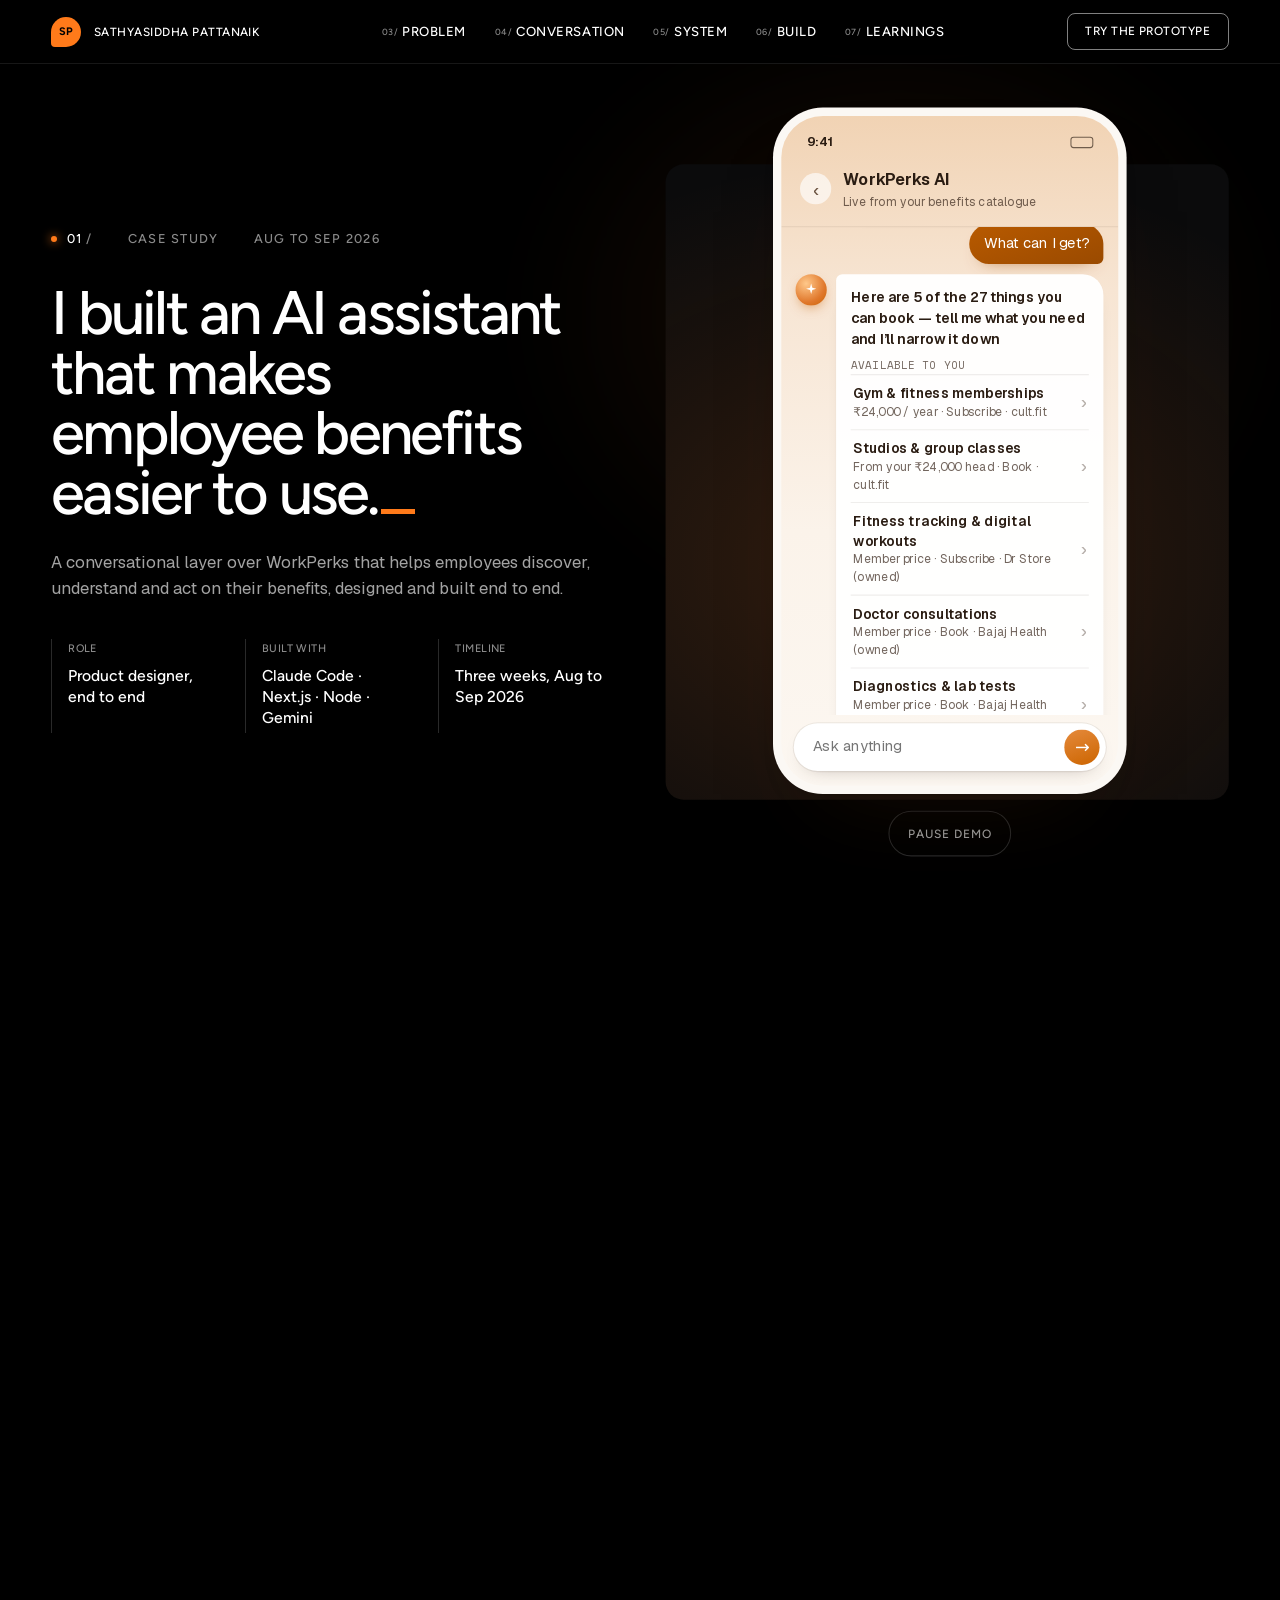
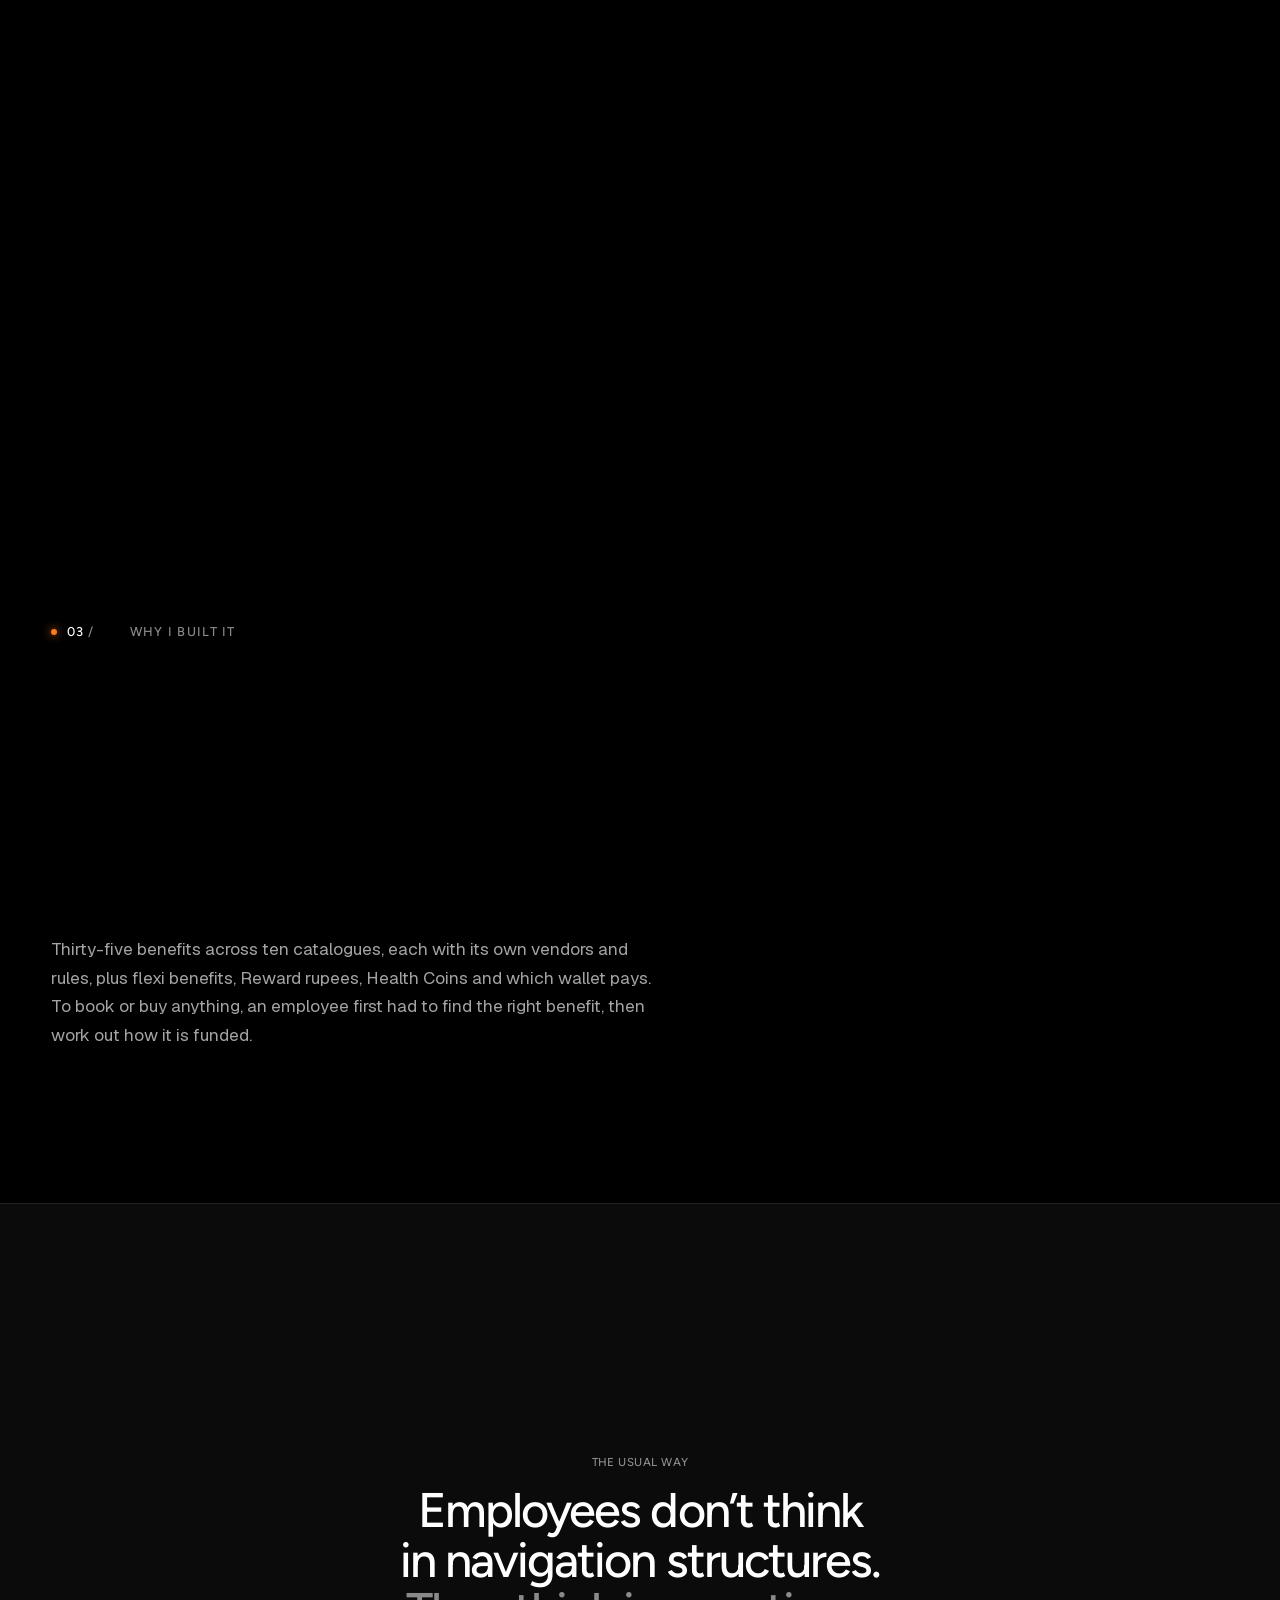
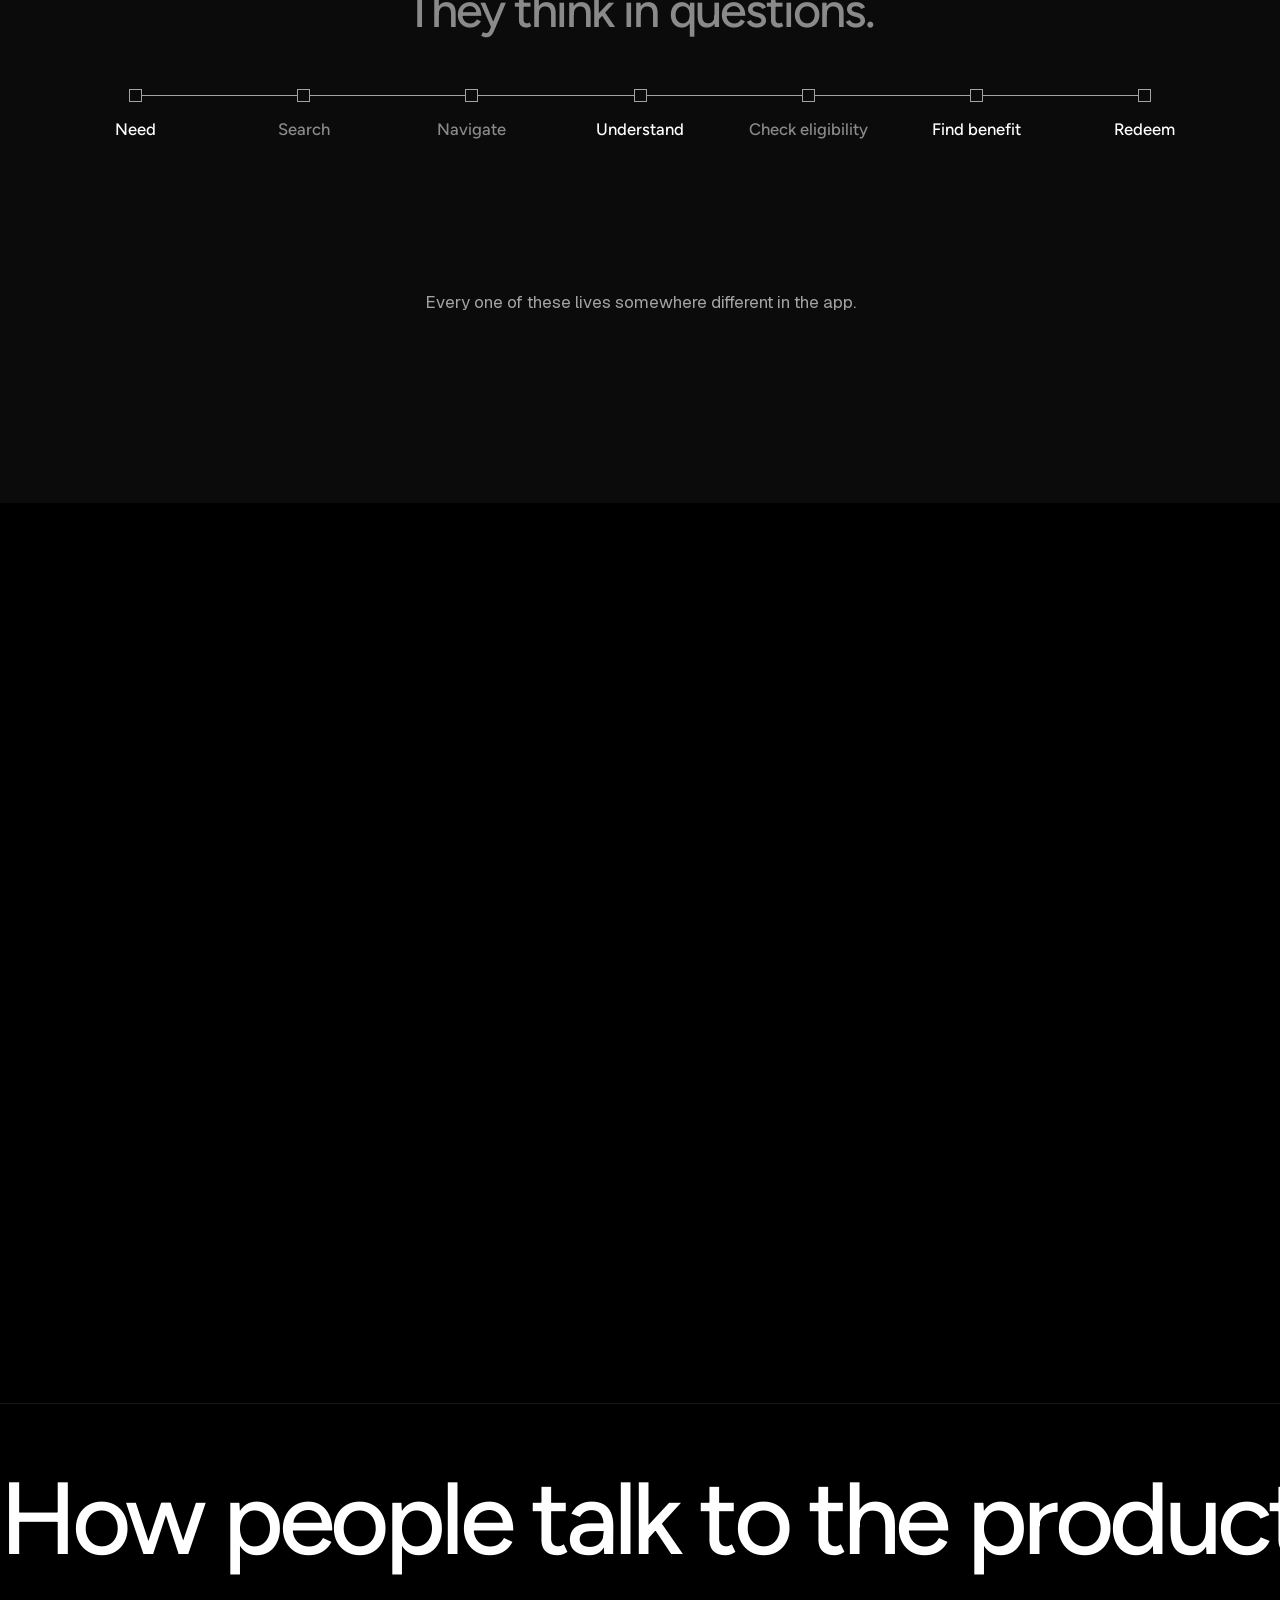
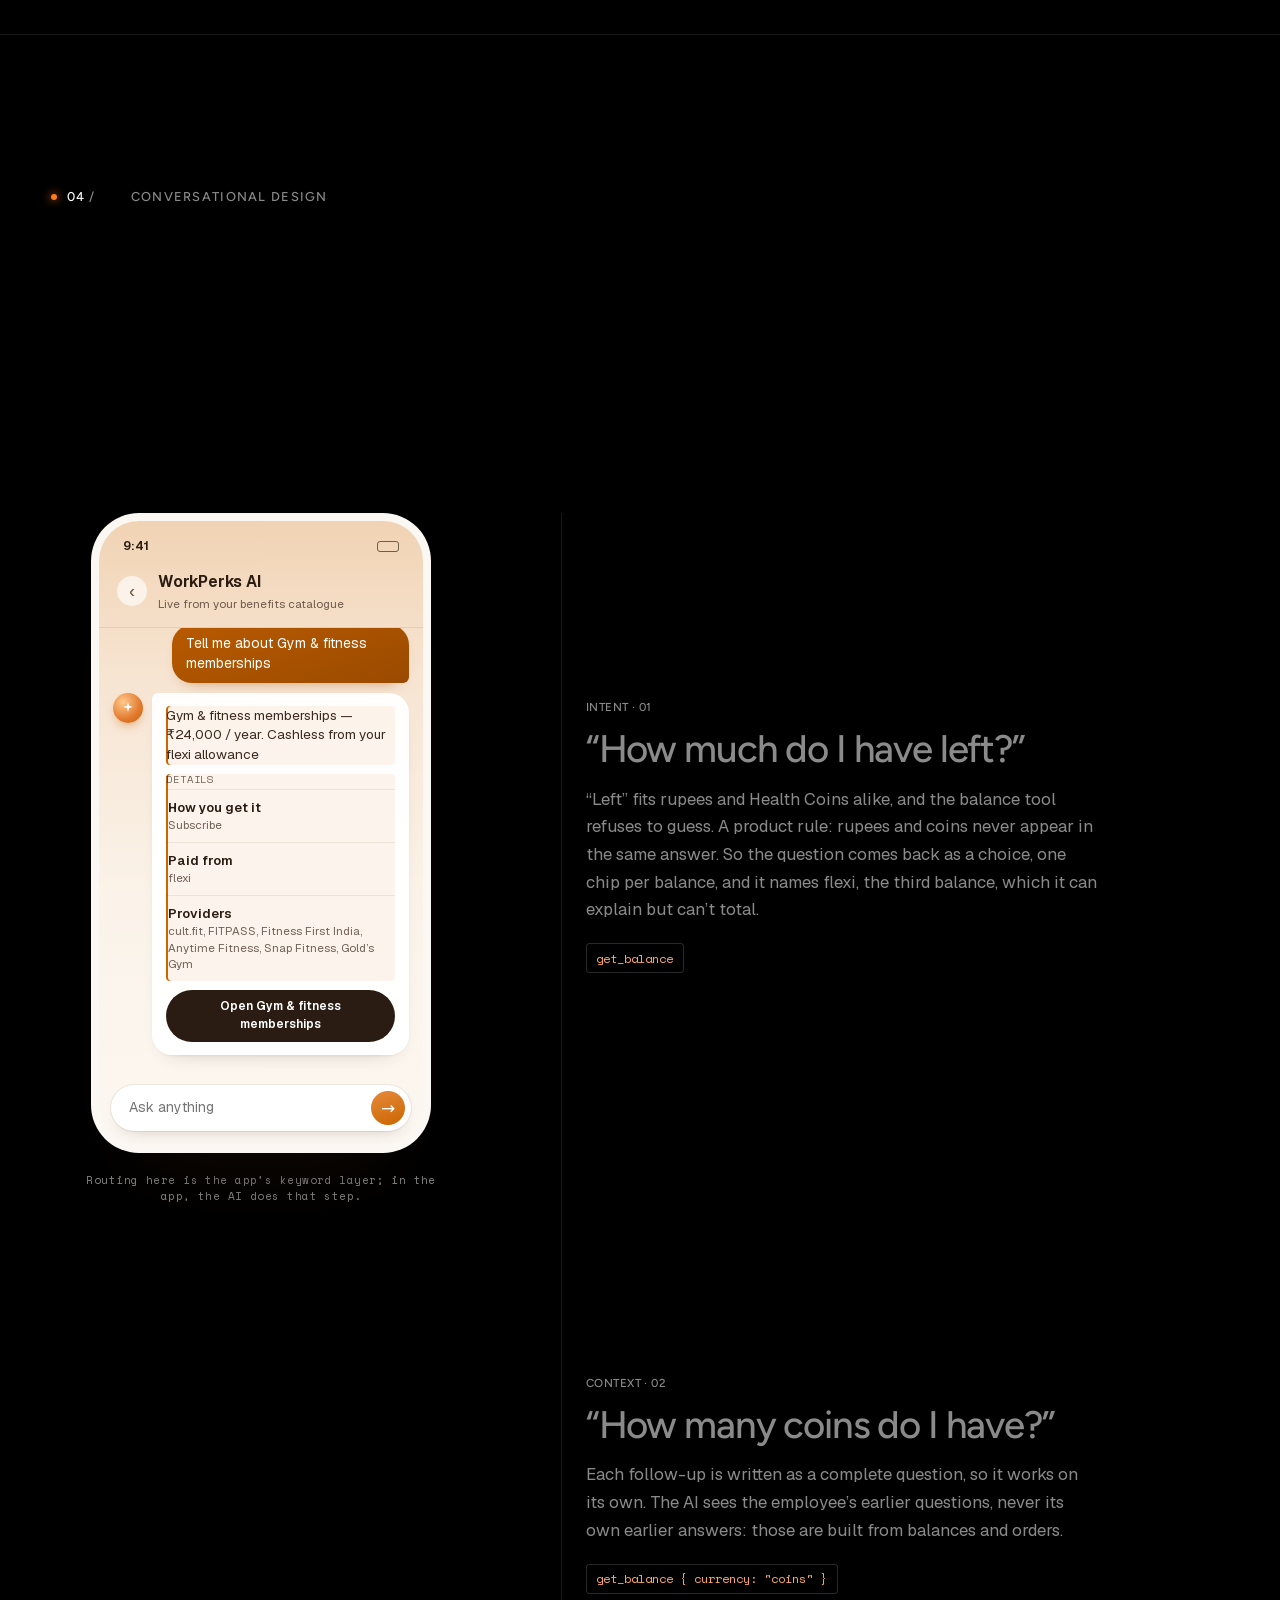
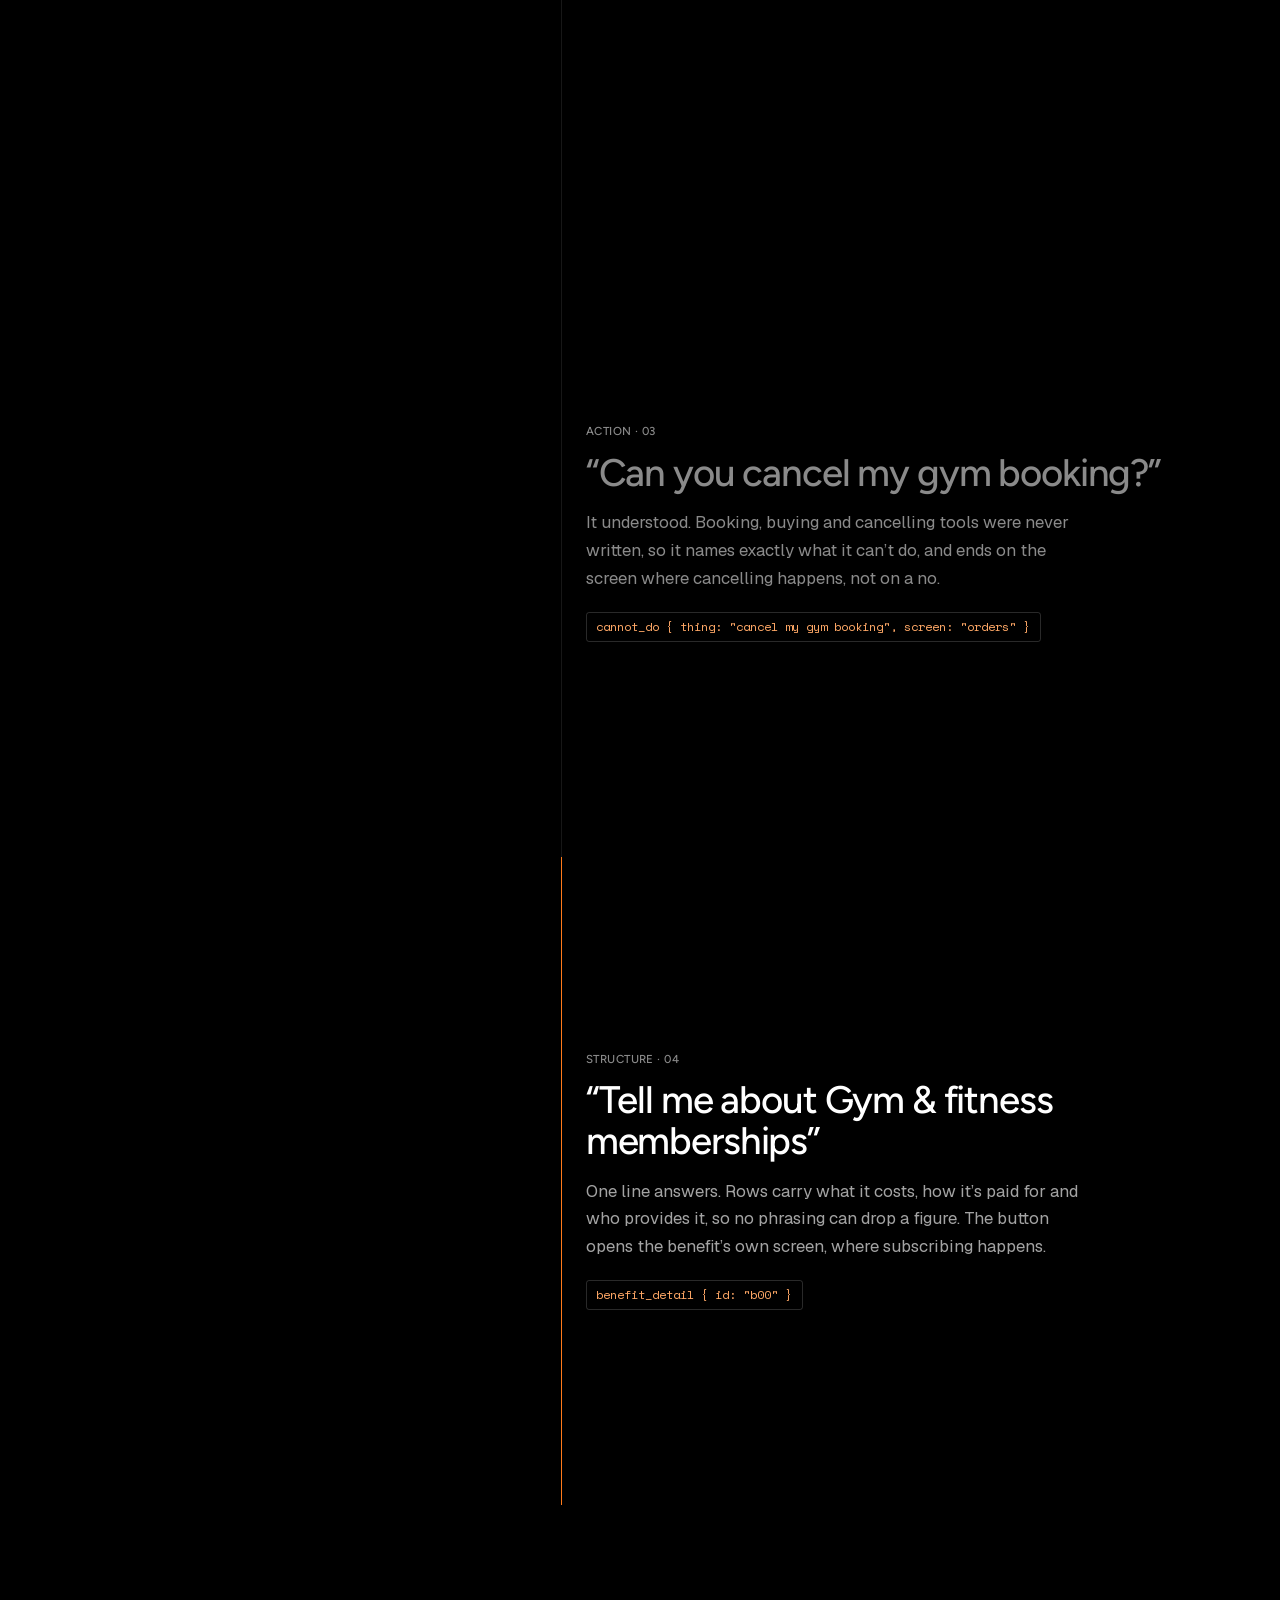
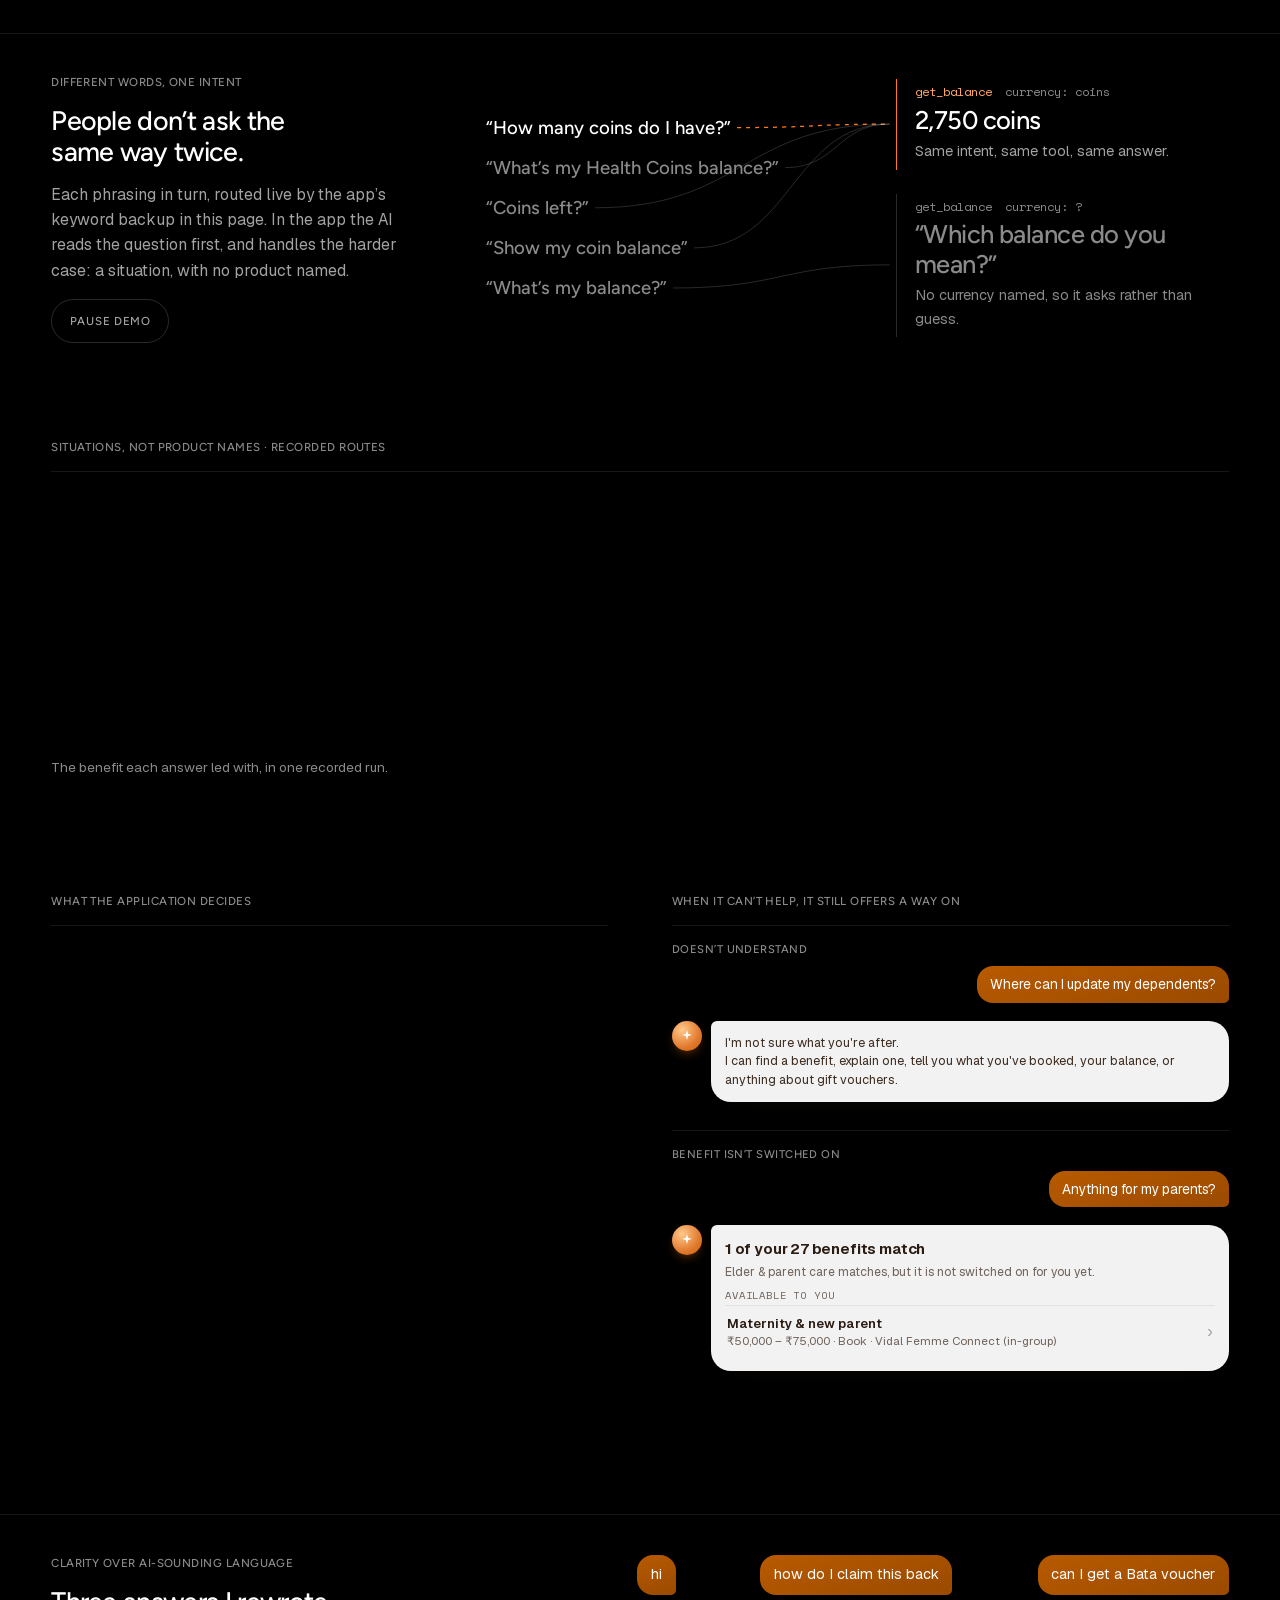
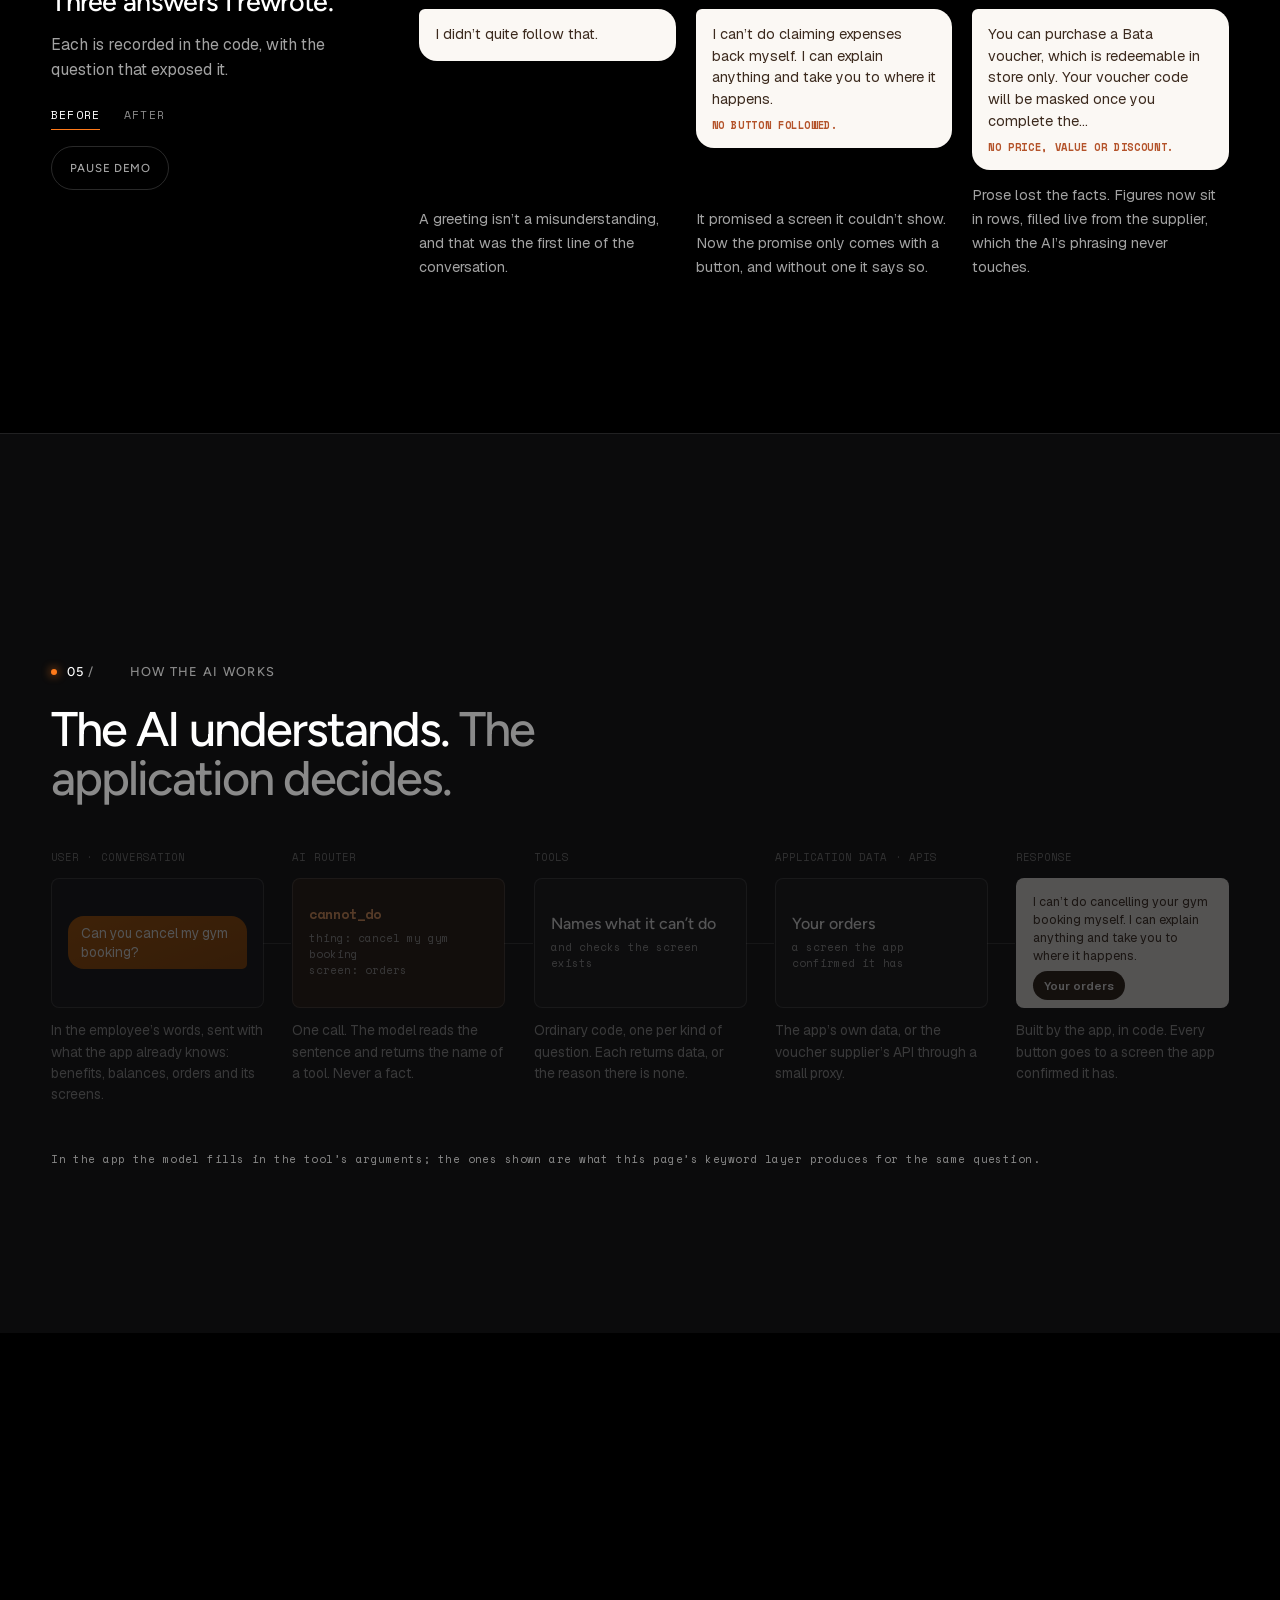
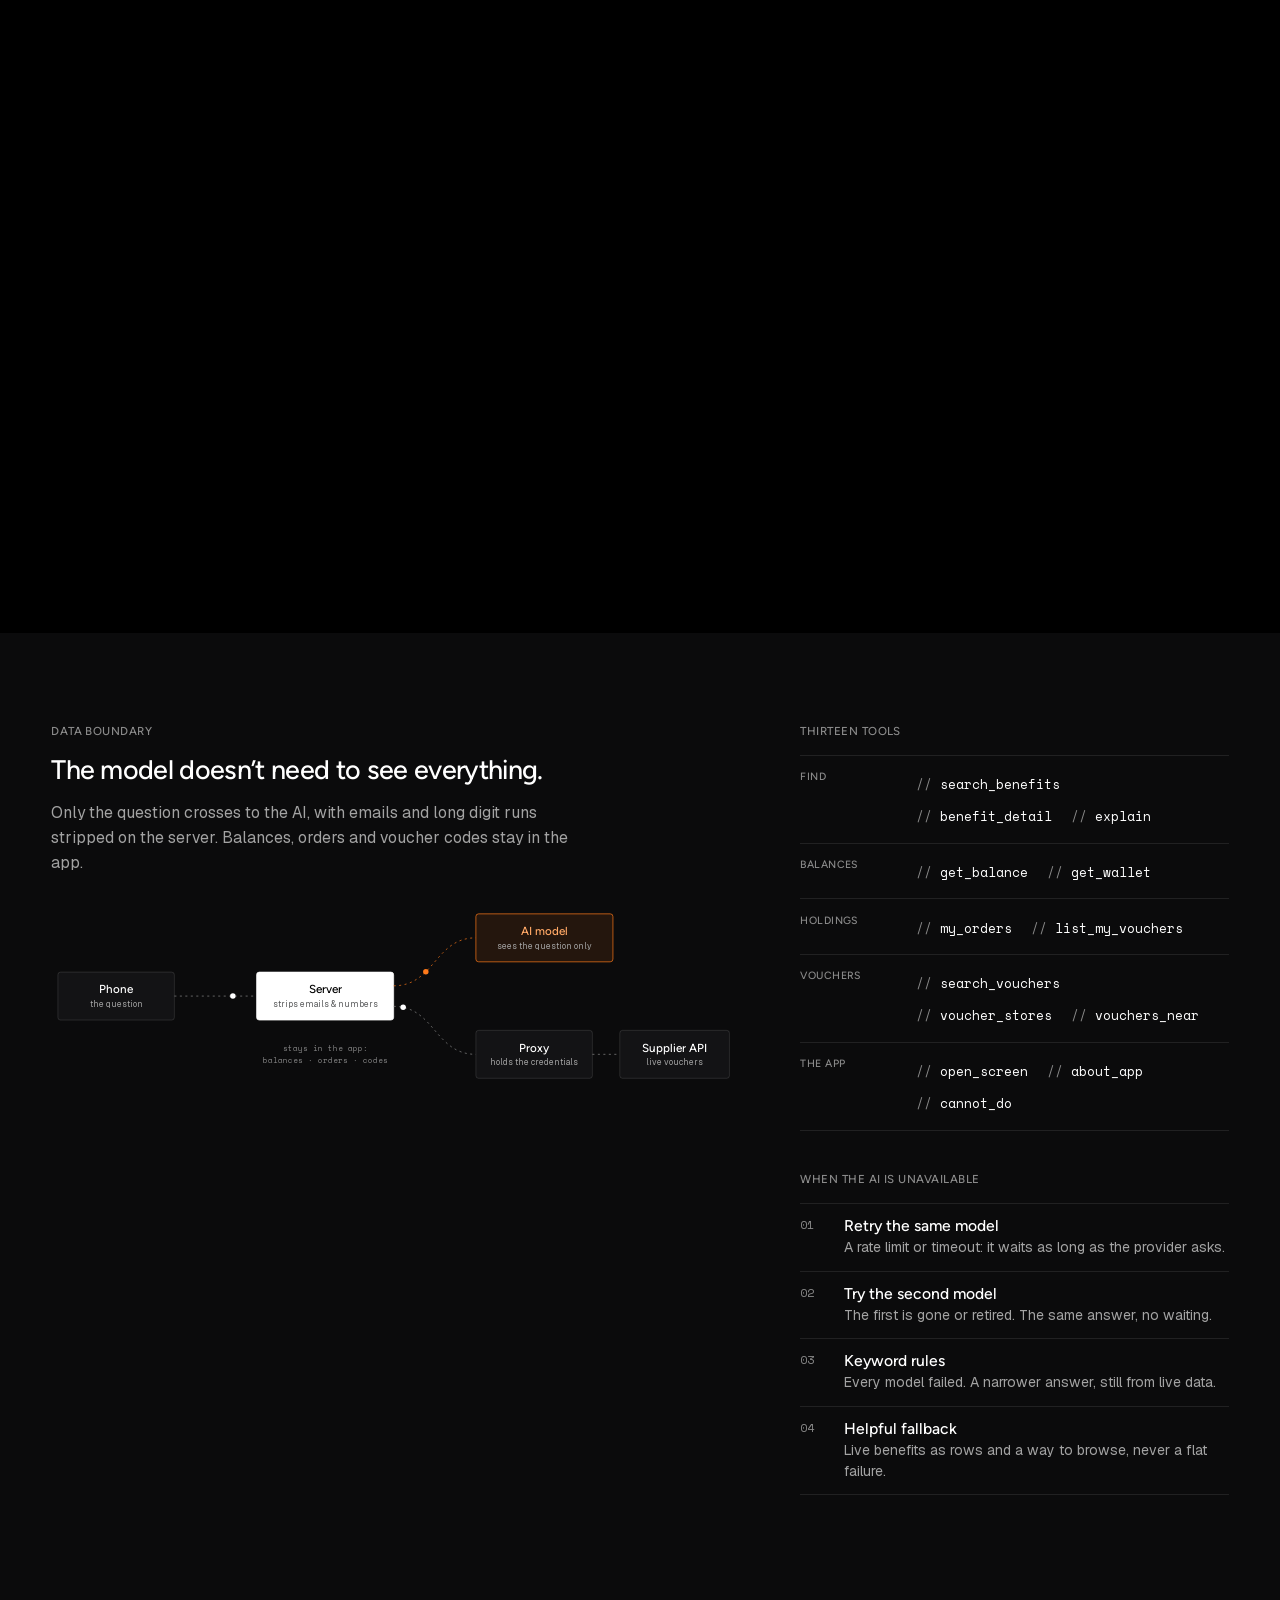
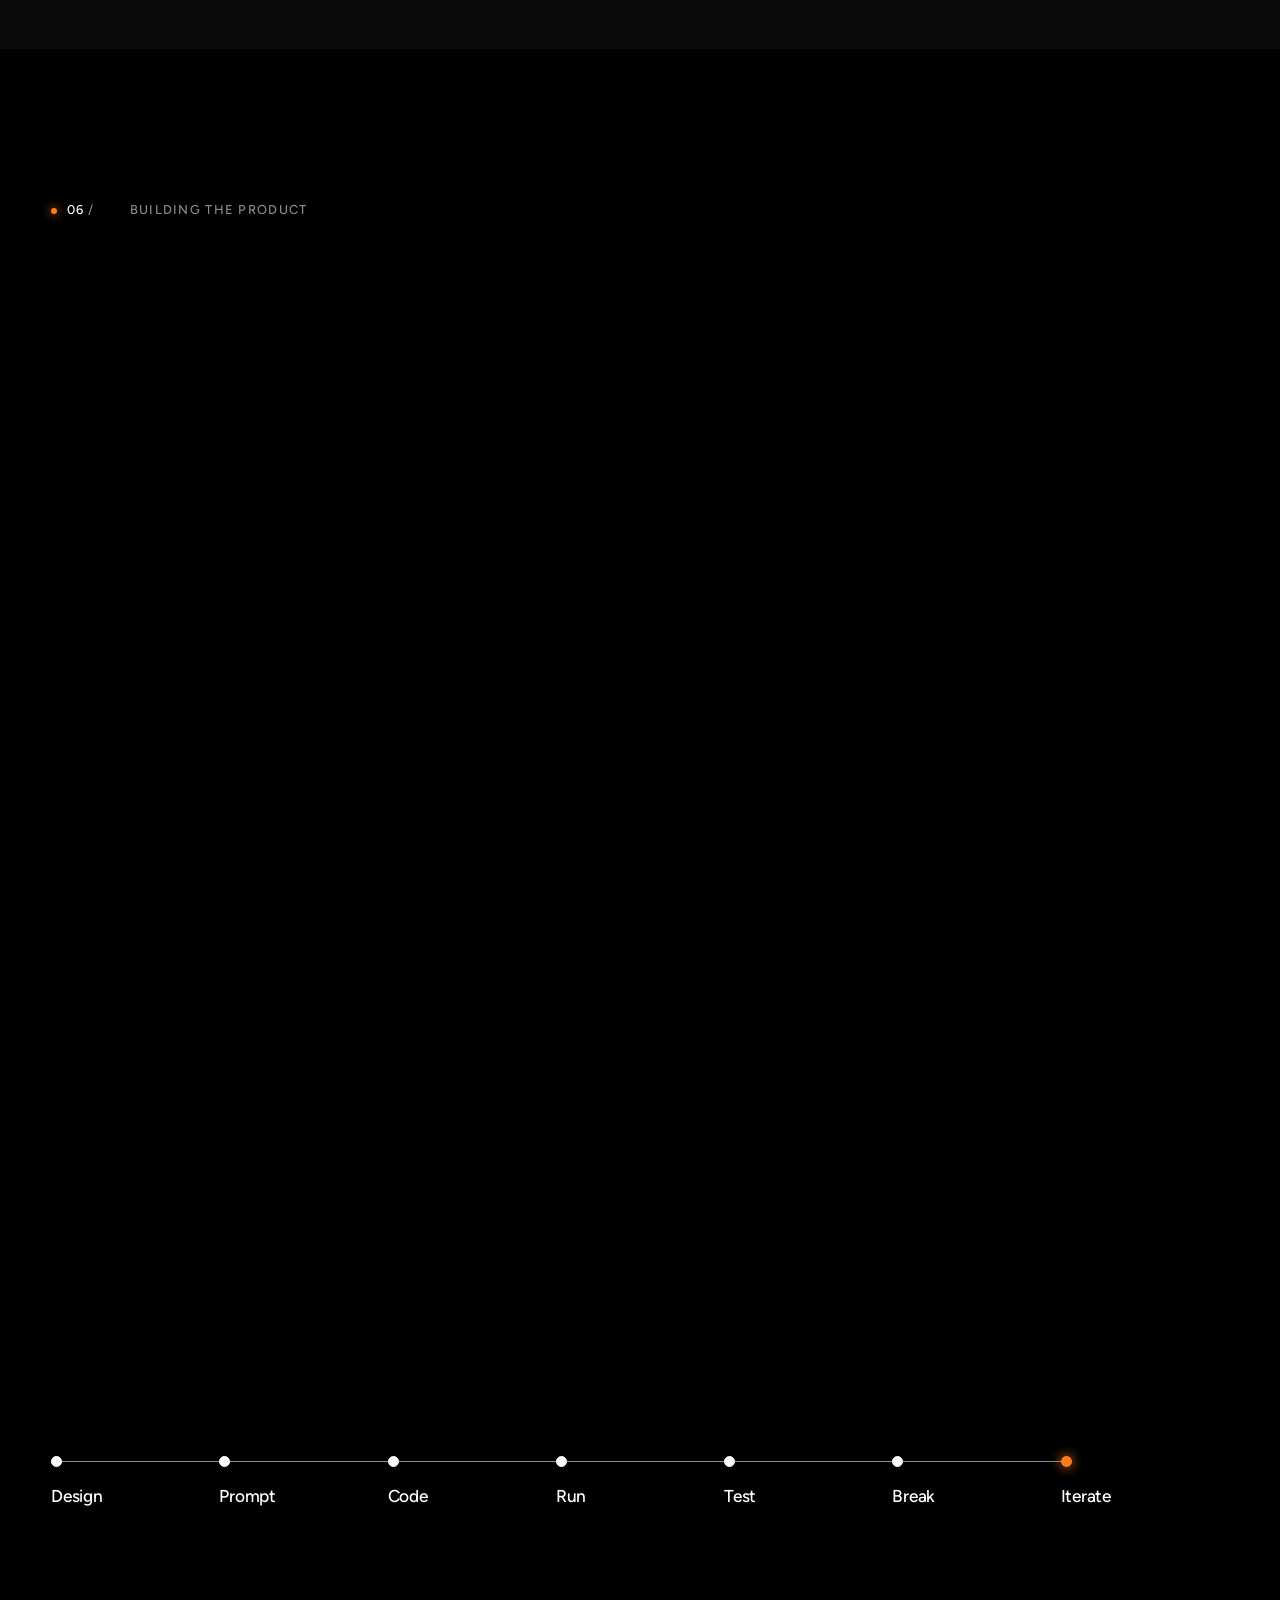
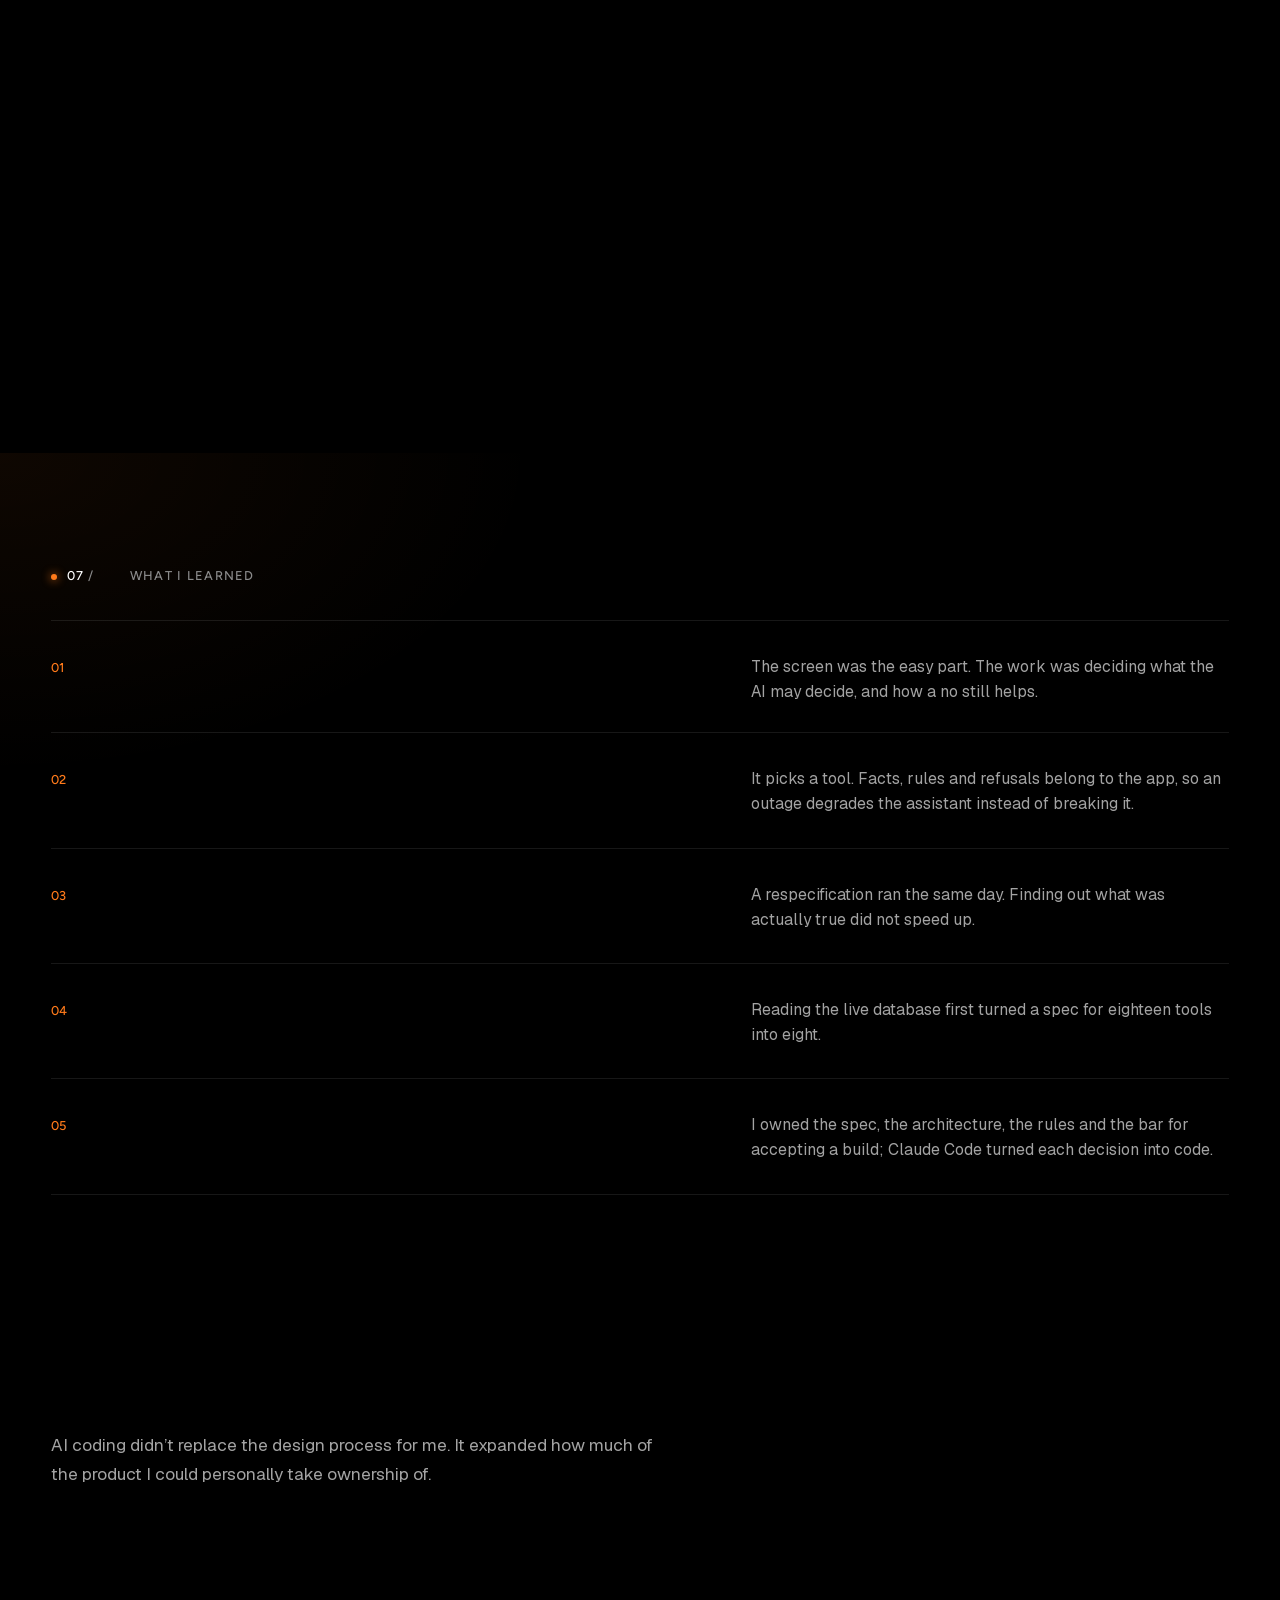
<file: index.html>
<!doctype html>
<html lang="en">
<head>
<meta charset="utf-8">
<meta name="viewport" content="width=device-width, initial-scale=1">
<meta name="color-scheme" content="dark">
<meta name="theme-color" content="#111214">
<link rel="icon" href="data:image/svg+xml,%3Csvg xmlns='http://www.w3.org/2000/svg' viewBox='0 0 32 32'%3E%3Crect width='32' height='32' rx='4' fill='%23111214'/%3E%3Ccircle cx='16' cy='16' r='6' fill='%23FF8A3D'/%3E%3C/svg%3E">
<title>WorkPerks Chatbot, a product design case study</title>
<meta name="description" content="I built an AI assistant that makes employee benefits easier to use, designed and built end to end.">
<link rel="preload" href="public/fonts/figtree-var.woff2" as="font" type="font/woff2" crossorigin>
<link rel="preload" href="public/fonts/Geist-var-latin.woff2" as="font" type="font/woff2" crossorigin>
<link rel="stylesheet" href="fonts.css">
<link rel="stylesheet" href="story.css">
<script>document.documentElement.classList.add('js');</script>
</head>
<body>
<a class="skip" href="#problem">Skip to the case study</a>

<header class="bar" aria-label="Case study">
  <a class="bar-id" href="https://uxsiddha.github.io/home" aria-label="Sathyasiddha Pattanaik, portfolio home"><b>SP</b><span>Sathyasiddha Pattanaik</span></a>
  <nav class="bar-nav" aria-label="Chapters">
    <a class="slink" href="#problem"><sup>03/</sup>Problem</a><a class="slink" href="#conv-design"><sup>04/</sup>Conversation</a><a class="slink" href="#works"><sup>05/</sup>System</a><a class="slink" href="#building"><sup>06/</sup>Build</a><a class="slink" href="#learnings"><sup>07/</sup>Learnings</a>
  </nav>
  <a class="btn btn-solid" href="#try">Try the prototype</a>
  <span class="bar-progress" aria-hidden="true"><i></i></span>
</header>

<main id="main">

<!-- ================================================= 01 HERO -> 02 WHAT I BUILT
     One pinned stage, one phone. The headline gives way to the product as the
     phone crosses the stage; a lighter surface opens behind it. -->
<section class="act-a pin" id="top" data-pin data-span="0.7" aria-labelledby="hero-h">
  <div class="pin-stage">
    <div class="a-surface" aria-hidden="true"></div>
    <div class="wrap a-grid">
      <div class="a-hero">
        <div class="mark"><span>01</span><span>Case study</span><span>Aug to Sep 2026</span></div>
        <h1 id="hero-h" class="h-hero">I built an AI assistant that makes employee benefits easier to use.<span class="cur" aria-hidden="true"></span></h1>
        <p class="lede">A conversational layer over WorkPerks that helps employees discover, understand and act on their benefits, designed and built end to end.</p>
        <dl class="cols">
          <div><dt>Role</dt><dd>Product designer, end to end</dd></div>
          <div><dt>Built with</dt><dd>Claude Code &middot; Next.js &middot; Node &middot; Gemini</dd></div>
          <div><dt>Timeline</dt><dd>Three weeks, Aug to Sep 2026</dd></div>
        </dl>
      </div>
      <div class="a-phone"><div class="phone" id="phone-hero"></div></div>
      <div class="a-built" id="built">
        <div class="mark"><span>02</span><span>What I built</span></div>
        <h2 class="h-sec" id="built-h" tabindex="-1">An assistant inside a corporate benefits app.</h2>
        <p class="body">It finds what the company offers, explains what a benefit covers, reads what an employee already holds, and takes them to the screen where they act.</p>
        <ol class="asks is-auto" id="built-asks" aria-label="The questions the phone is answering">
          <li data-q="What can I get?"><span>Benefits</span>What can I get?</li>
          <li data-q="How many coins do I have?"><span>Balances</span>How many coins do I have?</li>
          <li data-q="What is flexi?"><span>Policy</span>What is flexi?</li>
          <li data-q="Show me my orders."><span>Holdings</span>Show me my orders.</li>
          <li data-q="Can I get a voucher?"><span>Vouchers</span>Can I get a voucher?</li>
        </ol>
        <p class="fine">The prototype&rsquo;s own tools and renderer, running in this page.</p>
      </div>
    </div>
  </div>
</section>

<!-- ================================================= 03 WHY I BUILT IT -->
<section class="sec problem" id="problem" aria-labelledby="problem-h">
  <div class="wrap">
    <div class="mark"><span>03</span><span>Why I built it</span></div>
    <h2 id="problem-h" class="h-statement rv">The problem wasn&rsquo;t a lack of benefits. <em>It was the effort required to use them.</em></h2>
    <div class="pb-row">
      <p class="body">Thirty-five benefits across ten catalogues, each with its own vendors and rules, plus flexi benefits, Reward rupees, Health Coins and which wallet pays. To book or buy anything, an employee first had to find the right benefit, then work out how it is funded.</p>
      <dl class="figs">
        <div><dt>Benefits</dt><dd>35</dd></div>
        <div><dt>Catalogues</dt><dd>10</dd></div>
        <div><dt>Currencies</dt><dd>3</dd></div>
      </dl>
    </div>
  </div>
</section>

<!-- the usual journey collapses into one question -->
<section class="act-c pin" id="journey" data-pin data-span="0.75" aria-labelledby="journey-h">
  <div class="pin-stage">
    <div class="wrap c-wrap">
      <div class="c-head">
        <p class="kicker"><span class="c-l0">The usual way</span><span class="c-l1">With the assistant</span></p>
        <h2 id="journey-h" class="h-sec">Employees don&rsquo;t think in navigation structures. <em>They think in questions.</em></h2>
      </div>
      <div class="c-flow">
        <p class="c-old">Need &middot; Search &middot; Navigate &middot; Understand &middot; Check eligibility &middot; Find benefit &middot; Redeem</p>
        <ol class="c-steps" aria-label="The journey, before and after">
          <li class="keep"><i></i><span>Need</span></li>
          <li class="drop"><i></i><span>Search</span></li>
          <li class="drop"><i></i><span>Navigate</span></li>
          <li class="swap"><i></i><span class="a">Understand</span><span class="b">Ask</span></li>
          <li class="drop"><i></i><span>Check eligibility</span></li>
          <li class="swap"><i></i><span class="a">Find benefit</span><span class="b">Understand</span></li>
          <li class="swap"><i></i><span class="a">Redeem</span><span class="b">Act</span></li>
        </ol>
        <div class="c-ask" aria-hidden="true"><span class="c-typed" id="c-typed">Can I use this for Cult?</span><i>&rarr;</i></div>
      </div>
      <p class="c-note"><span class="c-n0">Every one of these lives somewhere different in the app.</span><span class="c-n1">In the assistant, they all start in the same place.</span></p>
    </div>
  </div>
</section>

<div class="band" aria-hidden="true"><div class="band-track"><span>How people talk to the product</span><i></i><span>How people talk to the product</span><i></i><span>How people talk to the product</span><i></i><span>How people talk to the product</span><i></i></div></div>

<!-- ================================================= 04 CONVERSATIONAL DESIGN -->
<section class="sec cd" id="conv-design" aria-labelledby="cd-h">
  <div class="wrap cd-intro">
    <div class="mark"><span>04</span><span>Conversational design</span></div>
    <h2 id="cd-h" class="h-statement rv">I didn&rsquo;t just design the chat interface. <em>I designed how users communicate with the product.</em></h2>
  </div>
  <div class="wrap story" id="story">
    <div class="story-phone">
      <div class="story-stick">
        <div class="phone" id="phone-cd"></div>
        <figure class="cd-app" id="cd-app" aria-hidden="true"><img alt="" loading="lazy" decoding="async"></figure>
        <p class="story-src">Routing here is the app&rsquo;s keyword layer; in the app, the AI does that step.</p>
      </div>
    </div>
    <ol class="story-steps" id="story-steps">
      <li data-step="0">
        <p class="st-k">Intent &middot; 01</p>
        <h3>&ldquo;How much do I have left?&rdquo;</h3>
        <p>&ldquo;Left&rdquo; fits rupees and Health Coins alike, and the balance tool refuses to guess. A product rule: rupees and coins never appear in the same answer. So the question comes back as a choice, one chip per balance, and it names flexi, the third balance, which it can explain but can&rsquo;t total.</p>
        <code class="st-route"></code>
      </li>
      <li data-step="1">
        <p class="st-k">Context &middot; 02</p>
        <h3>&ldquo;How many coins do I have?&rdquo;</h3>
        <p>Each follow-up is written as a complete question, so it works on its own. The AI sees the employee&rsquo;s earlier questions, never its own earlier answers: those are built from balances and orders.</p>
        <code class="st-route"></code>
      </li>
      <li data-step="2">
        <p class="st-k">Action &middot; 03</p>
        <h3>&ldquo;Can you cancel my gym booking?&rdquo;</h3>
        <p>It understood. Booking, buying and cancelling tools were never written, so it names exactly what it can&rsquo;t do, and ends on the screen where cancelling happens, not on a no.</p>
        <code class="st-route"></code>
      </li>
      <li data-step="3">
        <p class="st-k">Structure &middot; 04</p>
        <h3>&ldquo;Tell me about Gym &amp; fitness memberships&rdquo;</h3>
        <p>One line answers. Rows carry what it costs, how it&rsquo;s paid for and who provides it, so no phrasing can drop a figure. The button opens the benefit&rsquo;s own screen, where subscribing happens.</p>
        <code class="st-route"></code>
      </li>
    </ol>
  </div>

  <div class="wrap phr">
    <div class="phr-l">
      <p class="kicker">Different words, one intent</p>
      <h3 class="h-sub">People don&rsquo;t ask the same way twice.</h3>
      <p class="body-sm">Each phrasing in turn, routed live by the app&rsquo;s keyword backup in this page. In the app the AI reads the question first, and handles the harder case: a situation, with no product named.</p>
    </div>
    <div class="cv" id="cv">
      <ul class="cv-says" aria-label="Ways of asking"></ul>
      <svg class="cv-lines" aria-hidden="true"></svg>
      <div class="cv-outs">
        <div class="cv-out" data-out="coins"><p class="cv-tool">get_balance <i>currency: coins</i></p><p class="cv-ans">2,750 coins</p><p class="cv-why">Same intent, same tool, same answer.</p></div>
        <div class="cv-out" data-out="ask"><p class="cv-tool">get_balance <i>currency: ?</i></p><p class="cv-ans">&ldquo;Which balance do you mean?&rdquo;</p><p class="cv-why">No currency named, so it asks rather than guess.</p></div>
      </div>
    </div>
  </div>

  <div class="wrap rec">
    <p class="kicker">Situations, not product names &middot; recorded routes</p>
    <ol class="cv-rec" aria-label="Recorded routes">
      <li><q>cough that won&rsquo;t go away, don&rsquo;t want a waiting room</q><b>Doctor consultations</b><i class="ok">Right</i></li>
      <li><q>trying to give up cigarettes for months</q><b>Health programmes &amp; assessments</b><i class="ok">Right</i></li>
      <li><q>tablets every day for my blood pressure</q><b>Pharmacy &amp; medical supplies</b><i class="ok">Right</i></li>
      <li><q>sleeping badly, running on empty</q><b>Digital challenges</b><i class="no">Wrong &rarr; Employee Assistance Programme</i></li>
    </ol>
    <p class="fine">The benefit each answer led with, in one recorded run.</p>
  </div>

  <div class="wrap trust">
    <div class="tr">
      <p class="kicker">What the application decides</p>
      <dl class="scope">
        <div><dt>It understands</dt><dd>Questions about benefits, balances, orders, gift vouchers and the app itself.</dd></div>
        <div><dt>It can</dt><dd>Find, explain, read what you hold, and open the screen where you act.</dd></div>
        <div><dt>It cannot</dt><dd>Book, buy, cancel or change a declaration. Those tools were never written.</dd></div>
        <div><dt>It never</dt><dd>Shows a full voucher code, adds rupees to coins, invents an address, or answers from memory.</dd></div>
      </dl>
    </div>
    <div class="tr tr-mini">
      <p class="kicker">When it can&rsquo;t help, it still offers a way on</p>
      <div class="mini" data-voice="Where can I update my dependents?" data-take="2"><p class="label">Doesn&rsquo;t understand</p></div>
      <div class="mini" data-voice="Anything for my parents?" data-take="2"><p class="label">Benefit isn&rsquo;t switched on</p></div>
    </div>
  </div>

  <div class="wrap ba-wrap">
    <div class="ba-head">
      <p class="kicker">Clarity over AI-sounding language</p>
      <h3 class="h-sub">Three answers I rewrote.</h3>
      <p class="body-sm">Each is recorded in the code, with the question that exposed it.</p>
      <p class="ba-switch" aria-hidden="true"><span data-ba="before" class="is-on">Before</span><span data-ba="after">After</span></p>
    </div>
    <ol class="ba" id="ba">
      <li>
        <p class="ba-q">hi</p>
        <div class="ba-b is-before"><p>I didn&rsquo;t quite follow that.</p></div>
        <div class="ba-b is-after"><p>I can find a benefit, explain one, tell you what you&rsquo;ve booked, your balance, or anything about gift vouchers.</p><p class="ba-chips"><i>What can I get?</i><i>What have I booked?</i><i>What vouchers do I have?</i></p></div>
        <p class="ba-why">A greeting isn&rsquo;t a misunderstanding, and that was the first line of the conversation.</p>
      </li>
      <li>
        <p class="ba-q">how do I claim this back</p>
        <div class="ba-b is-before"><p>I can&rsquo;t do claiming expenses back myself. I can explain anything and take you to where it happens.</p><p class="ba-miss">No button followed.</p></div>
        <div class="ba-b is-after"><p class="ba-lbl">When there&rsquo;s no screen to offer</p><p>I can&rsquo;t do claiming expenses back myself, and there is no screen in this app for it. I can explain how it works, or find you something else.</p></div>
        <p class="ba-why">It promised a screen it couldn&rsquo;t show. Now the promise only comes with a button, and without one it says so.</p>
      </li>
      <li>
        <p class="ba-q">can I get a Bata voucher</p>
        <div class="ba-b is-before"><p>You can purchase a Bata voucher, which is redeemable in store only. Your voucher code will be masked once you complete the&hellip;</p><p class="ba-miss">No price, value or discount.</p></div>
        <div class="ba-b is-after"><p>Yes, Bata is available at <i class="ba-f">price</i>, redeemed <i class="ba-f">where</i>.</p><p class="ba-rows"><span>Value</span><span>Redeemed</span><span>In stock</span></p><p class="ba-chips"><i>Where can I use my Bata voucher?</i></p></div>
        <p class="ba-why">Prose lost the facts. Figures now sit in rows, filled live from the supplier, which the AI&rsquo;s phrasing never touches.</p>
      </li>
    </ol>
  </div>
</section>

<!-- ================================================= 05 HOW THE AI WORKS -->
<section class="act-e pin" id="works" data-pin data-span="0.75" aria-labelledby="works-h">
  <div class="pin-stage">
    <div class="wrap e-wrap">
      <div class="e-head">
        <div class="mark"><span>05</span><span>How the AI works</span></div>
        <h2 id="works-h" class="h-sec">The AI understands. <em>The application decides.</em></h2>
      </div>
      <ol class="sys" id="sys" aria-label="One question, through the system">
        <li data-k="0"><span class="sys-k">User &middot; conversation</span><div class="sys-node"><p class="sys-me">Can you cancel my gym booking?</p></div><p class="sys-p">In the employee&rsquo;s words, sent with what the app already knows: benefits, balances, orders and its screens.</p></li>
        <li data-k="1"><span class="sys-k">AI router</span><div class="sys-node is-ai"><code>cannot_do</code><small>thing: cancel my gym booking<br>screen: orders</small></div><p class="sys-p">One call. The model reads the sentence and returns the name of a tool. Never a fact.</p></li>
        <li data-k="2"><span class="sys-k">Tools</span><div class="sys-node"><b>Names what it can&rsquo;t do</b><small>and checks the screen exists</small></div><p class="sys-p">Ordinary code, one per kind of question. Each returns data, or the reason there is none.</p></li>
        <li data-k="3"><span class="sys-k">Application data &middot; APIs</span><div class="sys-node"><b>Your orders</b><small>a screen the app confirmed it has</small></div><p class="sys-p">The app&rsquo;s own data, or the voucher supplier&rsquo;s API through a small proxy.</p></li>
        <li data-k="4"><span class="sys-k">Response</span><div class="sys-node is-out"><p>I can&rsquo;t do cancelling your gym booking myself. I can explain anything and take you to where it happens.</p><span class="sys-btn">Your orders</span></div><p class="sys-p">Built by the app, in code. Every button goes to a screen the app confirmed it has.</p></li>
      </ol>
      <p class="sys-note">In the app the model fills in the tool&rsquo;s arguments; the ones shown are what this page&rsquo;s keyword layer produces for the same question.</p>
    </div>
  </div>
</section>

<section class="sec sys-more" aria-label="The system in detail">
  <div class="wrap sm-grid">
    <div class="sm-data">
      <p class="kicker">Data boundary</p>
      <h3 class="h-sub">The model doesn&rsquo;t need to see everything.</h3>
      <p class="body-sm">Only the question crosses to the AI, with emails and long digit runs stripped on the server. Balances, orders and voucher codes stay in the app.</p>
      <div class="df-scroll" tabindex="0" aria-label="Data flow diagram, scrolls sideways on small screens"><svg class="dataflow" viewBox="0 0 1000 260" role="img" aria-labelledby="df-t">
        <title id="df-t">The question goes from the phone to the server, which strips personal details and sends only the question to the AI. Balances, orders and codes never leave the app. Vouchers come from the supplier through a proxy that holds the credentials.</title>
        <rect class="df-box" x="10" y="95" width="170" height="70" rx="4"/><text class="df-t" x="95" y="126">Phone</text><text class="df-s" x="95" y="146">the question</text>
        <rect class="df-box df-dark" x="300" y="95" width="200" height="70" rx="4"/><text class="df-t df-inv" x="400" y="126">Server</text><text class="df-s df-inv2" x="400" y="146">strips emails &amp; numbers</text>
        <rect class="df-box df-ai" x="620" y="10" width="200" height="70" rx="4"/><text class="df-t df-acc" x="720" y="41">AI model</text><text class="df-s" x="720" y="61">sees the question only</text>
        <rect class="df-box" x="620" y="180" width="170" height="70" rx="4"/><text class="df-t" x="705" y="211">Proxy</text><text class="df-s" x="705" y="231">holds the credentials</text>
        <rect class="df-box" x="830" y="180" width="160" height="70" rx="4"/><text class="df-t" x="910" y="211">Supplier API</text><text class="df-s" x="910" y="231">live vouchers</text>
        <path class="df-line" id="df1" d="M180 130 H300"/>
        <path class="df-line df-acc" id="df2" d="M500 115 C 560 115, 560 45, 620 45"/>
        <path class="df-line" id="df3" d="M500 145 C 560 145, 560 215, 620 215"/>
        <path class="df-line" id="df4" d="M790 215 H830"/>
        <circle class="df-dot" r="4"><animateMotion dur="2.6s" repeatCount="indefinite"><mpath href="#df1"/></animateMotion></circle>
        <circle class="df-dot df-acc" r="4"><animateMotion dur="2.6s" begin="0.9s" repeatCount="indefinite"><mpath href="#df2"/></animateMotion></circle>
        <circle class="df-dot" r="4"><animateMotion dur="2.6s" begin="1.6s" repeatCount="indefinite"><mpath href="#df3"/></animateMotion></circle>
        <text class="df-k" x="400" y="210">stays in the app:</text><text class="df-k" x="400" y="228">balances &middot; orders &middot; codes</text>
      </svg></div>
      <p class="df-hint" aria-hidden="true">Swipe to see the AI and the proxy &rarr;</p>
    </div>
    <div class="sm-side">
      <p class="kicker">Thirteen tools</p>
      <dl class="tools">
        <div><dt>Find</dt><dd><code>search_benefits</code> <code>benefit_detail</code> <code>explain</code></dd></div>
        <div><dt>Balances</dt><dd><code>get_balance</code> <code>get_wallet</code></dd></div>
        <div><dt>Holdings</dt><dd><code>my_orders</code> <code>list_my_vouchers</code></dd></div>
        <div><dt>Vouchers</dt><dd><code>search_vouchers</code> <code>voucher_stores</code> <code>vouchers_near</code></dd></div>
        <div><dt>The app</dt><dd><code>open_screen</code> <code>about_app</code> <code>cannot_do</code></dd></div>
      </dl>
      <p class="kicker k-gap">When the AI is unavailable</p>
      <ol class="ladder">
        <li><b>Retry the same model</b><span>A rate limit or timeout: it waits as long as the provider asks.</span></li>
        <li><b>Try the second model</b><span>The first is gone or retired. The same answer, no waiting.</span></li>
        <li><b>Keyword rules</b><span>Every model failed. A narrower answer, still from live data.</span></li>
        <li><b>Helpful fallback</b><span>Live benefits as rows and a way to browse, never a flat failure.</span></li>
      </ol>
    </div>
  </div>
</section>

<!-- ================================================= 06 BUILDING THE PRODUCT -->
<section class="sec building" id="building" aria-labelledby="build-h">
  <div class="wrap">
    <div class="mark"><span>06</span><span>Building the product</span></div>
    <h2 id="build-h" class="h-statement rv">I didn&rsquo;t hand the design off to engineering. <em>I built the system I was designing.</em></h2>
  </div>
  <div class="screens" id="screens">
    <figure class="scr scr-1"><img src="public/screens/08-gym-detail.webp" width="840" height="1777" alt="The Gym &amp; fitness memberships screen in the employee app, with a Subscribe button." loading="lazy" decoding="async"><figcaption><span>Benefit screen</span>Where &ldquo;Open Gym &amp; fitness memberships&rdquo; lands</figcaption></figure>
    <figure class="scr scr-2"><img src="public/screens/07-orders-screen.webp" width="840" height="1777" alt="The Orders screen in the employee app: an active gym membership and an upcoming lab test." loading="lazy" decoding="async"><figcaption><span>Orders screen</span>Where &ldquo;Your orders&rdquo; lands</figcaption></figure>
    <figure class="scr scr-3"><img src="public/screens/06-voucher-catalogue.webp" width="840" height="1760" alt="The voucher answer in the app: brands with their values and stock, read live from the supplier." loading="lazy" decoding="async"><figcaption><span>Live vouchers</span>Brands, values and stock, read from the supplier</figcaption></figure>
  </div>
  <div class="wrap">
    <ol class="loop" id="loop" aria-label="The loop"><li>Design</li><li>Prompt</li><li>Code</li><li>Run</li><li>Test</li><li>Break</li><li>Iterate</li></ol>
    <dl class="cols cols-3 facts">
      <div><dt>Spec revisions</dt><dd><span class="big"><span data-count="3">3</span></span>in three weeks, each rewritten against what the live systems returned.</dd></div>
      <div><dt>Tools to build</dt><dd><span class="big"><span data-count="18">18</span>&rarr;<span data-count="8">8</span></span>The first spec asked for 18. Reading the database first showed ten already existed.</dd></div>
      <div><dt>Defects found</dt><dd><span class="big"><span data-count="9">9</span></span>by a separate agent auditing the build against the spec.</dd></div>
    </dl>
    <div class="who">
      <div><p class="kicker">What I brought</p><p>The architecture, the rules it cannot break, reading the live schema before specifying against it, and reversing on evidence: the spec had it issuing vouchers, until three of six orders arrived under the wrong brand.</p></div>
      <div><p class="kicker">What Claude Code brought</p><p>The code, from the React screen to the proxy and the test suite, and the documents. A respecification in the morning came back running the same day.</p></div>
    </div>
  </div>
</section>

<!-- ================================================= 07 WHAT I LEARNED -->
<section class="sec learnings" id="learnings" aria-labelledby="learn-h">
  <div class="wrap">
    <div class="mark"><span>07</span><span>What I learned</span></div>
    <h2 id="learn-h" class="visually-hidden">What I learned</h2>
    <ol class="learn" id="learn">
      <li><h3 class="rv">AI UX is behaviour design.</h3><p>The screen was the easy part. The work was deciding what the AI may decide, and how a no still helps.</p></li>
      <li><h3 class="rv">The model should not own the product&rsquo;s data or business rules.</h3><p>It picks a tool. Facts, rules and refusals belong to the app, so an outage degrades the assistant instead of breaking it.</p></li>
      <li><h3 class="rv">Building became faster, but verification became more important.</h3><p>A respecification ran the same day. Finding out what was actually true did not speed up.</p></li>
      <li><h3 class="rv">Real systems reveal constraints that static designs cannot.</h3><p>Reading the live database first turned a spec for eighteen tools into eight.</p></li>
      <li><h3 class="rv">AI coding expanded how much of the product I could take ownership of.</h3><p>I owned the spec, the architecture, the rules and the bar for accepting a build; Claude Code turned each decision into code.</p></li>
    </ol>
    <div class="finale">
      <p class="h-sec rv">From designing the interface <em>to designing the entire product behaviour.</em></p>
      <p class="body">AI coding didn&rsquo;t replace the design process for me. It expanded how much of the product I could personally take ownership of.</p>
    </div>
  </div>
</section>

<!-- ================================================= 08 DISCOVERIES -->
<section class="sec discoveries" id="discoveries" aria-labelledby="disc-h">
  <div class="wrap">
    <div class="mark"><span>08</span><span>Real-world discoveries</span></div>
    <h2 id="disc-h" class="h-sec">Reality doesn&rsquo;t behave like documentation.</h2>
    <p class="body">Six supplier behaviours the integration guide doesn&rsquo;t document, found by running the integration on the account I had access to.</p>
    <ol class="disc">
      <li class="disc-h" aria-hidden="true"><span>Expected</span><span>Observed</span><span>Decision</span></li>
      <li><span>A non-zero code means the order failed.</span><span>The order was queued, not rejected. Reissuing it buys a second voucher.</span><span>Poll the status. Never retry.</span></li>
      <li><span>&ldquo;Inactive product&rdquo; means rejected, as the vendor&rsquo;s catalogue says.</span><span>It comes back again and again while an order is still settling.</span><span>Read it as pending.</span></li>
      <li><span>Orders settle the same way each time.</span><span>Four took eighty to a hundred seconds. The fifth returned at once.</span><span>Three states, pending, issued and failed, and keep the order id.</span></li>
      <li><span>Stock goes down after a purchase.</span><span>Every brand reported the same stock afterwards.</span><span>Stock never confirms or fails a purchase.</span></li>
      <li><span>The brand delivered is the brand ordered.</span><span>Three of six orders arrived under a different brand.</span><span>Check, warn with both names, and hand off instead of buying.</span></li>
      <li><span>Published store addresses are usable.</span><span>They don&rsquo;t resolve to real locations.</span><span>Name the town, never an address.</span></li>
    </ol>
  </div>
</section>

<!-- ================================================= 09 FINAL PROTOTYPE: back to the opening's phone -->
<section class="sec try" id="try" aria-labelledby="try-h">
  <div class="try-stage">
    <div class="wrap a-grid try-grid">
      <div class="try-copy">
        <div class="mark"><span>09</span><span>The prototype</span></div>
        <h2 id="try-h" class="h-sec">Try the assistant yourself.</h2>
        <p class="body-sm">The prototype&rsquo;s own tools, renderer and catalogue: 35 benefits (27 switched on for this employee), a wallet and eight past orders. The AI can&rsquo;t run in a static page, so typing is matched by the app&rsquo;s keyword backup layer.</p>
        <ol class="asks" aria-label="Try asking">
          <li><button type="button" data-ask="What can I get?" data-for="phone-try"><span>Benefits</span>What can I get?</button></li>
          <li><button type="button" data-ask="How much is left in my wellness allowance?" data-for="phone-try"><span>Policy</span>How much is left in my wellness allowance?</button></li>
          <li><button type="button" data-ask="Can I get a voucher?" data-for="phone-try"><span>Vouchers</span>Can I get a voucher?</button></li>
          <li><button type="button" data-ask="Show me my orders." data-for="phone-try"><span>Holdings</span>Show me my orders.</button></li>
        </ol>
      </div>
      <div class="a-phone"><div class="phone" id="phone-try" data-interactive></div></div>
    </div>
  </div>
  <div class="wrap end">
    <nav class="end-nav" aria-label="Where next">
      <a class="slink sl-lg" href="detailed.html">The technical deep dive<svg class="sl-arr" viewBox="0 0 10 10" aria-hidden="true"><path d="M1.004 9.166 9.337.833m0 0v8.333m0-8.333H1.004"/></svg></a>
      <a class="slink sl-lg" href="https://uxsiddha.github.io/generative-emr-case-study/">Next project: Generative EMR<svg class="sl-arr" viewBox="0 0 10 10" aria-hidden="true"><path d="M1.004 9.166 9.337.833m0 0v8.333m0-8.333H1.004"/></svg></a>
    </nav>
  </div>
</section>

</main>

<footer class="foot">
  <div class="wrap foot-in">
    <nav class="foot-links" aria-label="Elsewhere">
      <a class="slink" href="https://uxsiddha.github.io/home">Portfolio</a><a class="slink" href="mailto:sathyasiddhaux@gmail.com">Email</a><a class="slink" href="https://www.linkedin.com/in/sathyasiddha-pattanaik/">LinkedIn</a>
    </nav>
    <p>Sathyasiddha Pattanaik &middot; Product Designer &middot; Link animations adapted from <a class="slink" href="https://skiper-ui.com">Skiper UI</a></p>
  </div>
</footer>

<script type="application/json" id="demo-context">{"benefits":[{"id":"b00","title":"Gym & fitness memberships","category":"Fitness & Movement","funding":"flexi","action":"Subscribe","amount":"₹24,000 / year","status":"Cashless from your flexi allowance","availability":"live","terms":["gym","workout","health club","fitness centre","exercise"],"vendors":["cult.fit","FITPASS","Fitness First India","Anytime Fitness","Snap Fitness","Gold’s Gym"],"variants":["Annual gym membership","Premium chain annual membership"]},{"id":"b01","title":"Studios & group classes","category":"Fitness & Movement","funding":"flexi","action":"Book","amount":"From your ₹24,000 head","status":"Cashless, per session or pack","availability":"live","terms":["yoga","pilates","zumba","dance","boxing","martial arts","crossfit","group class","studio"],"vendors":["cult.fit","FITPASS","Sarva Yoga","The Yoga Institute","Zumba India network","city studio panel"],"variants":["Yoga","Pilates & barre","CrossFit & functional","Dance","Martial arts & boxing"]},{"id":"b02","title":"Fitness tracking & digital workouts","category":"Fitness & Movement","funding":"member","action":"Subscribe","amount":"Member price","status":"Goods — no tax exemption applies","availability":"live","terms":["smartwatch","fitness band","wearable","tracker","home workout","step counter"],"vendors":["Dr Store (owned)","Decathlon","Cultsport","Noise","boAt","Fire-Boltt"],"variants":["Fitness wearable","Smart scale","Digital fitness subscription — at-home workouts"]},{"id":"b03","title":"Doctor consultations","category":"Health & Clinical Care","funding":"member","action":"Book","amount":"Member price","status":"Not covered by your policy","availability":"live","terms":["doctor","physician","gp","consultation","appointment","clinic","sick","unwell","ill","illness","specialist","psychiatrist","telemedicine","pain","ache","hurts","injury","fever","back","knee","shoulder","neck","joint","muscle","stomach","headache","migraine","skin","throat"],"vendors":["Bajaj Health (owned)","Vidal Quick Consult (in-group)","Practo","Apollo 24|7","Tata 1mg","MediBuddy"],"variants":["Online doctor consultation","General physician (OPD)","Specialist consult (OPD)","Psychiatrist consult","Follow-up consult"]},{"id":"b04","title":"Diagnostics & lab tests","category":"Health & Clinical Care","funding":"member","action":"Book","amount":"Member price","status":"Covered only around a hospital stay","availability":"live","terms":["blood test","lab test","pathology","scan","x-ray","mri","ultrasound","sample","report","investigation"],"vendors":["Bajaj Health (owned)","Healthians","Thyrocare","Dr Lal PathLabs","Metropolis","Redcliffe Labs"],"variants":["Home sample collection","Full-body health panel","Targeted panel","Imaging & scans","Family bundle"]},{"id":"b05","title":"Preventive health checks","category":"Health & Clinical Care","funding":"member","action":"Book","amount":"You pay","status":"Your company has no programme yet","availability":"live","terms":["health check","checkup","check-up","screening","annual check","master check","preventive"],"vendors":["Bajaj Health (owned)","Vidal HRA (in-group)","Healthians","Thyrocare","Apollo Health Check","Dr Lal PathLabs"],"variants":["Master health check-up","Executive health check-up","On-site health camp","Statutory occupational health examination","Health risk assessment"]},{"id":"b06","title":"Pharmacy & medical supplies","category":"Health & Clinical Care","funding":"member","action":"Buy","amount":"Member price","status":"Delivered, negotiated rate","availability":"live","terms":["medicine","medicines","pharmacy","chemist","prescription","tablets","drugs","bp monitor","glucometer","refill"],"vendors":["Indevice (existing)","Dr Store (owned)","Tata 1mg","PharmEasy","Apollo Pharmacy","Netmeds"],"variants":["Chronic medicine refill","Over-the-counter & wellness","BP monitor","Glucometer & strips","CGM system"]},{"id":"b07","title":"Dental & eye care","category":"Health & Clinical Care","funding":"member","action":"Book","amount":"Member price","status":"Explicitly excluded from cover","availability":"soon","terms":["dentist","dental","teeth","tooth","cavity","root canal","braces","eye","eyes","glasses","spectacles","vision","optician","eyesight","lens"],"vendors":["Clove Dental","Sabka Dentist","FMS Dental","Lenskart","Titan Eyeplus","Specsmakers"],"variants":["Dental check-up & cleaning","Fillings & root canal","Orthodontics","Eye test"]},{"id":"b08","title":"Health programmes & assessments","category":"Health & Clinical Care","funding":"member","action":"Enrol","amount":"You pay","status":"Not funded at your company","availability":"live","terms":["smoking","tobacco","quit","alcohol","diabetes","sugar","cholesterol","cardiac","heart","lifestyle programme"],"vendors":["Bajaj Health care programmes (owned)","Fitterfly","HealthifyMe","Wellthy Therapeutics","Zyla Health","BeatO"],"variants":["Quit smoking & tobacco cessation","Alcohol use assessment","Pre-diabetes","Diabetes","Cholesterol & cardiac risk"]},{"id":"b09","title":"Employee Assistance Programme","category":"Mind & Emotional Wellbeing","funding":"member","action":"Book","amount":"You pay","status":"No programme at your company today","availability":"live","terms":["counselling","counsellor","therapy","therapist","mental health","stress","anxiety","depression","burnout","wellbeing","psychologist","eap","burnt out","burned out","exhausted","overwhelmed"],"vendors":["Mindsure (owned)","1to1help","YourDOST","Amaha (formerly InnerHour)","Silver Oak Health","TalktoAngel"],"variants":["Counselling sessions","Wellbeing app subscription","Wellbeing assessment & survey"]},{"id":"b10","title":"Workshops & sensitisation","category":"Mind & Emotional Wellbeing","funding":"budget","action":"Arrange","amount":"Free for you","status":"HR buys it — no cost to you","availability":"live","terms":["posh","harassment","awareness","workshop","session","sensitisation","mindfulness"],"vendors":["1to1help","YourDOST","Silver Oak Health","Manah Wellness","Rainmaker (POSH)","Complykaro (POSH)"],"variants":["POSH awareness & sensitisation","Mental health & burnout awareness session","Manager sensitisation — spotting distress","Women’s wellbeing session","Mindfulness & focus session"]},{"id":"b11","title":"Diet & nutrition consults","category":"Nutrition & Food","funding":"member","action":"Book","amount":"You pay","status":"Not funded at your company","availability":"nocity","terms":["dietitian","nutritionist","diet","nutrition","meal plan","weight loss","eating"],"vendors":["Bajaj Health (owned)","HealthifyMe","Fitelo","Fitterfly","Zyla Health","Cloudnine Nutrition"],"variants":["Single dietitian consult","30-day plan","90-day plan","Annual plan","Condition-linked clinical diet"]},{"id":"b12","title":"Sports nutrition & supplements","category":"Nutrition & Food","funding":"member","action":"Buy","amount":"Member price","status":"Goods — negotiated rate","availability":"live","terms":["protein","whey","supplement","supplements","vitamins","creatine","omega"],"vendors":["Nutriworld (owned)","HealthKart","MuscleBlaze","Optimum Nutrition India","GNC India","Fast&Up"],"variants":["Whey & protein","Multivitamins","Creatine","Omega-3","Protein snacks"]},{"id":"b13","title":"Childcare & crèche","category":"Family, Kids & Care","funding":"member","action":"Enrol","amount":"You pay","status":"No crèche head or policy exists","availability":"soon","terms":["creche","crèche","daycare","day care","nanny","aaya","babysitter","child","kids","toddler","nursery","playschool"],"vendors":["KLAY","Footprints Childcare","ProEves","Sunshine Preschools","Podar Jumbo Kids","EuroKids"],"variants":["Full-day daycare","Half-day daycare","At-home nanny or aaya"]},{"id":"b14","title":"Maternity & new parent","category":"Family, Kids & Care","funding":"ins","action":"Book","amount":"₹50,000 – ₹75,000","status":"Cashless at network hospitals","availability":"live","terms":["maternity","pregnancy","pregnant","baby","newborn","delivery","childbirth","prenatal","postnatal","lactation","breastfeeding","new parent"],"vendors":["Vidal Femme Connect (in-group)","Cloudnine","Apollo Cradle","Motherhood Hospitals","Nurture by Proactive","Maater"],"variants":["Delivery at a network hospital","Pre-natal consults","Post-natal care","Lactation support","Birthing & parenting class"]},{"id":"b15","title":"Elder & parent care","category":"Family, Kids & Care","funding":"member","action":"Book","amount":"Member price","status":"Only insurance enrolment exists","availability":"soon","terms":["elder","elderly","parents","senior citizen","ageing","home nursing","physiotherapy","physio","emergency response","caregiver"],"vendors":["Emoha","Portea Medical","Anvayaa","KITES Senior Care","Care24","Tribeca Care"],"variants":["Parent health check","Home nursing visit","Physiotherapy at home","Emergency response"]},{"id":"b16","title":"Short courses","category":"Learning & Development","funding":"policy","action":"Enrol","amount":"₹30,000 / year","status":"Company pays 75%, you pay 25%","availability":"live","terms":["course","training","upskill","learn","python","java","analytics","short course"],"vendors":["Coursera","LinkedIn Learning","Udemy","upGrad","Great Learning","Simplilearn"],"variants":["Technical skills course","Business & management course","Data & analytics course","Design & product course","Role-specific compliance course"]},{"id":"b17","title":"Certifications","category":"Learning & Development","funding":"policy","action":"Enrol","amount":"₹1L – ₹2L by band","status":"Company pays 75%, you pay 25%","availability":"live","terms":["certification","certificate","exam","credential","aws","pmp","renewal fee"],"vendors":["Simplilearn","Great Learning","upGrad","NIIT","Edureka","Henry Harvin"],"variants":["Technical certification","Functional certification","Institute programme — online","Institute programme — classroom","Exam & renewal fee"]},{"id":"b18","title":"Higher education","category":"Learning & Development","funding":"policy","action":"Enrol","amount":"Up to ₹5,00,000","status":"Company pays 75%, you pay 25%","availability":"live","terms":["degree","masters","mba","diploma","university","college","tuition","higher studies"],"vendors":["upGrad","Emeritus","Jaro Education","Talentedge","IIM/ISB/BITS online","institute direct"],"variants":["Degree","Diploma","Executive programme","Campus visit travel & stay"]},{"id":"b19","title":"Books & periodicals","category":"Learning & Development","funding":"flexi","action":"Buy","amount":"₹12,000 / year","status":"Cashless from your flexi allowance","availability":"live","terms":["book","books","ebook","kindle","audiobook","journal","magazine","reading","periodical"],"vendors":["Amazon","Kindle","Audible","Storytel","Kuku FM","Crossword"],"variants":["Print books","E-books","Audiobooks","Journals & periodicals","Research access"]},{"id":"b20","title":"Software, subscriptions & memberships","category":"Learning & Development","funding":"member","action":"Subscribe","amount":"You pay","status":"Not funded at your company","availability":"notplan","terms":["software","subscription","licence","license","saas","ai assistant","cloud storage","productivity tool"],"vendors":["direct","Zoho","Freshworks","professional bodies","ICAI / ICSI / IEI / PMI India","conference organisers"],"variants":["AI assistant subscription","Coding assistant","Design & creative tools","Productivity suite","Cloud storage"]},{"id":"b21","title":"Mobile handset","category":"Devices & Connectivity","funding":"flexi","action":"Buy","amount":"₹48,000 / year","status":"Cashless from your flexi allowance","availability":"live","terms":["phone","mobile","handset","smartphone","iphone","android","emi"],"vendors":["Amazon","Flipkart","Croma","Reliance Digital","Vijay Sales","ONDC electronics rail"],"variants":["Flagship handset","Mid-range handset","Handset on EMI","Trade-in & upgrade","Extended warranty"]},{"id":"b22","title":"Work laptop & IT asset","category":"Devices & Connectivity","funding":"policy","action":"Request","amount":"Company issued","status":"No cost to you as standard","availability":"live","terms":["laptop","computer","macbook","machine","it asset","repair","broken","replacement","standby"],"vendors":["existing IT procurement","Redington","Ingram Micro"],"variants":["Higher-spec upgrade on EMI","Accessory replacement","Repair & servicing","Standby device","End-of-term buyout"]},{"id":"b23","title":"Accessories & peripherals","category":"Devices & Connectivity","funding":"member","action":"Buy","amount":"Member price","status":"Goods — negotiated rate","availability":"live","terms":["headphones","monitor","keyboard","mouse","docking station","charger","cable","peripherals","accessory"],"vendors":["Amazon","Croma","boAt","Portronics","Zebronics","ONDC electronics rail"],"variants":["Headphones","External monitor","Keyboard & mouse","Docking station","Chargers & cables"]},{"id":"b24","title":"Domestic business travel","category":"Travel","funding":"policy","action":"Book","amount":"₹2,500 – ₹11,000 / night","status":"Cashless to your band cap","availability":"live","terms":["business travel","work trip","flight","train","hotel","tour","on tour","domestic travel"],"vendors":["MakeMyTrip myBiz","Yatra for Business","Cleartrip for Business","EaseMyTrip","TravelPerk (via partner)","ITILITE"],"variants":["Flight — class by band","Train","Hotel to band cap","Company guest house","Intra-city while on tour"]},{"id":"b25","title":"International & contest travel","category":"Travel","funding":"policy","action":"Book","amount":"₹11,000 – ₹22,000 / night","status":"Cashless to the trip budget","availability":"live","terms":["international","visa","overseas","abroad","foreign travel","contest travel"],"vendors":["MakeMyTrip myBiz","Thomas Cook India","SOTC","ITILITE","contest travel partner"],"variants":["Flight — class by band","Hotel — occupancy by band","Visa processing","Travel insurance","Sightseeing & itinerary"]},{"id":"b26","title":"Personal & family travel","category":"Travel","funding":"flexi","action":"Book","amount":"₹50,000 – ₹1,50,000","status":"Slab by band · GB04 and above","availability":"live","terms":["holiday","vacation","leisure travel","family trip","getaway","personal travel"],"vendors":["MakeMyTrip","Yatra","Cleartrip","IRCTC","EaseMyTrip","Ixigo"],"variants":["Domestic flight","Train","Hotel & stay","Holiday package","Booking for dependants"]},{"id":"b27","title":"Intercity relocation","category":"Relocation & Living","funding":"policy","action":"Arrange","amount":"₹20,000 – ₹1,80,000","status":"Cashless to your band and distance cap","availability":"live","terms":["relocation","relocate","moving city","movers","packers","shifting","transfer","intercity"],"vendors":["Agarwal Packers & Movers","Writer Relocations","Leo Packers","Allied Lemuir","NoBroker Move","Porter"],"variants":["Packers & movers","Vehicle transport","Packing & unpacking","Transit insurance","Loading & unloading"]},{"id":"b28","title":"Relocation travel & stay","category":"Relocation & Living","funding":"policy","action":"Book","amount":"₹2,000 – ₹11,000 / night","status":"Cashless to your band cap","availability":"live","terms":["temporary accommodation","guest house","reconnaissance","relocation travel","moving stay"],"vendors":["company guest house (owned)","OYO","Treebo","FabHotels","MakeMyTrip","Ginger Hotels"],"variants":["Travel for you & family","Temporary accommodation","Company guest house","Reconnaissance trip"]},{"id":"b29","title":"Home setup","category":"Relocation & Living","funding":"policy","action":"Arrange","amount":"₹10,000 – ₹70,000","status":"Cashless to band cap · taxed as perquisite","availability":"live","terms":["brokerage","broker","rent","rental agreement","deep clean","pest control","carpentry","appliance installation","setting up home"],"vendors":["NoBroker","Housing.com","MagicBricks","Urban Company (fit-out)","HICARE (pest)","Livspace (carpentry)"],"variants":["Brokerage","Pre-move-in deep clean","Pest control","Carpentry & modular fittings","Appliance installation — AC, TV, washing machine"]},{"id":"b30","title":"Furniture & appliance rental","category":"Relocation & Living","funding":"member","action":"Subscribe","amount":"Member price","status":"Monthly rental, cancel any time","availability":"soon","terms":["furniture","appliance","fridge","washing machine","sofa","bed","wardrobe","rental","rent furniture"],"vendors":["Furlenco","Rentomojo","CityFurnish","Fabrento","RentSetGo"],"variants":["Starter pack — bed, wardrobe, dining","Essential pack — plus sofa and fridge","Complete home","Individual items"]},{"id":"b31","title":"Local move & storage","category":"Relocation & Living","funding":"member","action":"Arrange","amount":"Member price","status":"Deliberately outside the policy","availability":"soon","terms":["local move","storage","store things","warehouse","single item shift"],"vendors":["Porter","NoBroker Move","Boxigo","Safexpress","Agarwal Packers","Storage Sutra"],"variants":["Local move — 1BHK to villa","Single-item shift","Short-term storage","Long-term storage","Home essentials starter pack"]},{"id":"b32","title":"Company events & offsites","category":"Experiences, Events & Recognition","funding":"budget","action":"Arrange","amount":"Free for you","status":"HR buys it — no cost to you","availability":"soon","terms":["offsite","event","party","celebration","sports day","awards","team outing","family day"],"vendors":["Thrillophilia","WanderOn","Kaleidoscope","Team Bonding India","regional event vendors"],"variants":["Team offsite","Festive celebration","Family day","Sports day","Awards night"]},{"id":"b33","title":"Recognition & gifting","category":"Experiences, Events & Recognition","funding":"policy","action":"Buy","amount":"Free for you","status":"HR buys it — no cost to you","availability":"live","terms":["award","reward","gift","hamper","recognition","milestone","appreciation","spot award"],"vendors":["Ferns N Petals","IGP","Bigsmall","Chumbak","The Gift Studio","Boxup"],"variants":["Milestone gift","Spot award","Festive hamper","Team celebration","Vendor & partner gifting"]},{"id":"b34","title":"Digital challenges","category":"Experiences, Events & Recognition","funding":"budget","action":"Arrange","amount":"Free for you","status":"HR buys it — no cost to you","availability":"live","terms":["challenge","steps","step count","wellness challenge","hydration","sleep challenge"],"vendors":["Step Tracker (owned)","GOQii","Stepathlon","Vantage Fit","Wellness360"],"variants":["Step challenge","Fitness cohort","Sleep & hydration challenge","Wellness month campaign"]}],"coins":2750,"rewardBalanceInr":31000,"orders":[{"id":"o1","benefitId":"b00","status":"active","when":"Renews 31 Mar","detail":"Cult.fit Koregaon Park · Member ID WP-4471"},{"id":"o2","benefitId":"b04","status":"upcoming","when":"Thu 13 Aug, 8:30 am","detail":"Metropolis · Baner Road, Pune"},{"id":"o3","benefitId":"b21","status":"progress","when":"Arrives Wed 12 Aug","detail":"Dispatched · Reliance Digital"},{"id":"o4","benefitId":"b17","status":"pending","when":"Sent 6 Aug","detail":"With Meera Iyer for approval"},{"id":"o5","benefitId":"b29","status":"quote","when":"Quote ready","detail":"Livspace · valid until 18 Aug"},{"id":"o6","benefitId":"b01","status":"done","when":"Sat 26 Jul","detail":"The Yoga House · Aundh"},{"id":"o7","benefitId":"b18","status":"rejected","when":"Decided 22 Jul","detail":"Outside this year’s L&D budget"},{"id":"o8","benefitId":"b03","status":"cancelled","when":"Cancelled 18 Jul","detail":"Clinic cancelled · nothing was taken"}],"categories":["Fitness & Movement","Health & Clinical Care","Mind & Emotional Wellbeing","Nutrition & Food","Family, Kids & Care","Learning & Development","Devices & Connectivity","Travel","Relocation & Living","Experiences, Events & Recognition"],"categoryNotes":[{"name":"Fitness & Movement","description":"Gyms, studios, courts and kit — from a single class to an annual membership."},{"name":"Health & Clinical Care","description":"Cover, consultations, tests, pharmacy, dental, vision and structured health programmes."},{"name":"Mind & Emotional Wellbeing","description":"One assistance programme covering counselling, self-help and assessment — plus the sessions a company runs for everyone."},{"name":"Nutrition & Food","description":"Diet guidance, supplements and the meals a company already pays for."},{"name":"Family, Kids & Care","description":"Childcare, maternity, child development, elder care and specialist therapy."},{"name":"Learning & Development","description":"Courses, certifications, degrees, reading and the skills either side of them."},{"name":"Devices & Connectivity","description":"Handset, laptop, home internet, software and the kit around them."},{"name":"Travel","description":"Business travel, personal travel and getaways — flights, stays and everything booked around them."},{"name":"Relocation & Living","description":"Moving a household and setting it up again, from the truck to the furniture in it."},{"name":"Experiences, Events & Recognition","description":"Things to do, occasions to mark, and the ways a company says thank you."}],"funding":{"flexi":{"label":"From your allowance","eligibility":"You set money aside for this in your flexi declaration.","how":"Cashless. The amount comes off the head as you use it — nothing to claim back."},"policy":{"label":"Company policy","eligibility":"Open to your band under company policy.","how":"Approved against your band cap, then arranged for you."},"budget":{"label":"Free for you","eligibility":"Open to everyone at WorkPerks.","how":"Paid for by your company. Nothing comes off your allowance."},"ins":{"label":"Cashless cover","eligibility":"Covered under your group policy.","how":"Settled directly with the provider. You show your ID and nothing else."},"member":{"label":"Corporate rate","eligibility":"Open to everyone at WorkPerks.","how":"You pay the negotiated rate — lower than the public price, no claim to file."}},"screens":["splash","intro","intro:1","intro:2","permission","loading","home","home:mods","home:all","home:rr","home:rrben","home:v2","coll:","home:loading","home:error","search","benefits","benefits:empty","cat:","detail:","offline","flow:","flow-err:","orders","orders:empty","order:","notifs","notifs:empty","rewards","saved","chat","profile","location","location:setup","recog","mgr:","company","rr:","hr:"]}</script>
<script src="public/vendor/gsap.min.js"></script>
<script src="public/vendor/ScrollTrigger.min.js"></script>
<script src="engine.js"></script>
<script src="story.js"></script>
</body>
</html>
</file>
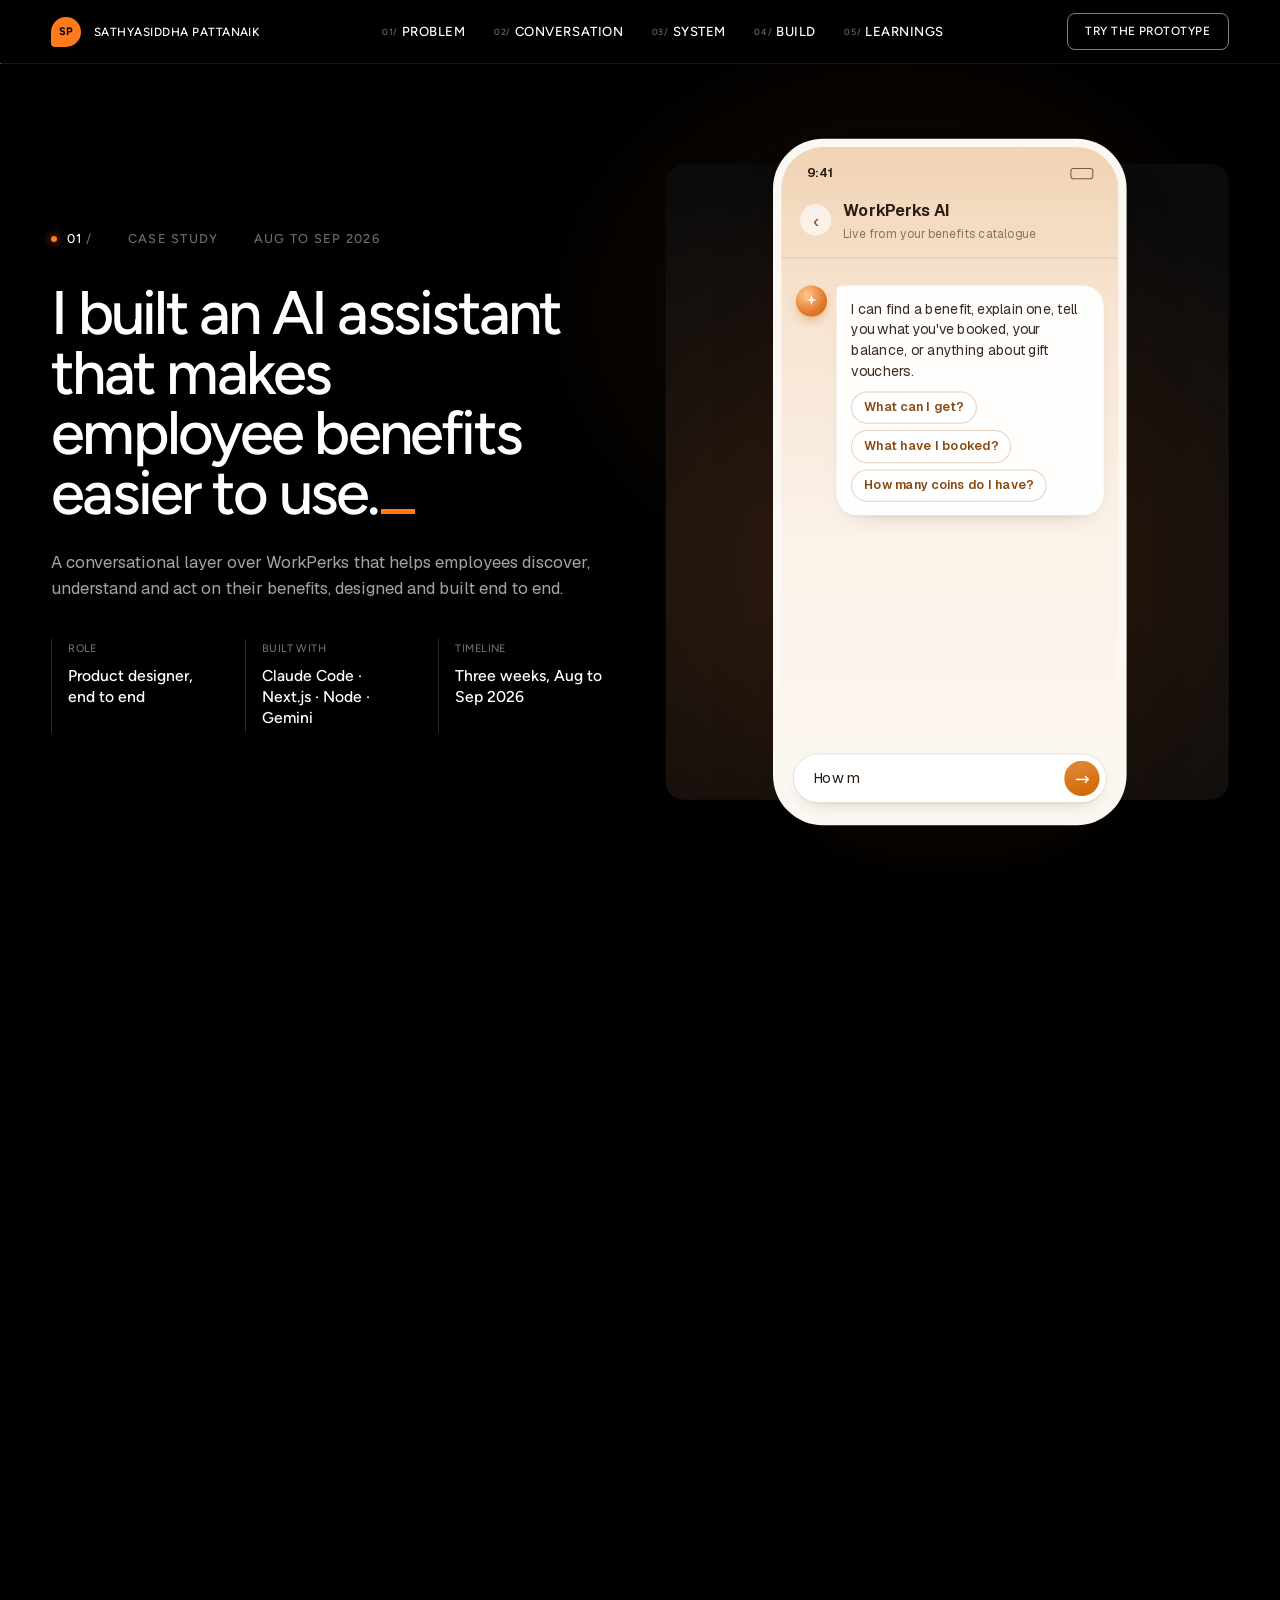
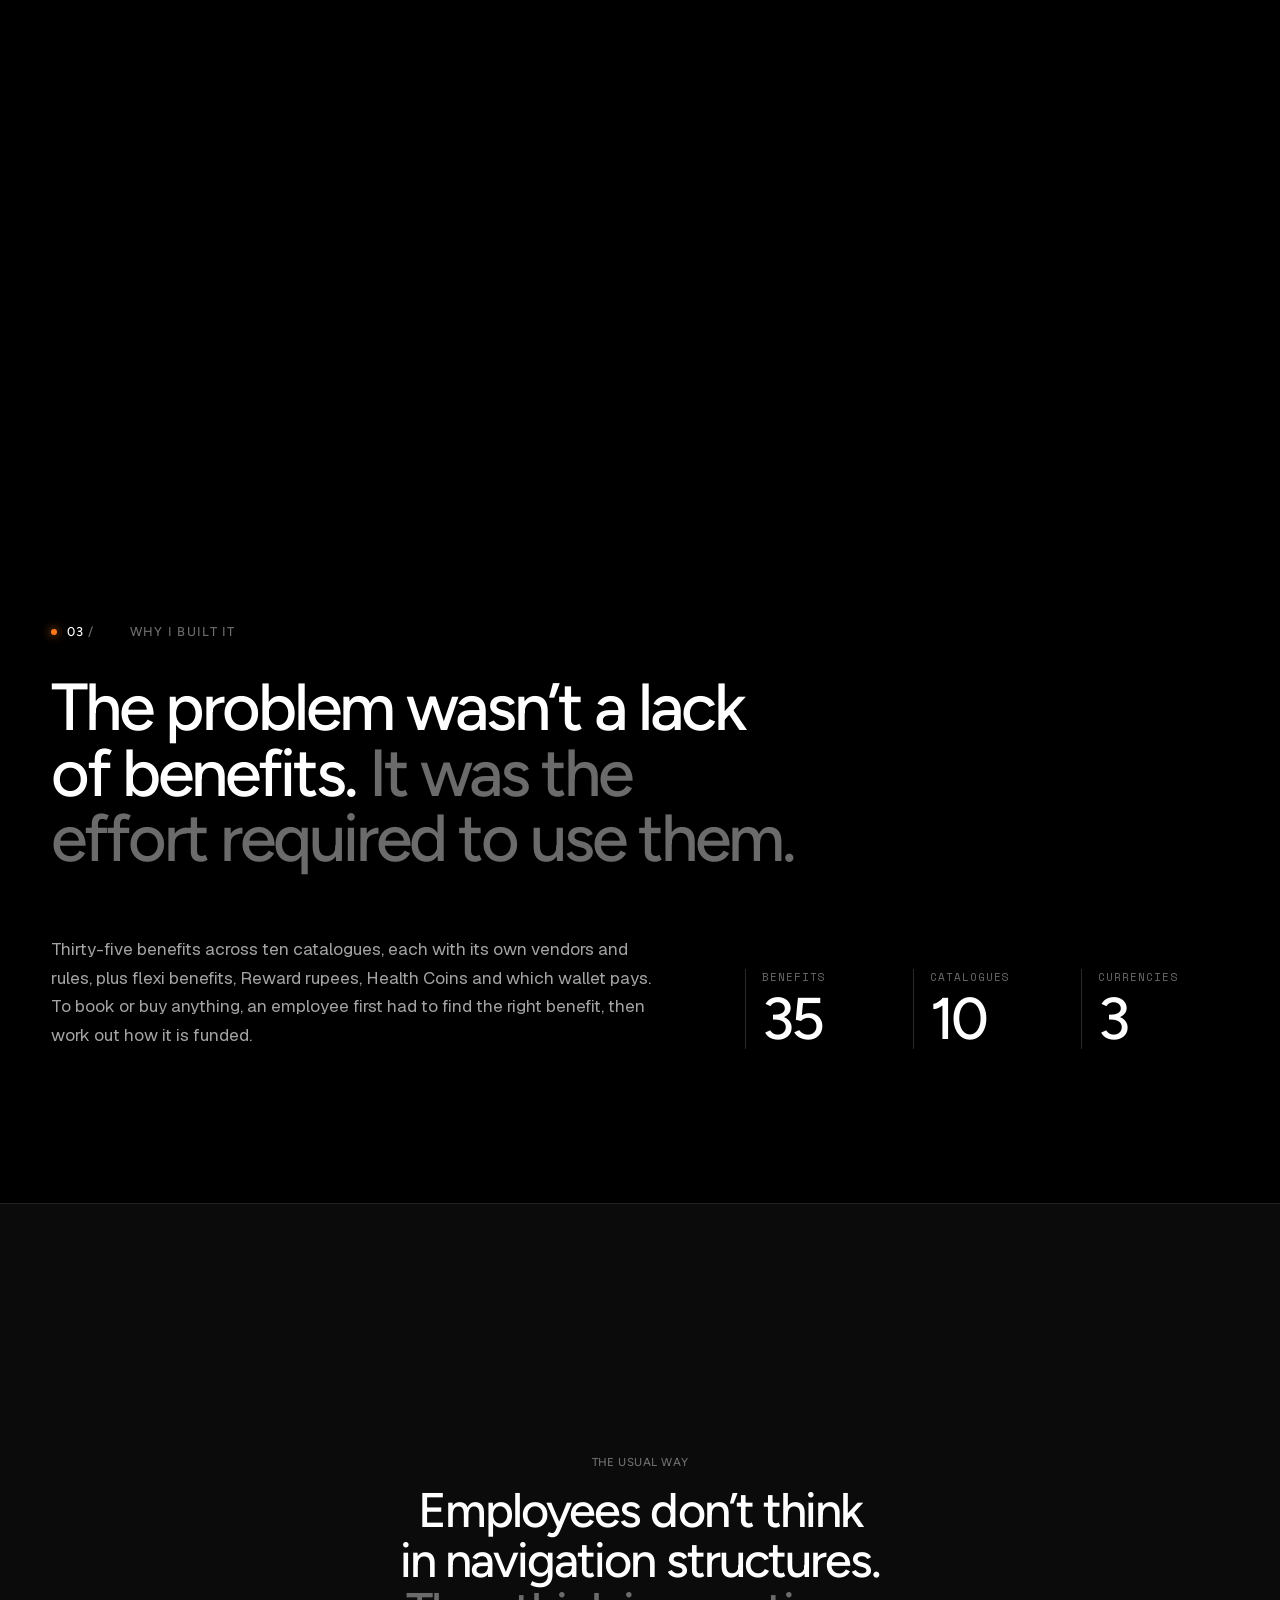
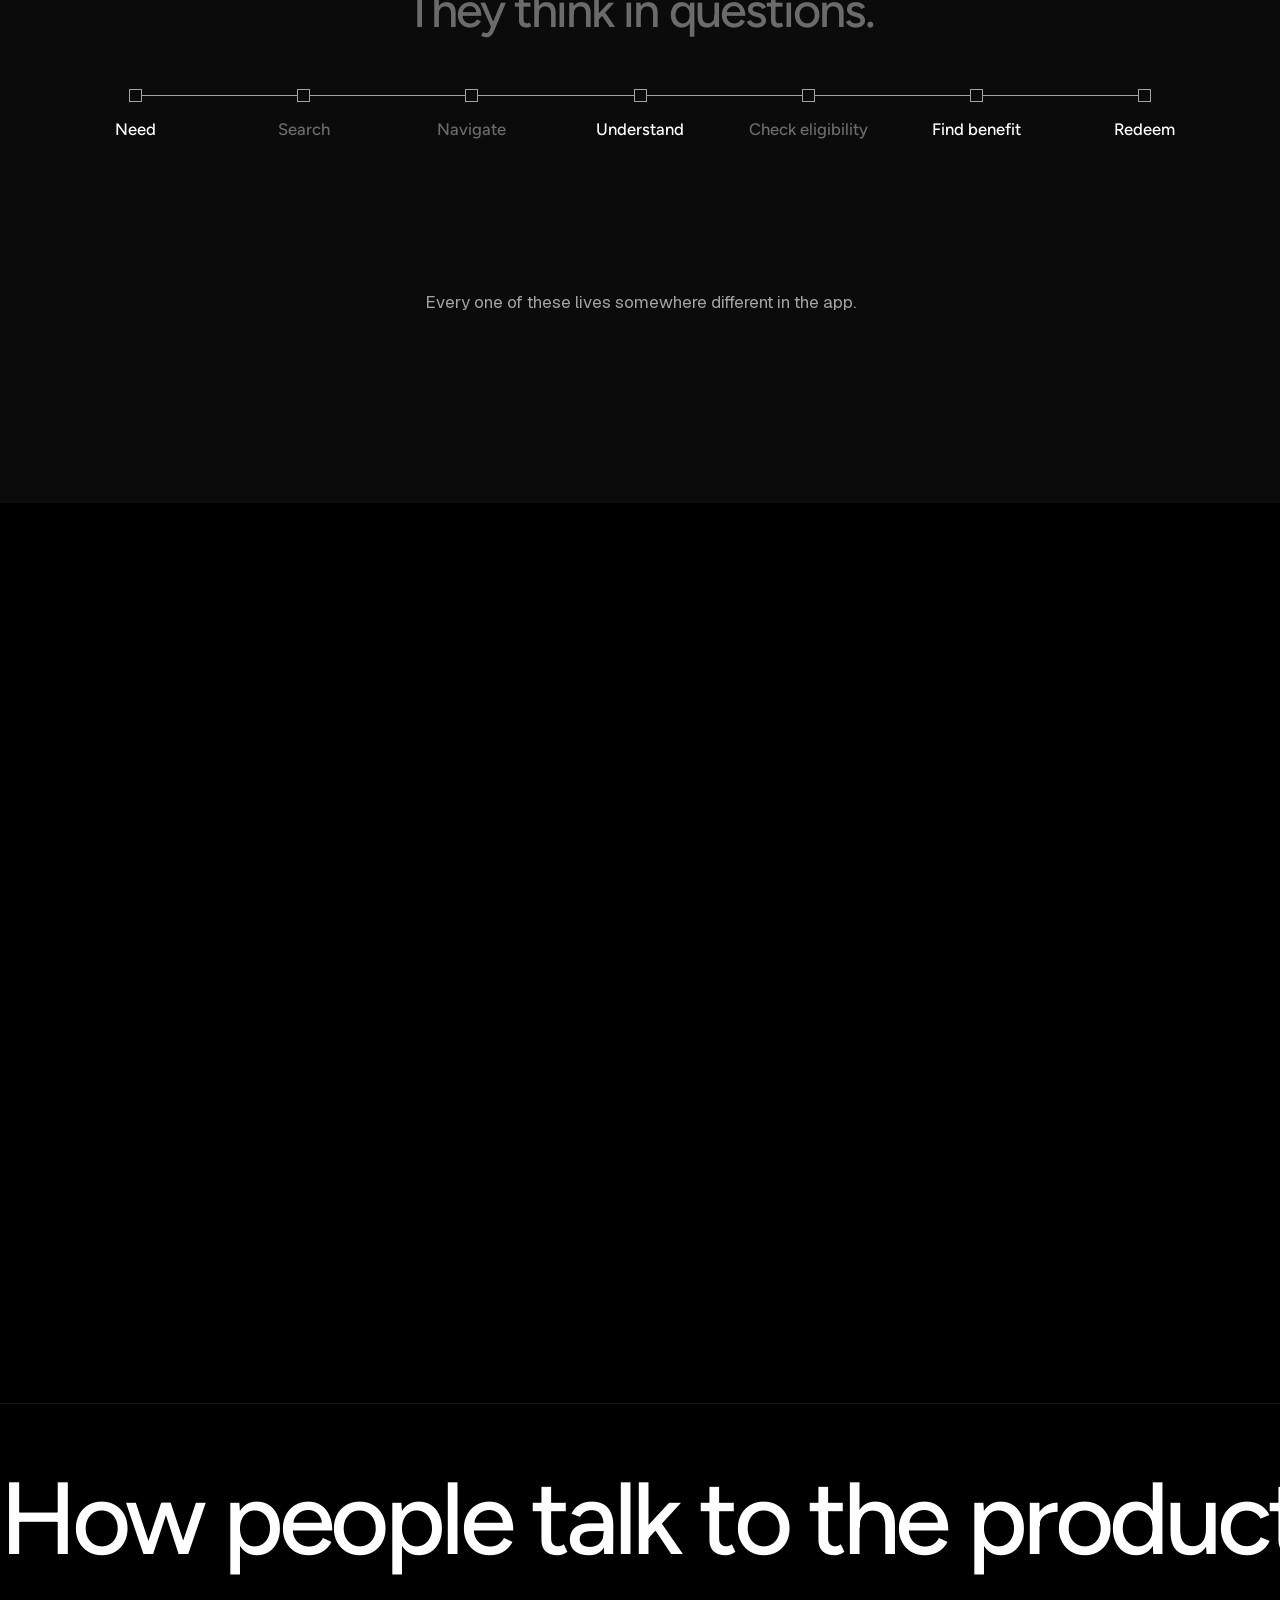
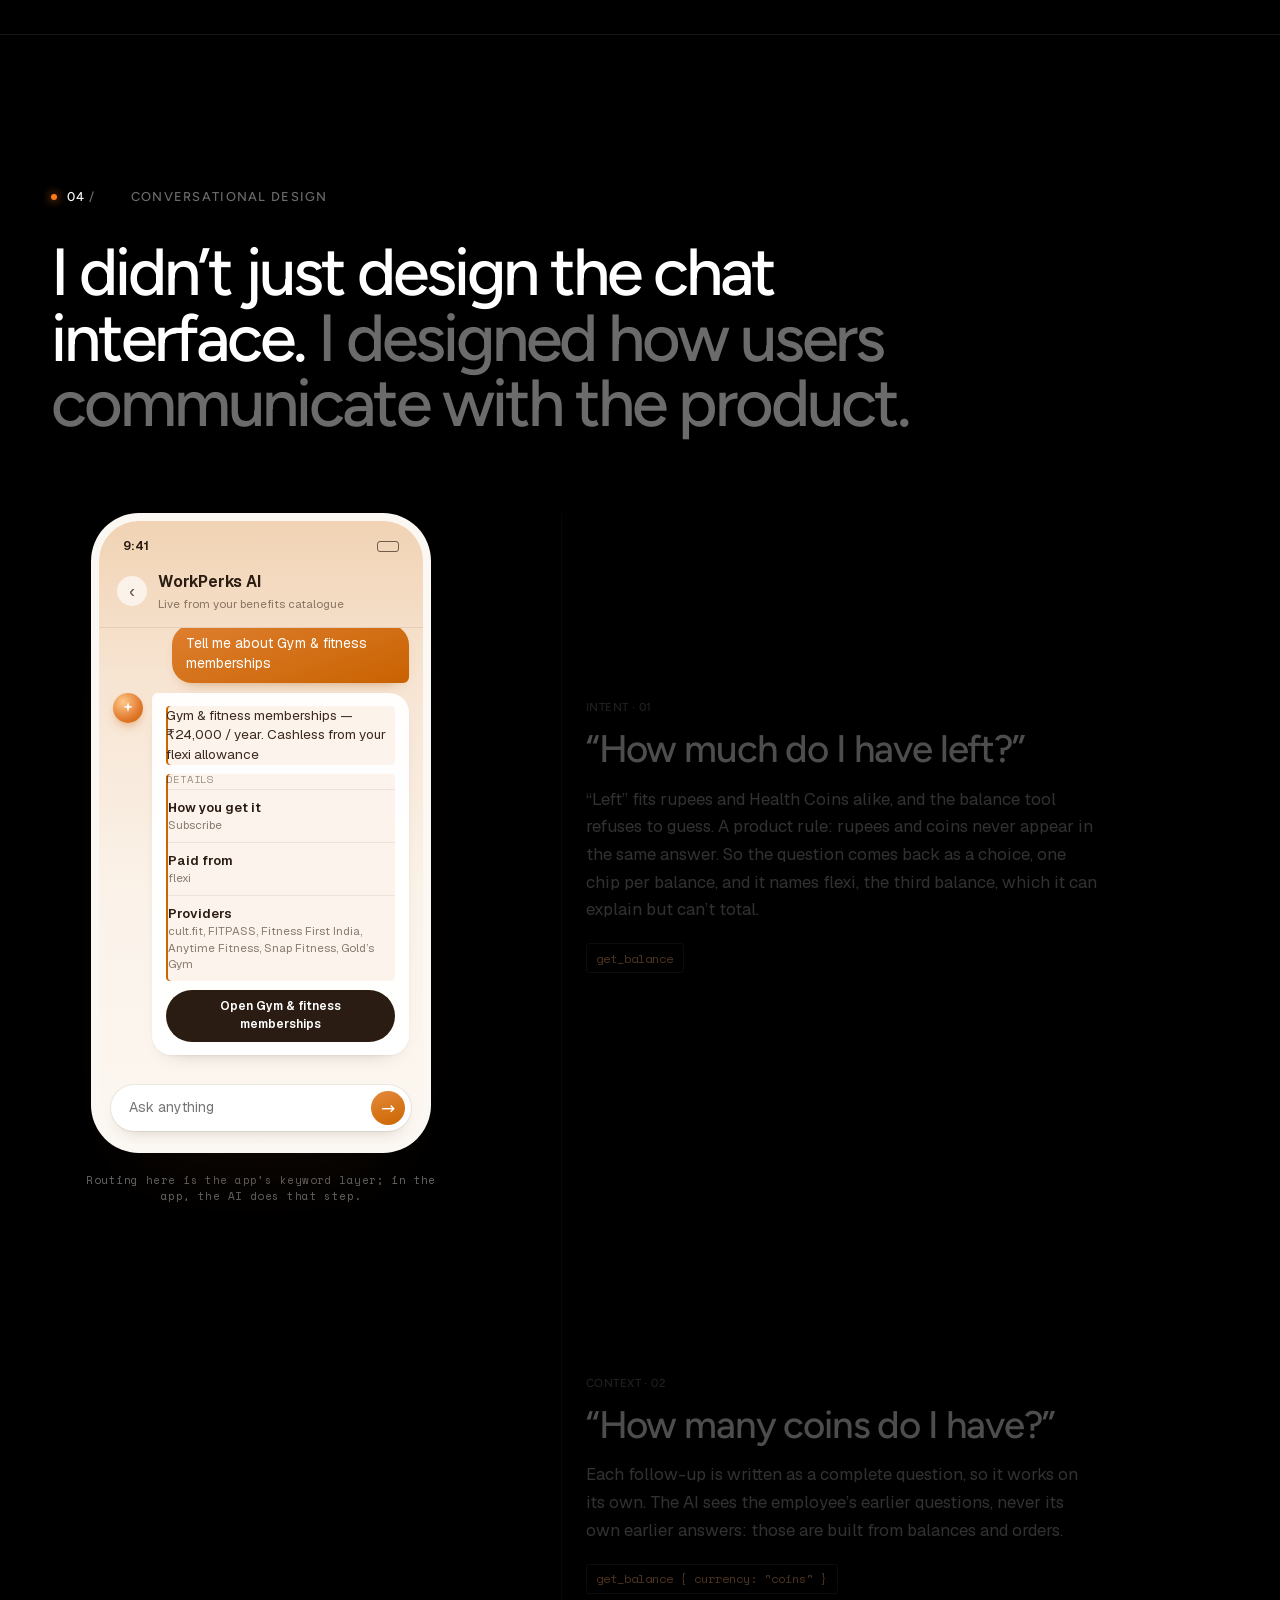
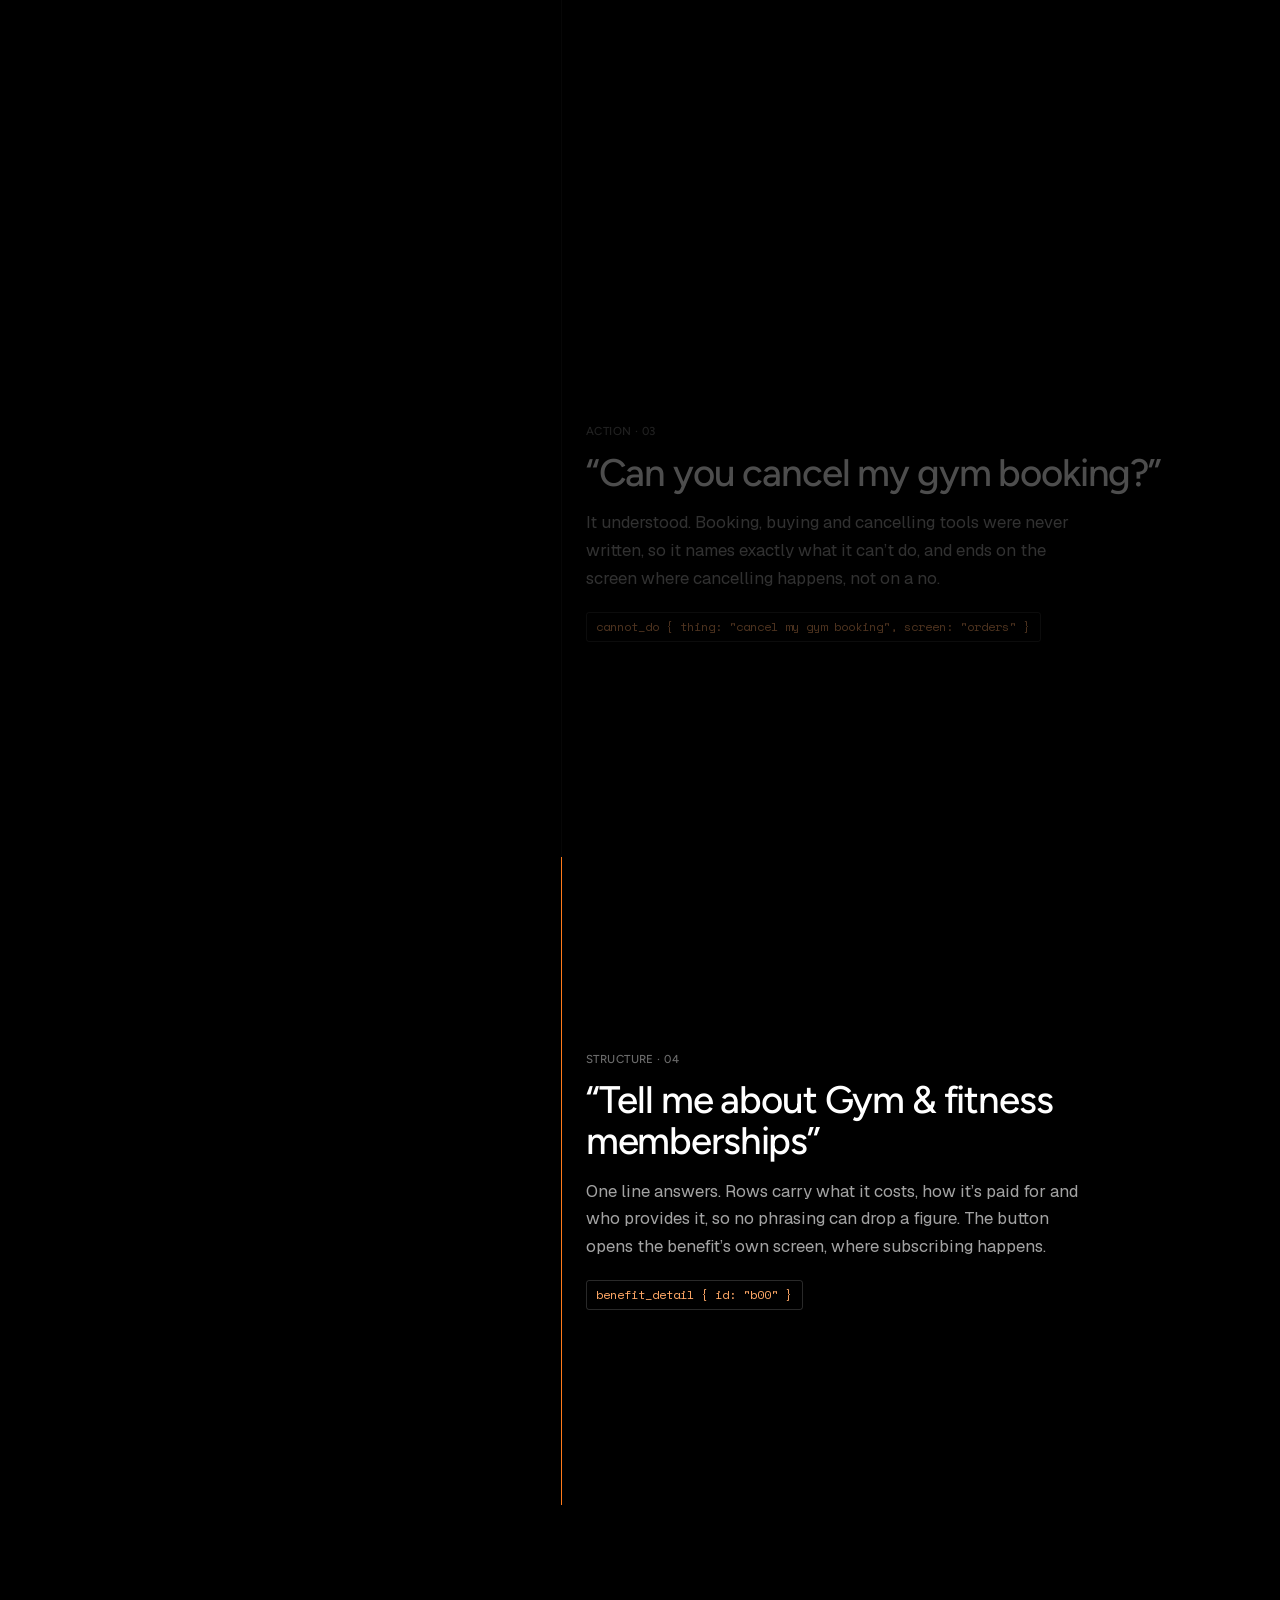
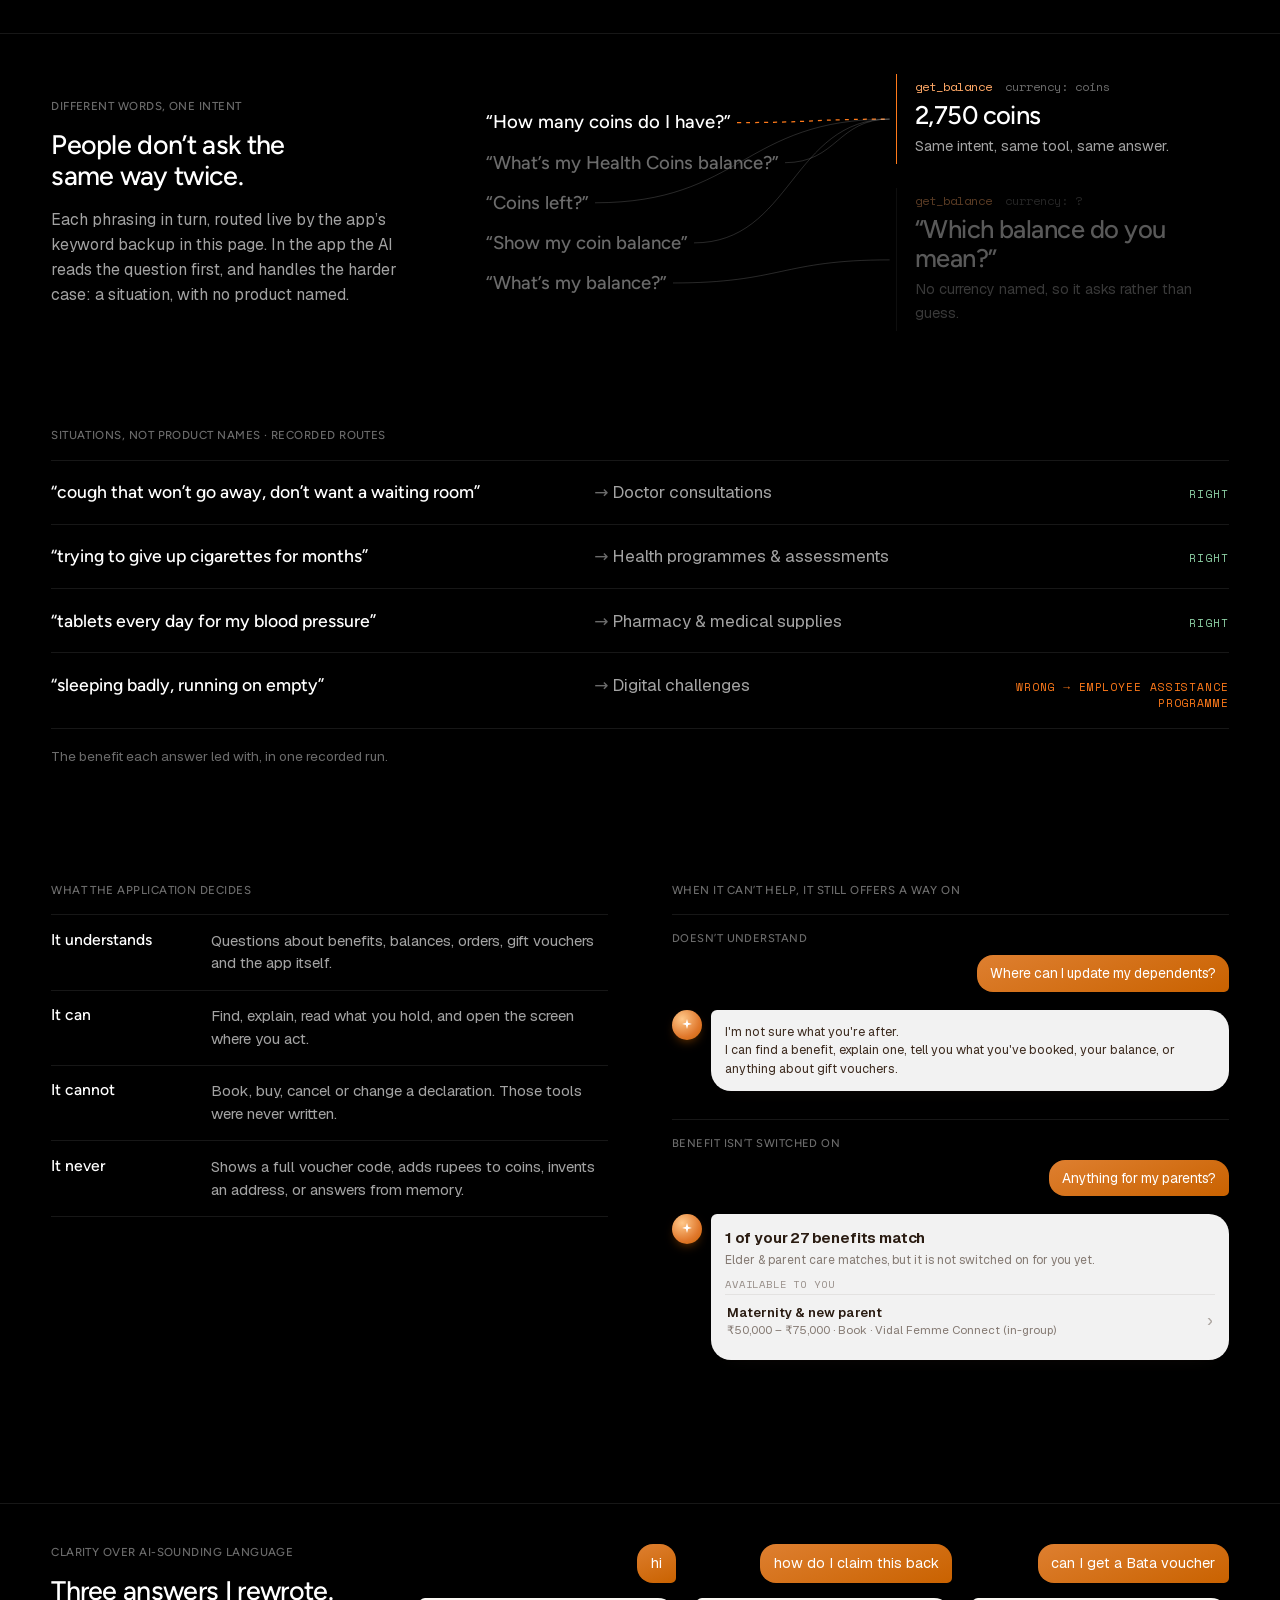
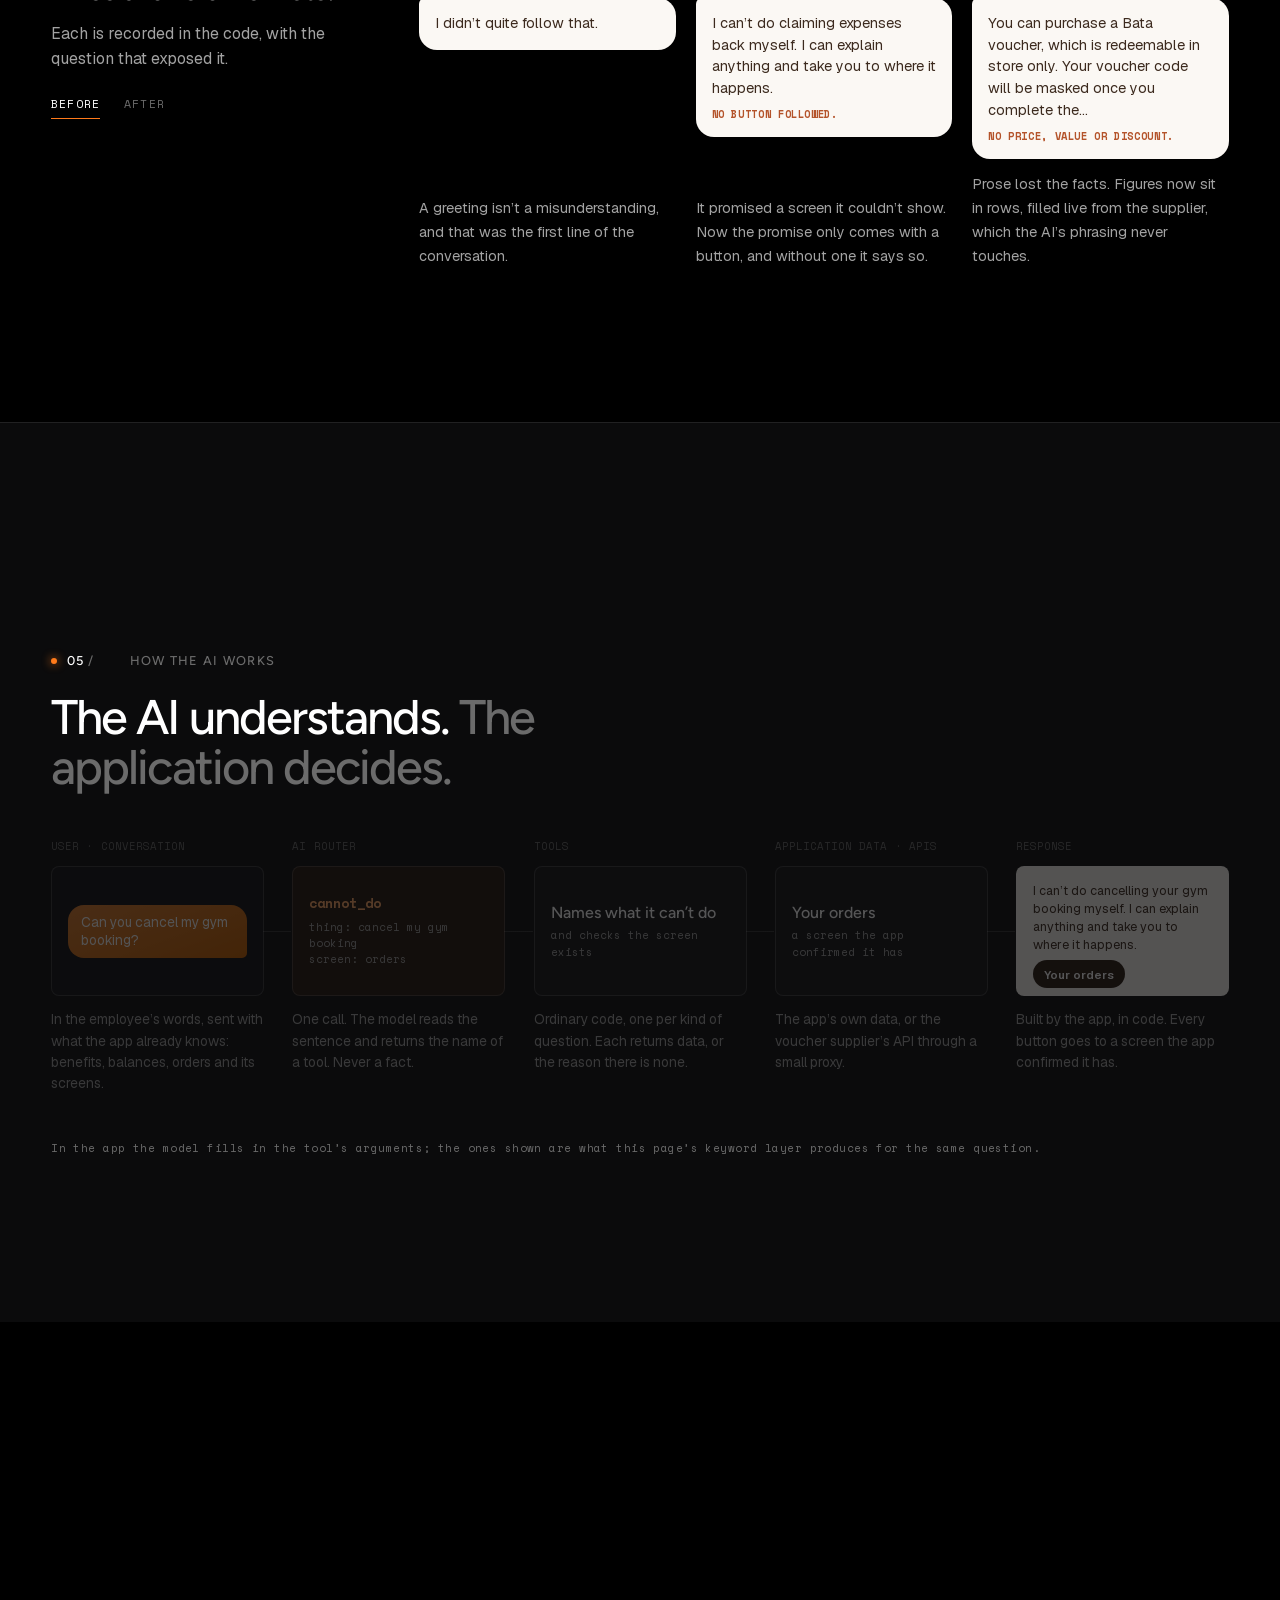
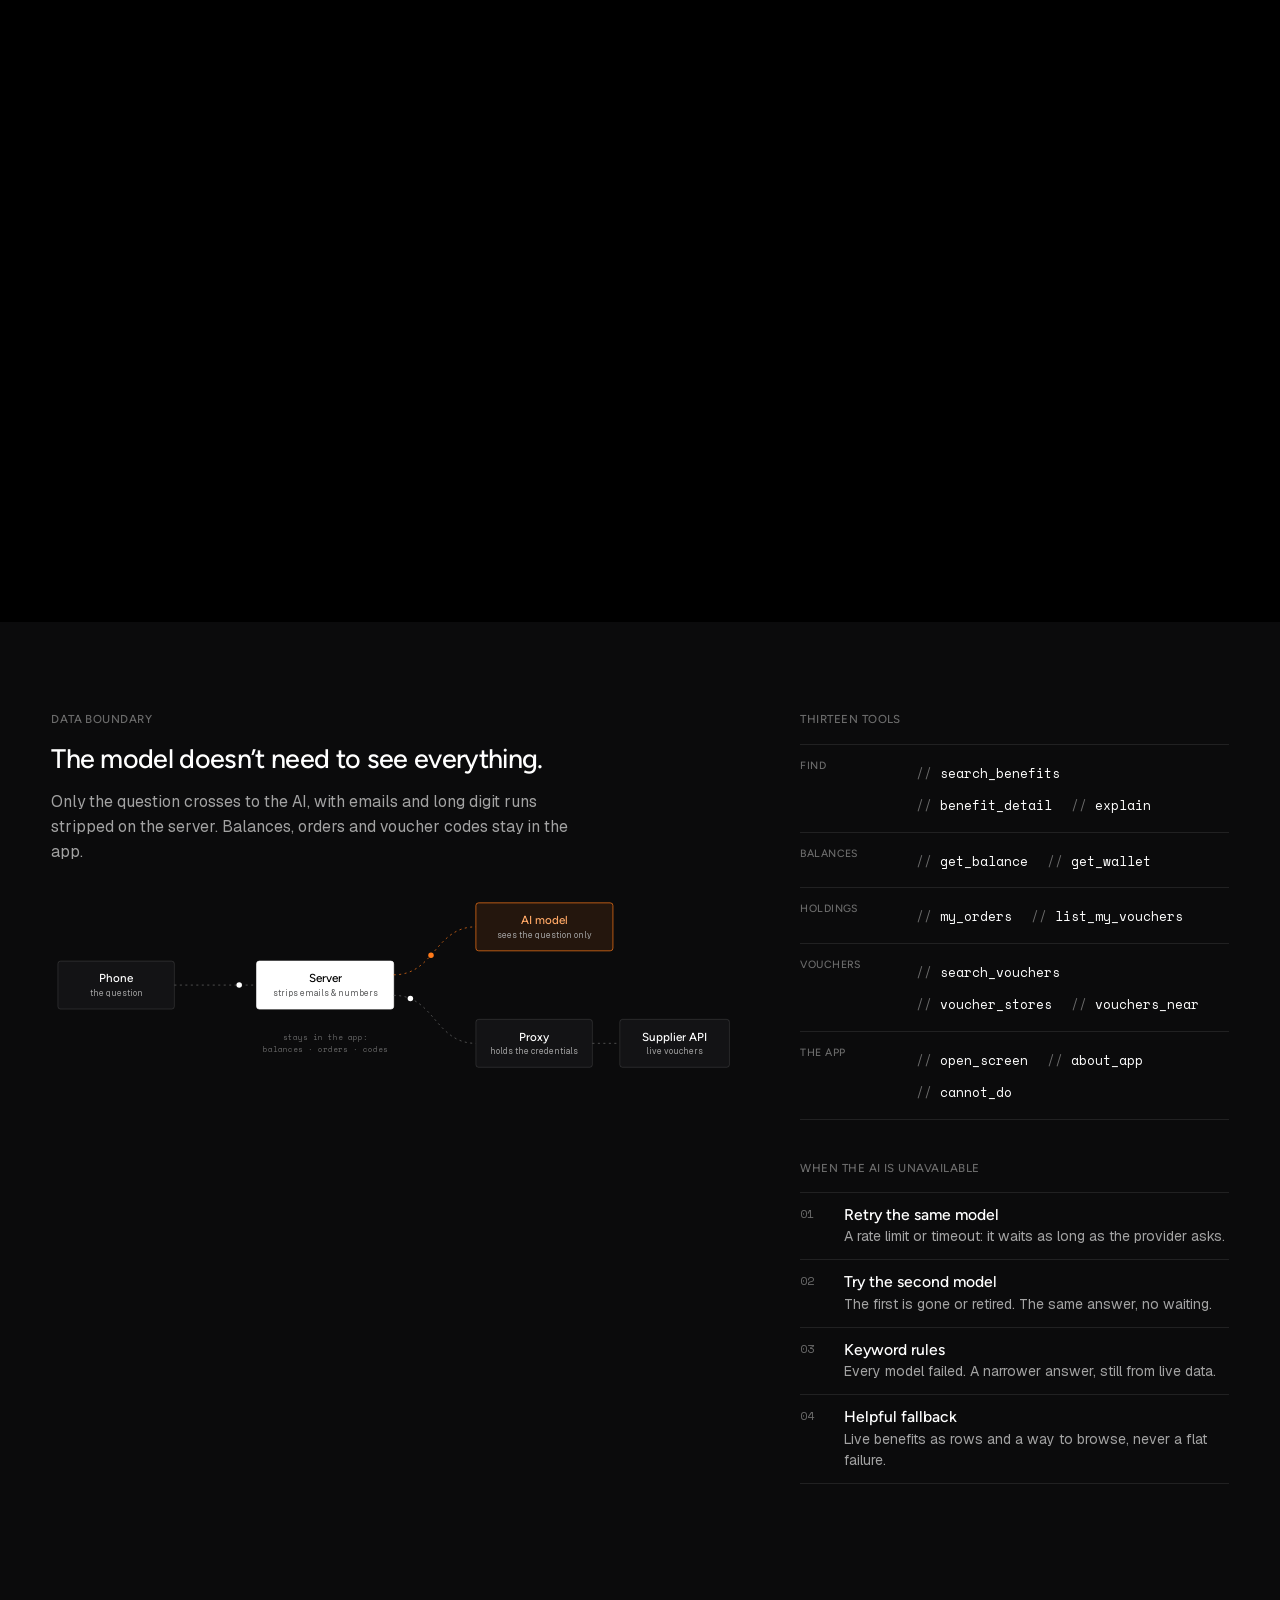
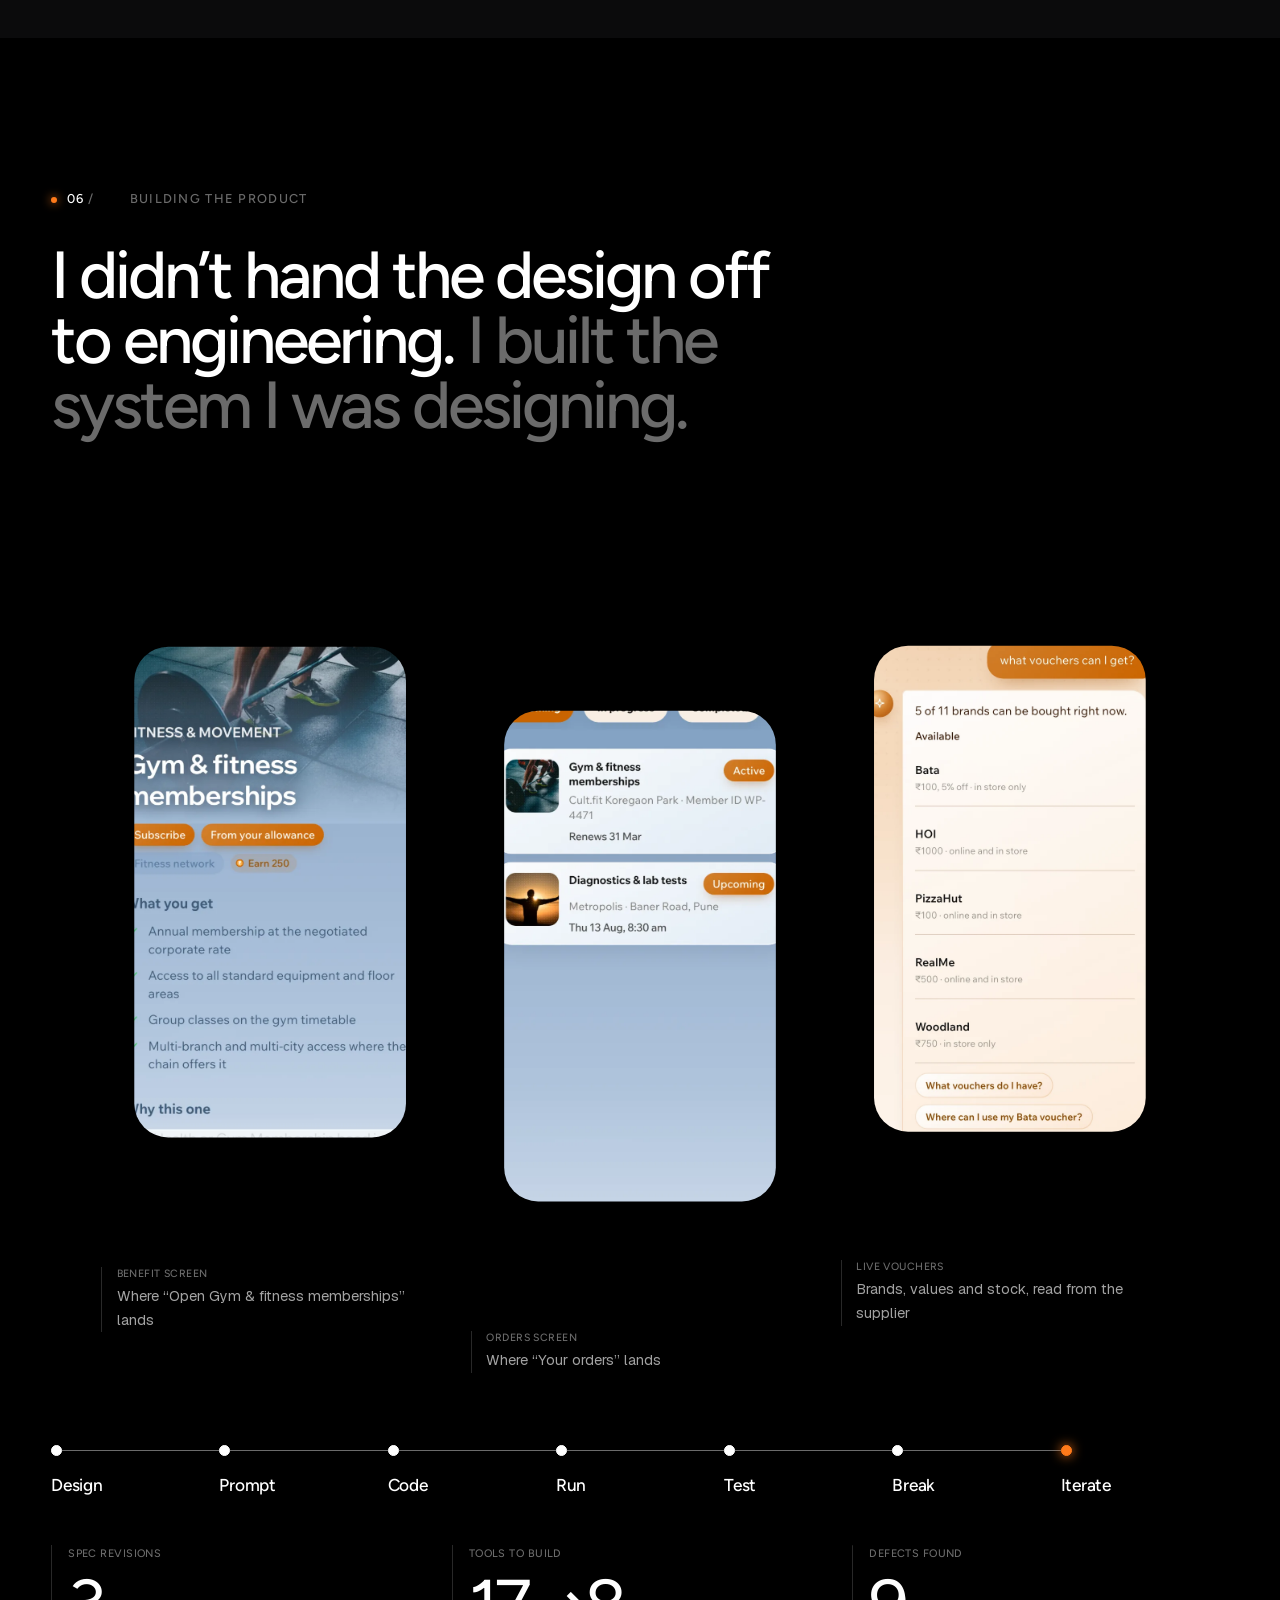
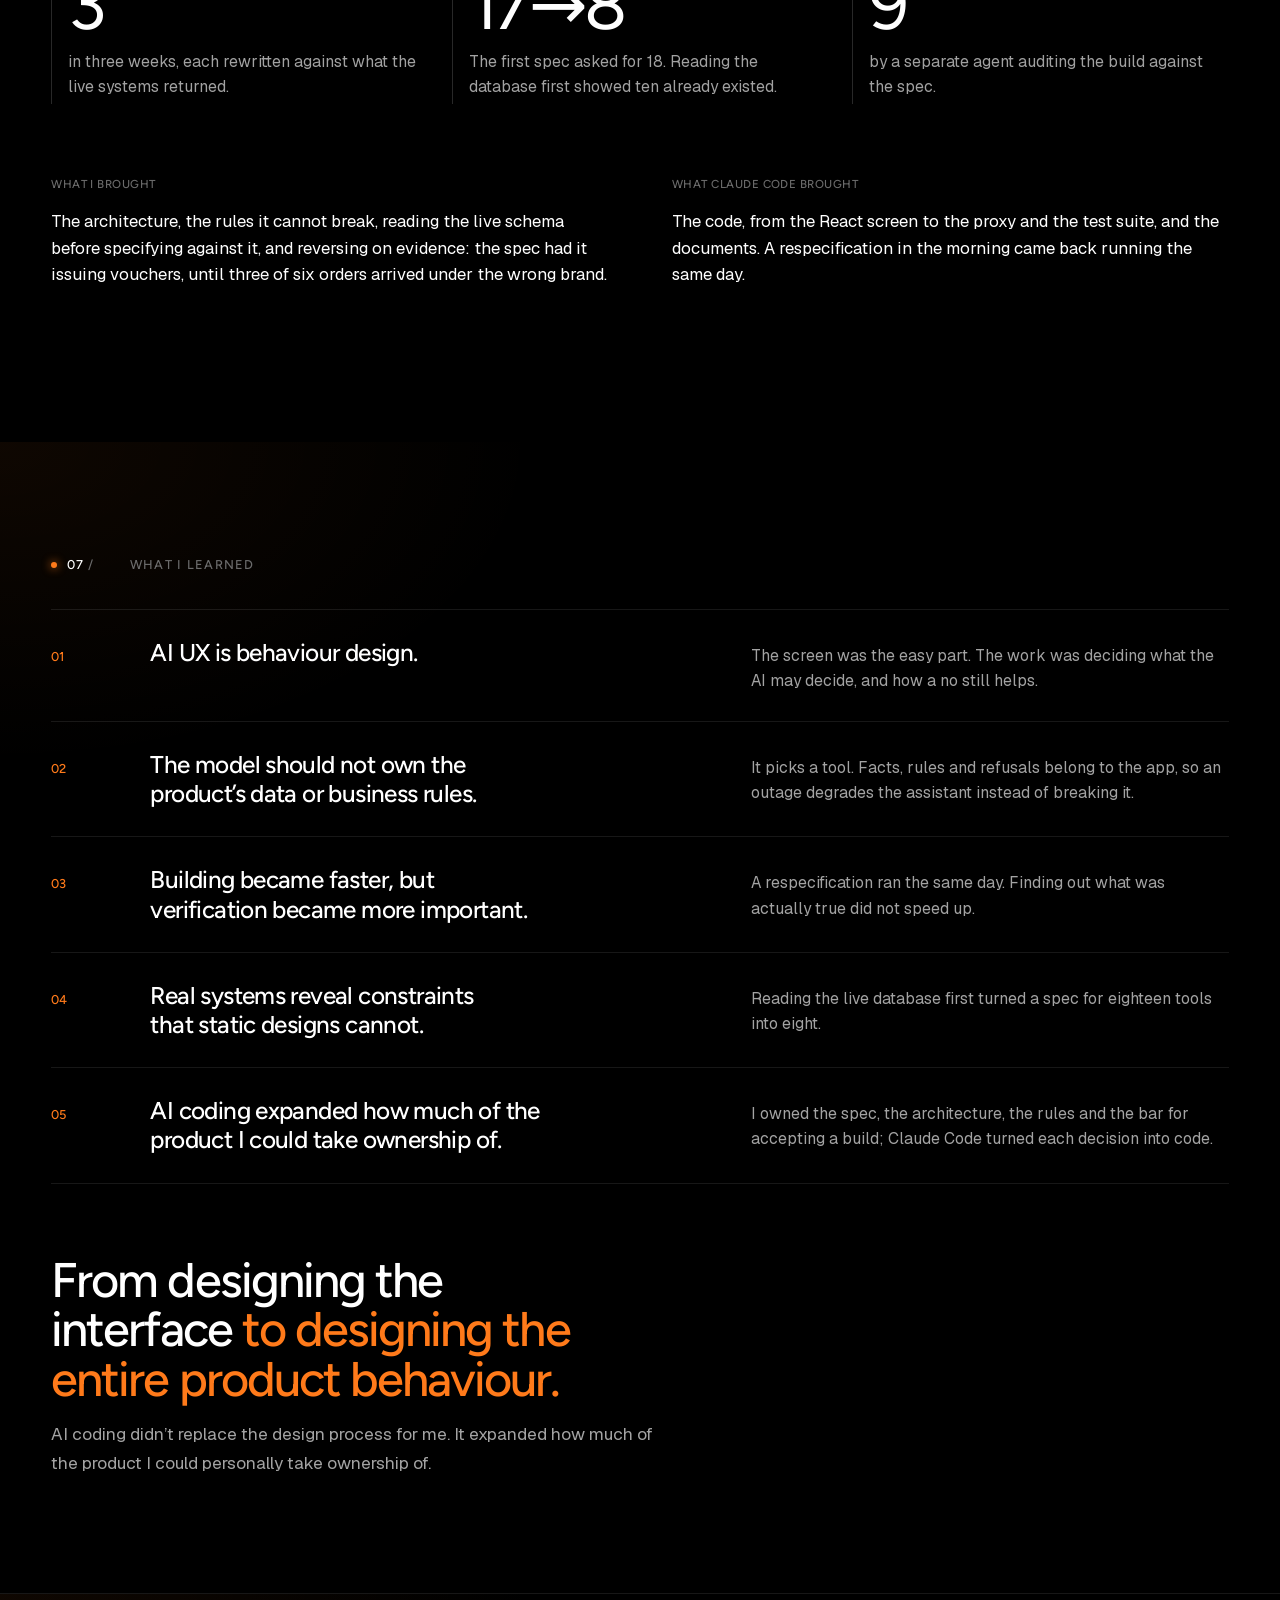
<file: preview/index.html>
<!doctype html>
<html lang="en">
<head>
<meta charset="utf-8">
<meta name="robots" content="noindex">
<meta name="viewport" content="width=device-width, initial-scale=1">
<meta name="color-scheme" content="dark">
<meta name="theme-color" content="#111214">
<link rel="icon" href="data:image/svg+xml,%3Csvg xmlns='http://www.w3.org/2000/svg' viewBox='0 0 32 32'%3E%3Crect width='32' height='32' rx='4' fill='%23111214'/%3E%3Ccircle cx='16' cy='16' r='6' fill='%23FF8A3D'/%3E%3C/svg%3E">
<title>WorkPerks Chatbot, a product design case study</title>
<meta name="description" content="I built an AI assistant that makes employee benefits easier to use, designed and built end to end.">
<link rel="preload" href="public/fonts/figtree-var.woff2" as="font" type="font/woff2" crossorigin>
<link rel="preload" href="public/fonts/Geist-var-latin.woff2" as="font" type="font/woff2" crossorigin>
<link rel="stylesheet" href="fonts.css">
<link rel="stylesheet" href="story.css">
<script>document.documentElement.classList.add('js');</script>
</head>
<body>
<a class="skip" href="#built">Skip to the case study</a>

<header class="bar" aria-label="Case study">
  <a class="bar-id" href="https://uxsiddha.github.io/home"><b>SP</b><span>Sathyasiddha Pattanaik</span></a>
  <nav class="bar-nav" aria-label="Chapters">
    <a class="slink" href="#problem"><sup>01/</sup>Problem</a><a class="slink" href="#conv-design"><sup>02/</sup>Conversation</a><a class="slink" href="#works"><sup>03/</sup>System</a><a class="slink" href="#building"><sup>04/</sup>Build</a><a class="slink" href="#learnings"><sup>05/</sup>Learnings</a>
  </nav>
  <a class="btn btn-solid" href="#try">Try the prototype</a>
  <span class="bar-progress" aria-hidden="true"><i></i></span>
</header>

<main id="main">

<!-- ================================================= 01 HERO -> 02 WHAT I BUILT
     One pinned stage, one phone. The headline gives way to the product as the
     phone crosses the stage; a lighter surface opens behind it. -->
<section class="act-a pin" id="top" data-pin data-span="0.7" aria-labelledby="hero-h">
  <div class="pin-stage">
    <div class="a-surface" aria-hidden="true"></div>
    <div class="wrap a-grid">
      <div class="a-hero">
        <div class="mark"><span>01</span><span>Case study</span><span>Aug to Sep 2026</span></div>
        <h1 id="hero-h" class="h-hero">I built an AI assistant that makes employee benefits easier to use.<span class="cur" aria-hidden="true"></span></h1>
        <p class="lede">A conversational layer over WorkPerks that helps employees discover, understand and act on their benefits, designed and built end to end.</p>
        <dl class="cols">
          <div><dt>Role</dt><dd>Product designer, end to end</dd></div>
          <div><dt>Built with</dt><dd>Claude Code &middot; Next.js &middot; Node &middot; Gemini</dd></div>
          <div><dt>Timeline</dt><dd>Three weeks, Aug to Sep 2026</dd></div>
        </dl>
      </div>
      <div class="a-phone"><div class="phone" id="phone-hero"></div></div>
      <div class="a-built" id="built">
        <div class="mark"><span>02</span><span>What I built</span></div>
        <h2 class="h-sec" id="built-h" tabindex="-1">An assistant inside a corporate benefits app.</h2>
        <p class="body">It finds what the company offers, explains what a benefit covers, reads what an employee already holds, and takes them to the screen where they act.</p>
        <ol class="asks is-auto" id="built-asks" aria-label="The questions the phone is answering">
          <li data-q="What can I get?"><span>Benefits</span>What can I get?</li>
          <li data-q="How many coins do I have?"><span>Balances</span>How many coins do I have?</li>
          <li data-q="What is flexi?"><span>Policy</span>What is flexi?</li>
          <li data-q="Show me my orders."><span>Holdings</span>Show me my orders.</li>
          <li data-q="Can I get a voucher?"><span>Vouchers</span>Can I get a voucher?</li>
        </ol>
        <p class="fine">The prototype&rsquo;s own tools and renderer, running in this page.</p>
      </div>
    </div>
  </div>
</section>

<!-- ================================================= 03 WHY I BUILT IT -->
<section class="sec problem" id="problem" aria-labelledby="problem-h">
  <div class="wrap">
    <div class="mark"><span>03</span><span>Why I built it</span></div>
    <h2 id="problem-h" class="h-statement rv">The problem wasn&rsquo;t a lack of benefits. <em>It was the effort required to use them.</em></h2>
    <div class="pb-row">
      <p class="body">Thirty-five benefits across ten catalogues, each with its own vendors and rules, plus flexi benefits, Reward rupees, Health Coins and which wallet pays. To book or buy anything, an employee first had to find the right benefit, then work out how it is funded.</p>
      <dl class="figs">
        <div><dt>Benefits</dt><dd>35</dd></div>
        <div><dt>Catalogues</dt><dd>10</dd></div>
        <div><dt>Currencies</dt><dd>3</dd></div>
      </dl>
    </div>
  </div>
</section>

<!-- the usual journey collapses into one question -->
<section class="act-c pin" id="journey" data-pin data-span="0.75" aria-labelledby="journey-h">
  <div class="pin-stage">
    <div class="wrap c-wrap">
      <div class="c-head">
        <p class="kicker"><span class="c-l0">The usual way</span><span class="c-l1">With the assistant</span></p>
        <h2 id="journey-h" class="h-sec">Employees don&rsquo;t think in navigation structures. <em>They think in questions.</em></h2>
      </div>
      <div class="c-flow">
        <p class="c-old">Need &middot; Search &middot; Navigate &middot; Understand &middot; Check eligibility &middot; Find benefit &middot; Redeem</p>
        <ol class="c-steps" aria-label="The journey, before and after">
          <li class="keep"><i></i><span>Need</span></li>
          <li class="drop"><i></i><span>Search</span></li>
          <li class="drop"><i></i><span>Navigate</span></li>
          <li class="swap"><i></i><span class="a">Understand</span><span class="b">Ask</span></li>
          <li class="drop"><i></i><span>Check eligibility</span></li>
          <li class="swap"><i></i><span class="a">Find benefit</span><span class="b">Understand</span></li>
          <li class="swap"><i></i><span class="a">Redeem</span><span class="b">Act</span></li>
        </ol>
        <div class="c-ask" aria-hidden="true"><span class="c-typed" id="c-typed">Can I use this for Cult?</span><i>&rarr;</i></div>
      </div>
      <p class="c-note"><span class="c-n0">Every one of these lives somewhere different in the app.</span><span class="c-n1">In the assistant, they all start in the same place.</span></p>
    </div>
  </div>
</section>

<div class="band" aria-hidden="true"><div class="band-track"><span>How people talk to the product</span><i></i><span>How people talk to the product</span><i></i><span>How people talk to the product</span><i></i><span>How people talk to the product</span><i></i></div></div>

<!-- ================================================= 04 CONVERSATIONAL DESIGN -->
<section class="sec cd" id="conv-design" aria-labelledby="cd-h">
  <div class="wrap cd-intro">
    <div class="mark"><span>04</span><span>Conversational design</span></div>
    <h2 id="cd-h" class="h-statement rv">I didn&rsquo;t just design the chat interface. <em>I designed how users communicate with the product.</em></h2>
  </div>
  <div class="wrap story" id="story">
    <div class="story-phone">
      <div class="story-stick">
        <div class="phone" id="phone-cd"></div>
        <figure class="cd-app" id="cd-app" aria-hidden="true"><img alt="" loading="lazy" decoding="async"></figure>
        <p class="story-src">Routing here is the app&rsquo;s keyword layer; in the app, the AI does that step.</p>
      </div>
    </div>
    <ol class="story-steps" id="story-steps">
      <li data-step="0">
        <p class="st-k">Intent &middot; 01</p>
        <h3>&ldquo;How much do I have left?&rdquo;</h3>
        <p>&ldquo;Left&rdquo; fits rupees and Health Coins alike, and the balance tool refuses to guess. A product rule: rupees and coins never appear in the same answer. So the question comes back as a choice, one chip per balance, and it names flexi, the third balance, which it can explain but can&rsquo;t total.</p>
        <code class="st-route"></code>
      </li>
      <li data-step="1">
        <p class="st-k">Context &middot; 02</p>
        <h3>&ldquo;How many coins do I have?&rdquo;</h3>
        <p>Each follow-up is written as a complete question, so it works on its own. The AI sees the employee&rsquo;s earlier questions, never its own earlier answers: those are built from balances and orders.</p>
        <code class="st-route"></code>
      </li>
      <li data-step="2">
        <p class="st-k">Action &middot; 03</p>
        <h3>&ldquo;Can you cancel my gym booking?&rdquo;</h3>
        <p>It understood. Booking, buying and cancelling tools were never written, so it names exactly what it can&rsquo;t do, and ends on the screen where cancelling happens, not on a no.</p>
        <code class="st-route"></code>
      </li>
      <li data-step="3">
        <p class="st-k">Structure &middot; 04</p>
        <h3>&ldquo;Tell me about Gym &amp; fitness memberships&rdquo;</h3>
        <p>One line answers. Rows carry what it costs, how it&rsquo;s paid for and who provides it, so no phrasing can drop a figure. The button opens the benefit&rsquo;s own screen, where subscribing happens.</p>
        <code class="st-route"></code>
      </li>
    </ol>
  </div>

  <div class="wrap phr">
    <div class="phr-l">
      <p class="kicker">Different words, one intent</p>
      <h3 class="h-sub">People don&rsquo;t ask the same way twice.</h3>
      <p class="body-sm">Each phrasing in turn, routed live by the app&rsquo;s keyword backup in this page. In the app the AI reads the question first, and handles the harder case: a situation, with no product named.</p>
    </div>
    <div class="cv" id="cv">
      <ul class="cv-says" aria-label="Ways of asking"></ul>
      <svg class="cv-lines" aria-hidden="true"></svg>
      <div class="cv-outs">
        <div class="cv-out" data-out="coins"><p class="cv-tool">get_balance <i>currency: coins</i></p><p class="cv-ans">2,750 coins</p><p class="cv-why">Same intent, same tool, same answer.</p></div>
        <div class="cv-out" data-out="ask"><p class="cv-tool">get_balance <i>currency: ?</i></p><p class="cv-ans">&ldquo;Which balance do you mean?&rdquo;</p><p class="cv-why">No currency named, so it asks rather than guess.</p></div>
      </div>
    </div>
  </div>

  <div class="wrap rec">
    <p class="kicker">Situations, not product names &middot; recorded routes</p>
    <ol class="cv-rec" aria-label="Recorded routes">
      <li><q>cough that won&rsquo;t go away, don&rsquo;t want a waiting room</q><b>Doctor consultations</b><i class="ok">Right</i></li>
      <li><q>trying to give up cigarettes for months</q><b>Health programmes &amp; assessments</b><i class="ok">Right</i></li>
      <li><q>tablets every day for my blood pressure</q><b>Pharmacy &amp; medical supplies</b><i class="ok">Right</i></li>
      <li><q>sleeping badly, running on empty</q><b>Digital challenges</b><i class="no">Wrong &rarr; Employee Assistance Programme</i></li>
    </ol>
    <p class="fine">The benefit each answer led with, in one recorded run.</p>
  </div>

  <div class="wrap trust">
    <div class="tr">
      <p class="kicker">What the application decides</p>
      <dl class="scope">
        <div><dt>It understands</dt><dd>Questions about benefits, balances, orders, gift vouchers and the app itself.</dd></div>
        <div><dt>It can</dt><dd>Find, explain, read what you hold, and open the screen where you act.</dd></div>
        <div><dt>It cannot</dt><dd>Book, buy, cancel or change a declaration. Those tools were never written.</dd></div>
        <div><dt>It never</dt><dd>Shows a full voucher code, adds rupees to coins, invents an address, or answers from memory.</dd></div>
      </dl>
    </div>
    <div class="tr tr-mini">
      <p class="kicker">When it can&rsquo;t help, it still offers a way on</p>
      <div class="mini" data-voice="Where can I update my dependents?" data-take="2"><p class="label">Doesn&rsquo;t understand</p></div>
      <div class="mini" data-voice="Anything for my parents?" data-take="2"><p class="label">Benefit isn&rsquo;t switched on</p></div>
    </div>
  </div>

  <div class="wrap ba-wrap">
    <div class="ba-head">
      <p class="kicker">Clarity over AI-sounding language</p>
      <h3 class="h-sub">Three answers I rewrote.</h3>
      <p class="body-sm">Each is recorded in the code, with the question that exposed it.</p>
      <p class="ba-switch" aria-hidden="true"><span data-ba="before" class="is-on">Before</span><span data-ba="after">After</span></p>
    </div>
    <ol class="ba" id="ba">
      <li>
        <p class="ba-q">hi</p>
        <div class="ba-b is-before"><p>I didn&rsquo;t quite follow that.</p></div>
        <div class="ba-b is-after"><p>I can find a benefit, explain one, tell you what you&rsquo;ve booked, your balance, or anything about gift vouchers.</p><p class="ba-chips"><i>What can I get?</i><i>What have I booked?</i><i>What vouchers do I have?</i></p></div>
        <p class="ba-why">A greeting isn&rsquo;t a misunderstanding, and that was the first line of the conversation.</p>
      </li>
      <li>
        <p class="ba-q">how do I claim this back</p>
        <div class="ba-b is-before"><p>I can&rsquo;t do claiming expenses back myself. I can explain anything and take you to where it happens.</p><p class="ba-miss">No button followed.</p></div>
        <div class="ba-b is-after"><p class="ba-lbl">When there&rsquo;s no screen to offer</p><p>I can&rsquo;t do claiming expenses back myself, and there is no screen in this app for it. I can explain how it works, or find you something else.</p></div>
        <p class="ba-why">It promised a screen it couldn&rsquo;t show. Now the promise only comes with a button, and without one it says so.</p>
      </li>
      <li>
        <p class="ba-q">can I get a Bata voucher</p>
        <div class="ba-b is-before"><p>You can purchase a Bata voucher, which is redeemable in store only. Your voucher code will be masked once you complete the&hellip;</p><p class="ba-miss">No price, value or discount.</p></div>
        <div class="ba-b is-after"><p>Yes, Bata is available at <i class="ba-f">price</i>, redeemed <i class="ba-f">where</i>.</p><p class="ba-rows"><span>Value</span><span>Redeemed</span><span>In stock</span></p><p class="ba-chips"><i>Where can I use my Bata voucher?</i></p></div>
        <p class="ba-why">Prose lost the facts. Figures now sit in rows, filled live from the supplier, which the AI&rsquo;s phrasing never touches.</p>
      </li>
    </ol>
  </div>
</section>

<!-- ================================================= 05 HOW THE AI WORKS -->
<section class="act-e pin" id="works" data-pin data-span="0.75" aria-labelledby="works-h">
  <div class="pin-stage">
    <div class="wrap e-wrap">
      <div class="e-head">
        <div class="mark"><span>05</span><span>How the AI works</span></div>
        <h2 id="works-h" class="h-sec">The AI understands. <em>The application decides.</em></h2>
      </div>
      <ol class="sys" id="sys" aria-label="One question, through the system">
        <li data-k="0"><span class="sys-k">User &middot; conversation</span><div class="sys-node"><p class="sys-me">Can you cancel my gym booking?</p></div><p class="sys-p">In the employee&rsquo;s words, sent with what the app already knows: benefits, balances, orders and its screens.</p></li>
        <li data-k="1"><span class="sys-k">AI router</span><div class="sys-node is-ai"><code>cannot_do</code><small>thing: cancel my gym booking<br>screen: orders</small></div><p class="sys-p">One call. The model reads the sentence and returns the name of a tool. Never a fact.</p></li>
        <li data-k="2"><span class="sys-k">Tools</span><div class="sys-node"><b>Names what it can&rsquo;t do</b><small>and checks the screen exists</small></div><p class="sys-p">Ordinary code, one per kind of question. Each returns data, or the reason there is none.</p></li>
        <li data-k="3"><span class="sys-k">Application data &middot; APIs</span><div class="sys-node"><b>Your orders</b><small>a screen the app confirmed it has</small></div><p class="sys-p">The app&rsquo;s own data, or the voucher supplier&rsquo;s API through a small proxy.</p></li>
        <li data-k="4"><span class="sys-k">Response</span><div class="sys-node is-out"><p>I can&rsquo;t do cancelling your gym booking myself. I can explain anything and take you to where it happens.</p><span class="sys-btn">Your orders</span></div><p class="sys-p">Built by the app, in code. Every button goes to a screen the app confirmed it has.</p></li>
      </ol>
      <p class="sys-note">In the app the model fills in the tool&rsquo;s arguments; the ones shown are what this page&rsquo;s keyword layer produces for the same question.</p>
    </div>
  </div>
</section>

<section class="sec sys-more" aria-label="The system in detail">
  <div class="wrap sm-grid">
    <div class="sm-data">
      <p class="kicker">Data boundary</p>
      <h3 class="h-sub">The model doesn&rsquo;t need to see everything.</h3>
      <p class="body-sm">Only the question crosses to the AI, with emails and long digit runs stripped on the server. Balances, orders and voucher codes stay in the app.</p>
      <div class="df-scroll" tabindex="0" aria-label="Data flow diagram, scrolls sideways on small screens"><svg class="dataflow" viewBox="0 0 1000 260" role="img" aria-labelledby="df-t">
        <title id="df-t">The question goes from the phone to the server, which strips personal details and sends only the question to the AI. Balances, orders and codes never leave the app. Vouchers come from the supplier through a proxy that holds the credentials.</title>
        <rect class="df-box" x="10" y="95" width="170" height="70" rx="4"/><text class="df-t" x="95" y="126">Phone</text><text class="df-s" x="95" y="146">the question</text>
        <rect class="df-box df-dark" x="300" y="95" width="200" height="70" rx="4"/><text class="df-t df-inv" x="400" y="126">Server</text><text class="df-s df-inv2" x="400" y="146">strips emails &amp; numbers</text>
        <rect class="df-box df-ai" x="620" y="10" width="200" height="70" rx="4"/><text class="df-t df-acc" x="720" y="41">AI model</text><text class="df-s" x="720" y="61">sees the question only</text>
        <rect class="df-box" x="620" y="180" width="170" height="70" rx="4"/><text class="df-t" x="705" y="211">Proxy</text><text class="df-s" x="705" y="231">holds the credentials</text>
        <rect class="df-box" x="830" y="180" width="160" height="70" rx="4"/><text class="df-t" x="910" y="211">Supplier API</text><text class="df-s" x="910" y="231">live vouchers</text>
        <path class="df-line" id="df1" d="M180 130 H300"/>
        <path class="df-line df-acc" id="df2" d="M500 115 C 560 115, 560 45, 620 45"/>
        <path class="df-line" id="df3" d="M500 145 C 560 145, 560 215, 620 215"/>
        <path class="df-line" id="df4" d="M790 215 H830"/>
        <circle class="df-dot" r="4"><animateMotion dur="2.6s" repeatCount="indefinite"><mpath href="#df1"/></animateMotion></circle>
        <circle class="df-dot df-acc" r="4"><animateMotion dur="2.6s" begin="0.9s" repeatCount="indefinite"><mpath href="#df2"/></animateMotion></circle>
        <circle class="df-dot" r="4"><animateMotion dur="2.6s" begin="1.6s" repeatCount="indefinite"><mpath href="#df3"/></animateMotion></circle>
        <text class="df-k" x="400" y="210">stays in the app:</text><text class="df-k" x="400" y="228">balances &middot; orders &middot; codes</text>
      </svg></div>
      <p class="df-hint" aria-hidden="true">Swipe to see the AI and the proxy &rarr;</p>
    </div>
    <div class="sm-side">
      <p class="kicker">Thirteen tools</p>
      <dl class="tools">
        <div><dt>Find</dt><dd><code>search_benefits</code> <code>benefit_detail</code> <code>explain</code></dd></div>
        <div><dt>Balances</dt><dd><code>get_balance</code> <code>get_wallet</code></dd></div>
        <div><dt>Holdings</dt><dd><code>my_orders</code> <code>list_my_vouchers</code></dd></div>
        <div><dt>Vouchers</dt><dd><code>search_vouchers</code> <code>voucher_stores</code> <code>vouchers_near</code></dd></div>
        <div><dt>The app</dt><dd><code>open_screen</code> <code>about_app</code> <code>cannot_do</code></dd></div>
      </dl>
      <p class="kicker k-gap">When the AI is unavailable</p>
      <ol class="ladder">
        <li><b>Retry the same model</b><span>A rate limit or timeout: it waits as long as the provider asks.</span></li>
        <li><b>Try the second model</b><span>The first is gone or retired. The same answer, no waiting.</span></li>
        <li><b>Keyword rules</b><span>Every model failed. A narrower answer, still from live data.</span></li>
        <li><b>Helpful fallback</b><span>Live benefits as rows and a way to browse, never a flat failure.</span></li>
      </ol>
    </div>
  </div>
</section>

<!-- ================================================= 06 BUILDING THE PRODUCT -->
<section class="sec building" id="building" aria-labelledby="build-h">
  <div class="wrap">
    <div class="mark"><span>06</span><span>Building the product</span></div>
    <h2 id="build-h" class="h-statement rv">I didn&rsquo;t hand the design off to engineering. <em>I built the system I was designing.</em></h2>
  </div>
  <div class="screens" id="screens">
    <figure class="scr scr-1"><img src="public/screens/08-gym-detail.webp" alt="The Gym &amp; fitness memberships screen in the employee app, with a Subscribe button." loading="lazy" decoding="async"><figcaption><span>Benefit screen</span>Where &ldquo;Open Gym &amp; fitness memberships&rdquo; lands</figcaption></figure>
    <figure class="scr scr-2"><img src="public/screens/07-orders-screen.webp" alt="The Orders screen in the employee app: an active gym membership and an upcoming lab test." loading="lazy" decoding="async"><figcaption><span>Orders screen</span>Where &ldquo;Your orders&rdquo; lands</figcaption></figure>
    <figure class="scr scr-3"><img src="public/screens/06-voucher-catalogue.webp" alt="The voucher answer in the app: brands with their values and stock, read live from the supplier." loading="lazy" decoding="async"><figcaption><span>Live vouchers</span>Brands, values and stock, read from the supplier</figcaption></figure>
  </div>
  <div class="wrap">
    <ol class="loop" id="loop" aria-label="The loop"><li>Design</li><li>Prompt</li><li>Code</li><li>Run</li><li>Test</li><li>Break</li><li>Iterate</li></ol>
    <dl class="cols cols-3 facts">
      <div><dt>Spec revisions</dt><dd><span class="big"><span data-count="3">3</span></span>in three weeks, each rewritten against what the live systems returned.</dd></div>
      <div><dt>Tools to build</dt><dd><span class="big"><span data-count="18">18</span>&rarr;<span data-count="8">8</span></span>The first spec asked for 18. Reading the database first showed ten already existed.</dd></div>
      <div><dt>Defects found</dt><dd><span class="big"><span data-count="9">9</span></span>by a separate agent auditing the build against the spec.</dd></div>
    </dl>
    <div class="who">
      <div><p class="kicker">What I brought</p><p>The architecture, the rules it cannot break, reading the live schema before specifying against it, and reversing on evidence: the spec had it issuing vouchers, until three of six orders arrived under the wrong brand.</p></div>
      <div><p class="kicker">What Claude Code brought</p><p>The code, from the React screen to the proxy and the test suite, and the documents. A respecification in the morning came back running the same day.</p></div>
    </div>
  </div>
</section>

<!-- ================================================= 07 WHAT I LEARNED -->
<section class="sec learnings" id="learnings" aria-labelledby="learn-h">
  <div class="wrap">
    <div class="mark"><span>07</span><span>What I learned</span></div>
    <h2 id="learn-h" class="visually-hidden">What I learned</h2>
    <ol class="learn" id="learn">
      <li><h3 class="rv">AI UX is behaviour design.</h3><p>The screen was the easy part. The work was deciding what the AI may decide, and how a no still helps.</p></li>
      <li><h3 class="rv">The model should not own the product&rsquo;s data or business rules.</h3><p>It picks a tool. Facts, rules and refusals belong to the app, so an outage degrades the assistant instead of breaking it.</p></li>
      <li><h3 class="rv">Building became faster, but verification became more important.</h3><p>A respecification ran the same day. Finding out what was actually true did not speed up.</p></li>
      <li><h3 class="rv">Real systems reveal constraints that static designs cannot.</h3><p>Reading the live database first turned a spec for eighteen tools into eight.</p></li>
      <li><h3 class="rv">AI coding expanded how much of the product I could take ownership of.</h3><p>I owned the spec, the architecture, the rules and the bar for accepting a build; Claude Code turned each decision into code.</p></li>
    </ol>
    <div class="finale">
      <p class="h-sec rv">From designing the interface <em>to designing the entire product behaviour.</em></p>
      <p class="body">AI coding didn&rsquo;t replace the design process for me. It expanded how much of the product I could personally take ownership of.</p>
    </div>
  </div>
</section>

<!-- ================================================= 08 DISCOVERIES -->
<section class="sec discoveries" id="discoveries" aria-labelledby="disc-h">
  <div class="wrap">
    <div class="mark"><span>08</span><span>Real-world discoveries</span></div>
    <h2 id="disc-h" class="h-sec">Reality doesn&rsquo;t behave like documentation.</h2>
    <p class="body">Six supplier behaviours the integration guide doesn&rsquo;t document, found by running the integration on the account I had access to.</p>
    <ol class="disc">
      <li class="disc-h" aria-hidden="true"><span>Expected</span><span>Observed</span><span>Decision</span></li>
      <li><span>A non-zero code means the order failed.</span><span>The order was queued, not rejected. Reissuing it buys a second voucher.</span><span>Poll the status. Never retry.</span></li>
      <li><span>&ldquo;Inactive product&rdquo; means rejected, as the vendor&rsquo;s catalogue says.</span><span>It comes back again and again while an order is still settling.</span><span>Read it as pending.</span></li>
      <li><span>Orders settle the same way each time.</span><span>Four took eighty to a hundred seconds. The fifth returned at once.</span><span>Three states, pending, issued and failed, and keep the order id.</span></li>
      <li><span>Stock goes down after a purchase.</span><span>Every brand reported the same stock afterwards.</span><span>Stock never confirms or fails a purchase.</span></li>
      <li><span>The brand delivered is the brand ordered.</span><span>Three of six orders arrived under a different brand.</span><span>Check, warn with both names, and hand off instead of buying.</span></li>
      <li><span>Published store addresses are usable.</span><span>They don&rsquo;t resolve to real locations.</span><span>Name the town, never an address.</span></li>
    </ol>
  </div>
</section>

<!-- ================================================= 09 FINAL PROTOTYPE: back to the opening's phone -->
<section class="sec try" id="try" aria-labelledby="try-h">
  <div class="try-stage">
    <div class="wrap a-grid try-grid">
      <div class="try-copy">
        <div class="mark"><span>09</span><span>The prototype</span></div>
        <h2 id="try-h" class="h-sec">Try the assistant yourself.</h2>
        <p class="body-sm">The prototype&rsquo;s own tools, renderer and catalogue: 35 benefits (27 switched on for this employee), a wallet and eight past orders. The AI can&rsquo;t run in a static page, so typing is matched by the app&rsquo;s keyword backup layer.</p>
        <ol class="asks" aria-label="Try asking">
          <li><button type="button" data-ask="What can I get?" data-for="phone-try"><span>Benefits</span>What can I get?</button></li>
          <li><button type="button" data-ask="How much is left in my wellness allowance?" data-for="phone-try"><span>Policy</span>How much is left in my wellness allowance?</button></li>
          <li><button type="button" data-ask="Can I get a voucher?" data-for="phone-try"><span>Vouchers</span>Can I get a voucher?</button></li>
          <li><button type="button" data-ask="Show me my orders." data-for="phone-try"><span>Holdings</span>Show me my orders.</button></li>
        </ol>
      </div>
      <div class="a-phone"><div class="phone" id="phone-try" data-interactive></div></div>
    </div>
  </div>
  <div class="wrap end">
    <nav class="end-nav" aria-label="Where next">
      <a class="slink sl-lg" href="../detailed.html">The technical deep dive<svg class="sl-arr" viewBox="0 0 10 10" aria-hidden="true"><path d="M1.004 9.166 9.337.833m0 0v8.333m0-8.333H1.004"/></svg></a>
      <a class="slink sl-lg" href="https://uxsiddha.github.io/generative-emr-case-study/">Next project: Generative EMR<svg class="sl-arr" viewBox="0 0 10 10" aria-hidden="true"><path d="M1.004 9.166 9.337.833m0 0v8.333m0-8.333H1.004"/></svg></a>
    </nav>
  </div>
</section>

</main>

<footer class="foot">
  <div class="wrap foot-in">
    <nav class="foot-links" aria-label="Elsewhere">
      <a class="slink" href="https://uxsiddha.github.io/home">Portfolio</a><a class="slink" href="mailto:sathyasiddhaux@gmail.com">Email</a><a class="slink" href="https://www.linkedin.com/in/sathyasiddha-pattanaik/">LinkedIn</a>
    </nav>
    <p>Sathyasiddha Pattanaik &middot; Product Designer &middot; Link animations adapted from <a class="slink" href="https://skiper-ui.com">Skiper UI</a></p>
  </div>
</footer>

<script type="application/json" id="demo-context">{"benefits":[{"id":"b00","title":"Gym & fitness memberships","category":"Fitness & Movement","funding":"flexi","action":"Subscribe","amount":"₹24,000 / year","status":"Cashless from your flexi allowance","availability":"live","terms":["gym","workout","health club","fitness centre","exercise"],"vendors":["cult.fit","FITPASS","Fitness First India","Anytime Fitness","Snap Fitness","Gold’s Gym"],"variants":["Annual gym membership","Premium chain annual membership"]},{"id":"b01","title":"Studios & group classes","category":"Fitness & Movement","funding":"flexi","action":"Book","amount":"From your ₹24,000 head","status":"Cashless, per session or pack","availability":"live","terms":["yoga","pilates","zumba","dance","boxing","martial arts","crossfit","group class","studio"],"vendors":["cult.fit","FITPASS","Sarva Yoga","The Yoga Institute","Zumba India network","city studio panel"],"variants":["Yoga","Pilates & barre","CrossFit & functional","Dance","Martial arts & boxing"]},{"id":"b02","title":"Fitness tracking & digital workouts","category":"Fitness & Movement","funding":"member","action":"Subscribe","amount":"Member price","status":"Goods — no tax exemption applies","availability":"live","terms":["smartwatch","fitness band","wearable","tracker","home workout","step counter"],"vendors":["Dr Store (owned)","Decathlon","Cultsport","Noise","boAt","Fire-Boltt"],"variants":["Fitness wearable","Smart scale","Digital fitness subscription — at-home workouts"]},{"id":"b03","title":"Doctor consultations","category":"Health & Clinical Care","funding":"member","action":"Book","amount":"Member price","status":"Not covered by your policy","availability":"live","terms":["doctor","physician","gp","consultation","appointment","clinic","sick","unwell","ill","illness","specialist","psychiatrist","telemedicine","pain","ache","hurts","injury","fever","back","knee","shoulder","neck","joint","muscle","stomach","headache","migraine","skin","throat"],"vendors":["Bajaj Health (owned)","Vidal Quick Consult (in-group)","Practo","Apollo 24|7","Tata 1mg","MediBuddy"],"variants":["Online doctor consultation","General physician (OPD)","Specialist consult (OPD)","Psychiatrist consult","Follow-up consult"]},{"id":"b04","title":"Diagnostics & lab tests","category":"Health & Clinical Care","funding":"member","action":"Book","amount":"Member price","status":"Covered only around a hospital stay","availability":"live","terms":["blood test","lab test","pathology","scan","x-ray","mri","ultrasound","sample","report","investigation"],"vendors":["Bajaj Health (owned)","Healthians","Thyrocare","Dr Lal PathLabs","Metropolis","Redcliffe Labs"],"variants":["Home sample collection","Full-body health panel","Targeted panel","Imaging & scans","Family bundle"]},{"id":"b05","title":"Preventive health checks","category":"Health & Clinical Care","funding":"member","action":"Book","amount":"You pay","status":"Your company has no programme yet","availability":"live","terms":["health check","checkup","check-up","screening","annual check","master check","preventive"],"vendors":["Bajaj Health (owned)","Vidal HRA (in-group)","Healthians","Thyrocare","Apollo Health Check","Dr Lal PathLabs"],"variants":["Master health check-up","Executive health check-up","On-site health camp","Statutory occupational health examination","Health risk assessment"]},{"id":"b06","title":"Pharmacy & medical supplies","category":"Health & Clinical Care","funding":"member","action":"Buy","amount":"Member price","status":"Delivered, negotiated rate","availability":"live","terms":["medicine","medicines","pharmacy","chemist","prescription","tablets","drugs","bp monitor","glucometer","refill"],"vendors":["Indevice (existing)","Dr Store (owned)","Tata 1mg","PharmEasy","Apollo Pharmacy","Netmeds"],"variants":["Chronic medicine refill","Over-the-counter & wellness","BP monitor","Glucometer & strips","CGM system"]},{"id":"b07","title":"Dental & eye care","category":"Health & Clinical Care","funding":"member","action":"Book","amount":"Member price","status":"Explicitly excluded from cover","availability":"soon","terms":["dentist","dental","teeth","tooth","cavity","root canal","braces","eye","eyes","glasses","spectacles","vision","optician","eyesight","lens"],"vendors":["Clove Dental","Sabka Dentist","FMS Dental","Lenskart","Titan Eyeplus","Specsmakers"],"variants":["Dental check-up & cleaning","Fillings & root canal","Orthodontics","Eye test"]},{"id":"b08","title":"Health programmes & assessments","category":"Health & Clinical Care","funding":"member","action":"Enrol","amount":"You pay","status":"Not funded at your company","availability":"live","terms":["smoking","tobacco","quit","alcohol","diabetes","sugar","cholesterol","cardiac","heart","lifestyle programme"],"vendors":["Bajaj Health care programmes (owned)","Fitterfly","HealthifyMe","Wellthy Therapeutics","Zyla Health","BeatO"],"variants":["Quit smoking & tobacco cessation","Alcohol use assessment","Pre-diabetes","Diabetes","Cholesterol & cardiac risk"]},{"id":"b09","title":"Employee Assistance Programme","category":"Mind & Emotional Wellbeing","funding":"member","action":"Book","amount":"You pay","status":"No programme at your company today","availability":"live","terms":["counselling","counsellor","therapy","therapist","mental health","stress","anxiety","depression","burnout","wellbeing","psychologist","eap","burnt out","burned out","exhausted","overwhelmed"],"vendors":["Mindsure (owned)","1to1help","YourDOST","Amaha (formerly InnerHour)","Silver Oak Health","TalktoAngel"],"variants":["Counselling sessions","Wellbeing app subscription","Wellbeing assessment & survey"]},{"id":"b10","title":"Workshops & sensitisation","category":"Mind & Emotional Wellbeing","funding":"budget","action":"Arrange","amount":"Free for you","status":"HR buys it — no cost to you","availability":"live","terms":["posh","harassment","awareness","workshop","session","sensitisation","mindfulness"],"vendors":["1to1help","YourDOST","Silver Oak Health","Manah Wellness","Rainmaker (POSH)","Complykaro (POSH)"],"variants":["POSH awareness & sensitisation","Mental health & burnout awareness session","Manager sensitisation — spotting distress","Women’s wellbeing session","Mindfulness & focus session"]},{"id":"b11","title":"Diet & nutrition consults","category":"Nutrition & Food","funding":"member","action":"Book","amount":"You pay","status":"Not funded at your company","availability":"nocity","terms":["dietitian","nutritionist","diet","nutrition","meal plan","weight loss","eating"],"vendors":["Bajaj Health (owned)","HealthifyMe","Fitelo","Fitterfly","Zyla Health","Cloudnine Nutrition"],"variants":["Single dietitian consult","30-day plan","90-day plan","Annual plan","Condition-linked clinical diet"]},{"id":"b12","title":"Sports nutrition & supplements","category":"Nutrition & Food","funding":"member","action":"Buy","amount":"Member price","status":"Goods — negotiated rate","availability":"live","terms":["protein","whey","supplement","supplements","vitamins","creatine","omega"],"vendors":["Nutriworld (owned)","HealthKart","MuscleBlaze","Optimum Nutrition India","GNC India","Fast&Up"],"variants":["Whey & protein","Multivitamins","Creatine","Omega-3","Protein snacks"]},{"id":"b13","title":"Childcare & crèche","category":"Family, Kids & Care","funding":"member","action":"Enrol","amount":"You pay","status":"No crèche head or policy exists","availability":"soon","terms":["creche","crèche","daycare","day care","nanny","aaya","babysitter","child","kids","toddler","nursery","playschool"],"vendors":["KLAY","Footprints Childcare","ProEves","Sunshine Preschools","Podar Jumbo Kids","EuroKids"],"variants":["Full-day daycare","Half-day daycare","At-home nanny or aaya"]},{"id":"b14","title":"Maternity & new parent","category":"Family, Kids & Care","funding":"ins","action":"Book","amount":"₹50,000 – ₹75,000","status":"Cashless at network hospitals","availability":"live","terms":["maternity","pregnancy","pregnant","baby","newborn","delivery","childbirth","prenatal","postnatal","lactation","breastfeeding","new parent"],"vendors":["Vidal Femme Connect (in-group)","Cloudnine","Apollo Cradle","Motherhood Hospitals","Nurture by Proactive","Maater"],"variants":["Delivery at a network hospital","Pre-natal consults","Post-natal care","Lactation support","Birthing & parenting class"]},{"id":"b15","title":"Elder & parent care","category":"Family, Kids & Care","funding":"member","action":"Book","amount":"Member price","status":"Only insurance enrolment exists","availability":"soon","terms":["elder","elderly","parents","senior citizen","ageing","home nursing","physiotherapy","physio","emergency response","caregiver"],"vendors":["Emoha","Portea Medical","Anvayaa","KITES Senior Care","Care24","Tribeca Care"],"variants":["Parent health check","Home nursing visit","Physiotherapy at home","Emergency response"]},{"id":"b16","title":"Short courses","category":"Learning & Development","funding":"policy","action":"Enrol","amount":"₹30,000 / year","status":"Company pays 75%, you pay 25%","availability":"live","terms":["course","training","upskill","learn","python","java","analytics","short course"],"vendors":["Coursera","LinkedIn Learning","Udemy","upGrad","Great Learning","Simplilearn"],"variants":["Technical skills course","Business & management course","Data & analytics course","Design & product course","Role-specific compliance course"]},{"id":"b17","title":"Certifications","category":"Learning & Development","funding":"policy","action":"Enrol","amount":"₹1L – ₹2L by band","status":"Company pays 75%, you pay 25%","availability":"live","terms":["certification","certificate","exam","credential","aws","pmp","renewal fee"],"vendors":["Simplilearn","Great Learning","upGrad","NIIT","Edureka","Henry Harvin"],"variants":["Technical certification","Functional certification","Institute programme — online","Institute programme — classroom","Exam & renewal fee"]},{"id":"b18","title":"Higher education","category":"Learning & Development","funding":"policy","action":"Enrol","amount":"Up to ₹5,00,000","status":"Company pays 75%, you pay 25%","availability":"live","terms":["degree","masters","mba","diploma","university","college","tuition","higher studies"],"vendors":["upGrad","Emeritus","Jaro Education","Talentedge","IIM/ISB/BITS online","institute direct"],"variants":["Degree","Diploma","Executive programme","Campus visit travel & stay"]},{"id":"b19","title":"Books & periodicals","category":"Learning & Development","funding":"flexi","action":"Buy","amount":"₹12,000 / year","status":"Cashless from your flexi allowance","availability":"live","terms":["book","books","ebook","kindle","audiobook","journal","magazine","reading","periodical"],"vendors":["Amazon","Kindle","Audible","Storytel","Kuku FM","Crossword"],"variants":["Print books","E-books","Audiobooks","Journals & periodicals","Research access"]},{"id":"b20","title":"Software, subscriptions & memberships","category":"Learning & Development","funding":"member","action":"Subscribe","amount":"You pay","status":"Not funded at your company","availability":"notplan","terms":["software","subscription","licence","license","saas","ai assistant","cloud storage","productivity tool"],"vendors":["direct","Zoho","Freshworks","professional bodies","ICAI / ICSI / IEI / PMI India","conference organisers"],"variants":["AI assistant subscription","Coding assistant","Design & creative tools","Productivity suite","Cloud storage"]},{"id":"b21","title":"Mobile handset","category":"Devices & Connectivity","funding":"flexi","action":"Buy","amount":"₹48,000 / year","status":"Cashless from your flexi allowance","availability":"live","terms":["phone","mobile","handset","smartphone","iphone","android","emi"],"vendors":["Amazon","Flipkart","Croma","Reliance Digital","Vijay Sales","ONDC electronics rail"],"variants":["Flagship handset","Mid-range handset","Handset on EMI","Trade-in & upgrade","Extended warranty"]},{"id":"b22","title":"Work laptop & IT asset","category":"Devices & Connectivity","funding":"policy","action":"Request","amount":"Company issued","status":"No cost to you as standard","availability":"live","terms":["laptop","computer","macbook","machine","it asset","repair","broken","replacement","standby"],"vendors":["existing IT procurement","Redington","Ingram Micro"],"variants":["Higher-spec upgrade on EMI","Accessory replacement","Repair & servicing","Standby device","End-of-term buyout"]},{"id":"b23","title":"Accessories & peripherals","category":"Devices & Connectivity","funding":"member","action":"Buy","amount":"Member price","status":"Goods — negotiated rate","availability":"live","terms":["headphones","monitor","keyboard","mouse","docking station","charger","cable","peripherals","accessory"],"vendors":["Amazon","Croma","boAt","Portronics","Zebronics","ONDC electronics rail"],"variants":["Headphones","External monitor","Keyboard & mouse","Docking station","Chargers & cables"]},{"id":"b24","title":"Domestic business travel","category":"Travel","funding":"policy","action":"Book","amount":"₹2,500 – ₹11,000 / night","status":"Cashless to your band cap","availability":"live","terms":["business travel","work trip","flight","train","hotel","tour","on tour","domestic travel"],"vendors":["MakeMyTrip myBiz","Yatra for Business","Cleartrip for Business","EaseMyTrip","TravelPerk (via partner)","ITILITE"],"variants":["Flight — class by band","Train","Hotel to band cap","Company guest house","Intra-city while on tour"]},{"id":"b25","title":"International & contest travel","category":"Travel","funding":"policy","action":"Book","amount":"₹11,000 – ₹22,000 / night","status":"Cashless to the trip budget","availability":"live","terms":["international","visa","overseas","abroad","foreign travel","contest travel"],"vendors":["MakeMyTrip myBiz","Thomas Cook India","SOTC","ITILITE","contest travel partner"],"variants":["Flight — class by band","Hotel — occupancy by band","Visa processing","Travel insurance","Sightseeing & itinerary"]},{"id":"b26","title":"Personal & family travel","category":"Travel","funding":"flexi","action":"Book","amount":"₹50,000 – ₹1,50,000","status":"Slab by band · GB04 and above","availability":"live","terms":["holiday","vacation","leisure travel","family trip","getaway","personal travel"],"vendors":["MakeMyTrip","Yatra","Cleartrip","IRCTC","EaseMyTrip","Ixigo"],"variants":["Domestic flight","Train","Hotel & stay","Holiday package","Booking for dependants"]},{"id":"b27","title":"Intercity relocation","category":"Relocation & Living","funding":"policy","action":"Arrange","amount":"₹20,000 – ₹1,80,000","status":"Cashless to your band and distance cap","availability":"live","terms":["relocation","relocate","moving city","movers","packers","shifting","transfer","intercity"],"vendors":["Agarwal Packers & Movers","Writer Relocations","Leo Packers","Allied Lemuir","NoBroker Move","Porter"],"variants":["Packers & movers","Vehicle transport","Packing & unpacking","Transit insurance","Loading & unloading"]},{"id":"b28","title":"Relocation travel & stay","category":"Relocation & Living","funding":"policy","action":"Book","amount":"₹2,000 – ₹11,000 / night","status":"Cashless to your band cap","availability":"live","terms":["temporary accommodation","guest house","reconnaissance","relocation travel","moving stay"],"vendors":["company guest house (owned)","OYO","Treebo","FabHotels","MakeMyTrip","Ginger Hotels"],"variants":["Travel for you & family","Temporary accommodation","Company guest house","Reconnaissance trip"]},{"id":"b29","title":"Home setup","category":"Relocation & Living","funding":"policy","action":"Arrange","amount":"₹10,000 – ₹70,000","status":"Cashless to band cap · taxed as perquisite","availability":"live","terms":["brokerage","broker","rent","rental agreement","deep clean","pest control","carpentry","appliance installation","setting up home"],"vendors":["NoBroker","Housing.com","MagicBricks","Urban Company (fit-out)","HICARE (pest)","Livspace (carpentry)"],"variants":["Brokerage","Pre-move-in deep clean","Pest control","Carpentry & modular fittings","Appliance installation — AC, TV, washing machine"]},{"id":"b30","title":"Furniture & appliance rental","category":"Relocation & Living","funding":"member","action":"Subscribe","amount":"Member price","status":"Monthly rental, cancel any time","availability":"soon","terms":["furniture","appliance","fridge","washing machine","sofa","bed","wardrobe","rental","rent furniture"],"vendors":["Furlenco","Rentomojo","CityFurnish","Fabrento","RentSetGo"],"variants":["Starter pack — bed, wardrobe, dining","Essential pack — plus sofa and fridge","Complete home","Individual items"]},{"id":"b31","title":"Local move & storage","category":"Relocation & Living","funding":"member","action":"Arrange","amount":"Member price","status":"Deliberately outside the policy","availability":"soon","terms":["local move","storage","store things","warehouse","single item shift"],"vendors":["Porter","NoBroker Move","Boxigo","Safexpress","Agarwal Packers","Storage Sutra"],"variants":["Local move — 1BHK to villa","Single-item shift","Short-term storage","Long-term storage","Home essentials starter pack"]},{"id":"b32","title":"Company events & offsites","category":"Experiences, Events & Recognition","funding":"budget","action":"Arrange","amount":"Free for you","status":"HR buys it — no cost to you","availability":"soon","terms":["offsite","event","party","celebration","sports day","awards","team outing","family day"],"vendors":["Thrillophilia","WanderOn","Kaleidoscope","Team Bonding India","regional event vendors"],"variants":["Team offsite","Festive celebration","Family day","Sports day","Awards night"]},{"id":"b33","title":"Recognition & gifting","category":"Experiences, Events & Recognition","funding":"policy","action":"Buy","amount":"Free for you","status":"HR buys it — no cost to you","availability":"live","terms":["award","reward","gift","hamper","recognition","milestone","appreciation","spot award"],"vendors":["Ferns N Petals","IGP","Bigsmall","Chumbak","The Gift Studio","Boxup"],"variants":["Milestone gift","Spot award","Festive hamper","Team celebration","Vendor & partner gifting"]},{"id":"b34","title":"Digital challenges","category":"Experiences, Events & Recognition","funding":"budget","action":"Arrange","amount":"Free for you","status":"HR buys it — no cost to you","availability":"live","terms":["challenge","steps","step count","wellness challenge","hydration","sleep challenge"],"vendors":["Step Tracker (owned)","GOQii","Stepathlon","Vantage Fit","Wellness360"],"variants":["Step challenge","Fitness cohort","Sleep & hydration challenge","Wellness month campaign"]}],"coins":2750,"rewardBalanceInr":31000,"orders":[{"id":"o1","benefitId":"b00","status":"active","when":"Renews 31 Mar","detail":"Cult.fit Koregaon Park · Member ID WP-4471"},{"id":"o2","benefitId":"b04","status":"upcoming","when":"Thu 13 Aug, 8:30 am","detail":"Metropolis · Baner Road, Pune"},{"id":"o3","benefitId":"b21","status":"progress","when":"Arrives Wed 12 Aug","detail":"Dispatched · Reliance Digital"},{"id":"o4","benefitId":"b17","status":"pending","when":"Sent 6 Aug","detail":"With Meera Iyer for approval"},{"id":"o5","benefitId":"b29","status":"quote","when":"Quote ready","detail":"Livspace · valid until 18 Aug"},{"id":"o6","benefitId":"b01","status":"done","when":"Sat 26 Jul","detail":"The Yoga House · Aundh"},{"id":"o7","benefitId":"b18","status":"rejected","when":"Decided 22 Jul","detail":"Outside this year’s L&D budget"},{"id":"o8","benefitId":"b03","status":"cancelled","when":"Cancelled 18 Jul","detail":"Clinic cancelled · nothing was taken"}],"categories":["Fitness & Movement","Health & Clinical Care","Mind & Emotional Wellbeing","Nutrition & Food","Family, Kids & Care","Learning & Development","Devices & Connectivity","Travel","Relocation & Living","Experiences, Events & Recognition"],"categoryNotes":[{"name":"Fitness & Movement","description":"Gyms, studios, courts and kit — from a single class to an annual membership."},{"name":"Health & Clinical Care","description":"Cover, consultations, tests, pharmacy, dental, vision and structured health programmes."},{"name":"Mind & Emotional Wellbeing","description":"One assistance programme covering counselling, self-help and assessment — plus the sessions a company runs for everyone."},{"name":"Nutrition & Food","description":"Diet guidance, supplements and the meals a company already pays for."},{"name":"Family, Kids & Care","description":"Childcare, maternity, child development, elder care and specialist therapy."},{"name":"Learning & Development","description":"Courses, certifications, degrees, reading and the skills either side of them."},{"name":"Devices & Connectivity","description":"Handset, laptop, home internet, software and the kit around them."},{"name":"Travel","description":"Business travel, personal travel and getaways — flights, stays and everything booked around them."},{"name":"Relocation & Living","description":"Moving a household and setting it up again, from the truck to the furniture in it."},{"name":"Experiences, Events & Recognition","description":"Things to do, occasions to mark, and the ways a company says thank you."}],"funding":{"flexi":{"label":"From your allowance","eligibility":"You set money aside for this in your flexi declaration.","how":"Cashless. The amount comes off the head as you use it — nothing to claim back."},"policy":{"label":"Company policy","eligibility":"Open to your band under company policy.","how":"Approved against your band cap, then arranged for you."},"budget":{"label":"Free for you","eligibility":"Open to everyone at WorkPerks.","how":"Paid for by your company. Nothing comes off your allowance."},"ins":{"label":"Cashless cover","eligibility":"Covered under your group policy.","how":"Settled directly with the provider. You show your ID and nothing else."},"member":{"label":"Corporate rate","eligibility":"Open to everyone at WorkPerks.","how":"You pay the negotiated rate — lower than the public price, no claim to file."}},"screens":["splash","intro","intro:1","intro:2","permission","loading","home","home:mods","home:all","home:rr","home:rrben","home:v2","coll:","home:loading","home:error","search","benefits","benefits:empty","cat:","detail:","offline","flow:","flow-err:","orders","orders:empty","order:","notifs","notifs:empty","rewards","saved","chat","profile","location","location:setup","recog","mgr:","company","rr:","hr:"]}</script>
<script src="public/vendor/gsap.min.js"></script>
<script src="public/vendor/ScrollTrigger.min.js"></script>
<script src="engine.js"></script>
<script src="story.js"></script>
</body>
</html>
</file>
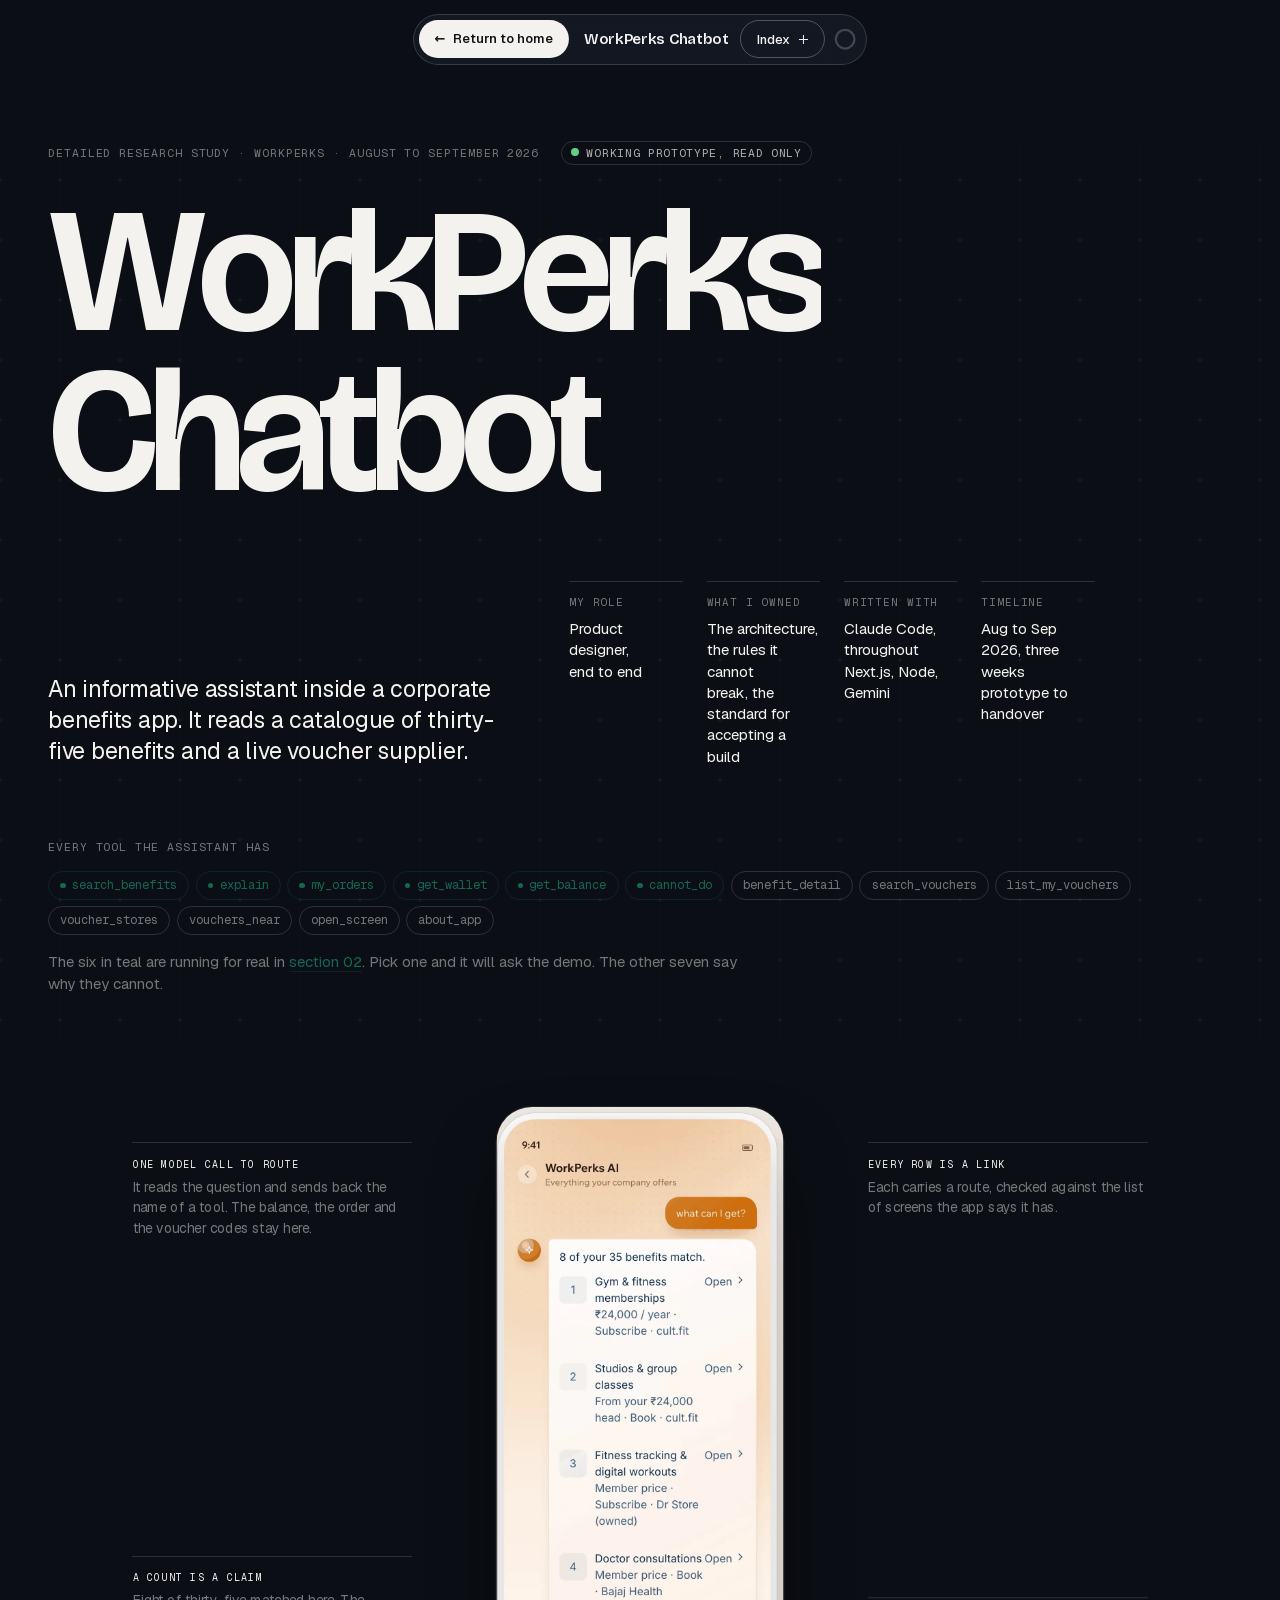
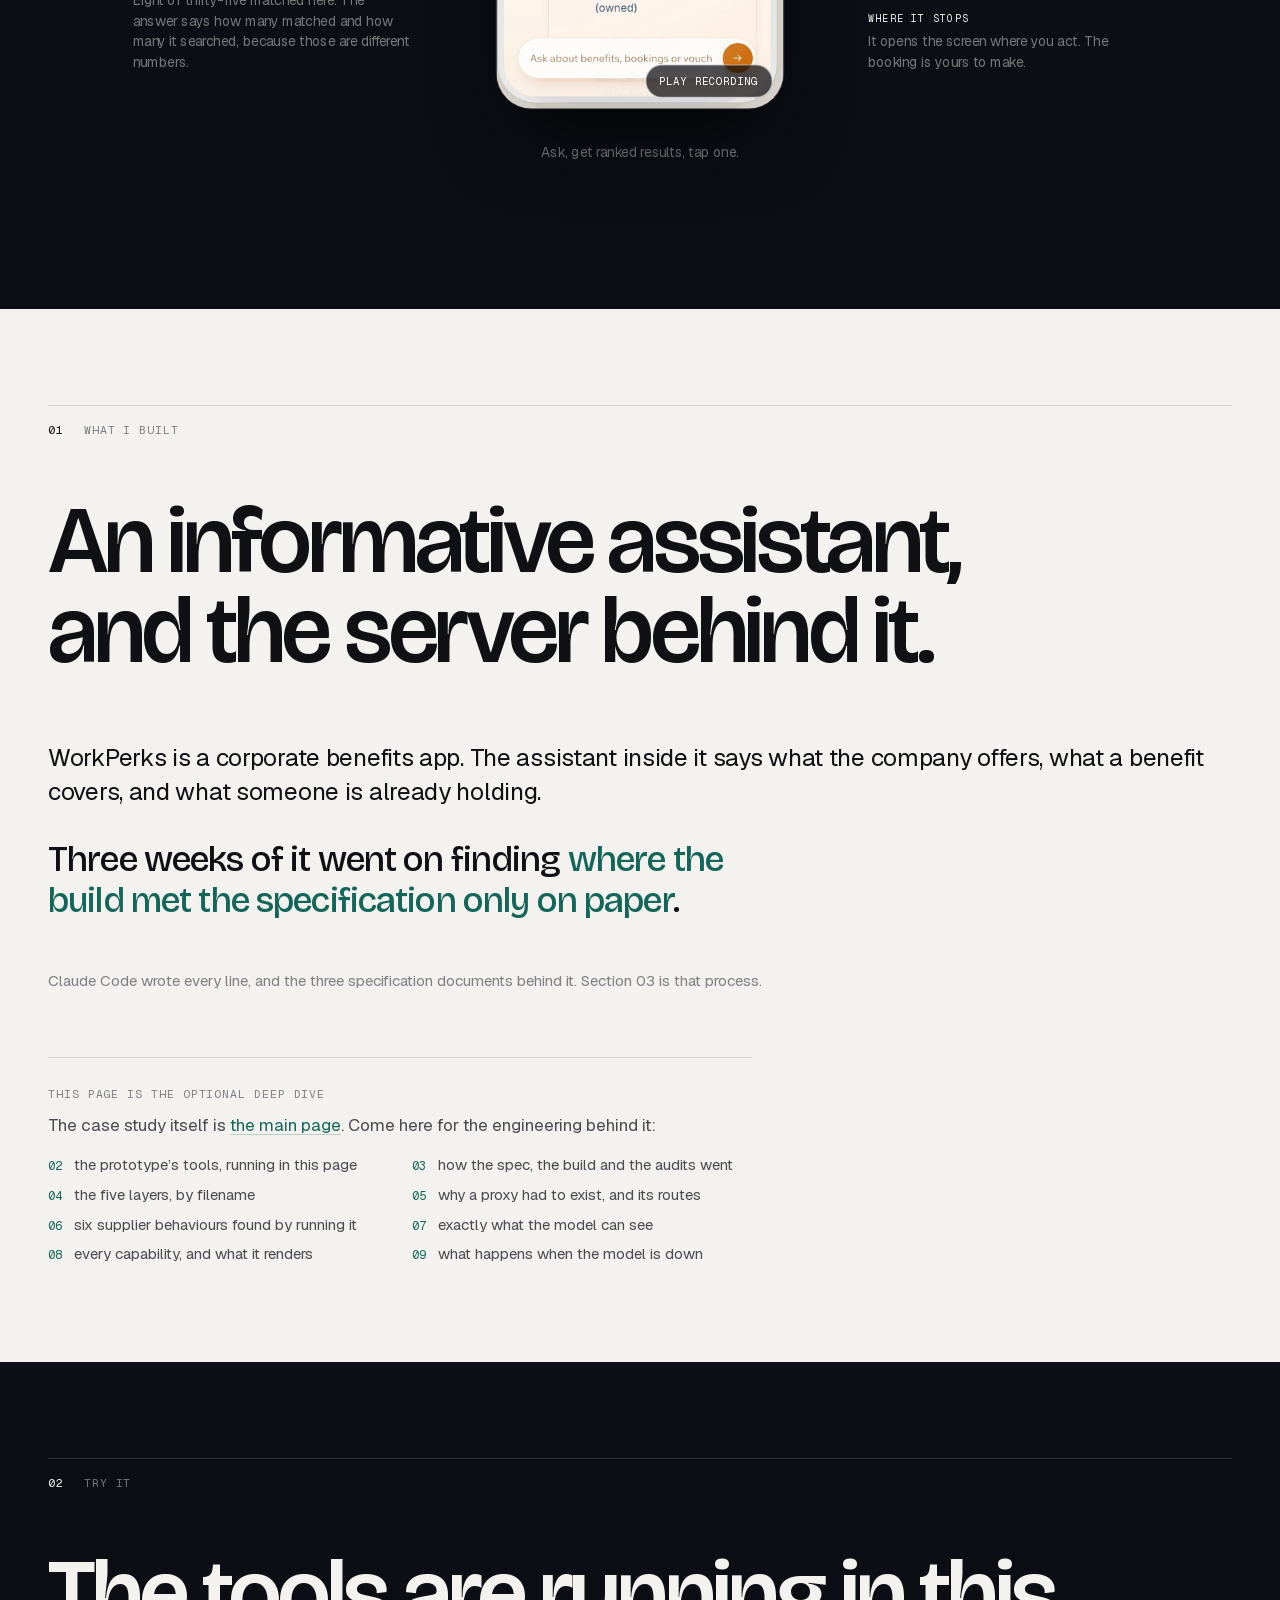
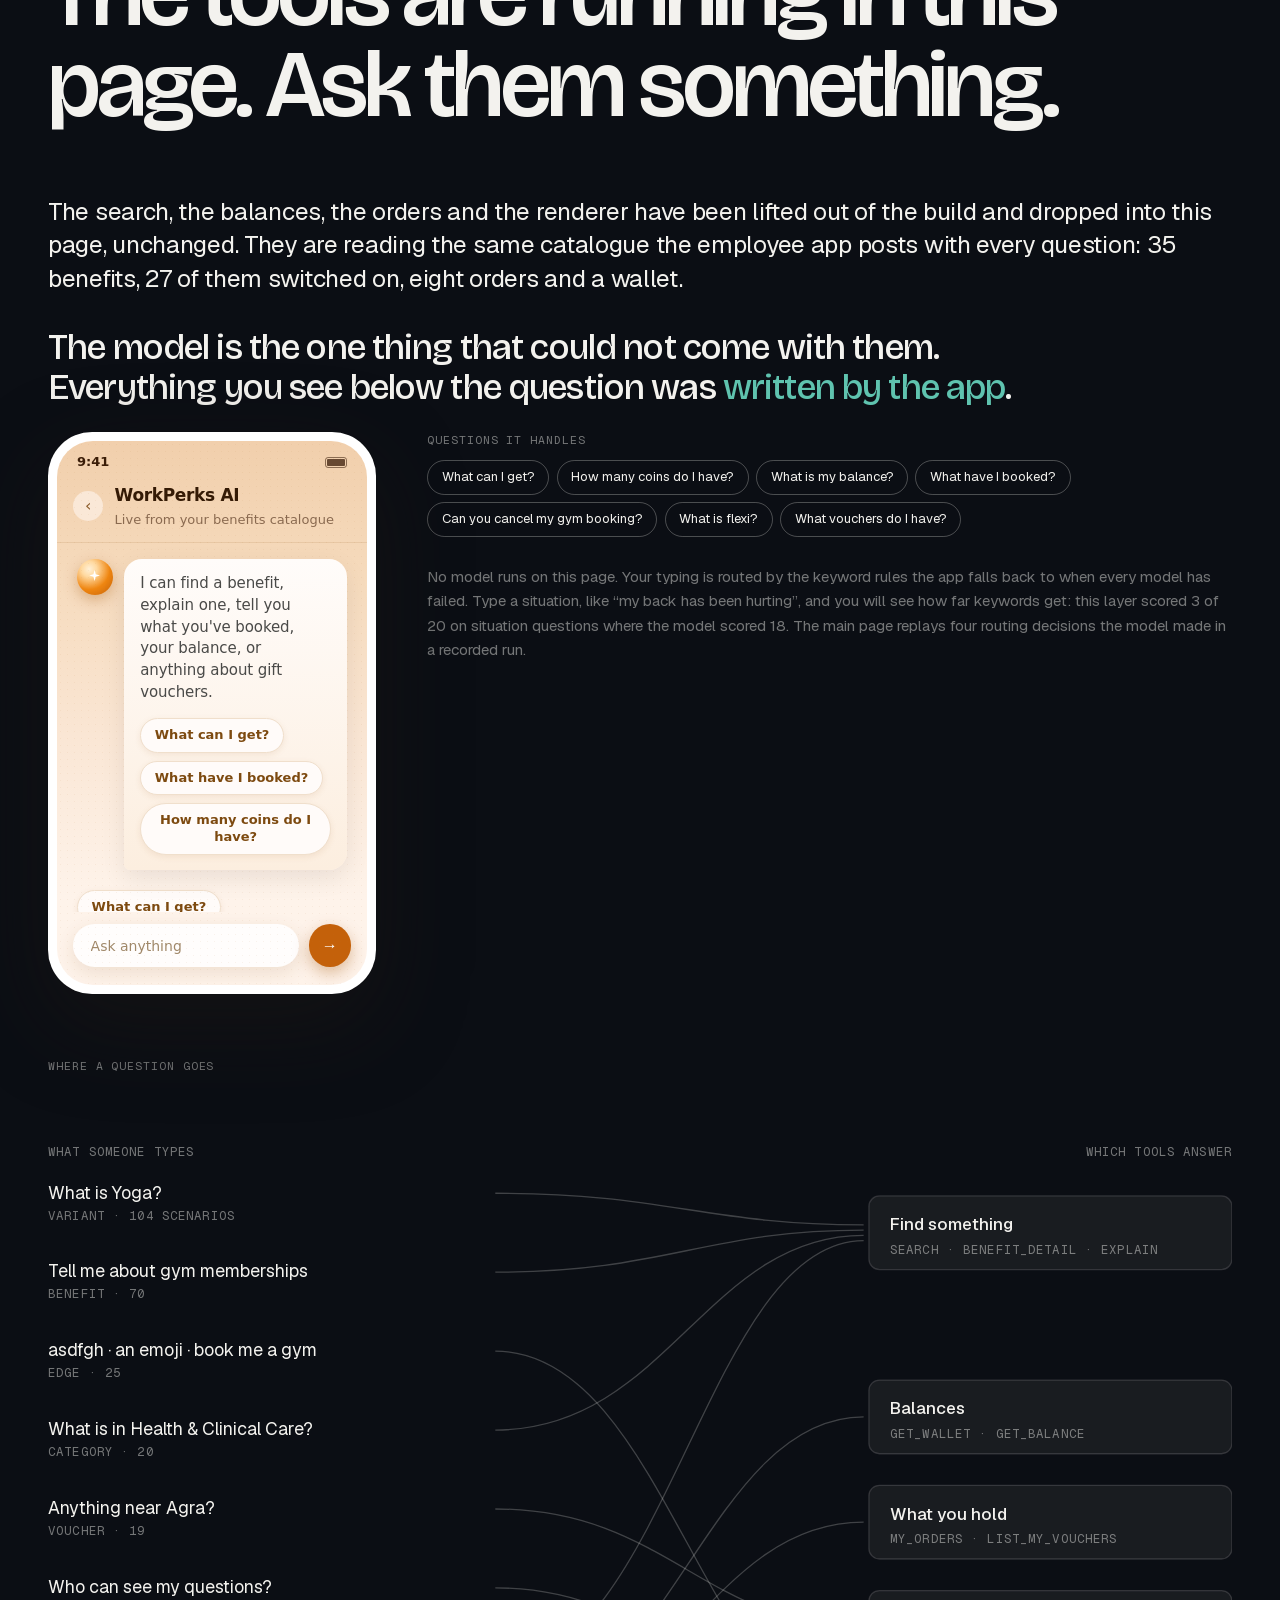
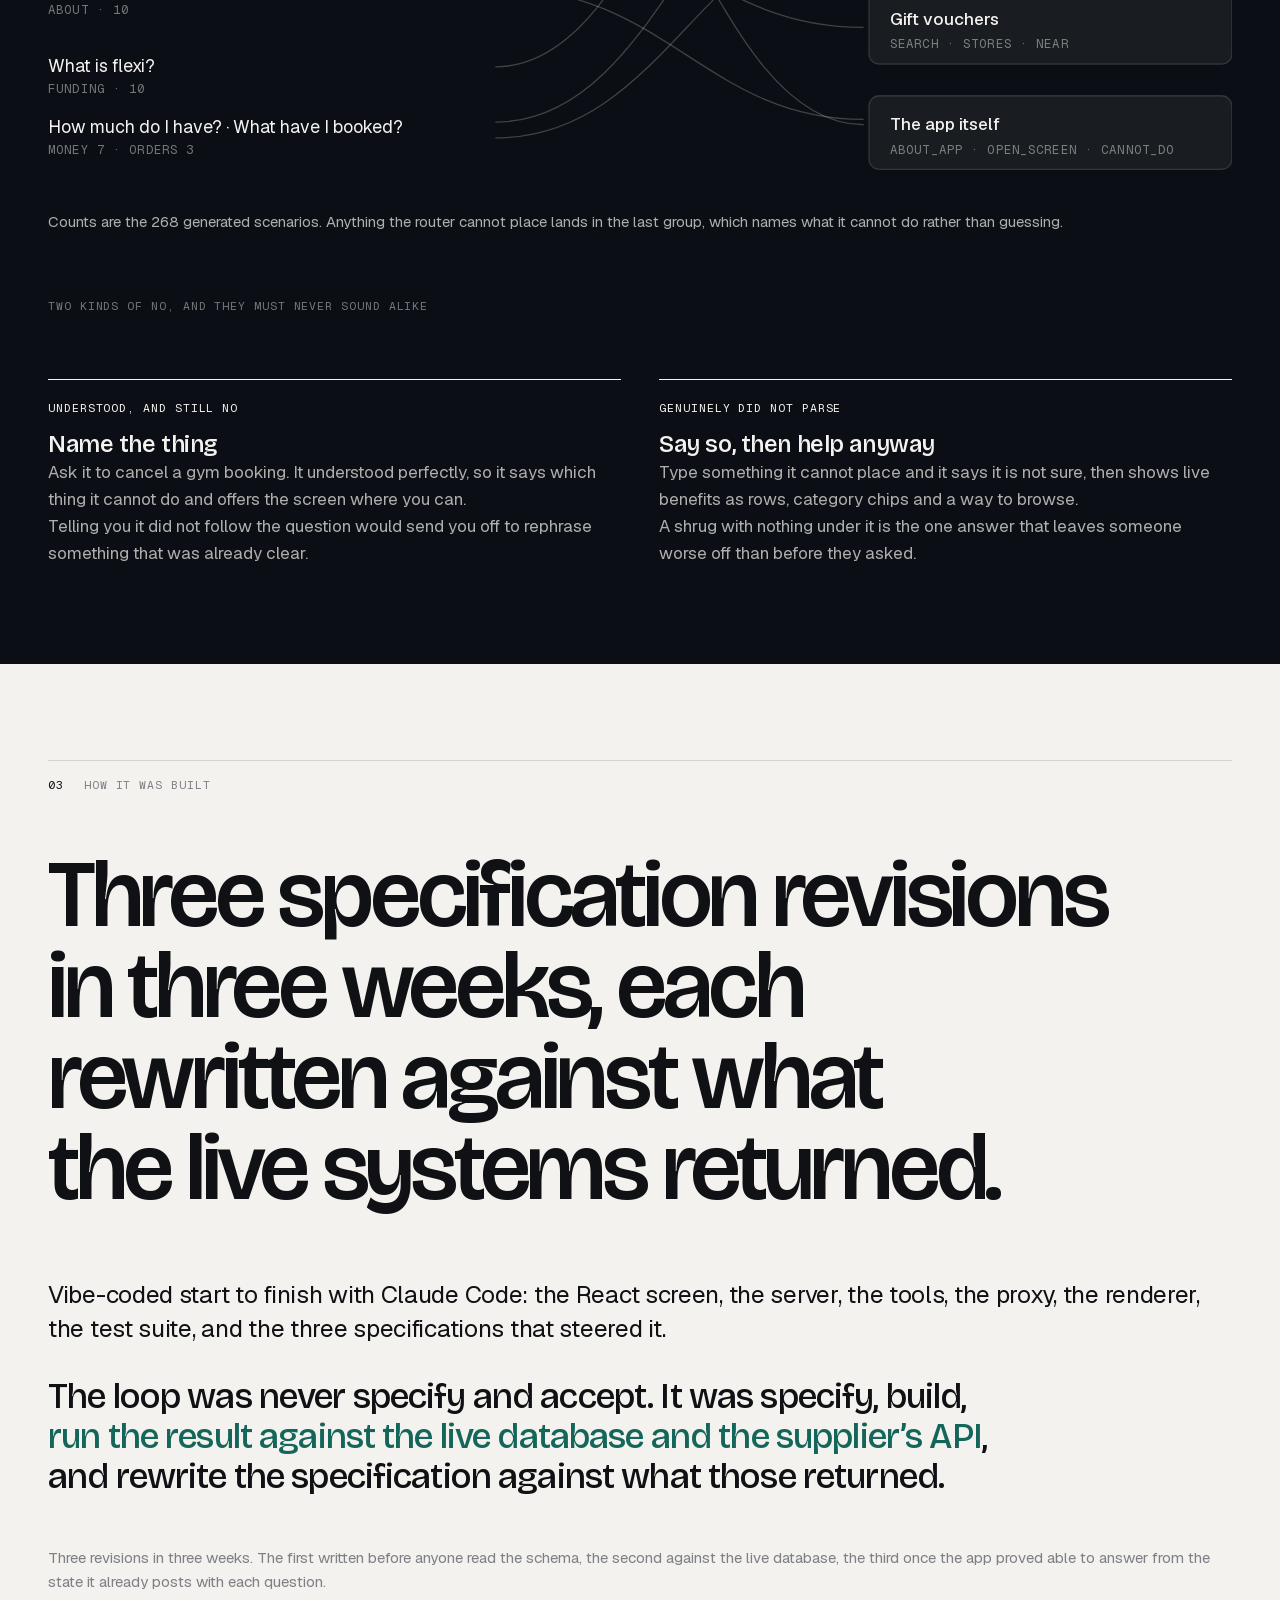
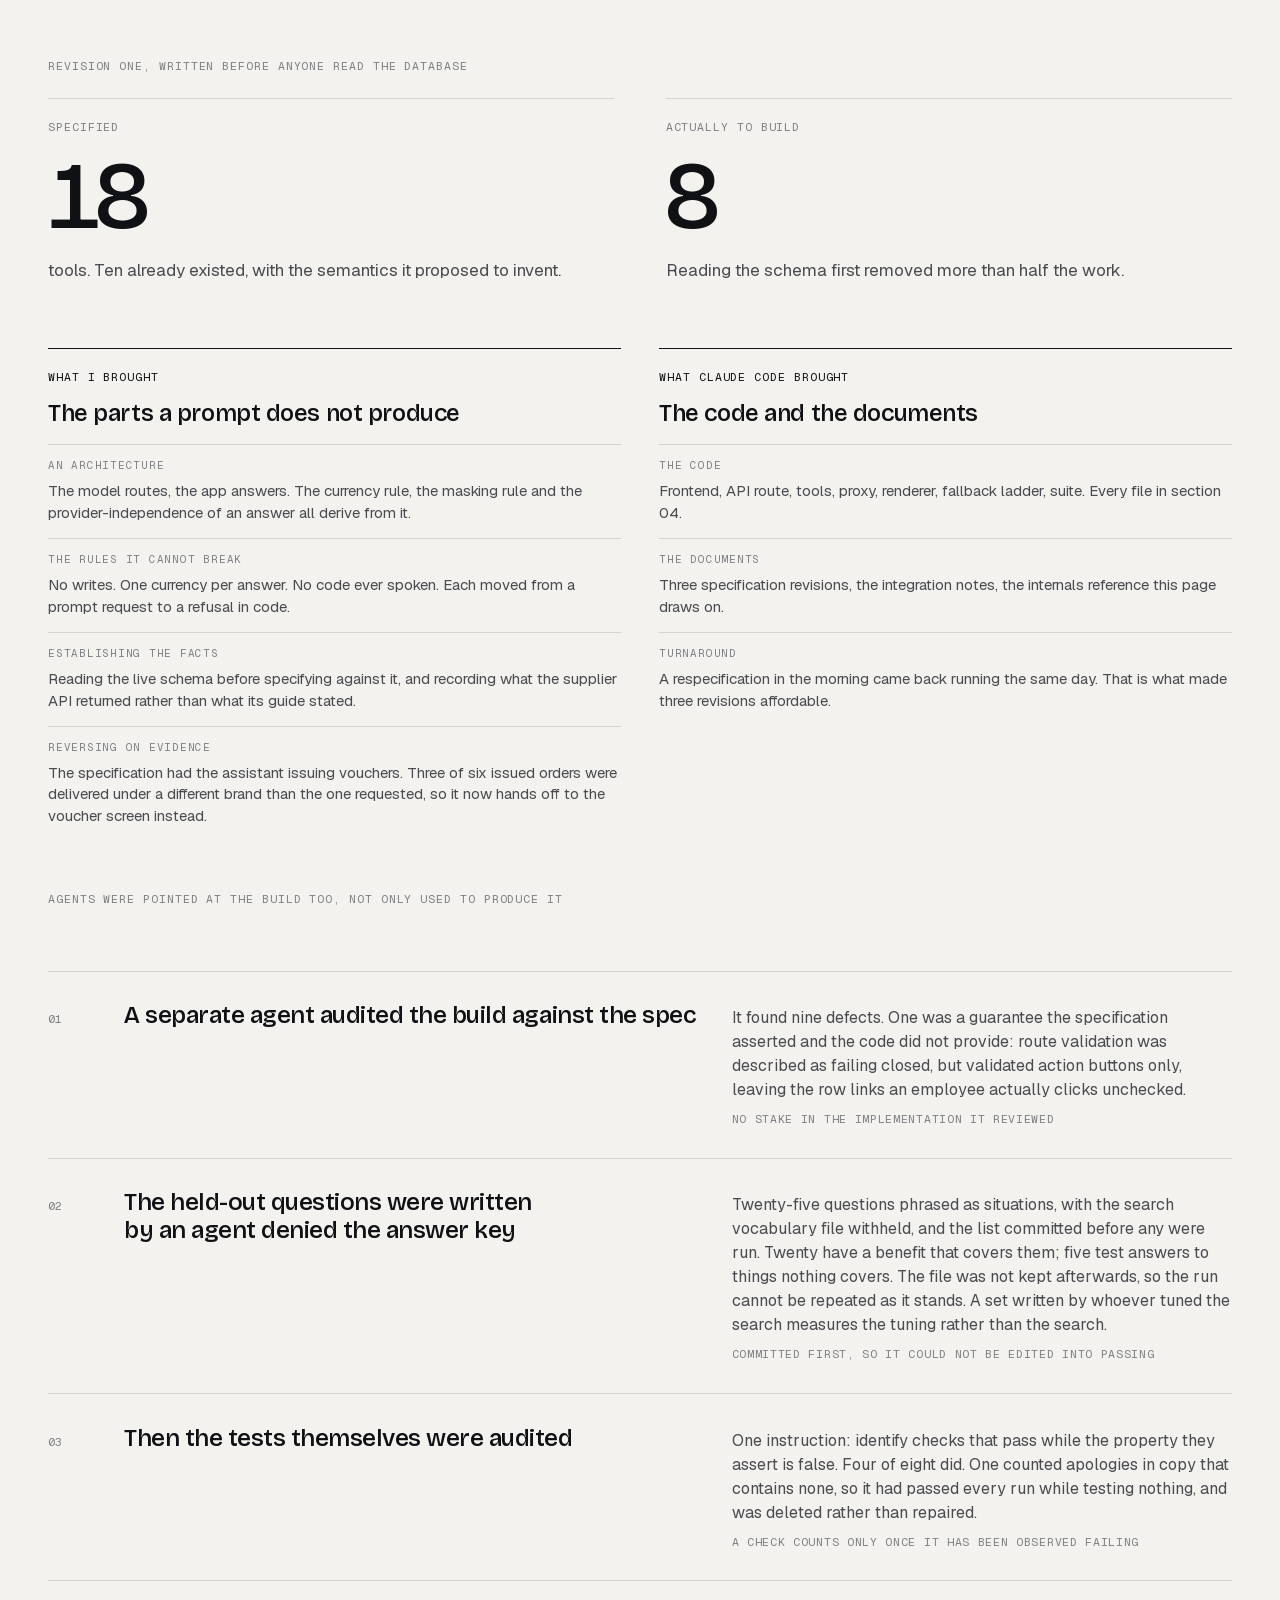
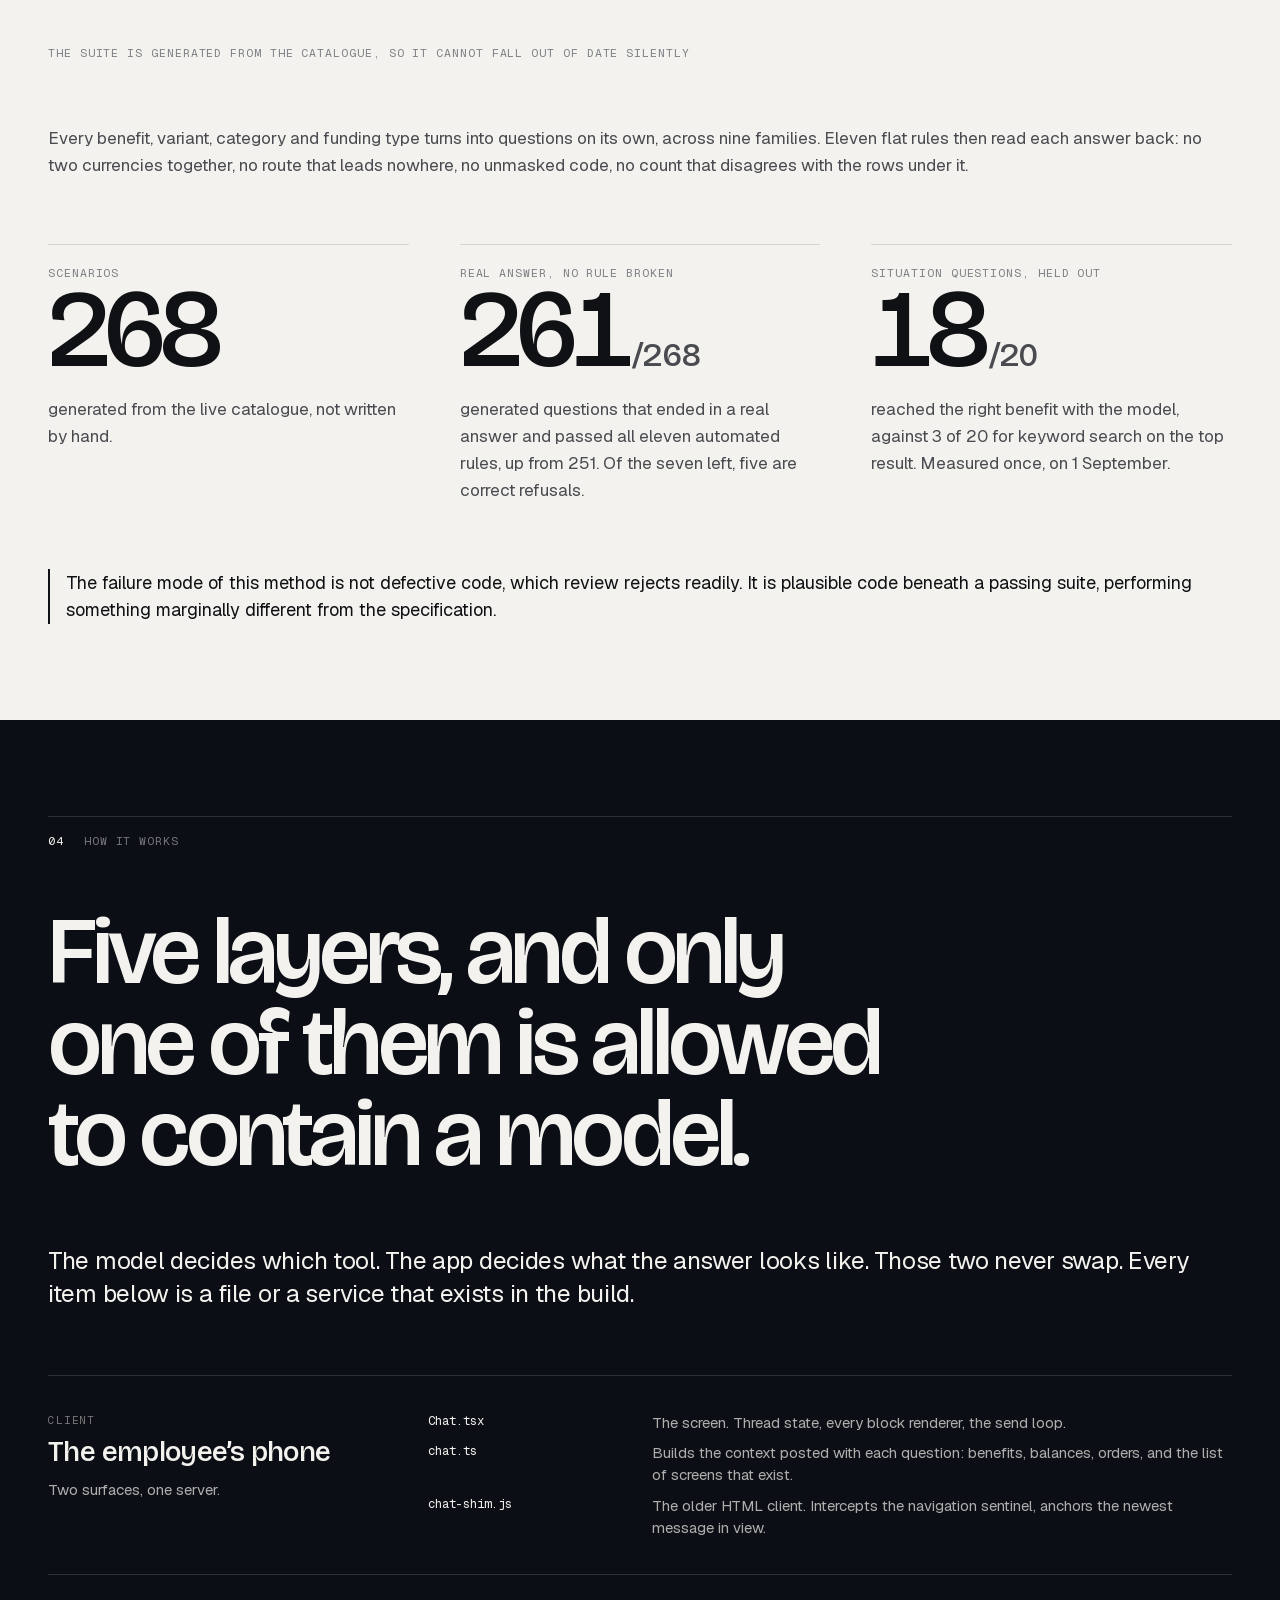
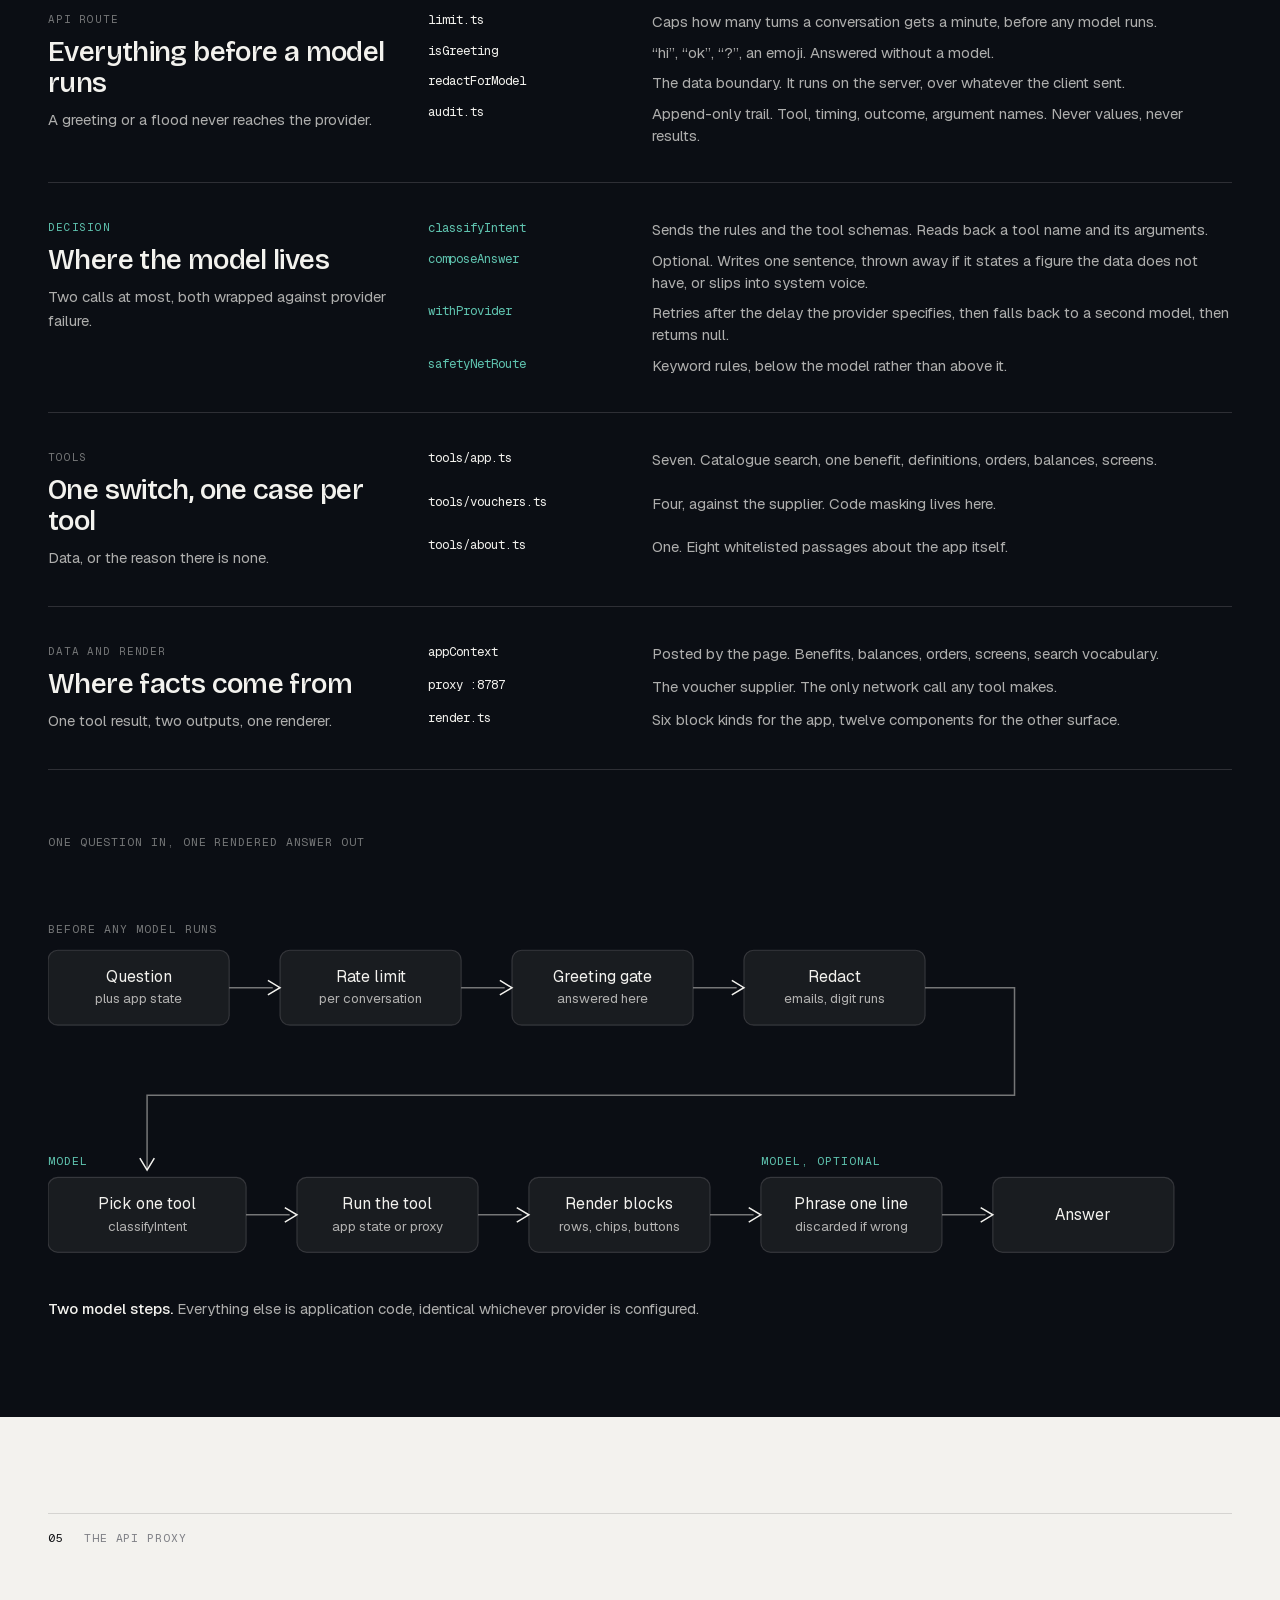
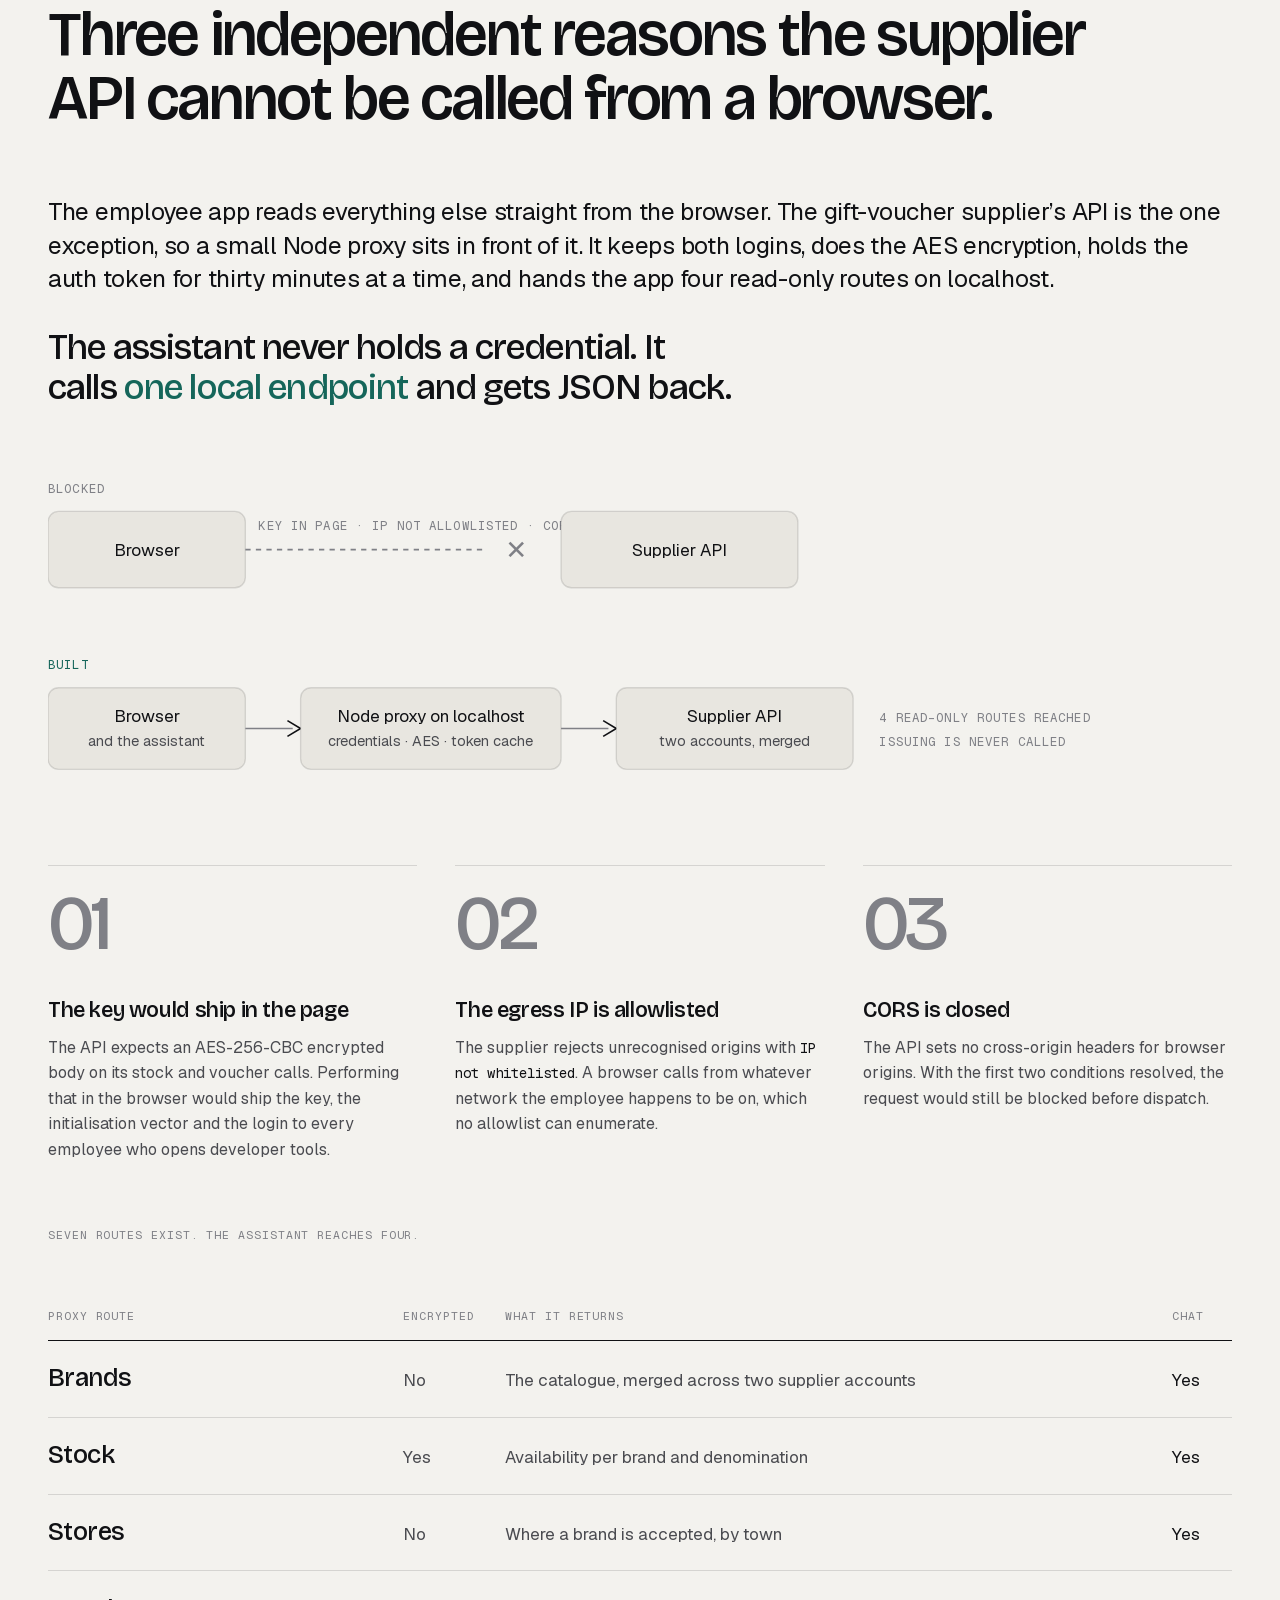
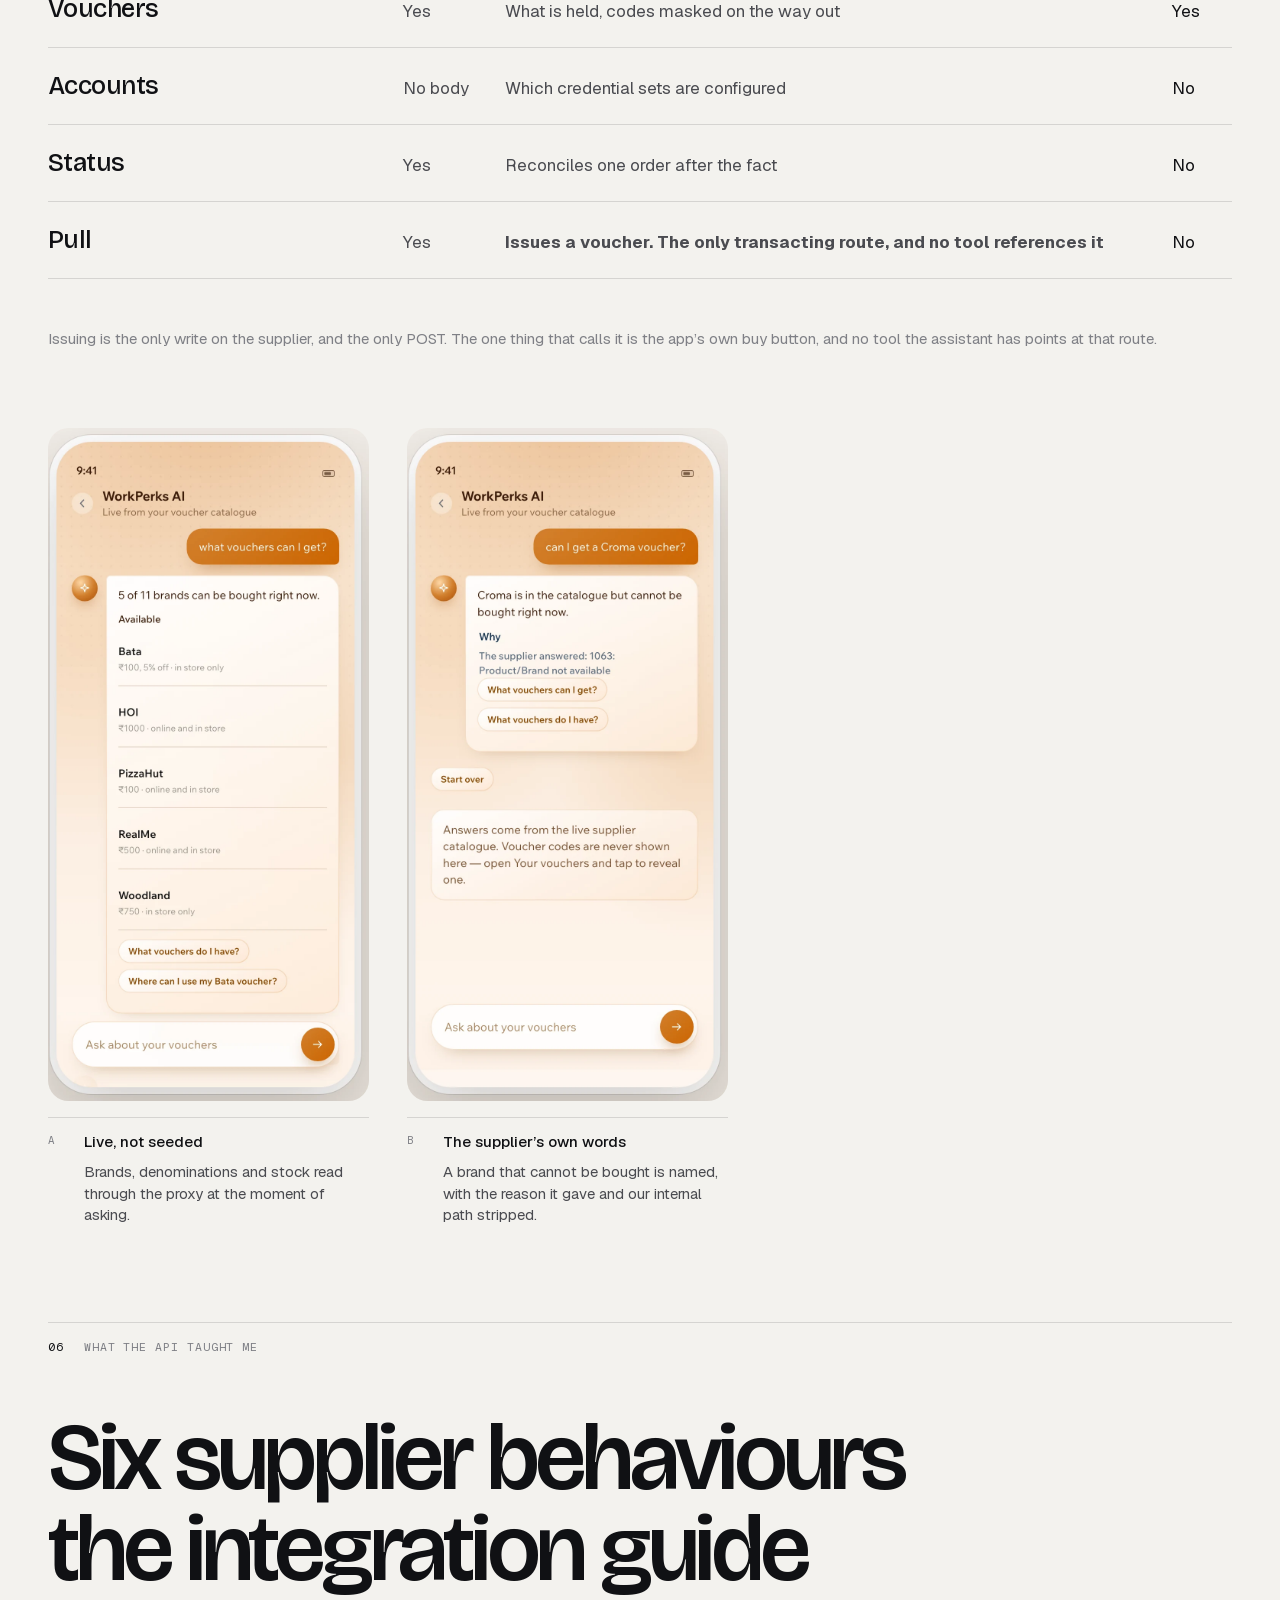
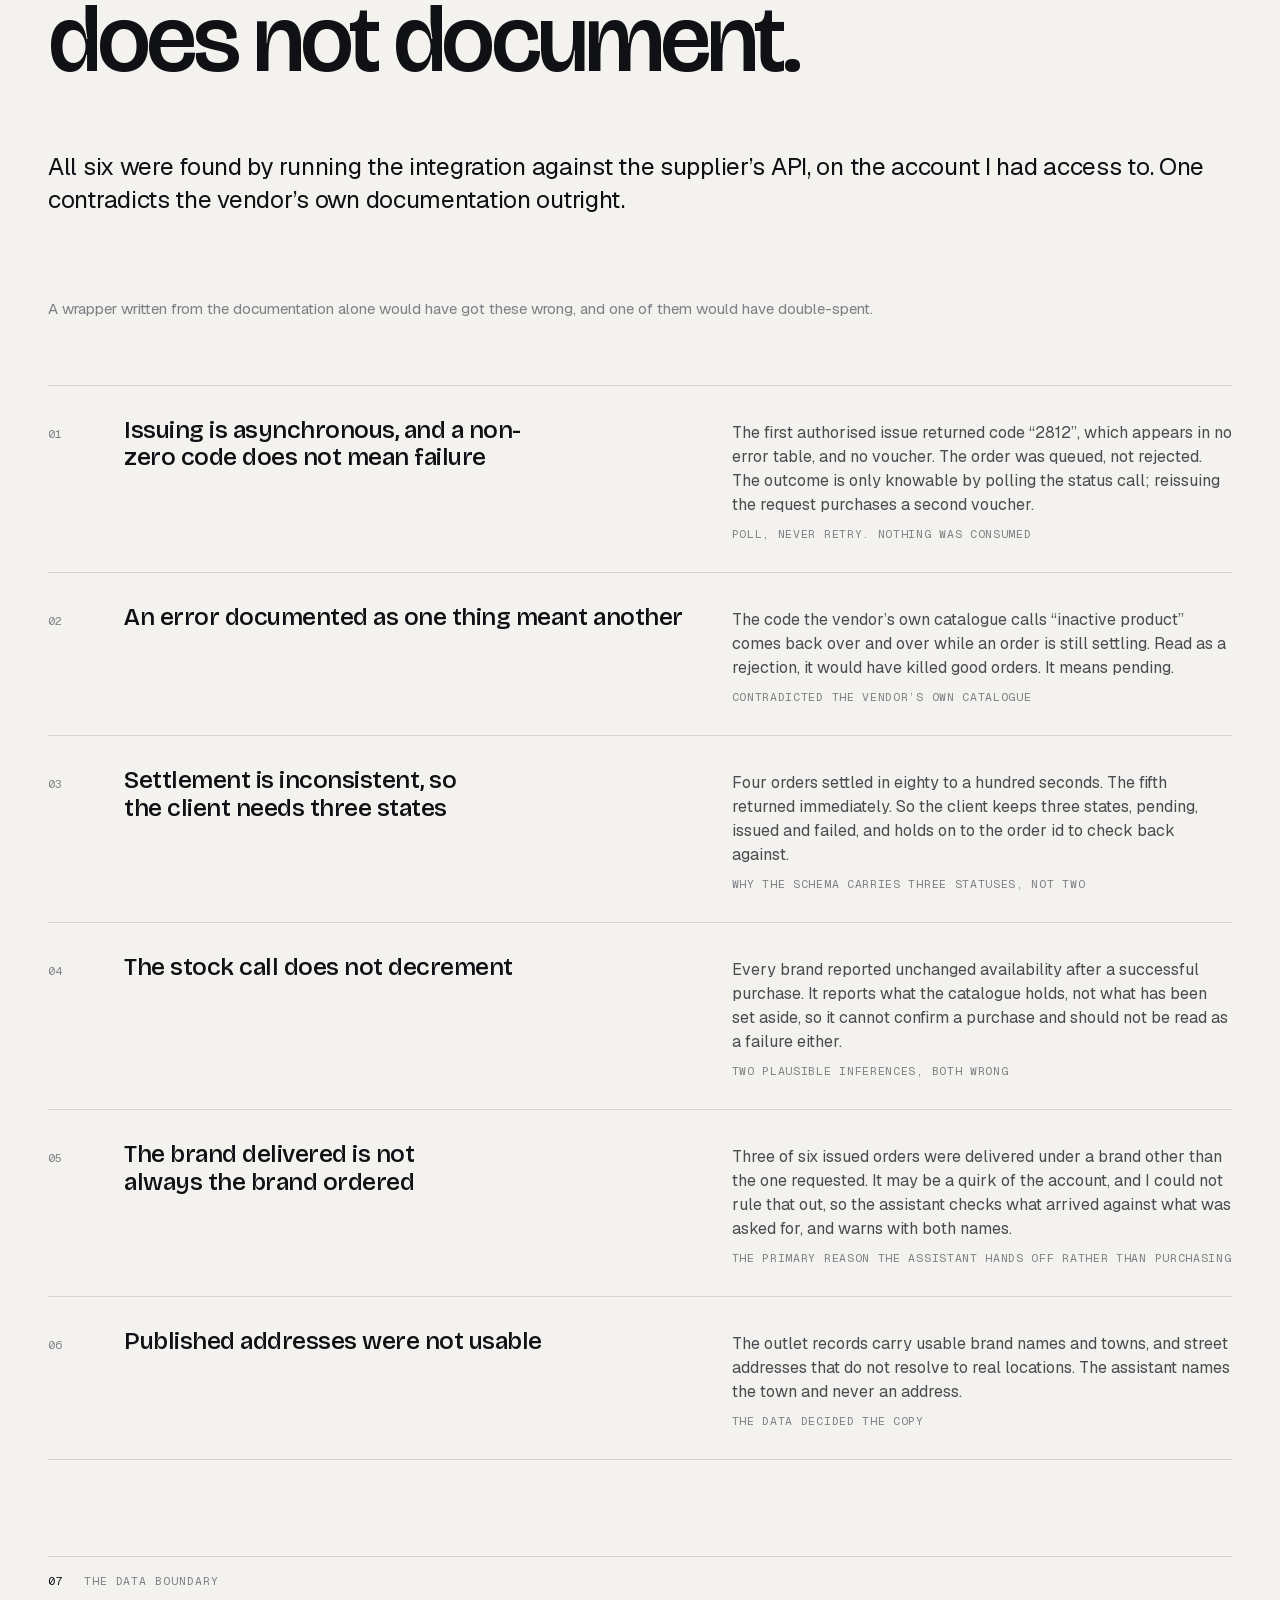
<file: detailed.html>
<!doctype html>
<html lang="en">
<head>
<meta charset="utf-8">
<meta name="viewport" content="width=device-width, initial-scale=1">
<meta name="color-scheme" content="light">
<meta name="theme-color" content="#0B0E14">
<link rel="icon" href="data:image/svg+xml,%3Csvg xmlns='http://www.w3.org/2000/svg' viewBox='0 0 32 32'%3E%3Crect width='32' height='32' rx='7' fill='%230B0E14'/%3E%3Ccircle cx='16' cy='16' r='6' fill='%2315665A'/%3E%3C/svg%3E">
<title>WorkPerks Chatbot, the detailed research study</title>
<meta name="description" content="The deep dive behind the WorkPerks Chatbot case study: every layer by filename, the voucher proxy, the data boundary, every capability and the fallback ladder.">
<link rel="preload" href="public/fonts/BricolageGrotesque-600-latin.woff2" as="font" type="font/woff2" crossorigin>
<link rel="preload" href="public/fonts/Geist-var-latin.woff2" as="font" type="font/woff2" crossorigin>
<link rel="preload" href="public/screens/flow-ask-still.webp" as="image" fetchpriority="high">
<link rel="stylesheet" href="fonts.css">
<link rel="stylesheet" href="styles.css">
</head>
<body>

<a class="skip" href="#overview">Skip to the study</a>

<header class="topbar" data-tone="dark">
  <a class="tb-home" href="https://uxsiddha.github.io/home"><span aria-hidden="true">&larr;</span> Return to home</a>
  <a class="tb-mark" href="index.html">WorkPerks Chatbot</a>

  <nav class="rail" aria-label="Sections">
    <ol>
      <li><a href="#overview"><span class="r-num">01</span><span class="r-name">What I built</span></a></li>
      <li><a href="#try"><span class="r-num">02</span><span class="r-name">Try it</span></a></li>
      <li><a href="#method"><span class="r-num">03</span><span class="r-name">The method</span></a></li>
      <li><a href="#stack"><span class="r-num">04</span><span class="r-name">How it works</span></a></li>
      <li><a href="#proxy"><span class="r-num">05</span><span class="r-name">The proxy</span></a></li>
      <li><a href="#supplier"><span class="r-num">06</span><span class="r-name">The API</span></a></li>
      <li><a href="#boundary"><span class="r-num">07</span><span class="r-name">Data boundary</span></a></li>
      <li><a href="#tools"><span class="r-num">08</span><span class="r-name">The tools</span></a></li>
      <li><a href="#fallback"><span class="r-num">09</span><span class="r-name">Fallbacks</span></a></li>
      <li><a href="#learnings"><span class="r-num">10</span><span class="r-name">What I learned</span></a></li>
    </ol>
  </nav>
  <button class="tb-index" type="button" aria-expanded="false" aria-controls="index-panel">
    <span class="tb-num" aria-hidden="true"></span>
    <span class="tb-name">Index</span>
    <span class="tb-plus" aria-hidden="true"></span>
  </button>
  <span class="tb-progress" aria-hidden="true"><span><svg viewBox="0 0 24 24" focusable="false"><circle class="tb-trk" cx="12" cy="12" r="10"/><circle class="tb-arc" cx="12" cy="12" r="10"/></svg></span></span>
</header>

<nav class="index-panel" id="index-panel" aria-label="Sections" hidden>
  <ol>
    <li><a href="#overview"><span>01</span>What I built</a></li>
    <li><a href="#try"><span>02</span>Try it</a></li>
    <li><a href="#method"><span>03</span>How it was built</a></li>
    <li><a href="#stack"><span>04</span>How it works</a></li>
    <li><a href="#proxy"><span>05</span>The API proxy</a></li>
    <li><a href="#supplier"><span>06</span>What the API taught me</a></li>
    <li><a href="#boundary"><span>07</span>The data boundary</a></li>
    <li><a href="#tools"><span>08</span>The tools</a></li>
    <li><a href="#fallback"><span>09</span>The fallback ladder</a></li>
    <li><a href="#learnings"><span>10</span>What I learned</a></li>
  </ol>
</nav>



<!-- ================================================================ HERO -->
<section class="hero dark" id="top" aria-label="Introduction">
  <div class="wrap hero-head">
    <p class="kicker">Detailed research study &middot; WorkPerks &middot; August to September 2026
      <span class="hero-state"><span class="live-dot" aria-hidden="true"></span>Working prototype, read only</span></p>

    <h1 class="hero-title" aria-label="WorkPerks Chatbot">
      <span class="word" aria-hidden="true"><span class="ch" style="--i:0">W</span><span class="ch" style="--i:1">o</span><span class="ch" style="--i:2">r</span><span class="ch" style="--i:3">k</span><span class="ch" style="--i:4">P</span><span class="ch" style="--i:5">e</span><span class="ch" style="--i:6">r</span><span class="ch" style="--i:7">k</span><span class="ch" style="--i:8">s</span></span>
      <span class="word" aria-hidden="true"><span class="ch" style="--i:10">C</span><span class="ch" style="--i:11">h</span><span class="ch" style="--i:12">a</span><span class="ch" style="--i:13">t</span><span class="ch" style="--i:14">b</span><span class="ch" style="--i:15">o</span><span class="ch" style="--i:16">t</span></span>
    </h1>

    <div class="hero-foot">
      <p class="hero-line">An informative assistant inside a corporate benefits app. It reads a
      catalogue of thirty-five benefits and a live voucher supplier.</p>
      <dl class="meta">
        <div><dt>My role</dt><dd>Product designer,<br>end to end</dd></div>
        <div><dt>What I owned</dt><dd>The architecture, the rules it cannot<br>break, the standard for accepting a build</dd></div>
        <div><dt>Written with</dt><dd>Claude Code, throughout<br>Next.js, Node, Gemini</dd></div>
        <div><dt>Timeline</dt><dd>Aug to Sep 2026, three weeks<br>prototype to handover</dd></div>
      </dl>
    </div>
  </div>


  <div class="wrap hero-tools" id="hero-tools">
    <p class="label">Every tool the assistant has</p>
    <ul class="ht-list">
        <li><button type="button" class="ht-on" data-tool="search_benefits" data-ask="What can I get?" aria-pressed="false"><span class="ht-dot" aria-hidden="true"></span>search_benefits</button></li>

        <li><button type="button" class="ht-on" data-tool="explain" data-ask="What is flexi?" aria-pressed="false"><span class="ht-dot" aria-hidden="true"></span>explain</button></li>
        <li><button type="button" class="ht-on" data-tool="my_orders" data-ask="What have I booked?" aria-pressed="false"><span class="ht-dot" aria-hidden="true"></span>my_orders</button></li>
        <li><button type="button" class="ht-on" data-tool="get_wallet" data-ask="What is my wallet?" aria-pressed="false"><span class="ht-dot" aria-hidden="true"></span>get_wallet</button></li>
        <li><button type="button" class="ht-on" data-tool="get_balance" data-ask="How many coins do I have?" aria-pressed="false"><span class="ht-dot" aria-hidden="true"></span>get_balance</button></li>
        <li><button type="button" class="ht-on" data-tool="cannot_do" data-ask="Can you cancel my gym booking?" aria-pressed="false"><span class="ht-dot" aria-hidden="true"></span>cannot_do</button></li>
        <li><button type="button" data-tool="benefit_detail" data-why="Opens one benefit in full. A model emits this tool when someone names a thing; the keyword layer running here sends those questions to explain instead, which answers from the same catalogue." aria-pressed="false">benefit_detail</button></li>
        <li><button type="button" data-tool="search_vouchers" data-why="Reads which gift-card brands can be bought right now, live from the supplier. The call is encrypted and made server-side, so it cannot run in a page." aria-pressed="false">search_vouchers</button></li>
        <li><button type="button" data-tool="list_my_vouchers" data-why="Lists the vouchers someone holds, with the codes masked before anything leaves the tool. It needs the supplier session, which lives on the proxy." aria-pressed="false">list_my_vouchers</button></li>
        <li><button type="button" data-tool="voucher_stores" data-why="Says where a brand is accepted, by town. The supplier publishes no usable street addresses, so the answer names the town and nothing finer." aria-pressed="false">voucher_stores</button></li>
        <li><button type="button" data-tool="vouchers_near" data-why="Finds brands with outlets near a named place. Same supplier call, same proxy." aria-pressed="false">vouchers_near</button></li>
        <li><button type="button" data-tool="open_screen" data-why="Offers a button to a screen in the employee app, checked against the list of screens the app says it has. There is no app around this page, so there is nothing to open." aria-pressed="false">open_screen</button></li>
        <li><button type="button" data-tool="about_app" data-why="Answers questions about the assistant itself from eight written passages. It is about the app, and this page is not the app." aria-pressed="false">about_app</button></li>
    </ul>
    <p class="ht-key">The six in teal are running for real in <a href="#try">section 02</a>.
    Pick one and it will ask the demo. The other seven say why they cannot.</p>
    <p class="ht-note" role="status" aria-live="polite"></p>
  </div>

  <figure class="hero-visual">
    <div class="hv-scale">
      <div class="hero-stage">
        <div class="hero-notes">
          <div><b>One model call to route</b>It reads the question and sends back the name of a tool. The balance, the order and the voucher codes stay here.</div>
          <div><b>A count is a claim</b>Eight of thirty-five matched here. The answer says how many matched and how many it searched, because those are different numbers.</div>
        </div>

        <div class="hero-device">
          <video class="loop-vid" src="public/screens/flow-ask.mp4" poster="public/screens/flow-ask-still.webp" width="840" height="1760" autoplay muted loop playsinline preload="metadata" aria-label="Animation of one interaction. The assistant&rsquo;s fresh state; the question what can I get is sent and a thinking indicator appears; the answer arrives, eight of thirty-five benefits matching as numbered rows; then the screen reached by tapping the first row, Gym and fitness memberships, with its price, what it covers and a subscribe button."></video>
        </div>

        <div class="hero-notes">
          <div><b>Every row is a link</b>Each carries a route, checked against the list of screens the app says it has.</div>
          <div><b>Where it stops</b>It opens the screen where you act. The
          booking is yours to make.</div>
        </div>
      </div>
      <figcaption>Ask, get ranked results, tap one.</figcaption>
    </div>
  </figure>
</section>


<main>

<!-- =========================================================== WHAT I BUILT -->
<section id="overview" data-title="What I built">
  <div class="wrap">
    <p class="sec-idx" data-reveal><span>01</span>What I built</p>
    <h2 class="sec-title xl" data-reveal>An informative assistant, and the server behind it.</h2>

    <div class="split" data-reveal>
      <div class="prose">
        <p class="lead">
          WorkPerks is a corporate benefits app. The assistant inside it says
          what the company offers, what a benefit covers, and what someone is
          already holding.
        </p>
      </div>
      <div>
        <p class="pull">
          Three weeks of it went on finding <span class="mark">where the build
          met the specification only on paper</span>.
        </p>
        <p class="aside">
          Claude Code wrote every line, and the three specification documents
          behind it. Section 03 is that process.
        </p>
      </div>
    </div>

    <div class="dd-guide" data-reveal>
      <p class="label">This page is the optional deep dive</p>
      <p>The case study itself is <a href="index.html">the main page</a>. Come here
      for the engineering behind it:</p>
      <ul>
        <li><a href="#try">02</a> the prototype&rsquo;s tools, running in this page</li>
        <li><a href="#method">03</a> how the spec, the build and the audits went</li>
        <li><a href="#stack">04</a> the five layers, by filename</li>
        <li><a href="#proxy">05</a> why a proxy had to exist, and its routes</li>
        <li><a href="#supplier">06</a> six supplier behaviours found by running it</li>
        <li><a href="#boundary">07</a> exactly what the model can see</li>
        <li><a href="#tools">08</a> every capability, and what it renders</li>
        <li><a href="#fallback">09</a> what happens when the model is down</li>
      </ul>
    </div>

  </div>
</section>


<!-- ================================================================ TRY IT -->
<section class="dark" id="try" data-title="Try it">
  <div class="wrap">
    <p class="sec-idx" data-reveal><span>02</span>Try it</p>
    <h2 class="sec-title xl" data-reveal>The tools are running in this page. Ask them something.</h2>

    <div class="split" data-reveal>
      <div class="prose">
        <p class="lead">
          The search, the balances, the orders and the renderer have been
          lifted out of the build and dropped into this page, unchanged. They
          are reading the same catalogue the employee app posts with every
          question: 35 benefits, 27 of them switched on, eight orders and a
          wallet.
        </p>
      </div>
      <div>
        <p class="pull">
          The model is the one thing that could not come with them. Everything
          you see below the question was
          <span class="mark">written by the app</span>.
        </p>
      </div>
    </div>

    <div class="demo-stage" id="demo" data-reveal>
      <div class="demo-phone">
        <div class="dm-frame">
          <div class="dm-screen">
            <div class="dm-status" aria-hidden="true"><span>9:41</span><span class="dm-batt"></span></div>
            <div class="dm-bar">
              <span class="dm-back" aria-hidden="true">&lsaquo;</span>
              <span class="dm-bar-t">
                <b>WorkPerks AI</b>
                <i>Live from your benefits catalogue</i>
              </span>
            </div>
            <div class="dm-thread" role="log" aria-live="polite" aria-label="Conversation with the assistant"></div>
            <form class="dm-form" autocomplete="off">
              <input class="dm-input" type="text" placeholder="Ask anything" aria-label="Ask the assistant a question">
              <button class="dm-send" type="submit"><span aria-hidden="true">&rarr;</span><span class="vh">Send</span></button>
            </form>
          </div>
        </div>
        <p class="dm-tape">Tool chosen <b class="dm-tool">none yet</b></p>
      </div>

      <div class="demo-notes">
        <p class="label">Questions it handles</p>
        <div class="dm-starters">
          <button type="button" class="dm-chip" data-ask="What can I get?">What can I get?</button>
          <button type="button" class="dm-chip" data-ask="How many coins do I have?">How many coins do I have?</button>
          <button type="button" class="dm-chip" data-ask="What is my balance?">What is my balance?</button>
          <button type="button" class="dm-chip" data-ask="What have I booked?">What have I booked?</button>
          <button type="button" class="dm-chip" data-ask="Can you cancel my gym booking?">Can you cancel my gym booking?</button>
          <button type="button" class="dm-chip" data-ask="What is flexi?">What is flexi?</button>
          <button type="button" class="dm-chip" data-ask="What vouchers do I have?">What vouchers do I have?</button>
        </div>

        <p class="aside">
          No model runs on this page. Your typing is routed by the keyword
          rules the app falls back to when every model has failed. Type a
          situation, like &ldquo;my back has been hurting&rdquo;, and you will see
          how far keywords get: this layer scored 3 of 20 on situation
          questions where the model scored 18. The main page replays four
          routing decisions the model made in a recorded run.
        </p>
      </div>
    </div>

    <p class="label" data-reveal>Where a question goes</p>
    <div class="dia" data-reveal>
      <div class="dia-scroll">
        <svg viewBox="0 0 900 496" xmlns="http://www.w3.org/2000/svg" role="img" aria-label="Routing map. Nine kinds of question on the left, with how many of the 268 test scenarios each accounts for, connect to five groups of tools on the right. Questions about a variant, a benefit, a category or a funding type all go to the find-something tools. Voucher questions go to the voucher tools. Money questions go to the balance tools. Order questions go to what-you-hold. Questions about the app itself, and everything the assistant cannot place, go to the app tools.">
          <text class="d-k" x="0" y="14">What someone types</text>
          <text class="d-k" x="900" y="14" text-anchor="end">Which tools answer</text>

          <!-- question families -->
          <g class="map-l">
            <text class="d-t" x="0" y="46">What is Yoga?</text><text class="d-k" x="0" y="62">variant &middot; 104 scenarios</text>
            <text class="d-t" x="0" y="106">Tell me about gym memberships</text><text class="d-k" x="0" y="122">benefit &middot; 70</text>
            <text class="d-t" x="0" y="166">asdfgh &middot; an emoji &middot; book me a gym</text><text class="d-k" x="0" y="182">edge &middot; 25</text>
            <text class="d-t" x="0" y="226">What is in Health &amp; Clinical Care?</text><text class="d-k" x="0" y="242">category &middot; 20</text>
            <text class="d-t" x="0" y="286">Anything near Agra?</text><text class="d-k" x="0" y="302">voucher &middot; 19</text>
            <text class="d-t" x="0" y="346">Who can see my questions?</text><text class="d-k" x="0" y="362">about &middot; 10</text>
            <text class="d-t" x="0" y="406">What is flexi?</text><text class="d-k" x="0" y="422">funding &middot; 10</text>
            <text class="d-t" x="0" y="452">How much do I have? &middot; What have I booked?</text><text class="d-k" x="0" y="468">money 7 &middot; orders 3</text>
          </g>

          <!-- connectors -->
          <g class="map-c">
            <path class="d-line" d="M340 42 C 470 42 500 66 620 66"/>
            <path class="d-line" d="M340 102 C 470 102 500 70 620 70"/>
            <path class="d-line" d="M340 222 C 470 222 500 74 620 74"/>
            <path class="d-line" d="M340 402 C 470 402 500 78 620 78"/>
            <path class="d-line" d="M340 282 C 470 282 500 372 620 372"/>
            <path class="d-line" d="M340 444 C 470 444 500 212 620 212"/>
            <path class="d-line" d="M340 456 C 470 456 500 292 620 292"/>
            <path class="d-line" d="M340 342 C 470 342 500 442 620 442"/>
            <path class="d-line" d="M340 162 C 470 162 500 446 620 446"/>
          </g>

          <!-- tool groups -->
          <g class="map-r">
            <rect class="d-box d-fill" x="624" y="44" width="276" height="56" rx="8"/>
            <text class="d-t" x="640" y="70">Find something</text><text class="d-k" x="640" y="88">search &middot; benefit_detail &middot; explain</text>

            <rect class="d-box d-fill" x="624" y="184" width="276" height="56" rx="8"/>
            <text class="d-t" x="640" y="210">Balances</text><text class="d-k" x="640" y="228">get_wallet &middot; get_balance</text>

            <rect class="d-box d-fill" x="624" y="264" width="276" height="56" rx="8"/>
            <text class="d-t" x="640" y="290">What you hold</text><text class="d-k" x="640" y="308">my_orders &middot; list_my_vouchers</text>

            <rect class="d-box d-fill" x="624" y="344" width="276" height="56" rx="8"/>
            <text class="d-t" x="640" y="370">Gift vouchers</text><text class="d-k" x="640" y="388">search &middot; stores &middot; near</text>

            <rect class="d-box d-fill" x="624" y="424" width="276" height="56" rx="8"/>
            <text class="d-t" x="640" y="450">The app itself</text><text class="d-k" x="640" y="468">about_app &middot; open_screen &middot; cannot_do</text>
          </g>
        </svg>
      </div>
      <p class="dia-hint" aria-hidden="true">Scroll the diagram sideways</p>
      <p class="dia-key">
        <span>Counts are the 268 generated scenarios. Anything the router cannot place lands in the last group, which names what it cannot do rather than guessing.</span>
      </p>
    </div>

    <p class="label" data-reveal>Two kinds of no, and they must never sound alike</p>
    <div class="vs" data-reveal>
      <div>
        <p class="label">Understood, and still no</p>
        <h3>Name the thing</h3>
        <p>
          Ask it to cancel a gym booking. It understood perfectly, so it says
          which thing it cannot do and offers the screen where you can.
        </p>
        <p>
          Telling you it did not follow the question would send you off to
          rephrase something that was already clear.
        </p>
      </div>
      <div>
        <p class="label">Genuinely did not parse</p>
        <h3>Say so, then help anyway</h3>
        <p>
          Type something it cannot place and it says it is not sure, then shows
          live benefits as rows, category chips and a way to browse.
        </p>
        <p>
          A shrug with nothing under it is the one answer that leaves someone
          worse off than before they asked.
        </p>
      </div>
    </div>
  </div>
</section>




<!-- =========================================================== HOW IT WAS BUILT -->
<section id="method" data-title="How it was built">
  <div class="wrap">
    <p class="sec-idx" data-reveal><span>03</span>How it was built</p>
    <h2 class="sec-title xl" data-reveal>Three specification revisions in three weeks, each rewritten against what
    the live systems returned.</h2>

    <div class="split" data-reveal>
      <div class="prose">
        <p class="lead">
          Vibe-coded start to finish with Claude Code: the React screen, the
          server, the tools, the proxy, the renderer, the test suite,
          and the three specifications that steered it.
        </p>
      </div>
      <div>
        <p class="pull">
          The loop was never specify and accept. It was specify, build, <span
          class="mark">run the result against the live database and the
          supplier&rsquo;s API</span>, and rewrite the specification against what
          those returned.
        </p>
        <p class="aside">
          Three revisions in three weeks. The first written before anyone read
          the schema, the second against the live database, the third once the app proved able to answer from the state it
          already posts with each question.
        </p>
      </div>
    </div>

    <p class="label" data-reveal>Revision one, written before anyone read the database</p>
    <div class="stats two" data-reveal>
      <div class="stat">
        <p class="label">Specified</p>
        <p class="stat-num"><span data-count="18">18</span></p>
        <p class="stat-cap">tools. Ten already existed, with the semantics it proposed to invent.</p>
      </div>
      <div class="stat">
        <p class="label">Actually to build</p>
        <p class="stat-num"><span data-count="8">8</span></p>
        <p class="stat-cap">Reading the schema first removed more than half the work.</p>
      </div>
    </div>
    <div class="vs" data-reveal>
      <div>
        <p class="label">What I brought</p>
        <h3>The parts a prompt does not produce</h3>
        <dl>
          <dt>An architecture</dt><dd>The model routes, the app answers. The currency rule, the masking rule and the provider-independence of
          an answer all derive from it.</dd>
          <dt>The rules it cannot break</dt><dd>No writes. One currency per answer. No code ever spoken. Each moved from a prompt request to a refusal in code.</dd>
          <dt>Establishing the facts</dt><dd>Reading the live schema before specifying against it, and recording
          what the supplier API returned rather than what its guide stated.</dd>
          <dt>Reversing on evidence</dt><dd>The specification had the assistant issuing vouchers. Three of six
          issued orders were delivered under a different brand than the one
          requested, so it now hands off to the voucher screen instead.</dd>
        </dl>
      </div>
      <div>
        <p class="label">What Claude Code brought</p>
        <h3>The code and the documents</h3>
        <dl>
          <dt>The code</dt><dd>Frontend, API route, tools, proxy, renderer, fallback ladder, suite. Every file in section 04.</dd>
          <dt>The documents</dt><dd>Three specification revisions, the integration notes, the internals reference this page draws on.</dd>
          <dt>Turnaround</dt><dd>A respecification in the morning came back running the same day. That is what made three revisions affordable.</dd>
        </dl>
      </div>
    </div>

    <p class="label" data-reveal>Agents were pointed at the build too, not only used to produce it</p>
    <ol class="rules" data-reveal>
      <li>
        <h3>A separate agent audited the build against the spec</h3>
        <p>
          It found nine defects. One was a guarantee the specification
          asserted and the code did not provide: route validation was
          described as failing closed, but validated action buttons only,
          leaving the row links an employee actually clicks unchecked.
          <em>No stake in the implementation it reviewed</em>
        </p>
      </li>
      <li>
        <h3>The held-out questions were written by an agent denied the answer key</h3>
        <p>
          Twenty-five questions phrased as situations, with the search
          vocabulary file withheld, and the list committed before any were
          run. Twenty have a benefit that covers them; five test answers to
          things nothing covers. The file was not kept afterwards, so the run
          cannot be repeated as it stands. A set written by whoever tuned the search measures the tuning
          rather than the search.
          <em>Committed first, so it could not be edited into passing</em>
        </p>
      </li>
      <li>
        <h3>Then the tests themselves were audited</h3>
        <p>
          One instruction: identify checks that pass while the property they
          assert is false. Four of eight did. One counted apologies in copy
          that contains none, so it had passed every run while testing
          nothing, and was deleted rather than repaired.
          <em>A check counts only once it has been observed failing</em>
        </p>
      </li>
    </ol>

    <p class="label" data-reveal>The suite is generated from the catalogue, so it cannot fall out of date
    silently</p>
    <div class="prose" data-reveal>
      <p>
        Every benefit, variant, category and funding type turns into questions
        on its own, across nine families. Eleven flat rules then read each
        answer back: no two currencies together, no route that leads nowhere,
        no unmasked code, no count that disagrees with the rows under it.
      </p>
    </div>

    <div class="stats three" data-reveal>
      <div class="stat">
        <p class="label">Scenarios</p>
        <p class="stat-num"><span data-count="268">268</span></p>
        <p class="stat-cap">generated from the live catalogue, not written by hand.</p>
      </div>
      <div class="stat">
        <p class="label">Real answer, no rule broken</p>
        <p class="stat-num"><span data-count="261">261</span><span class="unit">/268</span></p>
        <p class="stat-cap">generated questions that ended in a real answer and passed all eleven
        automated rules, up from 251. Of the seven left, five are correct refusals.</p>
      </div>
      <div class="stat">
        <p class="label">Situation questions, held out</p>
        <p class="stat-num"><span data-count="18">18</span><span class="unit">/20</span></p>
        <p class="stat-cap">reached the right benefit with the model, against 3 of 20 for keyword
        search on the top result. Measured once, on 1 September.</p>
      </div>
    </div>

    <div class="note" data-reveal>
      <p class="caveat">
        The failure mode of this method is not defective code, which review
        rejects readily. It is plausible code beneath a passing suite,
        performing something marginally different from the specification.
      </p>
    </div>
  </div>
</section>




<!-- ========================================================== HOW IT WORKS -->
<section class="dark" id="stack" data-title="How it works">
  <div class="wrap">
    <p class="sec-idx" data-reveal><span>04</span>How it works</p>
    <h2 class="sec-title xl" data-reveal>Five layers, and only one of them is allowed to contain a model.</h2>

    <div class="prose" data-reveal>
      <p class="lead">
        The model decides which tool. The app decides what the answer looks
        like. Those two never swap. Every item below is a file or a service that
        exists in the build.
      </p>
    </div>

    <ol class="layers" data-reveal>
      <li class="layer">
        <div>
          <p class="ly-k">Client</p>
          <h3>The employee&rsquo;s phone</h3>
          <p>Two surfaces, one server.</p>
        </div>
        <ul class="ly-items">
          <li><b>Chat.tsx</b><span>The screen. Thread state, every block renderer, the send loop.</span></li>
          <li><b>chat.ts</b><span>Builds the context posted with each question: benefits, balances,
          orders, and the list of screens that exist.</span></li>
          <li><b>chat-shim.js</b><span>The older HTML client. Intercepts the navigation sentinel, anchors
          the newest message in view.</span></li>
        </ul>
      </li>
      <li class="layer">
        <div>
          <p class="ly-k">API route</p>
          <h3>Everything before a model runs</h3>
          <p>A greeting or a flood never reaches the provider.</p>
        </div>
        <ul class="ly-items">
          <li><b>limit.ts</b><span>Caps how many turns a conversation gets a minute, before any model
          runs.</span></li>
          <li><b>isGreeting</b><span>&ldquo;hi&rdquo;, &ldquo;ok&rdquo;, &ldquo;?&rdquo;, an emoji. Answered without a model.</span></li>
          <li><b>redactForModel</b><span>The data boundary. It runs on the server, over whatever the client
          sent.</span></li>
          <li><b>audit.ts</b><span>Append-only trail. Tool, timing, outcome, argument names. Never values, never results.</span></li>
        </ul>
      </li>
      <li class="layer model">
        <div>
          <p class="ly-k">Decision</p>
          <h3>Where the model lives</h3>
          <p>Two calls at most, both wrapped against provider failure.</p>
        </div>
        <ul class="ly-items">
          <li><b>classifyIntent</b><span>Sends the rules and the tool schemas. Reads back a tool name
          and its arguments.</span></li>
          <li><b>composeAnswer</b><span>Optional. Writes one sentence, thrown away if it states a figure the
          data does not have, or slips into system voice.</span></li>
          <li><b>withProvider</b><span>Retries after the delay the provider specifies, then falls back to a
          second model, then returns null.</span></li>
          <li><b>safetyNetRoute</b><span>Keyword rules, below the model rather than above it.</span></li>
        </ul>
      </li>
      <li class="layer">
        <div>
          <p class="ly-k">Tools</p>
          <h3>One switch, one case per tool</h3>
          <p>Data, or the reason there is none.</p>
        </div>
        <ul class="ly-items">
          <li><b>tools/app.ts</b><span>Seven. Catalogue search, one benefit, definitions, orders, balances, screens.</span></li>
          <li><b>tools/vouchers.ts</b><span>Four, against the supplier. Code masking lives here.</span></li>
          <li><b>tools/about.ts</b><span>One. Eight whitelisted passages about the app itself.</span></li>
        </ul>
      </li>
      <li class="layer">
        <div>
          <p class="ly-k">Data and render</p>
          <h3>Where facts come from</h3>
          <p>One tool result, two outputs, one renderer.</p>
        </div>
        <ul class="ly-items">
          <li><b>appContext</b><span>Posted by the page. Benefits, balances, orders, screens, search vocabulary.</span></li>
          <li><b>proxy :8787</b><span>The voucher supplier. The only network call any tool makes.</span></li>
          <li><b>render.ts</b><span>Six block kinds for the app, twelve components for the other surface.</span></li>
        </ul>
      </li>
    </ol>

    <p class="label" data-reveal>One question in, one rendered answer out</p>
    <div class="dia" data-reveal>
      <div class="dia-scroll">
        <svg viewBox="0 0 980 300" xmlns="http://www.w3.org/2000/svg" role="img" aria-label="Flow diagram of one request. The question passes a rate limit, a greeting gate and a redaction step, all before any model runs. The model then selects one tool. The tool runs, the renderer builds the blocks, the model optionally phrases one sentence, and the answer is returned. The two model steps are marked; everything else is application code.">
          <text class="d-k" x="0" y="16">Before any model runs</text>
          <rect class="d-box d-fill" x="0" y="30" width="150" height="62" rx="8"/>
          <text class="d-t" x="75" y="56" text-anchor="middle">Question</text>
          <text class="d-t sm" x="75" y="74" text-anchor="middle">plus app state</text>
          <path class="d-line" d="M150 61 H186"/><path class="d-edge" d="M182 55 L192 61 L182 67"/>

          <rect class="d-box d-fill" x="192" y="30" width="150" height="62" rx="8"/>
          <text class="d-t" x="267" y="56" text-anchor="middle">Rate limit</text>
          <text class="d-t sm" x="267" y="74" text-anchor="middle">per conversation</text>
          <path class="d-line" d="M342 61 H378"/><path class="d-edge" d="M374 55 L384 61 L374 67"/>

          <rect class="d-box d-fill" x="384" y="30" width="150" height="62" rx="8"/>
          <text class="d-t" x="459" y="56" text-anchor="middle">Greeting gate</text>
          <text class="d-t sm" x="459" y="74" text-anchor="middle">answered here</text>
          <path class="d-line" d="M534 61 H570"/><path class="d-edge" d="M566 55 L576 61 L566 67"/>

          <rect class="d-box d-fill" x="576" y="30" width="150" height="62" rx="8"/>
          <text class="d-t" x="651" y="56" text-anchor="middle">Redact</text>
          <text class="d-t sm" x="651" y="74" text-anchor="middle">emails, digit runs</text>

          <!-- wrap to the second row, landing on the first box rather than the edge -->
          <path class="d-line" d="M726 61 H800 V150 H82 V212"/>
          <path class="d-edge" d="M76 202 L82 212 L88 202"/>

          <text class="d-a" x="0" y="208">Model</text>
          <rect class="d-box d-fill" x="0" y="218" width="164" height="62" rx="8"/>
          <text class="d-t" x="82" y="244" text-anchor="middle">Pick one tool</text>
          <text class="d-t sm" x="82" y="262" text-anchor="middle">classifyIntent</text>
          <path class="d-line" d="M164 249 H200"/><path class="d-edge" d="M196 243 L206 249 L196 255"/>

          <rect class="d-box d-fill" x="206" y="218" width="150" height="62" rx="8"/>
          <text class="d-t" x="281" y="244" text-anchor="middle">Run the tool</text>
          <text class="d-t sm" x="281" y="262" text-anchor="middle">app state or proxy</text>
          <path class="d-line" d="M356 249 H392"/><path class="d-edge" d="M388 243 L398 249 L388 255"/>

          <rect class="d-box d-fill" x="398" y="218" width="150" height="62" rx="8"/>
          <text class="d-t" x="473" y="244" text-anchor="middle">Render blocks</text>
          <text class="d-t sm" x="473" y="262" text-anchor="middle">rows, chips, buttons</text>
          <path class="d-line" d="M548 249 H584"/><path class="d-edge" d="M580 243 L590 249 L580 255"/>

          <text class="d-a" x="590" y="208">Model, optional</text>
          <rect class="d-box d-fill" x="590" y="218" width="150" height="62" rx="8"/>
          <text class="d-t" x="665" y="244" text-anchor="middle">Phrase one line</text>
          <text class="d-t sm" x="665" y="262" text-anchor="middle">discarded if wrong</text>
          <path class="d-line" d="M740 249 H776"/><path class="d-edge" d="M772 243 L782 249 L772 255"/>

          <rect class="d-box d-fill" x="782" y="218" width="150" height="62" rx="8"/>
          <text class="d-t" x="857" y="253" text-anchor="middle">Answer</text>
        </svg>
      </div>
      <p class="dia-hint" aria-hidden="true">Scroll the diagram sideways</p>
      <p class="dia-key">
        <span><b>Two model steps.</b> Everything else is application code, identical whichever provider is configured.</span>
      </p>
    </div>
  </div>
</section>


<!-- ============================================================== THE PROXY -->
<section id="proxy" data-title="The API proxy">
  <div class="wrap">
    <p class="sec-idx" data-reveal><span>05</span>The API proxy</p>
    <h2 class="sec-title" data-reveal>Three independent reasons the supplier API cannot be called from a
    browser.</h2>

    <div class="split" data-reveal>
      <div class="prose">
        <p class="lead">
          The employee app reads everything else straight from the browser.
          The gift-voucher supplier&rsquo;s API is the one exception, so a
          small Node proxy sits in front of it. It keeps both logins, does the
          AES encryption, holds the auth token for thirty minutes at a time,
          and hands the app four read-only routes on localhost.
        </p>
      </div>
      <div>
        <p class="pull">
          The assistant never holds a credential. It calls
          <span class="mark">one local endpoint</span> and gets JSON back.
        </p>
      </div>
    </div>

    <div class="dia" data-reveal>
      <div class="dia-scroll">
        <svg viewBox="0 0 900 250" xmlns="http://www.w3.org/2000/svg" role="img" aria-label="Two paths. The browser calling the supplier API directly is blocked three times over: the encryption key would ship in the page, the egress IP is not allowlisted, and CORS is closed. The working path routes through a Node proxy which holds the credentials, encrypts the body and caches the auth token, and exposes four read-only routes to the app.">
          <text class="d-k" x="0" y="16">Blocked</text>
          <rect class="d-box d-fill" x="0" y="30" width="150" height="58" rx="8"/>
          <text class="d-t" x="75" y="64" text-anchor="middle">Browser</text>
          <path class="d-line" d="M150 59 H330" stroke-dasharray="4 4"/>
          <text class="d-x" x="356" y="66" text-anchor="middle">&#10005;</text>
          <text class="d-k" x="160" y="44">key in page &#183; IP not allowlisted &#183; CORS closed</text>
          <rect class="d-box d-fill" x="390" y="30" width="180" height="58" rx="8"/>
          <text class="d-t" x="480" y="64" text-anchor="middle">Supplier API</text>

          <text class="d-a" x="0" y="150">Built</text>
          <rect class="d-box d-fill" x="0" y="164" width="150" height="62" rx="8"/>
          <text class="d-t" x="75" y="190" text-anchor="middle">Browser</text>
          <text class="d-t sm" x="75" y="208" text-anchor="middle">and the assistant</text>
          <path class="d-line" d="M150 195 H186"/><path class="d-edge" d="M182 189 L192 195 L182 201"/>

          <rect class="d-box d-fill" x="192" y="164" width="198" height="62" rx="8"/>
          <text class="d-t" x="291" y="190" text-anchor="middle">Node proxy on localhost</text>
          <text class="d-t sm" x="291" y="208" text-anchor="middle">credentials &#183; AES &#183; token cache</text>
          <path class="d-line" d="M390 195 H426"/><path class="d-edge" d="M422 189 L432 195 L422 201"/>

          <rect class="d-box d-fill" x="432" y="164" width="180" height="62" rx="8"/>
          <text class="d-t" x="522" y="190" text-anchor="middle">Supplier API</text>
          <text class="d-t sm" x="522" y="208" text-anchor="middle">two accounts, merged</text>
          <text class="d-k" x="632" y="190">4 read-only routes reached</text>
          <text class="d-k" x="632" y="208">issuing is never called</text>
        </svg>
      </div>
      <p class="dia-hint" aria-hidden="true">Scroll the diagram sideways</p>
    </div>

    <ul class="blocks" data-reveal>
      <li>
        <p class="b-num">01</p>
        <h3>The key would ship in the page</h3>
        <p>The API expects an AES-256-CBC encrypted body on its stock and voucher
        calls. Performing that in the browser would ship the key, the
        initialisation vector and the login to every employee who opens
        developer tools.</p>
      </li>
      <li>
        <p class="b-num">02</p>
        <h3>The egress IP is allowlisted</h3>
        <p>The supplier rejects unrecognised origins with <code>IP not
        whitelisted</code>. A browser calls from whatever network the employee
        happens to be on, which no allowlist can enumerate.</p>
      </li>
      <li>
        <p class="b-num">03</p>
        <h3>CORS is closed</h3>
        <p>The API sets no cross-origin headers for browser origins. With the
        first two conditions resolved, the request would still be blocked
        before dispatch.</p>
      </li>
    </ul>

    <p class="label" data-reveal>Seven routes exist. The assistant reaches four.</p>
    <div class="table-wrap" data-reveal>
      <table class="landscape">
        <thead><tr><th scope="col">Proxy route</th><th scope="col">Encrypted</th><th scope="col">What it returns</th><th scope="col">Chat</th></tr></thead>
        <tbody>
          <tr><th scope="row">Brands</th><td>No</td><td>The catalogue, merged across two supplier accounts</td><td>Yes</td></tr>
          <tr><th scope="row">Stock</th><td>Yes</td><td>Availability per brand and denomination</td><td>Yes</td></tr>
          <tr><th scope="row">Stores</th><td>No</td><td>Where a brand is accepted, by town</td><td>Yes</td></tr>
          <tr><th scope="row">Vouchers</th><td>Yes</td><td>What is held, codes masked on the way out</td><td>Yes</td></tr>
          <tr><th scope="row">Accounts</th><td>No body</td><td>Which credential sets are configured</td><td>No</td></tr>
          <tr><th scope="row">Status</th><td>Yes</td><td>Reconciles one order after the fact</td><td>No</td></tr>
          <tr><th scope="row">Pull</th><td>Yes</td><td><strong>Issues a voucher. The only transacting route, and no tool references
          it</strong></td><td>No</td></tr>
        </tbody>
      </table>
    </div>

    <p class="aside" data-reveal>
      Issuing is the only write on the supplier, and the only POST. The one
      thing that calls it is the app&rsquo;s own buy button, and no tool the
      assistant has points at that route.
    </p>

    <div class="phones two" data-reveal>
      <figure class="phone">
        <img src="public/screens/06-voucher-catalogue.webp" width="840" height="1760" alt="An answer reading 5 of 11 brands can be bought right now, listing five brands with denominations and whether each is redeemable online, in store, or both." loading="lazy" decoding="async">
        <figcaption><span>A</span><b>Live, not seeded</b>Brands, denominations and stock read through the proxy at the moment of asking.</figcaption>
      </figure>
      <figure class="phone">
        <img src="public/screens/04-rejected-brand.webp" width="840" height="1760" alt="An answer reading Croma is in the catalogue but cannot be bought right now, with a heading Why and the supplier's own message, product or brand not available." loading="lazy" decoding="async">
        <figcaption><span>B</span><b>The supplier&rsquo;s own words</b>A brand that cannot be bought is named, with the reason it gave and our internal path stripped.</figcaption>
      </figure>
    </div>
  </div>
</section>


<!-- ================================================== WHAT THE API TAUGHT ME -->
<section id="supplier" data-title="What the API taught me">
  <div class="wrap">
    <p class="sec-idx" data-reveal><span>06</span>What the API taught me</p>
    <h2 class="sec-title xl" data-reveal>Six supplier behaviours the integration guide does not document.</h2>

    <div class="split" data-reveal>
      <div class="prose">
        <p class="lead">
          All six were found by running the integration against the
          supplier&rsquo;s API, on the account I had access to. One contradicts
          the vendor&rsquo;s own documentation outright.
        </p>
      </div>
      <div>
        <p class="aside">
          A wrapper written from the documentation alone would have got these
          wrong, and one of them would have double-spent.
        </p>
      </div>
    </div>

    <ol class="rules" data-reveal>
      <li>
        <h3>Issuing is asynchronous, and a non-zero code does not mean failure</h3>
        <p>
          The first authorised issue returned code &ldquo;2812&rdquo;,
          which appears in no error table, and no voucher. The order was
          queued, not rejected. The outcome is only knowable by polling the
          status call; reissuing the request purchases a second voucher.
          <em>Poll, never retry. Nothing was consumed</em>
        </p>
      </li>
      <li>
        <h3>An error documented as one thing meant another</h3>
        <p>
          The code the vendor&rsquo;s own catalogue calls &ldquo;inactive
          product&rdquo; comes back over and over while an order is still
          settling. Read as a rejection, it would have killed good orders. It
          means pending.
          <em>Contradicted the vendor&rsquo;s own catalogue</em>
        </p>
      </li>
      <li>
        <h3>Settlement is inconsistent, so the client needs three states</h3>
        <p>
          Four orders settled in eighty to a hundred seconds. The fifth
          returned immediately. So the client keeps three states, pending, issued and failed, and
          holds on to the order id to check back against.
          <em>Why the schema carries three statuses, not two</em>
        </p>
      </li>
      <li>
        <h3>The stock call does not decrement</h3>
        <p>
          Every brand reported unchanged availability after a successful
          purchase. It reports what the catalogue holds, not what has been set aside, so
          it cannot confirm a purchase and should not be read as a failure
          either.
          <em>Two plausible inferences, both wrong</em>
        </p>
      </li>
      <li>
        <h3>The brand delivered is not always the brand ordered</h3>
        <p>
          Three of six issued orders were delivered under a brand other than
          the one requested. It may be a quirk of the account, and I could not
          rule that out, so the assistant checks what arrived against what was
          asked for, and warns with both names.
          <em>The primary reason the assistant hands off rather than purchasing</em>
        </p>
      </li>
      <li>
        <h3>Published addresses were not usable</h3>
        <p>
          The outlet records carry usable brand names and towns, and street
          addresses that do not resolve to real locations. The assistant names
          the town and never an address.
          <em>The data decided the copy</em>
        </p>
      </li>
    </ol>
  </div>
</section>


<!-- =========================================================== DATA BOUNDARY -->
<section id="boundary" data-title="The data boundary">
  <div class="wrap">
    <p class="sec-idx" data-reveal><span>07</span>The data boundary</p>
    <h2 class="sec-title" data-reveal>Two model calls, and only one of them transmits tool results.</h2>

    <div class="split" data-reveal>
      <div class="prose">
        <p class="lead">
          One call sends the question. The other sends the tool result along
          with it, so the model can write a sentence about the data. Which one
          is running comes down to a single environment variable, and that is
          what to check first before believing anything on this page about
          what leaves the machine.
        </p>
      </div>
      <div>
        <p class="pull">
          It runs on the server, over whatever the client sent, so a client
          that oversends <span class="mark">cannot widen the boundary</span>.
        </p>
      </div>
    </div>

    <div class="bsw" id="boundary-switch" data-reveal>
      <p class="label">ANSWER_MODE</p>
      <div class="bsw-tabs" role="group" aria-label="Answer mode">
        <button type="button" data-mode="app" aria-pressed="true">app</button>
        <button type="button" data-mode="model" aria-pressed="false">model</button>
      </div>
      <p class="bsw-note" role="status" aria-live="polite"></p>
    </div>

    <div class="dia" data-reveal>
      <div class="dia-scroll">
        <svg viewBox="0 0 920 360" xmlns="http://www.w3.org/2000/svg" role="img" aria-label="Diagram. Above a dashed boundary line sits the provider, whose only job is to pick one tool. Below it sits the app: the question arrives, the tool runs, the renderer writes the answer. Crossing upward are the question, the rules and the tool schemas. Crossing downward is a tool name. Nothing a tool returned crosses the line.">
          <text class="d-k" x="0" y="20">Provider</text>
          <rect class="d-box d-fill" x="310" y="32" width="300" height="64" rx="8"/>
          <text class="d-t" x="460" y="58" text-anchor="middle">Picks one tool</text>
          <text class="d-t sm" x="460" y="78" text-anchor="middle">and nothing else</text>

          <path class="d-cut" d="M0 152 H920"/>
          <text class="d-a" x="920" y="144" text-anchor="end">The data boundary</text>

          <path class="d-line" d="M96 258 V178 H380 V100"/>
          <path class="d-edge" d="M374 106 L380 96 L386 106"/>
          <text class="d-k" x="104" y="202">The question, the rules, the tool schemas</text>

          <path class="d-line" d="M540 96 V212 H332 V254"/>
          <path class="d-edge" d="M326 248 L332 258 L338 248"/>
          <text class="d-k" id="bnd-arrow-label" x="550" y="202">A tool name</text>

          <text class="d-k" x="0" y="244">This app</text>
          <rect class="d-box d-fill" x="0" y="258" width="192" height="66" rx="8"/>
          <text class="d-t" x="96" y="288" text-anchor="middle">The question</text>
          <text class="d-t sm" x="96" y="306" text-anchor="middle">plus the app&rsquo;s own state</text>
          <path class="d-line" d="M192 291 H230"/>
          <path class="d-edge" d="M226 285 L236 291 L226 297"/>

          <rect class="d-box d-fill" x="236" y="258" width="192" height="66" rx="8"/>
          <text class="d-t" x="332" y="288" text-anchor="middle">The tool runs here</text>
          <text class="d-t sm" x="332" y="306" text-anchor="middle">catalogue, orders, supplier</text>
          <path class="d-line" d="M428 291 H466"/>
          <path class="d-edge" d="M462 285 L472 291 L462 297"/>

          <rect class="d-box d-fill" x="472" y="258" width="212" height="66" rx="8"/>
          <text class="d-t" x="578" y="288" text-anchor="middle">The app writes the answer</text>
          <text class="d-t sm" x="578" y="306" text-anchor="middle">sentence, rows, chips, buttons</text>
          <path class="d-line" d="M684 291 H722"/>
          <path class="d-edge" d="M718 285 L728 291 L718 297"/>

          <rect class="d-box d-fill" x="728" y="258" width="192" height="66" rx="8"/>
          <text class="d-t" x="824" y="296" text-anchor="middle">The answer</text>
        </svg>
      </div>
      <p class="dia-hint" aria-hidden="true">Scroll the diagram sideways</p>
      <p class="dia-key">
        <span id="bnd-key-cross">Crosses: the question, with email addresses and runs of
        ten or more digits stripped.</span>
        <span><b>Never crosses:</b> a full voucher code, under either setting.
        The tool masks it before returning.</span>
      </p>
    </div>

    <div class="vs" data-reveal>
      <div>
        <p class="label">ANSWER_MODE=app</p>
        <h3>Routing only</h3>
        <dl>
          <dt>Crosses</dt><dd>The redacted question, the rules, the tool schemas.</dd>
          <dt>Stays</dt><dd>Balances, orders, voucher codes, benefit data. No code path sends them anywhere.</dd>
          <dt>Held by</dt><dd>The architecture. Nothing in the code builds a request with a tool
          result in it, so there is nothing to get wrong at runtime.</dd>
        </dl>
      </div>
      <div>
        <p class="label">ANSWER_MODE=model</p>
        <h3>Routing and phrasing</h3>
        <dl>
          <dt>Crosses</dt><dd>The question and the full tool result, so the model can write about it.</dd>
          <dt>Stays</dt><dd>Full voucher codes only. The tool masks them on the way out, so an
          unmasked one never exists further up.</dd>
          <dt>Held by</dt><dd>Three checks, none of which need the model to behave. One catches a
          figure the data does not have. One catches a denial the data
          contradicts. One catches system voice. Any of them throws the
          sentence away.</dd>
        </dl>
      </div>
    </div>
  </div>
</section>


<!-- ================================================================== TOOLS -->
<section id="tools" data-title="The tools">
  <div class="wrap">
    <p class="sec-idx" data-reveal><span>08</span>The tools</p>
    <h2 class="sec-title" data-reveal>Every tool hands back data, or the reason it has none.</h2>
    <div class="phones two" data-reveal>
      <figure class="phone">
        <img src="public/screens/03-cannot.webp" width="840" height="1760" alt="The assistant answering that it cannot help with a balance because nobody is signed in, then listing what it can do, with two suggested follow-up questions." loading="lazy" decoding="async">
        <figcaption><span>A</span><b>A stated reason, not an empty</b>No session means no personal data, so it names what it cannot answer and why, then offers what it can.</figcaption>
      </figure>
      <figure class="phone">
        <img src="public/screens/05-masked-codes.webp" width="840" height="1760" alt="Held vouchers listed with brand, value and expiry. One code shows four trailing characters, another shows two, and a line explains codes are masked." loading="lazy" decoding="async">
        <figcaption><span>B</span><b>Masked in the tool</b>Four characters on a long code, two on a short PIN, because a fixed last four exposes two thirds of a six digit one.</figcaption>
      </figure>
    </div>

    <div class="gif-row" data-reveal>
      <figure class="phone gif">
        <video class="loop-vid" src="public/screens/flow-guards.mp4" poster="public/screens/flow-guards-still.webp" width="840" height="1760" autoplay muted loop playsinline preload="metadata" aria-label="Animation of three money answers. What can I get returns five of eleven brands that can be bought. What do I have sends a question, then the answer arrives listing six held vouchers with codes masked and a warning that three were delivered under a different brand than ordered. A request for a brand that cannot be bought names the brand and quotes the supplier&rsquo;s own reason."></video>
        <figcaption><span>Live</span><b>Available, held, refused</b>What the supplier has, what the employee already holds with codes
        masked, and a brand it cannot offer, named with the reason given.</figcaption>
      </figure>
      <div>
        <p class="label">Six things it will not do</p>
        <ul class="open">
      <li><span class="o-k">It cannot act</span><span>It cannot book, buy, cancel, or change a declaration. Those tools were
      never written.</span></li>
      <li><span class="o-k">One currency</span><span>Rupees and health coins never appear in the same answer.</span></li>
      <li><span class="o-k">No codes</span><span>A voucher code is masked before the model ever sees it. Revealing one is a deliberate tap in the app.</span></li>
      <li><span class="o-k">No addresses</span><span>The supplier publishes none, so it names the town rather than inventing a location.</span></li>
      <li><span class="o-k">Live items only</span><span>Coming soon and not in your city are stated as facts, never offered as options.</span></li>
      <li><span class="o-k">No recall</span><span>Every answer comes from a lookup. If nothing fits, it says so rather than inventing.</span></li>
    </ul>
      </div>
    </div>

    <p class="label" data-reveal>One tool result, two surfaces, six block kinds</p>
    <ul class="anatomy" data-reveal>
      <li><dl><dt>Header</dt><dd>The figure or the subject on its own line, with its qualifier beneath
      rather than competing for the same line.<span class="who">App</span></dd></dl></li>
      <li><dl><dt>Sentence</dt><dd>The only part a model can replace, and only if every figure in it is in the data.<span class="who">Model, supervised</span></dd></dl></li>
      <li><dl><dt>Note</dt><dd>A caveat that must not be smoothed over: a voucher under the wrong brand, an order that never went through.<span class="who">App</span></dd></dl></li>
      <li><dl><dt>Rows</dt><dd>The data. Each row carries a validated route, so a result set behaves as
      a list of links.<span class="who">App</span></dd></dl></li>
      <li><dl><dt>Follow-ups</dt><dd>Written as complete questions, because no conversation state is retained
      between turns.<span class="who">App</span></dd></dl></li>
      <li><dl><dt>Buttons</dt><dd>Only to screens the app confirmed it has. No screen list means no buttons.<span class="who">App</span></dd></dl></li>
    </ul>

    
  </div>
</section>




<!-- =============================================================== FALLBACK -->
<section class="dark" id="fallback" data-title="The fallback ladder">
  <div class="wrap">
    <p class="sec-idx" data-reveal><span>09</span>The fallback ladder</p>
    <h2 class="sec-title" data-reveal>Four steps down, and the last one still answers from live data.</h2>

    <div class="split" data-reveal>
      <div class="prose">
        <p class="lead">
          Every fallback in the first build guarded against faults in our own
          code. None guarded against the provider itself failing, which proved
          to be the more frequent condition. Both were observed in testing: an
          exhausted free-tier quota, and a model retired mid-project.
        </p>
      </div>
      <div>
        <p class="pull">
          Quota is allocated per model, so a second model on the same key
          carries <span class="mark">its own allowance</span>, not a share of
          the first.
        </p>
      </div>
    </div>

    <ol class="ladder" data-reveal>
      <li><span><b>Retry the same model</b></span><span>A rate limit, a timeout, a server error</span><span class="l-sees">A slower answer. It waits however long the provider asks for, not a
      fixed interval</span></li>
      <li><span><b>Try the second model</b></span><span>The first is gone or retired</span><span class="l-sees">The same answer, and no waiting, because retrying a retired model cannot
      work</span></li>
      <li><span><b>Keyword rules</b></span><span>Every model failed</span><span class="l-sees">A correct but narrower answer. The lookups still return live data, but
      fewer phrasings are understood</span></li>
      <li><span><b>Helpful fallback</b></span><span>Nothing recognised the question</span><span class="l-sees">Live benefits as rows, category chips and a browse button, rather than a
      flat failure</span></li>
    </ol>

    <div class="fb" id="ladder-live" data-reveal>
      <div class="fb-controls">
        <p class="label">The question</p>
        <div class="fb-qs">
          <button type="button" class="fb-q" data-q="coins" aria-pressed="true">How many coins do I have?</button>
          <button type="button" class="fb-q" data-q="situation" aria-pressed="false">trying to give up cigarettes for months</button>
        </div>
        <p class="label">The rung it falls to</p>
        <div class="fb-rungs">
          <button type="button" class="fb-rung" data-r="0" aria-pressed="true"><b>01</b>Retry the same model</button>
          <button type="button" class="fb-rung" data-r="1" aria-pressed="false"><b>02</b>Try the second model</button>
          <button type="button" class="fb-rung" data-r="2" aria-pressed="false"><b>03</b>Keyword rules</button>
          <button type="button" class="fb-rung" data-r="3" aria-pressed="false"><b>04</b>Helpful fallback</button>
        </div>
        <p class="fb-status" role="status" aria-live="polite"></p>
      </div>
      <div class="fb-out">
        <p class="label">What the employee gets</p>
        <div class="fb-answer"></div>
      </div>
    </div>
  </div>
</section>


<!-- ============================================================== LEARNINGS -->
<section id="learnings" data-title="What I learned">
  <div class="wrap">
    <p class="sec-idx" data-reveal><span>10</span>What I learned</p>
    <h2 class="sec-title" data-reveal>Three conclusions.</h2>

    <ol class="learnings" data-reveal>
      <li>
        <p class="l-num">01</p>
        <h3>The bottleneck moved from writing code to verifying it</h3>
        <p>
          Implementation stopped being the constraint. Establishing what was
          actually true, of the schema, of the supplier API, and of my own
          earlier decisions, did not get faster, and is now where the time
          goes.
        </p>
      </li>
      <li>
        <p class="l-num">02</p>
        <h3>Two functions call a model; the rest is ordinary application code</h3>
        <p>
          Routing and composition are the only model calls. Everything else is
          a route handler, a proxy, a switch statement and a renderer, and
          behaves identically whichever provider is configured.
        </p>
      </li>
      <li>
        <p class="l-num">03</p>
        <h3>Integrate against the live API, not the document</h3>
        <p>
          The supplier&rsquo;s documentation and its behaviour disagreed, as
          section 06 shows. Acting on one finding as documented would have
          issued a second voucher.
        </p>
      </li>
                </ol>
  </div>
</section>




</main>


<!-- ================================================================= END -->
<footer class="end">
  <div class="wrap">
    <nav class="more" aria-labelledby="more-h">
      <div class="more-head">
        <h2 class="more-label" id="more-h">More case studies</h2>
        <a class="home-link" href="https://uxsiddha.github.io/home"><span aria-hidden="true">&larr;</span> Return to home</a>
      </div>
      <div class="more-grid">
        <a class="more-card" href="https://uxsiddha.github.io/generative-emr-case-study/">
          <span class="more-img"><img src="public/more/generative-emr.webp" width="960" height="621" alt="" loading="lazy" decoding="async"></span>
          <span class="more-meta">01 &middot; Bajaj Finserv Health &middot; 2025 to 2026</span>
          <span class="more-title">Generative EMR <span aria-hidden="true">&rarr;</span></span>
          <span class="more-sum">Doctors speak, and the form writes itself.</span>
        </a>
        <a class="more-card" href="https://uxsiddha.github.io/wellness-store-case-study/">
          <span class="more-img"><img src="public/more/wellness-store.webp" width="960" height="621" alt="" loading="lazy" decoding="async"></span>
          <span class="more-meta">02 &middot; Bajaj Finserv Health &middot; 2025 to 2026</span>
          <span class="more-title">Wellness Store <span aria-hidden="true">&rarr;</span></span>
          <span class="more-sum">Their first e-commerce product, built from zero.</span>
        </a>
      </div>
    </nav>

    <p class="end-mark">WorkPerks Chatbot</p>
    <div class="end-row">
      <span>Build case study &middot; 2026</span>
      <span>An in-app AI assistant for a corporate benefits platform, built end to end.</span>
      <a class="to-top" href="#top">Back to top</a>
    </div>
    <div class="sign">
      <a class="sign-me" href="https://uxsiddha.github.io/home">
        <img class="sign-avatar" src="public/more/me.webp" width="160" height="160" alt="">
        <span><b>Sathyasiddha Pattanaik</b><small>Product Designer</small></span>
      </a>
      <p class="sign-links"><a href="https://uxsiddha.github.io/home">Portfolio</a><a href="mailto:sathyasiddhaux@gmail.com">Email</a><a href="https://www.linkedin.com/in/sathyasiddha-pattanaik/" target="_blank" rel="noopener noreferrer">LinkedIn</a></p>
      <p class="sign-copy">&copy; 2026 Sathyasiddha Pattanaik. All rights reserved.</p>
    </div>
  </div>
</footer>

<script src="script.js" defer></script>
<script src="kinetic-grid.js" defer></script>

<!-- The app context the demo runs on: the same snapshot the employee app
     posts with every question, trimmed to the fields the tools read. -->
<script type="application/json" id="demo-context">{"benefits":[{"id":"b00","title":"Gym & fitness memberships","category":"Fitness & Movement","funding":"flexi","action":"Subscribe","amount":"₹24,000 / year","status":"Cashless from your flexi allowance","availability":"live","terms":["gym","workout","health club","fitness centre","exercise"],"vendors":["cult.fit","FITPASS","Fitness First India","Anytime Fitness","Snap Fitness","Gold’s Gym"],"variants":["Annual gym membership","Premium chain annual membership"]},{"id":"b01","title":"Studios & group classes","category":"Fitness & Movement","funding":"flexi","action":"Book","amount":"From your ₹24,000 head","status":"Cashless, per session or pack","availability":"live","terms":["yoga","pilates","zumba","dance","boxing","martial arts","crossfit","group class","studio"],"vendors":["cult.fit","FITPASS","Sarva Yoga","The Yoga Institute","Zumba India network","city studio panel"],"variants":["Yoga","Pilates & barre","CrossFit & functional","Dance","Martial arts & boxing"]},{"id":"b02","title":"Fitness tracking & digital workouts","category":"Fitness & Movement","funding":"member","action":"Subscribe","amount":"Member price","status":"Goods — no tax exemption applies","availability":"live","terms":["smartwatch","fitness band","wearable","tracker","home workout","step counter"],"vendors":["Dr Store (owned)","Decathlon","Cultsport","Noise","boAt","Fire-Boltt"],"variants":["Fitness wearable","Smart scale","Digital fitness subscription — at-home workouts"]},{"id":"b03","title":"Doctor consultations","category":"Health & Clinical Care","funding":"member","action":"Book","amount":"Member price","status":"Not covered by your policy","availability":"live","terms":["doctor","physician","gp","consultation","appointment","clinic","sick","unwell","ill","illness","specialist","psychiatrist","telemedicine","pain","ache","hurts","injury","fever","back","knee","shoulder","neck","joint","muscle","stomach","headache","migraine","skin","throat"],"vendors":["Bajaj Health (owned)","Vidal Quick Consult (in-group)","Practo","Apollo 24|7","Tata 1mg","MediBuddy"],"variants":["Online doctor consultation","General physician (OPD)","Specialist consult (OPD)","Psychiatrist consult","Follow-up consult"]},{"id":"b04","title":"Diagnostics & lab tests","category":"Health & Clinical Care","funding":"member","action":"Book","amount":"Member price","status":"Covered only around a hospital stay","availability":"live","terms":["blood test","lab test","pathology","scan","x-ray","mri","ultrasound","sample","report","investigation"],"vendors":["Bajaj Health (owned)","Healthians","Thyrocare","Dr Lal PathLabs","Metropolis","Redcliffe Labs"],"variants":["Home sample collection","Full-body health panel","Targeted panel","Imaging & scans","Family bundle"]},{"id":"b05","title":"Preventive health checks","category":"Health & Clinical Care","funding":"member","action":"Book","amount":"You pay","status":"Your company has no programme yet","availability":"live","terms":["health check","checkup","check-up","screening","annual check","master check","preventive"],"vendors":["Bajaj Health (owned)","Vidal HRA (in-group)","Healthians","Thyrocare","Apollo Health Check","Dr Lal PathLabs"],"variants":["Master health check-up","Executive health check-up","On-site health camp","Statutory occupational health examination","Health risk assessment"]},{"id":"b06","title":"Pharmacy & medical supplies","category":"Health & Clinical Care","funding":"member","action":"Buy","amount":"Member price","status":"Delivered, negotiated rate","availability":"live","terms":["medicine","medicines","pharmacy","chemist","prescription","tablets","drugs","bp monitor","glucometer","refill"],"vendors":["Indevice (existing)","Dr Store (owned)","Tata 1mg","PharmEasy","Apollo Pharmacy","Netmeds"],"variants":["Chronic medicine refill","Over-the-counter & wellness","BP monitor","Glucometer & strips","CGM system"]},{"id":"b07","title":"Dental & eye care","category":"Health & Clinical Care","funding":"member","action":"Book","amount":"Member price","status":"Explicitly excluded from cover","availability":"soon","terms":["dentist","dental","teeth","tooth","cavity","root canal","braces","eye","eyes","glasses","spectacles","vision","optician","eyesight","lens"],"vendors":["Clove Dental","Sabka Dentist","FMS Dental","Lenskart","Titan Eyeplus","Specsmakers"],"variants":["Dental check-up & cleaning","Fillings & root canal","Orthodontics","Eye test"]},{"id":"b08","title":"Health programmes & assessments","category":"Health & Clinical Care","funding":"member","action":"Enrol","amount":"You pay","status":"Not funded at your company","availability":"live","terms":["smoking","tobacco","quit","alcohol","diabetes","sugar","cholesterol","cardiac","heart","lifestyle programme"],"vendors":["Bajaj Health care programmes (owned)","Fitterfly","HealthifyMe","Wellthy Therapeutics","Zyla Health","BeatO"],"variants":["Quit smoking & tobacco cessation","Alcohol use assessment","Pre-diabetes","Diabetes","Cholesterol & cardiac risk"]},{"id":"b09","title":"Employee Assistance Programme","category":"Mind & Emotional Wellbeing","funding":"member","action":"Book","amount":"You pay","status":"No programme at your company today","availability":"live","terms":["counselling","counsellor","therapy","therapist","mental health","stress","anxiety","depression","burnout","wellbeing","psychologist","eap","burnt out","burned out","exhausted","overwhelmed"],"vendors":["Mindsure (owned)","1to1help","YourDOST","Amaha (formerly InnerHour)","Silver Oak Health","TalktoAngel"],"variants":["Counselling sessions","Wellbeing app subscription","Wellbeing assessment & survey"]},{"id":"b10","title":"Workshops & sensitisation","category":"Mind & Emotional Wellbeing","funding":"budget","action":"Arrange","amount":"Free for you","status":"HR buys it — no cost to you","availability":"live","terms":["posh","harassment","awareness","workshop","session","sensitisation","mindfulness"],"vendors":["1to1help","YourDOST","Silver Oak Health","Manah Wellness","Rainmaker (POSH)","Complykaro (POSH)"],"variants":["POSH awareness & sensitisation","Mental health & burnout awareness session","Manager sensitisation — spotting distress","Women’s wellbeing session","Mindfulness & focus session"]},{"id":"b11","title":"Diet & nutrition consults","category":"Nutrition & Food","funding":"member","action":"Book","amount":"You pay","status":"Not funded at your company","availability":"nocity","terms":["dietitian","nutritionist","diet","nutrition","meal plan","weight loss","eating"],"vendors":["Bajaj Health (owned)","HealthifyMe","Fitelo","Fitterfly","Zyla Health","Cloudnine Nutrition"],"variants":["Single dietitian consult","30-day plan","90-day plan","Annual plan","Condition-linked clinical diet"]},{"id":"b12","title":"Sports nutrition & supplements","category":"Nutrition & Food","funding":"member","action":"Buy","amount":"Member price","status":"Goods — negotiated rate","availability":"live","terms":["protein","whey","supplement","supplements","vitamins","creatine","omega"],"vendors":["Nutriworld (owned)","HealthKart","MuscleBlaze","Optimum Nutrition India","GNC India","Fast&Up"],"variants":["Whey & protein","Multivitamins","Creatine","Omega-3","Protein snacks"]},{"id":"b13","title":"Childcare & crèche","category":"Family, Kids & Care","funding":"member","action":"Enrol","amount":"You pay","status":"No crèche head or policy exists","availability":"soon","terms":["creche","crèche","daycare","day care","nanny","aaya","babysitter","child","kids","toddler","nursery","playschool"],"vendors":["KLAY","Footprints Childcare","ProEves","Sunshine Preschools","Podar Jumbo Kids","EuroKids"],"variants":["Full-day daycare","Half-day daycare","At-home nanny or aaya"]},{"id":"b14","title":"Maternity & new parent","category":"Family, Kids & Care","funding":"ins","action":"Book","amount":"₹50,000 – ₹75,000","status":"Cashless at network hospitals","availability":"live","terms":["maternity","pregnancy","pregnant","baby","newborn","delivery","childbirth","prenatal","postnatal","lactation","breastfeeding","new parent"],"vendors":["Vidal Femme Connect (in-group)","Cloudnine","Apollo Cradle","Motherhood Hospitals","Nurture by Proactive","Maater"],"variants":["Delivery at a network hospital","Pre-natal consults","Post-natal care","Lactation support","Birthing & parenting class"]},{"id":"b15","title":"Elder & parent care","category":"Family, Kids & Care","funding":"member","action":"Book","amount":"Member price","status":"Only insurance enrolment exists","availability":"soon","terms":["elder","elderly","parents","senior citizen","ageing","home nursing","physiotherapy","physio","emergency response","caregiver"],"vendors":["Emoha","Portea Medical","Anvayaa","KITES Senior Care","Care24","Tribeca Care"],"variants":["Parent health check","Home nursing visit","Physiotherapy at home","Emergency response"]},{"id":"b16","title":"Short courses","category":"Learning & Development","funding":"policy","action":"Enrol","amount":"₹30,000 / year","status":"Company pays 75%, you pay 25%","availability":"live","terms":["course","training","upskill","learn","python","java","analytics","short course"],"vendors":["Coursera","LinkedIn Learning","Udemy","upGrad","Great Learning","Simplilearn"],"variants":["Technical skills course","Business & management course","Data & analytics course","Design & product course","Role-specific compliance course"]},{"id":"b17","title":"Certifications","category":"Learning & Development","funding":"policy","action":"Enrol","amount":"₹1L – ₹2L by band","status":"Company pays 75%, you pay 25%","availability":"live","terms":["certification","certificate","exam","credential","aws","pmp","renewal fee"],"vendors":["Simplilearn","Great Learning","upGrad","NIIT","Edureka","Henry Harvin"],"variants":["Technical certification","Functional certification","Institute programme — online","Institute programme — classroom","Exam & renewal fee"]},{"id":"b18","title":"Higher education","category":"Learning & Development","funding":"policy","action":"Enrol","amount":"Up to ₹5,00,000","status":"Company pays 75%, you pay 25%","availability":"live","terms":["degree","masters","mba","diploma","university","college","tuition","higher studies"],"vendors":["upGrad","Emeritus","Jaro Education","Talentedge","IIM/ISB/BITS online","institute direct"],"variants":["Degree","Diploma","Executive programme","Campus visit travel & stay"]},{"id":"b19","title":"Books & periodicals","category":"Learning & Development","funding":"flexi","action":"Buy","amount":"₹12,000 / year","status":"Cashless from your flexi allowance","availability":"live","terms":["book","books","ebook","kindle","audiobook","journal","magazine","reading","periodical"],"vendors":["Amazon","Kindle","Audible","Storytel","Kuku FM","Crossword"],"variants":["Print books","E-books","Audiobooks","Journals & periodicals","Research access"]},{"id":"b20","title":"Software, subscriptions & memberships","category":"Learning & Development","funding":"member","action":"Subscribe","amount":"You pay","status":"Not funded at your company","availability":"notplan","terms":["software","subscription","licence","license","saas","ai assistant","cloud storage","productivity tool"],"vendors":["direct","Zoho","Freshworks","professional bodies","ICAI / ICSI / IEI / PMI India","conference organisers"],"variants":["AI assistant subscription","Coding assistant","Design & creative tools","Productivity suite","Cloud storage"]},{"id":"b21","title":"Mobile handset","category":"Devices & Connectivity","funding":"flexi","action":"Buy","amount":"₹48,000 / year","status":"Cashless from your flexi allowance","availability":"live","terms":["phone","mobile","handset","smartphone","iphone","android","emi"],"vendors":["Amazon","Flipkart","Croma","Reliance Digital","Vijay Sales","ONDC electronics rail"],"variants":["Flagship handset","Mid-range handset","Handset on EMI","Trade-in & upgrade","Extended warranty"]},{"id":"b22","title":"Work laptop & IT asset","category":"Devices & Connectivity","funding":"policy","action":"Request","amount":"Company issued","status":"No cost to you as standard","availability":"live","terms":["laptop","computer","macbook","machine","it asset","repair","broken","replacement","standby"],"vendors":["existing IT procurement","Redington","Ingram Micro"],"variants":["Higher-spec upgrade on EMI","Accessory replacement","Repair & servicing","Standby device","End-of-term buyout"]},{"id":"b23","title":"Accessories & peripherals","category":"Devices & Connectivity","funding":"member","action":"Buy","amount":"Member price","status":"Goods — negotiated rate","availability":"live","terms":["headphones","monitor","keyboard","mouse","docking station","charger","cable","peripherals","accessory"],"vendors":["Amazon","Croma","boAt","Portronics","Zebronics","ONDC electronics rail"],"variants":["Headphones","External monitor","Keyboard & mouse","Docking station","Chargers & cables"]},{"id":"b24","title":"Domestic business travel","category":"Travel","funding":"policy","action":"Book","amount":"₹2,500 – ₹11,000 / night","status":"Cashless to your band cap","availability":"live","terms":["business travel","work trip","flight","train","hotel","tour","on tour","domestic travel"],"vendors":["MakeMyTrip myBiz","Yatra for Business","Cleartrip for Business","EaseMyTrip","TravelPerk (via partner)","ITILITE"],"variants":["Flight — class by band","Train","Hotel to band cap","Company guest house","Intra-city while on tour"]},{"id":"b25","title":"International & contest travel","category":"Travel","funding":"policy","action":"Book","amount":"₹11,000 – ₹22,000 / night","status":"Cashless to the trip budget","availability":"live","terms":["international","visa","overseas","abroad","foreign travel","contest travel"],"vendors":["MakeMyTrip myBiz","Thomas Cook India","SOTC","ITILITE","contest travel partner"],"variants":["Flight — class by band","Hotel — occupancy by band","Visa processing","Travel insurance","Sightseeing & itinerary"]},{"id":"b26","title":"Personal & family travel","category":"Travel","funding":"flexi","action":"Book","amount":"₹50,000 – ₹1,50,000","status":"Slab by band · GB04 and above","availability":"live","terms":["holiday","vacation","leisure travel","family trip","getaway","personal travel"],"vendors":["MakeMyTrip","Yatra","Cleartrip","IRCTC","EaseMyTrip","Ixigo"],"variants":["Domestic flight","Train","Hotel & stay","Holiday package","Booking for dependants"]},{"id":"b27","title":"Intercity relocation","category":"Relocation & Living","funding":"policy","action":"Arrange","amount":"₹20,000 – ₹1,80,000","status":"Cashless to your band and distance cap","availability":"live","terms":["relocation","relocate","moving city","movers","packers","shifting","transfer","intercity"],"vendors":["Agarwal Packers & Movers","Writer Relocations","Leo Packers","Allied Lemuir","NoBroker Move","Porter"],"variants":["Packers & movers","Vehicle transport","Packing & unpacking","Transit insurance","Loading & unloading"]},{"id":"b28","title":"Relocation travel & stay","category":"Relocation & Living","funding":"policy","action":"Book","amount":"₹2,000 – ₹11,000 / night","status":"Cashless to your band cap","availability":"live","terms":["temporary accommodation","guest house","reconnaissance","relocation travel","moving stay"],"vendors":["company guest house (owned)","OYO","Treebo","FabHotels","MakeMyTrip","Ginger Hotels"],"variants":["Travel for you & family","Temporary accommodation","Company guest house","Reconnaissance trip"]},{"id":"b29","title":"Home setup","category":"Relocation & Living","funding":"policy","action":"Arrange","amount":"₹10,000 – ₹70,000","status":"Cashless to band cap · taxed as perquisite","availability":"live","terms":["brokerage","broker","rent","rental agreement","deep clean","pest control","carpentry","appliance installation","setting up home"],"vendors":["NoBroker","Housing.com","MagicBricks","Urban Company (fit-out)","HICARE (pest)","Livspace (carpentry)"],"variants":["Brokerage","Pre-move-in deep clean","Pest control","Carpentry & modular fittings","Appliance installation — AC, TV, washing machine"]},{"id":"b30","title":"Furniture & appliance rental","category":"Relocation & Living","funding":"member","action":"Subscribe","amount":"Member price","status":"Monthly rental, cancel any time","availability":"soon","terms":["furniture","appliance","fridge","washing machine","sofa","bed","wardrobe","rental","rent furniture"],"vendors":["Furlenco","Rentomojo","CityFurnish","Fabrento","RentSetGo"],"variants":["Starter pack — bed, wardrobe, dining","Essential pack — plus sofa and fridge","Complete home","Individual items"]},{"id":"b31","title":"Local move & storage","category":"Relocation & Living","funding":"member","action":"Arrange","amount":"Member price","status":"Deliberately outside the policy","availability":"soon","terms":["local move","storage","store things","warehouse","single item shift"],"vendors":["Porter","NoBroker Move","Boxigo","Safexpress","Agarwal Packers","Storage Sutra"],"variants":["Local move — 1BHK to villa","Single-item shift","Short-term storage","Long-term storage","Home essentials starter pack"]},{"id":"b32","title":"Company events & offsites","category":"Experiences, Events & Recognition","funding":"budget","action":"Arrange","amount":"Free for you","status":"HR buys it — no cost to you","availability":"soon","terms":["offsite","event","party","celebration","sports day","awards","team outing","family day"],"vendors":["Thrillophilia","WanderOn","Kaleidoscope","Team Bonding India","regional event vendors"],"variants":["Team offsite","Festive celebration","Family day","Sports day","Awards night"]},{"id":"b33","title":"Recognition & gifting","category":"Experiences, Events & Recognition","funding":"policy","action":"Buy","amount":"Free for you","status":"HR buys it — no cost to you","availability":"live","terms":["award","reward","gift","hamper","recognition","milestone","appreciation","spot award"],"vendors":["Ferns N Petals","IGP","Bigsmall","Chumbak","The Gift Studio","Boxup"],"variants":["Milestone gift","Spot award","Festive hamper","Team celebration","Vendor & partner gifting"]},{"id":"b34","title":"Digital challenges","category":"Experiences, Events & Recognition","funding":"budget","action":"Arrange","amount":"Free for you","status":"HR buys it — no cost to you","availability":"live","terms":["challenge","steps","step count","wellness challenge","hydration","sleep challenge"],"vendors":["Step Tracker (owned)","GOQii","Stepathlon","Vantage Fit","Wellness360"],"variants":["Step challenge","Fitness cohort","Sleep & hydration challenge","Wellness month campaign"]}],"coins":2750,"rewardBalanceInr":31000,"orders":[{"id":"o1","benefitId":"b00","status":"active","when":"Renews 31 Mar","detail":"Cult.fit Koregaon Park · Member ID WP-4471"},{"id":"o2","benefitId":"b04","status":"upcoming","when":"Thu 13 Aug, 8:30 am","detail":"Metropolis · Baner Road, Pune"},{"id":"o3","benefitId":"b21","status":"progress","when":"Arrives Wed 12 Aug","detail":"Dispatched · Reliance Digital"},{"id":"o4","benefitId":"b17","status":"pending","when":"Sent 6 Aug","detail":"With Meera Iyer for approval"},{"id":"o5","benefitId":"b29","status":"quote","when":"Quote ready","detail":"Livspace · valid until 18 Aug"},{"id":"o6","benefitId":"b01","status":"done","when":"Sat 26 Jul","detail":"The Yoga House · Aundh"},{"id":"o7","benefitId":"b18","status":"rejected","when":"Decided 22 Jul","detail":"Outside this year’s L&D budget"},{"id":"o8","benefitId":"b03","status":"cancelled","when":"Cancelled 18 Jul","detail":"Clinic cancelled · nothing was taken"}],"categories":["Fitness & Movement","Health & Clinical Care","Mind & Emotional Wellbeing","Nutrition & Food","Family, Kids & Care","Learning & Development","Devices & Connectivity","Travel","Relocation & Living","Experiences, Events & Recognition"],"categoryNotes":[{"name":"Fitness & Movement","description":"Gyms, studios, courts and kit — from a single class to an annual membership."},{"name":"Health & Clinical Care","description":"Cover, consultations, tests, pharmacy, dental, vision and structured health programmes."},{"name":"Mind & Emotional Wellbeing","description":"One assistance programme covering counselling, self-help and assessment — plus the sessions a company runs for everyone."},{"name":"Nutrition & Food","description":"Diet guidance, supplements and the meals a company already pays for."},{"name":"Family, Kids & Care","description":"Childcare, maternity, child development, elder care and specialist therapy."},{"name":"Learning & Development","description":"Courses, certifications, degrees, reading and the skills either side of them."},{"name":"Devices & Connectivity","description":"Handset, laptop, home internet, software and the kit around them."},{"name":"Travel","description":"Business travel, personal travel and getaways — flights, stays and everything booked around them."},{"name":"Relocation & Living","description":"Moving a household and setting it up again, from the truck to the furniture in it."},{"name":"Experiences, Events & Recognition","description":"Things to do, occasions to mark, and the ways a company says thank you."}],"funding":{"flexi":{"label":"From your allowance","eligibility":"You set money aside for this in your flexi declaration.","how":"Cashless. The amount comes off the head as you use it — nothing to claim back."},"policy":{"label":"Company policy","eligibility":"Open to your band under company policy.","how":"Approved against your band cap, then arranged for you."},"budget":{"label":"Free for you","eligibility":"Open to everyone at WorkPerks.","how":"Paid for by your company. Nothing comes off your allowance."},"ins":{"label":"Cashless cover","eligibility":"Covered under your group policy.","how":"Settled directly with the provider. You show your ID and nothing else."},"member":{"label":"Corporate rate","eligibility":"Open to everyone at WorkPerks.","how":"You pay the negotiated rate — lower than the public price, no claim to file."}},"screens":["splash","intro","intro:1","intro:2","permission","loading","home","home:mods","home:all","home:rr","home:rrben","home:v2","coll:","home:loading","home:error","search","benefits","benefits:empty","cat:","detail:","offline","flow:","flow-err:","orders","orders:empty","order:","notifs","notifs:empty","rewards","saved","chat","profile","location","location:setup","recog","mgr:","company","rr:","hr:"]}</script>

<script>
/* =========================================================================
   The demo in section 02.

   Everything below the router is the build's own code, transcribed from
   workperks-chat/src/lib to plain browser JavaScript: searchBenefits,
   getBalance, getWallet, myOrders, explain and the block renderer, running
   on the same appContext the live app posts with every question.

   What is NOT here is the model. In the real thing a provider reads the
   question and returns a tool name; here that job falls to safetyNetRoute,
   the keyword layer the app drops to when every model has failed. It is the
   real function too, and the page says so under the phone.
   ========================================================================= */
(function () {
  var ctxEl = document.getElementById('demo-context');
  if (!ctxEl) return;
  var CTX = JSON.parse(ctxEl.textContent);
  var reduced = window.matchMedia('(prefers-reduced-motion: reduce)').matches;

  /* ---------------------------------------------------------- helpers */
  var fold = function (t) {
    return t.normalize('NFD').replace(/[̀-ͯ]/g, '').toLowerCase();
  };
  var esc = function (s) {
    return String(s).replace(/[&<>"]/g, function (c) {
      return { '&': '&amp;', '<': '&lt;', '>': '&gt;', '"': '&quot;' }[c];
    });
  };
  var inr = function (n) { return n.toLocaleString('en-IN'); };
  var rx = function (w) { return w.replace(/[.*+?^${}()|[\]\\]/g, '\\$&'); };
  var wordIn = function (hay, w) {
    return new RegExp('(^|[^a-z0-9])' + rx(w) + '([^a-z0-9]|$)').test(hay);
  };

  var STOP = new Set(('the and for any can get with have has had does did are was were what some that this these those you your yours there here from into ' +
    'about anything something everything nothing anyone someone them they their our ours mine his her hers its who whom which when where why how ' +
    'not but than then too very just also been being will would should could shall may might must over under out off own all both each ' +
    'more most less least other another same such only still even ever new old good best better great nice bad big small long short ' +
    'need needs needed want wants wanted like look looking find finding thing things stuff way ways one two lot lots bit kind sort type ' +
    'please help know think make made take taken give given put use used going goes come coming say said tell told ask asked').split(' '));

  var NOT_LIVE = {
    soon: 'Coming soon — not something you can book yet.',
    nocity: 'Not available in your city yet.',
    notplan: 'Not part of your plan.'
  };
  var CLOSED = new Set(['done', 'completed', 'rejected', 'cancelled', 'canceled', 'expired', 'declined']);
  var OFFER = "I can find a benefit, explain one, tell you what you've booked, your balance, or anything about gift vouchers.";
  var noContext = { unavailable: "The app didn't send its catalogue with this question." };

  /* ============================================================ tools */

  /* search_benefits — tools/app.ts */
  function searchBenefits(args) {
    var all = CTX.benefits;
    var pool = all;
    var rescued = [];
    function narrow(label, value, keep) {
      if (!value) return;
      var next = pool.filter(keep);
      if (next.length) { pool = next; return; }
      rescued.push(value);
    }
    narrow('category', args.category, function (b) {
      return b.category.toLowerCase().indexOf((args.category || '').toLowerCase()) >= 0;
    });
    narrow('funding', args.funding, function (b) {
      return b.funding.toLowerCase() === (args.funding || '').toLowerCase();
    });
    if (args.bookable_only !== false) pool = pool.filter(function (b) { return b.availability === 'live'; });

    var q = fold([args.query || ''].concat(rescued).join(' ')).replace(/[^a-z0-9 ]/g, ' ');
    var words = q.split(/\s+/).filter(function (w) { return w.length > 2 && !STOP.has(w); });

    function scoreOf(b) {
      var title = fold(b.title);
      var termHay = fold((b.terms || []).join(' | '));
      var hay = fold([b.title, b.category, b.status, b.amount, b.funding,
        (b.vendors || []).join(' '), (b.variants || []).join(' '), (b.terms || []).join(' ')].join(' '));
      var score = 0;
      words.forEach(function (w) {
        var stem = w.length > 4 ? w.slice(0, -1) : w;
        if (wordIn(title, w) || wordIn(title, stem)) score += 4;
        else if (wordIn(termHay, w) || wordIn(termHay, stem)) score += 3;
        else if (wordIn(hay, w)) score += 2;
        else if (wordIn(hay, stem)) score += 1;
      });
      return score;
    }

    if (!words.length)
      return { results: pool.slice(0, 8), total: pool.length, searched: pool.length, matched: false };

    var scored = pool.map(function (b) {
      var c = Object.assign({}, b); c.score = scoreOf(b); return c;
    }).filter(function (b) { return b.score > 0; }).sort(function (a, b) { return b.score - a.score; });

    var bestScore = scored.length ? scored[0].score : 0;
    var weak = scored.length > 0 && bestScore < Math.min(3, Math.max(2, words.length * 0.9));
    if (scored.length) scored = scored.filter(function (b) { return b.score >= bestScore * 0.35; });

    var alsoNotLive = [];
    if (args.bookable_only !== false) {
      var about = function (b) { return fold(b.title + ' ' + b.category + ' ' + (b.terms || []).join(' ')); };
      var df = function (w) { return all.filter(function (b) { return about(b).indexOf(w) >= 0; }).length; };
      var cap = Math.max(2, Math.ceil(all.length * 0.15));
      var distinctive = words.filter(function (w) { var d = df(w); return d > 0 && d <= cap; });
      alsoNotLive = all.filter(function (b) { return b.availability !== 'live'; })
        .map(function (b) {
          var hay = about(b);
          var hits = distinctive.filter(function (w) { return hay.indexOf(w) >= 0 || hay.indexOf(w.replace(/s$/, '')) >= 0; }).length;
          return { b: b, hits: hits, score: scoreOf(b) };
        })
        .filter(function (e) { return e.hits > 0; })
        .sort(function (a, b) { return b.score - a.score; })
        .map(function (e) { return e.b.title; })
        .slice(0, 3);
    }
    return { results: scored.slice(0, 8), total: scored.length, searched: pool.length, matched: true, weak: weak, alsoNotLive: alsoNotLive };
  }

  /* get_balance — one currency per answer, enforced in the tool */
  function getBalance(args) {
    if (args.currency !== 'rupees' && args.currency !== 'coins')
      return { unavailable: 'ask-which' };
    if (args.currency === 'coins')
      return { currency: 'coins', display: inr(CTX.coins) + ' coins' };
    return { currency: 'rupees', display: '₹' + inr(CTX.rewardBalanceInr) };
  }

  /* get_wallet — the purses, deliberately without figures */
  function getWallet(args) {
    if (args.currency === 'rupees')
      return { currency: 'rupees', display: '₹' + inr(CTX.rewardBalanceInr),
        what: 'Your reward balance. Spend it on gift vouchers from the reward store.', missing: ['when it expires'] };
    if (args.currency === 'coins')
      return { currency: 'coins', display: inr(CTX.coins) + ' coins',
        what: 'Health Coins, earned from activity. They are not rupees and cannot be withdrawn.', missing: ['when they expire'] };
    if (args.currency === 'flexi') {
      var f = CTX.funding.flexi;
      return { currency: 'flexi', what: f.eligibility + ' ' + f.how,
        missing: ['how much you declared', 'what you have spent', 'the declaration cut-off'] };
    }
    return { purses: [
      { name: 'Reward balance', what: 'Rupees for gift vouchers', ask: 'What is my reward balance?' },
      { name: 'Health Coins', what: 'Earned from activity', ask: 'How many coins do I have?' },
      { name: 'Flexi allowance', what: 'What you set aside in your declaration', ask: 'What is my flexi allowance?' }
    ] };
  }

  /* my_orders */
  function myOrders() {
    var byId = {};
    CTX.benefits.forEach(function (b) { byId[b.id] = b.title; });
    var open = CTX.orders.filter(function (o) { return !CLOSED.has(String(o.status).toLowerCase()); }).length;
    return {
      orders: CTX.orders.map(function (o) { var c = Object.assign({}, o); c.title = byId[o.benefitId]; return c; }),
      total: CTX.orders.length, open: open, closed: CTX.orders.length - open
    };
  }

  /* benefit_detail */
  function benefitDetail(args) {
    var wanted = (args.title || '').toLowerCase();
    var b = CTX.benefits.filter(function (x) { return x.id === args.id; })[0] ||
      (wanted ? CTX.benefits.filter(function (x) { return x.title.toLowerCase().indexOf(wanted) >= 0; })[0] : null);
    if (!b) return { unavailable: 'Nothing in the catalogue matches "' + (args.id || args.title || '') + '".' };
    var live = b.availability === 'live';
    var d = Object.assign({}, b);
    d.live = live;
    d.notLiveReason = live ? undefined : (NOT_LIVE[b.availability] || 'Not switched on for you yet.');
    d.openScreen = 'detail:' + b.id;
    return d;
  }

  /* explain — definitions come from the app's own copy, never written here */
  function describeBenefit(b) {
    var f = CTX.funding[b.funding];
    if (b.availability !== 'live')
      return { term: b.title, kind: 'benefit', summary: NOT_LIVE[b.availability] || 'Not switched on for you yet.',
        detail: 'It is in the catalogue, but not switched on for you yet — so there is nothing to book and no price to quote.',
        related: (b.variants || []).slice(0, 3), notLive: true };
    return { term: b.title, kind: 'benefit',
      summary: b.status + (f ? ' — ' + f.eligibility : ''),
      detail: b.amount + '. You ' + b.action.toLowerCase() + ' it' + ((b.vendors || [])[0] ? ' through ' + b.vendors[0] : '') + '.',
      related: (b.variants || []).slice(0, 3), id: b.id };
  }
  function describeCategory(c) {
    var inIt = CTX.benefits.filter(function (b) { return b.category === c.name && b.availability === 'live'; });
    return { term: c.name, kind: 'category', summary: c.description,
      detail: inIt.length ? inIt.length + ' of these are available to you right now.' : undefined,
      members: inIt.slice(0, 5).map(function (b) { return { title: b.title, id: b.id, note: b.amount + ' · ' + b.action }; }) };
  }
  function describeFunding(f, key) {
    var paid = CTX.benefits.filter(function (b) { return b.funding === key && b.availability === 'live'; });
    var labels = Object.keys(CTX.funding).map(function (k) { return CTX.funding[k].label; });
    return { term: f.label, kind: 'how it is paid for', key: key, summary: f.eligibility, detail: f.how,
      related: labels.filter(function (l) { return l !== f.label; }).slice(0, 3),
      members: paid.slice(0, 5).map(function (b) { return { title: b.title, id: b.id, note: b.amount + ' · ' + b.action }; }) };
  }
  function asVariant(v, b) {
    var d = describeBenefit(b);
    d.term = v; d.kind = 'one way of taking ' + b.title;
    d.related = (b.variants || []).filter(function (x) { return x !== v; }).slice(0, 3);
    d.openLabel = b.title;
    return d;
  }
  var FUND_ALIAS = { flexi: 'flexi', allowance: 'flexi', declaration: 'flexi', policy: 'policy',
    'company policy': 'policy', budget: 'budget', free: 'budget', insurance: 'ins', ins: 'ins',
    'cashless cover': 'ins', cashless: 'ins', member: 'member', 'corporate rate': 'member', 'member rate': 'member' };

  function explain(args) {
    var q = (args.term || '').trim().toLowerCase();
    if (!q) return { unavailable: 'No term was given to explain.' };
    var i, b, v;

    var exactBenefit = CTX.benefits.filter(function (x) { return x.title.toLowerCase() === q; })[0];
    if (exactBenefit) return describeBenefit(exactBenefit);
    var exactCat = CTX.categoryNotes.filter(function (c) { return c.name.toLowerCase() === q; })[0];
    if (exactCat) return describeCategory(exactCat);
    for (i = 0; i < CTX.benefits.length; i++) {
      b = CTX.benefits[i];
      v = (b.variants || []).filter(function (x) { return x.toLowerCase() === q; })[0];
      if (v) return asVariant(v, b);
    }
    var fkeys = Object.keys(CTX.funding);
    for (i = 0; i < fkeys.length; i++)
      if (fkeys[i] === q || CTX.funding[fkeys[i]].label.toLowerCase() === q)
        return describeFunding(CTX.funding[fkeys[i]], fkeys[i]);

    var named = CTX.benefits.filter(function (x) { return q.length > 6 && x.title.toLowerCase().indexOf(q) >= 0; })[0] ||
      CTX.benefits.filter(function (x) { return x.title.toLowerCase().indexOf(q) >= 0 && q.length > 3 && x.title.toLowerCase().indexOf(q) === 0; })[0];
    if (named) return describeBenefit(named);

    var aliases = Object.keys(FUND_ALIAS);
    for (i = 0; i < aliases.length; i++) {
      var key = FUND_ALIAS[aliases[i]];
      if (new RegExp('(^|[^a-z])' + rx(aliases[i]) + '([^a-z]|$)', 'i').test(q) && CTX.funding[key])
        return describeFunding(CTX.funding[key], key);
    }

    if (q.length >= 12) {
      for (i = 0; i < CTX.benefits.length; i++) {
        b = CTX.benefits[i];
        v = (b.variants || []).filter(function (x) { return x.toLowerCase().indexOf(q) === 0 || x.toLowerCase().indexOf(q) >= 0; })[0];
        if (v) return asVariant(v, b);
      }
      var pt = CTX.benefits.filter(function (x) { return x.title.toLowerCase().indexOf(q) === 0; })[0];
      if (pt) return describeBenefit(pt);
    }

    var catScored = CTX.categoryNotes.map(function (c) {
      var name = c.name.toLowerCase();
      if (name.indexOf(q) >= 0 || q.indexOf(name) >= 0) return { c: c, score: 50 };
      var ws = name.split(/[^a-z]+/).filter(function (w) { return w.length > 3; });
      return { c: c, score: ws.filter(function (w) { return q.indexOf(w) >= 0; }).length };
    }).filter(function (e) { return e.score > 0; }).sort(function (a, b) { return b.score - a.score; });
    var best = catScored[0];
    var ambiguous = catScored[1] && best && catScored[1].score === best.score && best.score < 50;
    if (best && !ambiguous) return describeCategory(best.c);

    var whole = new RegExp('(^|[^a-z0-9])' + rx(q) + '([^a-z0-9]|$)', 'i');
    for (i = 0; i < CTX.benefits.length; i++) {
      b = CTX.benefits[i];
      v = (b.variants || []).filter(function (x) { return whole.test(x.toLowerCase()); })[0];
      if (v) return asVariant(v, b);
    }
    var loose = CTX.benefits.filter(function (x) { return x.title.toLowerCase().indexOf(q) >= 0; })[0];
    if (loose) return describeBenefit(loose);

    var words = q.split(/[^a-z0-9]+/).filter(function (w) { return w.length > 3 && !STOP.has(w); });
    if (words.length) {
      var sc = CTX.benefits.map(function (x) {
        var t = x.title.toLowerCase();
        return { x: x, score: words.filter(function (w) { return t.indexOf(w) >= 0 || t.indexOf(w.replace(/s$/, '')) >= 0; }).length };
      }).filter(function (e) { return e.score > 0; }).sort(function (a, c) { return c.score - a.score; });
      if (sc.length && sc[0].score >= Math.min(2, words.length)) return describeBenefit(sc[0].x);
    }
    var labels = Object.keys(CTX.funding).map(function (k) { return CTX.funding[k].label; });
    return { unavailable: 'I don’t have a definition for "' + args.term + '". I can explain how things are paid for (' +
      labels.join(', ') + '), any category, or a specific benefit.' };
  }

  /* ========================================================== routing */

  var GREETING_ONLY = /^(hi|hey|hello|yo|hiya|howdy|ok|okay|k|thanks|thank you|ty|ta|cheers|bye|good (morning|afternoon|evening|day))$/i;
  function isGreeting(text) {
    var t = text.trim().replace(/[\s!.,?~-]+$/, '').replace(/^[\s!.,?~-]+/, '');
    if (!/[\p{L}\p{N}]/u.test(text)) return true;
    return GREETING_ONLY.test(t);
  }

  var ACT = /\b(book|buy|purchase|order|cancel|reschedule|rebook|renew|claim|apply|enrol|enroll|subscribe|redeem|change|update|add|remove|delete)\b/i;
  var ASKING_YOU_TO = [
    /\b(can|could|would|will|please)\s+(you|u)\b/i,
    /\b(for|on behalf of)\s+me\b/i,
    /^\s*(please\s+)?[a-z]+\s+me\b/i,
    new RegExp('^\\s*(please\\s+)?' + ACT.source.replace(/\\b/g, ''), 'i'),
    /\bdo it for me\b/i
  ];
  var ABOUT_STATE = [/\bhave i\b/i, /\bdid i\b/i, /\bwhat (have|did|is|are)\b/i,
    /\bhow (do|can) i\b/i, /\bwhere (do|can) i\b/i, /\bstatus\b/i];

  function isActionRequest(text) {
    var q = text.trim();
    if (!ACT.test(q)) return false;
    if (ABOUT_STATE.some(function (r) { return r.test(q); })) return false;
    return ASKING_YOU_TO.some(function (r) { return r.test(q); });
  }
  function actionPhrase(text) {
    var t = text.trim().replace(/[?.!]+$/, '');
    t = t.replace(/^\s*(please\s+)?(can|could|would|will)\s+(you|u)\s+(please\s+)?/i, '');
    t = t.replace(/^\s*please\s+/i, '');
    t = t.replace(/\s+(for|on behalf of)\s+me\b/i, '');
    t = t.replace(/^\s*([a-z]+)\s+me\s+(a|an|the)\s+/i, '$1 a ');
    t = t.replace(/^\s*([a-z]+)\s+me\b/i, '$1');
    return t.trim() || text.trim();
  }
  function screenForAction(phrase) {
    var p = phrase.toLowerCase();
    if (/\bcancel|reschedule|renew|my (order|booking)\b/.test(p)) return 'orders';
    if (/\bvoucher|gift card\b/.test(p)) return 'rewards';
    if (/\bsave|saved|wishlist\b/.test(p)) return 'saved';
    if (/\bdeclaration|flexi\b/.test(p)) return 'profile';
    if (/\bbook|buy|subscribe|enrol|enroll|order|claim|apply|redeem\b/.test(p)) return 'benefits';
    return undefined;
  }
  var SCREEN_LABEL = { orders: 'Your orders', rewards: 'Reward store', saved: 'Saved items',
    profile: 'Your profile', benefits: 'Browse all benefits' };

  /* lastResortRoute — lib/last-resort.ts, minus the voucher branch, which
     needs the supplier proxy and cannot run in a page. */
  function lastResortRoute(question) {
    var s = question.toLowerCase().trim();
    if (!s) return null;
    if (/\b(balance|coins|points|allowance|wallet|how much (do|have) i|left to spend)\b/.test(s)) {
      var cur = /\bcoin|point\b/.test(s) ? 'coins' : /\brupee|reward|₹\b/.test(s) ? 'rupees' : null;
      if (/\bwallet|purse\b/.test(s)) {
        var wc = cur || (/\bflexi|allowance\b/.test(s) ? 'flexi' : null);
        return { tool: 'get_wallet', args: wc ? { currency: wc } : {} };
      }
      if (!cur && /\bflexi|allowance\b/.test(s)) return { tool: 'get_wallet', args: { currency: 'flexi' } };
      return { tool: 'get_balance', args: cur ? { currency: cur } : {} };
    }
    if (/\bvoucher|gift card\b/.test(s)) return { tool: '__vouchers__', args: {} };
    if (/\b(booked|booking|my orders|orders|on the go)\b/.test(s)) return { tool: 'my_orders', args: {} };
    var term = /\b(?:what is|what are|what does|explain|tell me about)\s+(?:an?\s+|the\s+)?([^?.!]{2,40})/i.exec(question);
    if (term) return { tool: 'explain', args: { term: term[1].trim() } };
    if (/\b(get|find|anything|available|offer|benefit|help with|need|looking for)\b/.test(s))
      return { tool: 'search_benefits', args: { query: question } };
    return null;
  }

  function route(question) {
    if (isGreeting(question)) return { tool: '__greeting__', args: {} };
    if (isActionRequest(question)) {
      var thing = actionPhrase(question);
      return { tool: 'cannot_do', args: { thing: thing, screen: screenForAction(thing) } };
    }
    return lastResortRoute(question) || { tool: '__none__', args: {} };
  }

  /* ========================================================= gerund */
  /* "I can't do X myself" needs X as a gerund, normalised here rather
     than left to whatever the model wrote. Shortened from lib/render.ts. */
  /* The verbs that reach here are a closed set, the same one ACT matches, so
     they are spelled out rather than inferred. A rule that doubles the last
     consonant cannot tell "order" from "prefer" without knowing where the
     stress falls, and it turned "order a laptop" into "orderring a laptop". */
  var GERUND = {
    book: 'booking', buy: 'buying', purchase: 'purchasing', order: 'ordering',
    cancel: 'cancelling', reschedule: 'rescheduling', rebook: 'rebooking',
    renew: 'renewing', claim: 'claiming', apply: 'applying', enrol: 'enrolling',
    enroll: 'enrolling', subscribe: 'subscribing', redeem: 'redeeming',
    change: 'changing', update: 'updating', add: 'adding', remove: 'removing',
    delete: 'deleting'
  };
  function gerund(phrase) {
    var t = phrase.trim();
    var m = /^([a-z]+)\b/i.exec(t);
    if (!m) return t;
    var w = m[1].toLowerCase();
    if (/^(a|an|the|any|your|my)$/.test(w)) return t;
    var ing = GERUND[w];
    if (!ing) ing = /e$/.test(w) && !/ee$/.test(w) ? w.slice(0, -1) + 'ing' : w + 'ing';
    return ing + t.slice(m[1].length);
  }
  function toSecondPerson(s) {
    return s.replace(/\bmy\b/gi, 'your').replace(/\bme\b/gi, 'you').replace(/\bmine\b/gi, 'yours');
  }

  /* ======================================================== renderer */
  /* Six block kinds, exactly as lib/render.ts builds them. */

  function runTool(r) {
    switch (r.tool) {
      case 'search_benefits': return searchBenefits(r.args);
      case 'get_balance': return getBalance(r.args);
      case 'get_wallet': return getWallet(r.args);
      case 'my_orders': return myOrders();
      case 'benefit_detail': return benefitDetail(r.args);
      case 'explain': return explain(r.args);
      case 'cannot_do': {
        var screen = r.args.screen;
        return { thing: r.args.thing || 'that',
          route: screen ? { label: SCREEN_LABEL[screen] || screen, route: screen } : null };
      }
      default: return {};
    }
  }

  function blocks(tool, r) {
    if (tool === '__greeting__')
      return [{ kind: 'text', text: OFFER },
        { kind: 'chips', items: ['What can I get?', 'What have I booked?', 'How many coins do I have?'] }];

    if (tool === '__none__')
      return [{ kind: 'text', text: "I'm not sure what you're after." },
        { kind: 'text', text: OFFER },
        { kind: 'chips', items: ['What can I get?', 'What have I booked?', 'How many coins do I have?'] }];

    if (tool === '__vouchers__')
      return [{ kind: 'note', variant: 'info', title: 'The vouchers need a server',
        body: 'Gift vouchers come from a supplier reached through a server-side proxy, and a page like this one has none. In the app the same question returns brands, denominations and stock, read at the moment of asking.' },
        { kind: 'chips', items: ['What can I get?', 'What is my reward balance?'] }];

    if (r.unavailable === 'ask-which')
      return [{ kind: 'text', text: 'Which balance do you mean — your reward balance in rupees, or your Health Coins? They are separate, and I only ever show one at a time.' },
        { kind: 'text', text: 'Your flexi allowance is a third, separate thing. I can explain how it works, but I cannot total it here.' },
        { kind: 'chips', items: ['What is my reward balance?', 'How many coins do I have?'] }];

    if (typeof r.unavailable === 'string')
      return [{ kind: 'note', variant: 'error', title: "I can't answer that right now", body: r.unavailable }];

    switch (tool) {
      case 'search_benefits': {
        var rs = r.results || [], notLive = r.alsoNotLive || [];
        var notLiveLine = function (xs) {
          return xs.join(', ') + ' ' + (xs.length === 1 ? 'matches' : 'match') + ', but ' +
            (xs.length === 1 ? 'it is' : 'they are') + ' not switched on for you yet.';
        };
        if (!rs.length && notLive.length)
          return [{ kind: 'text', text: notLiveLine(notLive) },
            { kind: 'text', text: 'I only offer things you can actually book today.' },
            { kind: 'actions', actions: [{ label: 'Browse all benefits', route: 'benefits' }] }];
        if (!rs.length)
          return [{ kind: 'text', text: "I'm not sure what you're after — nothing in the catalogue matched those words." },
            { kind: 'text', text: 'There are ' + r.searched + ' benefits across categories like Fitness, Health, Learning, Devices and Travel. Tell me the problem rather than the product — "my knee hurts", "I’m moving city" — or browse them all.' },
            { kind: 'actions', actions: [{ label: 'Browse all benefits', route: 'benefits' }] }];
        var total = typeof r.total === 'number' ? r.total : rs.length;
        var shown = Math.min(5, rs.length);
        var headline = r.matched === false
          ? 'Here are ' + shown + ' of the ' + r.searched + ' things you can book — tell me what you need and I’ll narrow it down'
          : r.weak
            ? 'Nothing matched that closely. The nearest ' + (shown === 1 ? 'thing' : shown + ' things') + ' I have:'
            : total + ' of your ' + r.searched + ' benefits match' + (total > shown ? ', closest ' + shown + ' first' : '');
        var out = [
          { kind: 'header', title: headline.replace(/\.$/, ''), subtitle: notLive.length ? notLiveLine(notLive) : undefined },
          { kind: 'rows', title: 'Available to you', rows: rs.slice(0, 5).map(function (b) {
            return { label: b.title, value: b.amount + ' · ' + b.action + ' · ' + ((b.vendors || [])[0] || b.category), route: 'detail:' + b.id };
          }) }
        ];
        if (total > shown) out.push({ kind: 'actions', actions: [{ label: 'Browse all ' + r.searched + ' benefits', route: 'benefits' }] });
        out.push({ kind: 'chips', items: ['Tell me about ' + rs[0].title]
          .concat(rs[0].funding ? ['What is ' + rs[0].funding + '?'] : [])
          .concat(rs[1] ? ['Tell me about ' + rs[1].title] : []).slice(0, 3) });
        return out;
      }

      case 'benefit_detail':
        if (r.live === false)
          return [{ kind: 'text', text: r.title + ' — ' + (r.notLiveReason || 'not switched on for you yet.') },
            { kind: 'text', text: 'It is in the catalogue, but there is nothing to book yet.' },
            { kind: 'actions', actions: [{ label: 'Browse all benefits', route: 'benefits' }] }];
        return [{ kind: 'text', text: r.title + ' — ' + r.amount + '. ' + r.status },
          { kind: 'rows', title: 'Details', rows: [
            { label: 'How you get it', value: r.action },
            { label: 'Paid from', value: r.funding },
            { label: 'Providers', value: (r.vendors || []).join(', ') || 'not listed' }] },
          { kind: 'actions', actions: [{ label: 'Open ' + r.title, route: r.openScreen }] }];

      case 'my_orders': {
        var os = r.orders || [];
        return [
          { kind: 'header', title: r.open + ' thing' + (r.open === 1 ? '' : 's') + ' on the go',
            subtitle: r.closed ? r.closed + ' more ' + (r.closed === 1 ? 'is' : 'are') + ' finished or closed — they are in the list too.' : 'Everything you have booked.' },
          { kind: 'rows', title: 'Booked', rows: os.map(function (o) {
            return { label: o.title || o.benefitId, value: o.status + ' · ' + o.when + ' · ' + o.detail, route: 'detail:' + o.benefitId };
          }) },
          { kind: 'actions', actions: [{ label: 'Your orders', route: 'orders' }] }
        ];
      }

      case 'get_balance':
        return [
          { kind: 'header', title: r.display, subtitle: r.currency === 'coins'
            ? 'Health Coins, earned from activity. Not rupees, and not withdrawable.'
            : 'Your reward balance, for gift vouchers from the reward store.' },
          { kind: 'chips', items: r.currency === 'rupees'
            ? ['What vouchers can I get?', 'What have I booked?']
            : ['What have I booked?', 'What can I get?'] }
        ];

      case 'get_wallet': {
        if (r.purses)
          return [{ kind: 'header', title: 'Your wallet', subtitle: 'Three separate purses. They never mix.' },
            { kind: 'rows', title: 'What you have', rows: r.purses.map(function (p) { return { label: p.name, value: p.what }; }) },
            { kind: 'chips', items: r.purses.map(function (p) { return p.ask; }) }];
        var w = [{ kind: 'header', title: r.display || 'Your flexi allowance', subtitle: r.what }];
        if (r.missing && r.missing.length)
          w.push({ kind: 'note', variant: 'info', title: 'Not shown here', body: 'This app does not tell me ' + r.missing.join(', ') + '.' });
        w.push({ kind: 'chips', items: r.currency === 'rupees'
          ? ['What vouchers can I get?', 'How many coins do I have?']
          : r.currency === 'coins' ? ['What have I booked?', 'What is my reward balance?']
          : ['What is a flexi benefit?', 'What is my reward balance?'] });
        return w;
      }

      case 'explain': {
        var head = String(r.term).indexOf('—') >= 0 ? r.term + ': ' + r.summary : r.term + ' — ' + r.summary;
        var e = [{ kind: 'text', text: head }];
        if (r.detail) e.push({ kind: 'text', text: r.detail });
        if (r.members && r.members.length && r.kind === 'benefit')
          e.push({ kind: 'rows', title: 'Ways to take it', rows: r.members.map(function (m) {
            return { label: m.title, value: m.note || '', route: 'detail:' + m.id }; }) });
        if (r.id && !r.notLive)
          e.push({ kind: 'actions', actions: [{ label: 'Open ' + (r.openLabel || r.term), route: 'detail:' + r.id }] });
        if (r.members && r.members.length && r.kind !== 'benefit')
          e.push({ kind: 'chips', items: [r.kind === 'category' ? 'What can I get in ' + r.term + '?' : 'Show me ' + (r.key || r.term) + ' benefits']
            .concat(r.members.slice(0, 2).map(function (m) { return 'Tell me about ' + m.title; })) });
        else if (r.related && r.related.length)
          e.push({ kind: 'chips', items: r.related.slice(0, 3).map(function (x) { return 'What is ' + x + '?'; }) });
        return e;
      }

      case 'cannot_do': {
        var deed = toSecondPerson(gerund(r.thing));
        var c = [{ kind: 'text', text: r.route
          ? "I can't do " + deed + ' myself — I can explain anything and take you to where it happens.'
          : "I can't do " + deed + ' myself, and there is no screen in this app for it. I can explain how it works, or find you something else.' }];
        if (r.route) c.push({ kind: 'actions', actions: [r.route] });
        return c;
      }

      default:
        return [{ kind: 'text', text: "I'm not sure what you're after." }];
    }
  }

  /* ====================================================== shared rendering */
  /* One renderer, four widgets. It takes the container rather than closing
     over the demo's thread, so the ladder and the hero can call it too. */

  function el(tag, cls, text) {
    var n = document.createElement(tag);
    if (cls) n.className = cls;
    if (text != null) n.textContent = text;
    return n;
  }

  /* The four-point spark the app puts on the avatar. */
  function spark() {
    var svg = document.createElementNS('http://www.w3.org/2000/svg', 'svg');
    svg.setAttribute('viewBox', '0 0 24 24');
    svg.setAttribute('aria-hidden', 'true');
    var p = document.createElementNS('http://www.w3.org/2000/svg', 'path');
    p.setAttribute('d', 'M12 1.6l1.9 6.7 6.5 1.9-6.5 1.9-1.9 6.7-1.9-6.7L3.6 10.2l6.5-1.9z');
    svg.appendChild(p);
    return svg;
  }

  /* One assistant turn, shaped the way Chat.tsx shapes it: .chatai wraps the
     .cav avatar and the .cbub card, and every block inside the card keeps the
     app's own class semantics - .sec and .esub for a header, .p for prose,
     .note for a caveat, .row for a fact, .cchip for a follow-up, .crgo for an
     action. */
  function render(container, bs) {
    var turn = el('div', 'dm-turn dm-ai');
    var av = el('span', 'dm-av');
    av.appendChild(spark());
    turn.appendChild(av);

    var bub = el('div', 'dm-bub');
    bs.forEach(function (b) {
      if (b.kind === 'header') {
        var h = el('div', 'dm-head');
        /* .sec is the app's section LABEL, sized for "Available to you". A
           title long enough to be a sentence drops to body scale so a note
           about the answer never outranks the answer. */
        h.appendChild(el('p', 'dm-sec' + (b.title.length > 40 ? ' is-qual' : ''), b.title));
        if (b.subtitle) h.appendChild(el('p', 'dm-esub', b.subtitle));
        bub.appendChild(h);
      } else if (b.kind === 'text') {
        bub.appendChild(el('p', 'dm-p', b.text));
      } else if (b.kind === 'note') {
        var n = el('div', 'dm-note' + (b.variant === 'error' ? ' is-error' : ''));
        n.appendChild(el('p', 'dm-n-title', b.title));
        n.appendChild(el('p', 'dm-n-body', b.body));
        bub.appendChild(n);
      } else if (b.kind === 'rows') {
        var box = el('div', 'dm-rows');
        if (b.title) box.appendChild(el('p', 'dm-r-title', b.title));
        b.rows.forEach(function (r) {
          var row = el(r.route ? 'button' : 'div', 'dm-row');
          if (r.route) { row.type = 'button'; row.setAttribute('data-route', r.route); }
          var left = el('span');
          left.appendChild(el('span', 'dm-r-label', r.label));
          left.appendChild(el('span', 'dm-r-value', r.value));
          row.appendChild(left);
          if (r.route) row.appendChild(el('span', 'dm-chev', '\u203A'));
          box.appendChild(row);
        });
        bub.appendChild(box);
      } else if (b.kind === 'actions') {
        var acts = el('div', 'dm-actions');
        b.actions.forEach(function (a) {
          var btn = el('button', 'dm-action', a.label);
          btn.type = 'button';
          btn.setAttribute('data-route', a.route);
          acts.appendChild(btn);
        });
        bub.appendChild(acts);
      } else if (b.kind === 'chips') {
        var chips = el('div', 'dm-chips');
        b.items.forEach(function (t) {
          var c = el('button', 'dm-chip', t);
          c.type = 'button';
          c.setAttribute('data-ask', t);
          chips.appendChild(c);
        });
        bub.appendChild(chips);
      }
    });
    turn.appendChild(bub);
    container.appendChild(turn);
    return turn;
  }

  /* What every widget is allowed to call. `supplied` stands in for the query a
     model would have written, and is always labelled as such where it is used. */
  function answer(question, supplied) {
    var r = supplied ? { tool: 'search_benefits', args: { query: supplied } } : route(question);
    return { route: r, blocks: blocks(r.tool, runTool(r)) };
  }

  var WP = {
    answer: answer,
    render: render,
    fallback: function () { return blocks('__none__', {}); },
    ask: function () {}   /* replaced by the demo widget when it is on the page */
  };


  /* ============================================== widget 1, the demo phone */

  (function () {
    var root = document.getElementById('demo');
    if (!root) return;

    var thread = root.querySelector('.dm-thread');
    var form = root.querySelector('.dm-form');
    var input = root.querySelector('.dm-input');
    var toolLabel = root.querySelector('.dm-tool');
    var busy = false;

    function scrollDown() { thread.scrollTop = thread.scrollHeight; }

    function addAsk(text, note) {
      var wrap = el('div', 'dm-turn dm-me');
      wrap.appendChild(el('span', null, text));
      thread.appendChild(wrap);
      if (note) thread.appendChild(el('p', 'dm-supplied', note));
      scrollDown();
    }

    function think() {
      /* Chat.tsx spells the state out rather than animating it. */
      var t = render(thread, [{ kind: 'text', text: 'Thinking\u2026' }]);
      t.classList.add('dm-thinking');
      t.setAttribute('aria-hidden', 'true');
      scrollDown();
      return t;
    }

    var TOOL_NAME = {
      search_benefits: 'search_benefits', get_balance: 'get_balance', get_wallet: 'get_wallet',
      my_orders: 'my_orders', explain: 'explain', benefit_detail: 'benefit_detail',
      cannot_do: 'cannot_do', __greeting__: 'none, a greeting',
      __none__: 'none matched', __vouchers__: 'search_vouchers (proxy)'
    };

    /* `quiet` is set when the ask came from elsewhere on the page: taking focus
       mid-flight cancels a smooth scroll in some browsers. */
    function ask(text, supplied, quiet) {
      if (busy) return;
      var q = String(text || '').trim();
      if (!q) return;
      busy = true;
      addAsk(q, supplied
        ? 'Searched for “' + supplied + '”. In the app a model reads the sentence and writes those words; the keyword layer running here cannot, and would not place this question at all.'
        : null);
      var a = answer(q, supplied);
      toolLabel.textContent = TOOL_NAME[a.route.tool] || a.route.tool;
      var dots = think();
      setTimeout(function () {
        dots.remove();
        var turn = render(thread, a.blocks);
        thread.appendChild(standing);
        /* Anchor the TOP of the new answer, which is what chat-shim.js does in
           the app. Scrolling to the bottom instead left the reader looking at
           the follow-up chips with the answer above the fold. */
        thread.scrollTop += turn.getBoundingClientRect().top
                          - thread.getBoundingClientRect().top - 8;
        busy = false;
        if (!quiet) input.focus({ preventScroll: true });
      }, reduced ? 0 : 420);
    }
    WP.ask = ask;

    /* A row or a button in the app opens a screen. There is no app here, so it
       answers about the thing instead and says where that would have gone. */
    function follow(routeName) {
      if (busy) return;
      var m = /^detail:(.+)$/.exec(routeName);
      if (m) {
        var b = CTX.benefits.filter(function (x) { return x.id === m[1]; })[0];
        if (b) { ask('Tell me about ' + b.title); return; }
      }
      var label = SCREEN_LABEL[routeName] || routeName;
      render(thread, [{ kind: 'note', variant: 'info', title: 'This is where the app takes over',
        body: 'In the employee app that button opens ' + label + '. The assistant never books, buys or cancels anything, so the last step is always a screen.' }]);
      keepStandingLast();
    }

    root.addEventListener('click', function (e) {
      if (e.target.closest('[data-clear]')) { greet(); keepStandingLast(); return; }
      var chip = e.target.closest('[data-ask]');
      if (chip) { ask(chip.getAttribute('data-ask'), chip.getAttribute('data-query')); return; }
      var go = e.target.closest('[data-route]');
      if (go) follow(go.getAttribute('data-route'));
    });

    form.addEventListener('submit', function (e) {
      e.preventDefault();
      var v = input.value;
      input.value = '';
      ask(v);
    });

    /* Chat.tsx keeps three standing questions and a way out under the thread.
       Start over is the assistant's only reset. */
    var standing = el('div', 'dm-standing');
    ['What can I get?', 'What have I booked?', 'How many coins do I have?'].forEach(function (t) {
      var c = el('button', 'dm-chip', t);
      c.type = 'button';
      c.setAttribute('data-ask', t);
      standing.appendChild(c);
    });
    var over = el('button', 'dm-chip is-clear', 'Start over');
    over.type = 'button';
    over.setAttribute('data-clear', '1');
    standing.appendChild(over);

    function greet() {
      thread.textContent = '';
      render(thread, blocks('__greeting__', {}));
      toolLabel.textContent = 'none, a greeting';
    }
    function keepStandingLast() {
      thread.appendChild(standing);
      scrollDown();
    }

    greet();
    keepStandingLast();
    thread.scrollTop = 0;
  })();


  /* ======================================== widget 2, the hero tool ribbon */
  /* Each name is a button. The seven that run send their question to the demo;
     the six that cannot say why, in one shared line. */

  (function () {
    var root = document.getElementById('hero-tools');
    if (!root) return;
    var note = root.querySelector('.ht-note');
    var demo = document.getElementById('try');

    root.addEventListener('click', function (e) {
      var b = e.target.closest('button[data-tool]');
      if (!b) return;
      root.querySelectorAll('button[data-tool]').forEach(function (x) { x.setAttribute('aria-pressed', 'false'); });
      b.setAttribute('aria-pressed', 'true');

      var why = b.getAttribute('data-why');
      if (why) { note.textContent = why; return; }

      var q = b.getAttribute('data-ask');
      note.textContent = 'Asking the demo below: “' + q + '”';
      if (demo) demo.scrollIntoView({ behavior: reduced ? 'auto' : 'smooth', block: 'start' });
      setTimeout(function () { WP.ask(q, null, true); }, reduced ? 0 : 520);
    });
  })();


  /* ==================================== widget 3, the fallback ladder, live */
  /* Two questions against four rungs. The interesting cell is the balance
     question at rung 03: keyword routing answers it exactly as the model did,
     because the figure was never the model's to produce. */

  (function () {
    var root = document.getElementById('ladder-live');
    if (!root) return;
    var out = root.querySelector('.fb-answer');
    var status = root.querySelector('.fb-status');

    var QS = {
      coins: { text: 'How many coins do I have?', supplied: null },
      /* A situation the model routed correctly in a recorded run. Rungs 01 and
         02 replay that recorded route; nothing is invented for the model. */
      situation: { text: 'trying to give up cigarettes for months', recorded: 'Tell me about Health programmes & assessments' }
    };
    /* Word for word from the ladder above it, so the two cannot drift. */
    var STATUS = [
      'A slower answer. It waits however long the provider asks for, not a fixed interval.',
      'The same answer, and no waiting, because retrying a retired model cannot work.',
      'A correct but narrower answer. The lookups still return live data, but fewer phrasings are understood.',
      'Live benefits as rows, category chips and a browse button, rather than a flat failure.'
    ];

    var q = 'coins', rung = 0;

    function draw() {
      out.textContent = '';
      status.textContent = STATUS[rung];
      var item = QS[q];
      if (rung === 3) { render(out, WP.fallback()); return; }
      /* Rungs 01 and 02 still have a model: for the situation question they
         replay its recorded route. Rung 03 is the keyword layer alone, live. */
      if (rung < 2 && item.recorded) {
        status.textContent = STATUS[rung] + ' Replayed: the benefit the model\u2019s answer led with in a recorded run.';
        render(out, WP.answer(item.recorded).blocks);
        return;
      }
      render(out, WP.answer(item.text).blocks);
    }

    root.addEventListener('click', function (e) {
      /* the buttons inside the rendered answer are real: say where they lead */
      var inner = e.target.closest('.fb-answer [data-route], .fb-answer [data-ask]');
      if (inner) {
        status.textContent = inner.hasAttribute('data-route')
          ? 'In the app this button opens a screen. The assistant never books, buys or cancels anything, so the last step is always a screen.'
          : 'In the app this chip asks \u201C' + inner.getAttribute('data-ask') + '\u201D as the next question. Try it in the phone in section 02.';
        return;
      }
      var b = e.target.closest('button[data-q], button[data-r]');
      if (!b) return;
      var group = b.hasAttribute('data-q') ? 'data-q' : 'data-r';
      root.querySelectorAll('button[' + group + ']').forEach(function (x) { x.setAttribute('aria-pressed', 'false'); });
      b.setAttribute('aria-pressed', 'true');
      if (group === 'data-q') q = b.getAttribute('data-q');
      else rung = parseInt(b.getAttribute('data-r'), 10);
      draw();
    });

    draw();
  })();


  /* ================================= widget 4, the data boundary env switch */
  /* The page says which setting is running comes down to one variable. This is
     that variable. It changes the label on the arrow, the key under the
     diagram, and which of the two columns is the live one. */

  (function () {
    var root = document.getElementById('boundary-switch');
    if (!root) return;
    var section = document.getElementById('boundary');
    var arrow = document.getElementById('bnd-arrow-label');
    var keyCross = document.getElementById('bnd-key-cross');
    var note = root.querySelector('.bsw-note');

    var COPY = {
      app: {
        arrow: 'A tool name',
        cross: 'Crosses: the question, with email addresses and runs of ten or more digits stripped.',
        note: 'The default. The model picks a tool and never sees what the tool found.'
      },
      model: {
        arrow: 'A tool name, and the result comes back up',
        cross: 'Crosses: the question, stripped as before, and the full tool result, so the model can write one sentence about it.',
        note: 'Switched on in the build being handed over. Three checks throw the sentence away if it states a figure the data does not have, denies something the data contradicts, or slips into system voice.'
      }
    };

    function set(mode) {
      section.classList.toggle('is-model', mode === 'model');
      arrow.textContent = COPY[mode].arrow;
      keyCross.textContent = COPY[mode].cross;
      note.textContent = COPY[mode].note;
      root.querySelectorAll('button[data-mode]').forEach(function (x) {
        x.setAttribute('aria-pressed', String(x.getAttribute('data-mode') === mode));
      });
    }

    root.addEventListener('click', function (e) {
      var b = e.target.closest('button[data-mode]');
      if (b) set(b.getAttribute('data-mode'));
    });

    set('app');
  })();

})();
</script>
</body>
</html>
</file>
<file: fonts.css>
/* Self-hosted faces, shared with the Generative EMR case study.
   Bricolage Grotesque is one variable file, declared with a weight range. */
@font-face {
  font-family: 'Bricolage Grotesque';
  font-style: normal;
  font-weight: 200 800;
  font-display: swap;
  src: url('public/fonts/BricolageGrotesque-600-latin-ext.woff2') format('woff2');
  unicode-range: U+0100-02BA, U+02BD-02C5, U+02C7-02CC, U+02CE-02D7, U+02DD-02FF, U+0304, U+0308, U+0329, U+1D00-1DBF, U+1E00-1E9F, U+1EF2-1EFF, U+2020, U+20A0-20AB, U+20AD-20C0, U+2113, U+2C60-2C7F, U+A720-A7FF;
}
@font-face {
  font-family: 'Bricolage Grotesque';
  font-style: normal;
  font-weight: 200 800;
  font-display: swap;
  src: url('public/fonts/BricolageGrotesque-600-latin.woff2') format('woff2');
  unicode-range: U+0000-00FF, U+0131, U+0152-0153, U+02BB-02BC, U+02C6, U+02DA, U+02DC, U+0304, U+0308, U+0329, U+2000-206F, U+20AC, U+2122, U+2191, U+2193, U+2212, U+2215, U+FEFF, U+FFFD;
}
@font-face {
  font-family: 'Geist';
  font-style: normal;
  font-weight: 100 900;
  font-display: swap;
  src: url('public/fonts/Geist-var-latin.woff2') format('woff2');
  unicode-range: U+0000-00FF, U+0131, U+0152-0153, U+02BB-02BC, U+02C6, U+02DA, U+02DC, U+0304, U+0308, U+0329, U+2000-206F, U+20AC, U+2122, U+2191, U+2193, U+2212, U+2215, U+FEFF, U+FFFD;
}
@font-face {
  font-family: 'Geist Mono';
  font-style: normal;
  font-weight: 100 900;
  font-display: swap;
  src: url('public/fonts/GeistMono-var-latin.woff2') format('woff2');
  unicode-range: U+0000-00FF, U+0131, U+0152-0153, U+02BB-02BC, U+02C6, U+02DA, U+02DC, U+0304, U+0308, U+0329, U+2000-206F, U+20AC, U+2122, U+2191, U+2193, U+2212, U+2215, U+FEFF, U+FFFD;
}

/* Outfit (display) and Caveat (handwritten notes), both SIL Open Font
   Licence, variable latin subsets self-hosted for the case study. */
@font-face {
  font-family: 'Outfit';
  font-style: normal;
  font-weight: 300 700;
  font-display: swap;
  src: url('public/fonts/Outfit-var-latin.woff2') format('woff2');
}
@font-face {
  font-family: 'Caveat';
  font-style: normal;
  font-weight: 500 700;
  font-display: swap;
  src: url('public/fonts/Caveat-var-latin.woff2') format('woff2');
}

/* Space Grotesk (display) and Space Mono (metadata), SIL Open Font Licence,
   latin subsets self-hosted for the dark edition. */
@font-face {
  font-family: 'Space Grotesk';
  font-style: normal;
  font-weight: 400 700;
  font-display: swap;
  src: url('public/fonts/SpaceGrotesk-var-latin.woff2') format('woff2');
}
@font-face {
  font-family: 'Space Mono';
  font-style: normal;
  font-weight: 400;
  font-display: swap;
  src: url('public/fonts/SpaceMono-400-latin.woff2') format('woff2');
}
@font-face {
  font-family: 'Space Mono';
  font-style: normal;
  font-weight: 700;
  font-display: swap;
  src: url('public/fonts/SpaceMono-700-latin.woff2') format('woff2');
}

/* Figtree (display and labels), SIL Open Font Licence, self-hosted */
@font-face {
  font-family: 'Figtree';
  src: url('public/fonts/figtree-var.woff2') format('woff2');
  font-weight: 300 900; font-style: normal; font-display: swap;
}
</file>
<file: story.css>
/* =========================================================================
   story.css: the WorkPerks case study, black edition.
   True black, soft white, one warm accent (the WorkPerks orange) used for
   what is live: the cursor, the lit step, the suffix on a number. Figtree
   carries display, labels and navigation; Geist the reading text; mono is
   kept for tool names only. Light comes from a few blurred glows rather
   than from surfaces, so the warm chat UI reads as the subject.
   ========================================================================= */
:root {
  --bg: #000000; --bg-2: #0B0B0C; --bg-3: #131315; --bg-4: #1B1B1E;
  --fg: #FFFFFF; --fg-2: #A3A3A3; --fg-3: #8A8A8A;
  --line: rgba(255, 255, 255, 0.09); --line-2: rgba(255, 255, 255, 0.16);
  --accent: #FF7A1A; --accent-2: #FFA866; --accent-soft: rgba(255, 122, 26, 0.10);
  --signal: #FF7A1A;
  --ok: #8FD3A7;
  --display: 'Figtree', 'Geist', ui-sans-serif, system-ui, sans-serif;
  --sans: 'Geist', ui-sans-serif, system-ui, -apple-system, 'Segoe UI', sans-serif;
  --mono: 'Space Mono', 'Geist Mono', ui-monospace, SFMono-Regular, Menlo, monospace;
  --r: 8px; --r-lg: 14px;
  --ease: cubic-bezier(0.22, 1, 0.36, 1);
  --wrap: 1280px; --gutter: clamp(1.25rem, 4vw, 3.5rem); --bar: 64px; --gap: clamp(2rem, 5vw, 5rem);
}

*, *::before, *::after { box-sizing: border-box; }
[hidden] { display: none !important; }
html { -webkit-text-size-adjust: 100%; scroll-behavior: smooth; scroll-padding-top: calc(var(--bar) + 1rem); overflow-x: clip; background: var(--bg); }
body { margin: 0; background: var(--bg); color: var(--fg-2); font: 400 1.0625rem/1.65 var(--sans); -webkit-font-smoothing: antialiased; }
img { display: block; max-width: 100%; height: auto; }
a { color: inherit; }
button { font: inherit; color: inherit; }
::selection { background: var(--accent); color: #111214; }
:focus-visible { outline: 2px solid var(--accent); outline-offset: 3px; border-radius: 2px; }
.vh, .visually-hidden { position: absolute !important; width: 1px; height: 1px; overflow: hidden; clip: rect(0 0 0 0); white-space: nowrap; }
.skip { position: absolute; left: 1rem; top: -4rem; z-index: 100; padding: 0.6rem 1rem; background: var(--accent); color: #111214; }
.skip:focus { top: 1rem; }
.wrap { width: 100%; max-width: var(--wrap); margin: 0 auto; padding-inline: var(--gutter); }

/* ------------------------------------------------------------- type */
.h-hero, .h-statement, .h-sec, .h-sub { margin: 0; font-family: var(--display); font-weight: 500; color: var(--fg); text-wrap: balance; }
.h-hero { font-size: clamp(2.6rem, 4.8vw, 4.8rem); line-height: 0.98; letter-spacing: -0.045em; }
.h-statement { font-size: clamp(2.3rem, 5.2vw, 5.4rem); line-height: 0.98; letter-spacing: -0.045em; max-width: 20ch; }
.h-sec { font-size: clamp(2rem, 3.8vw, 3.8rem); line-height: 1.02; letter-spacing: -0.04em; max-width: 22ch; }
.h-sub { font-size: clamp(1.4rem, 2.1vw, 1.9rem); line-height: 1.15; letter-spacing: -0.025em; }
.h-statement em, .h-sec em, .h-hero em { font-style: normal; color: var(--fg-3); }
.lede { max-width: 34rem; margin: 1.6rem 0 0; font-size: clamp(1.05rem, 1.3vw, 1.2rem); line-height: 1.55; color: var(--fg-2); }
.body { max-width: 38rem; margin: 1.5rem 0 0; font-size: 1.08rem; line-height: 1.65; color: var(--fg-2); }
.body-sm { max-width: 34rem; margin: 0.9rem 0 0; font-size: 0.98rem; line-height: 1.6; color: var(--fg-2); }
.fine { margin: 1rem 0 0; font-size: 0.84rem; color: var(--fg-3); }
.label { margin: 0; font: 400 0.7rem/1.4 var(--mono); letter-spacing: 0.08em; text-transform: uppercase; color: var(--fg-3); }
.kicker { margin: 0 0 1rem; font: 400 0.72rem/1.4 var(--mono); letter-spacing: 0.1em; text-transform: uppercase; color: var(--fg-3); }

/* the chapter marker: a thin rule, a number, a name, sometimes a date */
.mark { display: flex; gap: 2.2rem; margin: 0 0 2.2rem; padding: 0; font: 500 0.8rem/1.3 var(--display); letter-spacing: 0.1em; text-transform: uppercase; color: var(--fg-3); }
.mark span:first-child { display: inline-flex; align-items: center; gap: 0.6rem; color: var(--fg); }
.mark span:first-child::before { content: ''; width: 6px; height: 6px; border-radius: 50%; background: var(--signal); box-shadow: 0 0 10px var(--signal); }
.mark span:first-child::after { content: '/'; margin-left: -0.35rem; color: var(--fg-3); }

/* label / value columns, each on its own rule */
.cols { display: grid; grid-template-columns: repeat(3, minmax(0, 1fr)); gap: 1.5rem; margin: 2.4rem 0 0; }
.cols div { padding: 0.1rem 0 0.3rem 1rem; border-left: 1px solid var(--line-2); }
.cols dt { font: 400 0.68rem/1.4 var(--mono); letter-spacing: 0.1em; text-transform: uppercase; color: var(--fg-3); }
.cols dd { margin: 0.55rem 0 0; font: 500 0.98rem/1.35 var(--display); color: var(--fg); }

/* ------------------------------------------------------------- bar */
.bar { position: fixed; z-index: 50; top: 0; left: 0; right: 0; height: var(--bar); display: flex; align-items: center; gap: 2rem; padding-inline: var(--gutter); background: rgba(17, 18, 20, 0.94); border-bottom: 1px solid var(--line); }
.bar-id { display: flex; align-items: center; gap: 0.8rem; text-decoration: none; font: 400 0.74rem var(--mono); letter-spacing: 0.08em; text-transform: uppercase; color: var(--fg); }
.bar-id b { display: grid; place-items: center; width: 30px; height: 30px; background: var(--fg); color: var(--bg); font-weight: 700; font-size: 0.68rem; }
.bar-nav { display: flex; gap: 1.8rem; margin: 0 auto; }
.bar-nav a { font: 400 0.72rem var(--mono); letter-spacing: 0.1em; text-transform: uppercase; color: var(--fg-2); }
.bar-nav a:hover { color: var(--fg); }
.btn { display: inline-flex; align-items: center; gap: 0.5rem; padding: 0.7rem 1.1rem; border: 1px solid var(--line-2); border-radius: 2px; text-decoration: none; font: 400 0.72rem/1 var(--mono); letter-spacing: 0.1em; text-transform: uppercase; color: var(--fg); transition: background 0.25s, color 0.25s, border-color 0.25s; }
.btn-solid { background: var(--fg); border-color: var(--fg); color: var(--bg); }
.btn-solid:hover { background: var(--accent); border-color: var(--accent); color: #000; }
.bar-progress { position: absolute; left: 0; right: 0; bottom: -1px; height: 1px; }
.bar-progress i { display: block; height: 100%; background: var(--signal); transform-origin: left; transform: scaleX(0); }
@media (max-width: 1080px) { .bar-nav { display: none; } .bar .btn { margin-left: auto; } .bar-id span { display: none; } }
/* the Chapters menu, below 1080px (chapterMenu in the page script) */
.bar-menu { display: none; }
@media (max-width: 1080px) {
  .bar { gap: 0.75rem; }
  .bar-menu { display: inline-flex; align-items: center; min-height: 2.5rem; margin-left: auto; padding: 0 0.9rem; border: 1px solid rgba(255, 255, 255, 0.5); border-radius: var(--r); background: none; color: var(--fg); font: 500 0.74rem/1 var(--display); letter-spacing: 0.04em; text-transform: uppercase; cursor: pointer; }
  .bar-menu::after { content: ''; width: 6px; height: 6px; margin: -3px 0 0 0.55rem; border-right: 1.5px solid currentColor; border-bottom: 1.5px solid currentColor; transform: rotate(45deg); transition: transform 0.25s var(--ease); }
  .bar-menu[aria-expanded="true"]::after { margin-top: 3px; transform: rotate(-135deg); }
  .bar .btn { margin-left: 0; }
  .bar-nav.is-open { display: flex; position: absolute; top: 100%; left: 0; right: 0; flex-direction: column; gap: 0; margin: 0; padding: 0.25rem var(--gutter) 1rem; background: var(--bg); border-bottom: 1px solid var(--line); }
  .bar-nav.is-open a { display: flex; align-items: center; min-height: 3rem; border-bottom: 1px solid var(--line); text-decoration: none; }
  .bar-nav.is-open a:last-child { border-bottom: 0; }
}
@media (max-width: 420px) { .bar .btn { padding-inline: 0.75rem; } }

.sec { padding-block: clamp(6rem, 12vw, 11rem); }

/* animated links (adapted from Skiper UI's skiper40, credited in the footer) */
.slink { position: relative; display: inline-flex; align-items: center; text-decoration: none; color: inherit; }
.slink::before { content: ''; position: absolute; left: 0; bottom: -0.15em; width: 100%; height: 1px; background: currentColor; pointer-events: none; transform: scaleX(0); transform-origin: right; transition: transform 0.3s cubic-bezier(0.4, 0, 0.2, 1); }
.slink:hover::before, .slink:focus-visible::before { transform: scaleX(1); transform-origin: left; }
.sl-arr { flex: none; width: 0.55em; height: 0.55em; margin-left: 0.4em; fill: none; stroke: currentColor; stroke-width: 1.25; stroke-linecap: round; stroke-linejoin: round; opacity: 0; transform: translateY(0.25em); transition: opacity 0.3s, transform 0.3s cubic-bezier(0.4, 0, 0.2, 1); }
.slink:hover .sl-arr, .slink:focus-visible .sl-arr { opacity: 1; transform: none; }
.sl-lg { font: 500 clamp(1.2rem, 1.9vw, 1.7rem)/1.3 var(--display); letter-spacing: -0.02em; color: var(--fg); }
@media (hover: none) { .sl-lg .sl-arr { opacity: 1; transform: none; } }

/* ============================================================= 01 -> 02 */
.pin { --p: 0; position: relative; }
.pin-stage { position: sticky; top: 0; height: 100svh; overflow: hidden; }
.act-a { height: 230svh; }
.act-a .pin-stage { padding-top: var(--bar); }
.a-surface { position: absolute; inset: var(--bar) 0 0 0; background: var(--bg-2); border: 1px solid var(--line);
  clip-path: inset(calc(12% - 10% * var(--p)) calc(4% - 2.5% * var(--p)) calc(12% - 10% * var(--p)) calc(52% - 50.5% * var(--p)) round 18px); }
.a-grid { position: relative; height: 100%; display: grid; grid-template-columns: minmax(0, 1fr) minmax(0, 1fr); gap: var(--gap); align-items: center; }
.a-hero, .a-phone { grid-column: 1; grid-row: 1; }
.a-built { grid-column: 2; grid-row: 1; }
.a-hero { position: relative; z-index: 1; opacity: calc(1 - var(--p) * 2.2); transform: translateY(calc(var(--p) * -40px)); }
.a-phone { position: relative; z-index: 2; display: grid; justify-items: center;
  transform: translateX(calc((1 - var(--p)) * (100% + var(--gap)))) scale(calc(1.04 - var(--p) * 0.04)); }
.a-phone .phone { height: min(660px, calc(100svh - var(--bar) - 6rem)); }
.a-built { position: relative; z-index: 1; opacity: calc((var(--p) - 0.45) * 2.4); transform: translateY(calc((1 - var(--p)) * 40px)); }
.asks { list-style: none; margin: 2rem 0 0; padding: 0; border-top: 1px solid var(--line); max-width: 32rem; }
.asks li, .asks button { display: flex; align-items: baseline; gap: 1rem; width: 100%; padding: 0.85rem 0; border: 0; border-bottom: 1px solid var(--line); background: none; text-align: left; font: 500 1.02rem var(--display); color: var(--fg-3); transition: color 0.35s; }
.asks span { flex: none; width: 6.5rem; font: 400 0.66rem var(--mono); letter-spacing: 0.1em; text-transform: uppercase; color: var(--fg-3); }
.asks.is-auto li::after { content: ''; align-self: center; width: 6px; height: 6px; margin-left: auto; background: transparent; transition: background 0.35s; }
.asks.is-auto li.is-now { color: var(--fg); }
.asks.is-auto li.is-now::after { background: var(--signal); }
.asks button { color: var(--fg); cursor: pointer; }
.asks button::after { content: '\2192'; margin-left: auto; color: var(--fg-3); transition: transform 0.3s var(--ease), color 0.2s; }
.asks button:hover { color: var(--accent-2); }
.asks button:hover::after { transform: translateX(4px); color: var(--accent); }

/* ============================================================= 03 problem */
.pb-row { display: grid; grid-template-columns: minmax(0, 1.3fr) minmax(0, 1fr); gap: var(--gap); align-items: end; margin-top: 2.5rem; }
.figs { display: grid; grid-template-columns: repeat(3, minmax(0, 1fr)); gap: 1.25rem; margin: 0; }
.figs div { padding-left: 1rem; border-left: 1px solid var(--line-2); }
.figs dt { font: 400 0.68rem var(--mono); letter-spacing: 0.1em; text-transform: uppercase; color: var(--fg-3); }
.figs dd { margin: 0.3rem 0 0; font: 500 clamp(2.6rem, 4.6vw, 4.4rem)/1 var(--display); letter-spacing: -0.04em; color: var(--fg); }

/* the journey, pinned */
.act-c { height: 200svh; }
.act-c .pin-stage { display: grid; align-items: center; padding-top: var(--bar); border-top: 1px solid var(--line); background: var(--bg-2); }
.c-wrap { display: grid; gap: clamp(2.5rem, 6vh, 4.5rem); }
.c-head { position: relative; display: grid; justify-items: center; text-align: center; }
.c-head .kicker { position: relative; min-width: 14rem; }
.c-l0, .c-n0 { opacity: clamp(0, calc((0.55 - var(--p)) * 6), 1); }
.c-l1, .c-n1 { position: absolute; left: 0; right: 0; top: 0; text-align: center; opacity: clamp(0, calc((var(--p) - 0.5) * 6), 1); }
.c-l1 { color: var(--accent); }
.c-flow { display: grid; gap: 2.5rem; min-width: 0; }
.c-steps { --k: clamp(0, calc(var(--p) * 1.5), 1); position: relative; list-style: none; margin: 0 auto; padding: 0; display: flex; width: calc(100% - (100% - min(100%, 760px)) * var(--k)); }
.c-steps::before { content: ''; position: absolute; top: 6px; left: var(--ll, 7%); right: var(--lr, 7%); height: 1px; background: var(--fg-2); }
.c-steps li { position: relative; flex: 1 1 0; min-width: 0; padding-top: 30px; text-align: center; font: 500 clamp(0.95rem, 1.3vw, 1.15rem) var(--display); color: var(--fg); white-space: nowrap; }
.c-steps li i { position: absolute; top: 0; left: 50%; width: 13px; height: 13px; margin-left: -6.5px; border: 1px solid var(--fg-2); background: var(--bg-2); transition: background 0.4s, border-color 0.4s; }
.c-steps .drop { flex-grow: max(0, calc(1 - var(--k) * 1.05)); opacity: max(0, calc(1 - var(--p) * 2.6)); overflow: hidden; }
.c-steps .drop span { display: inline-block; color: var(--fg-3); }
.c-steps .swap span { display: block; }
.c-steps .swap .b { position: absolute; left: 0; right: 0; top: 30px; }
.c-steps .swap .a { opacity: clamp(0, calc((0.62 - var(--p)) * 6), 1); }
.c-steps .swap .b { opacity: clamp(0, calc((var(--p) - 0.55) * 6), 1); }
.act-c.is-after .c-steps .swap:nth-child(4) i { background: var(--signal); border-color: var(--signal); }
.act-c.is-after .c-steps .swap:nth-child(4) .b { color: var(--accent); }
.c-ask { --a: clamp(0, calc((var(--p) - 0.62) * 3.2), 1); justify-self: center; display: flex; align-items: center; justify-content: space-between; gap: 1rem; width: min(540px, 100%); padding: 0.5rem 0.5rem 0.5rem 1.3rem; border: 1px solid var(--line-2); border-radius: 0; background: var(--bg-3);
  clip-path: inset(0 calc((1 - var(--a)) * 50%) 0 calc((1 - var(--a)) * 50%) round 999px); opacity: var(--a); font-size: 1.05rem; color: var(--fg); }
.c-ask i { display: grid; place-items: center; flex: none; width: 2.3rem; height: 2.3rem; background: var(--fg); color: var(--bg); font-style: normal; }
.c-typed { min-height: 1.5em; }
.c-typed::after { content: ''; display: inline-block; width: 1.5px; height: 1.1em; margin-left: 2px; vertical-align: -0.15em; background: var(--signal); animation: caret 1s steps(1) infinite; }
@keyframes caret { 50% { opacity: 0; } }
.c-note { position: relative; margin: 0; text-align: center; color: var(--fg-2); }
.c-old { display: none; }

/* ============================================================= 04 conversational design */
.story { display: grid; grid-template-columns: 420px minmax(0, 1fr); gap: clamp(3rem, 7vw, 7rem); margin-top: clamp(3rem, 6vw, 5rem); }
.story-phone { position: relative; }
.story-stick { position: sticky; top: calc(var(--bar) + 2rem); display: grid; justify-items: center; }
.story-stick .phone { z-index: 2; transition: transform 0.7s var(--ease), opacity 0.6s var(--ease); }
.cd-app { position: absolute; z-index: 3; top: 30px; left: 140px; width: 290px; margin: 0; opacity: 0; transform: translateX(-50px) scale(0.95); transition: opacity 0.5s var(--ease), transform 0.8s var(--ease); pointer-events: none; }
.cd-app img { width: 100%; border-radius: 34px; box-shadow: 0 40px 90px -30px rgba(255, 122, 26, 0.25); }
.story-stick.is-app .cd-app { opacity: 1; transform: none; }
.story-stick.is-app .phone { transform: translateX(-40px) scale(0.95); opacity: 0.35; }
.story-src { max-width: 22rem; margin: 1.2rem 0 0; font: 400 0.68rem/1.5 var(--mono); letter-spacing: 0.04em; text-align: center; color: var(--fg-3); }
.story-steps { list-style: none; margin: 0; padding: 0; }
.story-steps li { display: flex; flex-direction: column; justify-content: center; min-height: 72svh; padding-left: 1.5rem; border-left: 1px solid var(--line); transition: border-color 0.6s var(--ease); }
.story-steps li.is-on { border-left-color: var(--accent); }
/* a step not being read dims by colour, not opacity, so its text stays legible */
.story-steps li h3, .story-steps li p:not(.st-k) { transition: color 0.6s var(--ease); }
.story-steps li:not(.is-on) h3, .story-steps li:not(.is-on) p:not(.st-k) { color: var(--fg-3); }
/* Pause / Play for a demo that plays itself, and Play in the phone (story.js) */
.ap-toggle { justify-self: center; align-self: center; margin-top: 1rem; min-height: 2.75rem; padding: 0 1.1rem; border: 1px solid var(--line-2); border-radius: 999px; background: transparent; color: var(--fg-2); font: 500 0.72rem var(--display); letter-spacing: 0.06em; text-transform: uppercase; cursor: pointer; transition: color 0.2s, border-color 0.2s; }
.ap-toggle:hover { color: var(--fg); border-color: var(--fg-3); }
.st-play { align-self: flex-start; margin-top: 1.2rem; }
.st-k { margin: 0 0 0.9rem; font: 400 0.72rem var(--mono); letter-spacing: 0.1em; text-transform: uppercase; color: var(--fg-3); }
.story-steps h3 { margin: 0; font: 500 clamp(1.8rem, 3vw, 2.7rem)/1.06 var(--display); letter-spacing: -0.03em; color: var(--fg); }
.story-steps p:not(.st-k) { max-width: 32rem; margin: 1rem 0 0; font-size: 1.05rem; line-height: 1.65; color: var(--fg-2); }
.st-route { align-self: flex-start; margin-top: 1.2rem; padding: 0.35rem 0.6rem; border: 1px solid var(--line-2); border-radius: 3px; font: 400 0.76rem/1.4 var(--mono); color: var(--accent-2); }
.st-route:empty { display: none; }
#phone-cd .dm-hl { border-radius: 4px; background: rgba(204, 101, 0, 0.07); box-shadow: inset 2px 0 0 #CC6500; transition: background 0.3s; }

.phr { display: grid; grid-template-columns: minmax(0, 0.8fr) minmax(0, 1.6fr); gap: var(--gap); align-items: center; margin-top: clamp(6rem, 10vw, 9rem); padding-top: 2.5rem; border-top: 1px solid var(--line); }
.cv { position: relative; display: grid; grid-template-columns: minmax(0, 1fr) minmax(0, 1fr); gap: clamp(2rem, 6vw, 5rem); align-items: center; }
.cv-says { list-style: none; margin: 0; padding: 0; display: grid; gap: 0.1rem; justify-items: start; position: relative; z-index: 1; }
.cv-says span { display: inline-block; padding: 0.45rem 0; color: var(--fg-3); font: 500 clamp(1.05rem, 1.45vw, 1.3rem)/1.3 var(--display); transition: color 0.35s; }
.cv-says span::before { content: '\201C'; } .cv-says span::after { content: '\201D'; }
.cv-says span.is-on { color: var(--fg); }
.cv-lines { position: absolute; inset: 0; width: 100%; height: 100%; pointer-events: none; overflow: visible; }
.cv-lines path { fill: none; stroke: var(--line-2); stroke-width: 1; transition: stroke 0.3s; }
.cv-lines path.is-on { stroke: var(--accent); stroke-width: 1.25; stroke-dasharray: 4 5; animation: cvFlow 0.9s linear infinite; }
@keyframes cvFlow { to { stroke-dashoffset: -9; } }
.cv-outs { display: grid; gap: 1.5rem; position: relative; z-index: 1; }
.cv-out { padding: 0.25rem 0 0.35rem 1.1rem; border-left: 1px solid var(--line-2); transition: border-color 0.35s; }
.cv-out.is-on { border-left-color: var(--accent); }
.cv-out:not(.is-on) .cv-tool, .cv-out:not(.is-on) .cv-ans, .cv-out:not(.is-on) .cv-why { color: var(--fg-3); }
.cv-tool { margin: 0; font: 400 0.76rem/1.4 var(--mono); color: var(--accent-2); }
.cv-tool i { font-style: normal; color: var(--fg-3); margin-left: 0.4rem; }
.cv-ans { margin: 0.35rem 0 0; font: 500 clamp(1.3rem, 2vw, 1.75rem)/1.15 var(--display); letter-spacing: -0.02em; color: var(--fg); }
.cv-why { margin: 0.3rem 0 0; font-size: 0.9rem; color: var(--fg-2); }
.rec { margin-top: clamp(4rem, 8vw, 6rem); }
.cv-rec { list-style: none; margin: 0; padding: 0; border-top: 1px solid var(--line); }
.cv-rec li { display: grid; grid-template-columns: minmax(0, 1.4fr) minmax(0, 1fr) minmax(0, 15rem); gap: 1.5rem; align-items: baseline; padding: 1.1rem 0; border-bottom: 1px solid var(--line); }
.cv-rec q { color: var(--fg); font: 500 1.1rem/1.4 var(--display); quotes: '\201C' '\201D'; }
.cv-rec b { font-weight: 400; color: var(--fg-2); }
.cv-rec b::before { content: '\2192\00a0'; color: var(--fg-3); }
.cv-rec i { font: 400 0.7rem/1.4 var(--mono); font-style: normal; letter-spacing: 0.08em; text-transform: uppercase; text-align: right; }
.cv-rec .ok { color: var(--ok); } .cv-rec .no { color: var(--signal); }
.trust { display: grid; grid-template-columns: minmax(0, 1fr) minmax(0, 1fr); gap: var(--gap); margin-top: clamp(5rem, 9vw, 8rem); align-items: start; }
.scope { margin: 0; border-top: 1px solid var(--line); }
.scope div { display: grid; grid-template-columns: 9rem 1fr; gap: 1rem; padding: 0.9rem 0; border-bottom: 1px solid var(--line); }
.scope dt { font: 500 0.98rem var(--display); color: var(--fg); }
.scope dd { margin: 0; font-size: 0.95rem; line-height: 1.5; color: var(--fg-2); }
.mini { display: grid; gap: 0.5rem; padding: 1rem 0; border-top: 1px solid var(--line); }
.mini .dm-turn { margin: 0; }
.mini .dm-bub { font-size: 12.5px; }
.mini button { pointer-events: none; }
.voice-q { justify-self: end; margin: 0; padding: 0.45rem 0.8rem; border-radius: 16px 16px 5px 16px; background: linear-gradient(160deg, #B85A00, #9A4A00); color: #fff; font-size: 0.85rem; }
.ba-wrap { display: grid; grid-template-columns: minmax(0, 0.75fr) minmax(0, 2fr); gap: var(--gap); margin-top: clamp(5rem, 9vw, 8rem); padding-top: 2.5rem; border-top: 1px solid var(--line); align-items: start; }
.ba-switch { display: flex; gap: 1.5rem; margin: 1.5rem 0 0; }
.ba-switch span { padding-bottom: 0.35rem; border-bottom: 1px solid transparent; font: 400 0.72rem var(--mono); letter-spacing: 0.1em; text-transform: uppercase; color: var(--fg-3); transition: color 0.3s, border-color 0.3s; }
.ba-switch span.is-on { color: var(--fg); border-bottom-color: var(--accent); }
.ba { list-style: none; margin: 0; padding: 0; display: grid; grid-template-columns: repeat(3, minmax(0, 1fr)); gap: 1.25rem; }
.ba li { display: grid; grid-template-rows: auto 1fr auto; align-items: start; gap: 0.9rem; }
.ba-q { justify-self: end; margin: 0; padding: 0.5rem 0.85rem; border-radius: 16px 16px 5px 16px; background: linear-gradient(160deg, #B85A00, #9A4A00); color: #fff; font-size: 0.9rem; }
.ba-b { display: grid; align-content: start; gap: 0.55rem; padding: 0.95rem 1rem; border-radius: 6px 18px 18px 18px; background: #FBF8F4; color: #3C2A1E; font-size: 0.9rem; line-height: 1.5; }
.ba-b p { margin: 0; }
.ba-b.is-after { display: none; }
.ba.is-after .ba-b.is-before { display: none; }
.ba.is-after .ba-b.is-after { display: grid; animation: arrive 0.5s var(--ease) both; }
.ba:not(.is-after) .ba-b.is-before { animation: arrive 0.5s var(--ease) both; }
.ba-miss { font: 700 0.66rem/1.3 var(--mono); letter-spacing: 0.06em; text-transform: uppercase; color: #B4532A; }
.ba-lbl { font: 400 0.64rem/1.3 var(--mono); letter-spacing: 0.06em; text-transform: uppercase; color: rgba(60,42,30,0.72); }
.ba-chips { display: flex; flex-wrap: wrap; gap: 0.35rem; }
.ba-chips i { padding: 0.28rem 0.6rem; border-radius: 999px; border: 1px solid rgba(160,78,0,0.26); font-style: normal; font-size: 0.78rem; font-weight: 600; color: #8A4A12; }
.ba-f { padding: 0 0.3rem; border-radius: 3px; background: rgba(204,101,0,0.12); font: 400 0.76rem/1.5 var(--mono); font-style: normal; color: #A04E00; }
.ba-rows { display: grid; border-top: 1px solid rgba(60,42,30,0.1); }
.ba-rows span { padding: 0.35rem 0; border-bottom: 1px solid rgba(60,42,30,0.1); font-size: 0.82rem; color: rgba(42,28,18,0.68); }
.ba-why { margin: 0; font-size: 0.9rem; color: var(--fg-2); }

/* ============================================================= 05 how the AI works */
.act-e { height: 200svh; }
.act-e .pin-stage { display: grid; align-items: center; padding-top: var(--bar); background: var(--bg-2); border-top: 1px solid var(--line); }
.e-wrap { display: grid; gap: clamp(2rem, 5vh, 3.5rem); }
.e-head .mark { margin-bottom: 1.5rem; }
.sys { list-style: none; margin: 0; padding: 0; display: grid; grid-template-columns: repeat(5, minmax(0, 1fr)); gap: clamp(1rem, 2.2vw, 2rem); }
.sys li { --f: 0; position: relative; display: grid; grid-template-rows: auto 130px auto; align-content: start; gap: 0.8rem; opacity: 0.3; transition: opacity 0.5s var(--ease); }
.sys li.is-on { opacity: 1; }
.sys-k { font: 400 0.66rem var(--mono); letter-spacing: 0.1em; text-transform: uppercase; color: var(--fg-3); }
.sys li.is-on .sys-k { color: var(--fg); }
.sys-node { position: relative; display: grid; align-content: center; gap: 0.35rem; padding: 0.9rem 1rem; border: 1px solid var(--line-2); border-radius: var(--r); background: var(--bg-3); transition: border-color 0.4s; }
.sys li.is-on .sys-node { border-color: var(--fg-2); }
.sys-node::after { content: ''; position: absolute; top: 50%; left: 100%; width: clamp(1rem, 2.2vw, 2rem); height: 1px; background: linear-gradient(90deg, var(--accent) calc(var(--f) * 100%), var(--line-2) calc(var(--f) * 100%)); }
.sys li:last-child .sys-node::after { display: none; }
.sys-node.is-ai { background: var(--accent-soft); }
.sys li.is-on .sys-node.is-ai { border-color: var(--accent); }
.sys-node code { font: 700 0.85rem/1.3 var(--mono); color: var(--accent-2); }
.sys-node small { font: 400 0.68rem/1.5 var(--mono); color: var(--fg-2); }
.sys-node b { font: 500 1rem var(--display); color: var(--fg); }
.sys-me { justify-self: start; margin: 0; padding: 0.5rem 0.8rem; border-radius: 16px 16px 5px 16px; background: linear-gradient(160deg, #B85A00, #9A4A00); color: #fff; font-size: 0.85rem; line-height: 1.35; }
.sys-node.is-out { align-content: start; background: #FBF8F4; }
.sys-node.is-out p { margin: 0; font-size: 0.78rem; line-height: 1.45; color: #3C2A1E; }
.sys-btn { justify-self: start; padding: 0.3rem 0.7rem; border-radius: 999px; background: #2A1C12; color: #fff; font-size: 0.72rem; font-weight: 600; }
.sys-p { margin: 0; font-size: 0.86rem; line-height: 1.55; color: var(--fg-2); }
.sys-note { margin: 0; font: 400 0.68rem/1.5 var(--mono); letter-spacing: 0.04em; color: var(--fg-3); }
.sys-more { padding-top: clamp(4rem, 7vw, 6rem); background: var(--bg-2); }
.sm-grid { display: grid; grid-template-columns: minmax(0, 1.6fr) minmax(0, 1fr); gap: var(--gap); align-items: start; }
.sm-grid > * { min-width: 0; }
.df-scroll { overflow-x: auto; -webkit-overflow-scrolling: touch; margin-top: 2rem; }
.dataflow { width: 100%; height: auto; overflow: visible; }
.df-box { fill: var(--bg-3); stroke: var(--line-2); }
.df-box.df-dark { fill: var(--fg); stroke: var(--fg); }
.df-box.df-ai { fill: var(--accent-soft); stroke: var(--accent); }
.df-t { font: 500 17px var(--display); fill: var(--fg); text-anchor: middle; }
.df-s { font: 400 12.5px var(--sans); fill: var(--fg-2); text-anchor: middle; }
.df-inv { fill: var(--bg); } .df-inv2 { fill: rgba(17,18,20,0.7); } .df-acc { fill: var(--accent-2); }
.df-line { fill: none; stroke: var(--fg-3); stroke-width: 1; stroke-dasharray: 3 5; }
.df-line.df-acc { stroke: var(--accent); fill: none; }
.df-dot { fill: var(--fg); } .df-dot.df-acc { fill: var(--accent); }
.df-k { font: 400 11px var(--mono); fill: var(--fg-3); text-anchor: middle; }
.df-hint { display: none; margin: 10px 0 0; font: 400 11px var(--mono); color: var(--fg-3); }
.tools { margin: 0; border-top: 1px solid var(--line); }
.tools div { display: grid; grid-template-columns: 6.5rem 1fr; gap: 0.75rem; padding: 0.7rem 0; border-bottom: 1px solid var(--line); }
.tools dt { font: 400 0.66rem/1.9 var(--mono); letter-spacing: 0.1em; text-transform: uppercase; color: var(--fg-3); }
.tools dd { margin: 0; line-height: 1.9; }
.tools code { font: 400 0.8rem var(--mono); color: var(--fg); }
.k-gap { margin-top: 2.5rem; }
.ladder { list-style: none; margin: 0; padding: 0; counter-reset: r; border-top: 1px solid var(--line); }
.ladder li { counter-increment: r; display: grid; grid-template-columns: 2rem 1fr; gap: 0.15rem 0.75rem; padding: 0.75rem 0; border-bottom: 1px solid var(--line); }
.ladder li::before { content: '0' counter(r); grid-row: span 2; font: 400 0.72rem/1.6 var(--mono); color: var(--fg-3); }
.ladder b { font: 500 0.98rem var(--display); color: var(--fg); }
.ladder span { font-size: 0.88rem; line-height: 1.5; color: var(--fg-2); }

/* ============================================================= 06 building */
.screens { display: grid; grid-template-columns: repeat(3, minmax(0, 1fr)); gap: clamp(1rem, 2.5vw, 2rem); max-width: 1180px; margin: clamp(4rem, 8vw, 6rem) auto 0; padding-inline: var(--gutter); }
.scr { margin: 0; }
.scr img { width: 100%; border-radius: 28px; }
.scr-2 { margin-top: 4rem; }
.scr figcaption { margin-top: 1.1rem; padding-left: 0.9rem; border-left: 1px solid var(--line-2); font-size: 0.9rem; color: var(--fg-2); }
.scr figcaption span { display: block; margin-bottom: 0.3rem; font: 400 0.66rem var(--mono); letter-spacing: 0.1em; text-transform: uppercase; color: var(--fg-3); }
.facts { margin-top: 3rem; }
.facts dd { font: 400 0.98rem/1.55 var(--sans); color: var(--fg-2); }
.facts .big { display: block; margin-bottom: 0.6rem; font: 400 clamp(3rem, 5.5vw, 5rem)/1 var(--display); letter-spacing: -0.05em; color: var(--fg); }
.who { display: grid; grid-template-columns: repeat(2, minmax(0, 1fr)); gap: var(--gap); margin-top: clamp(3rem, 6vw, 4.5rem); }
.who p:not(.kicker) { margin: 0; font-size: 1.05rem; line-height: 1.6; color: var(--fg); }

/* ============================================================= 07 testing */
.ev-scope { max-width: 42rem; }
.metrics { margin-top: clamp(3rem, 6vw, 4.5rem); border-top: 1px solid var(--line); }
.m-row { display: grid; grid-template-columns: minmax(0, 1.1fr) minmax(0, 1fr); gap: var(--gap); align-items: center; padding: clamp(1.5rem, 3vw, 2.5rem) 0; border-bottom: 1px solid var(--line); }
.m-num { margin: 0; font: 400 clamp(4.5rem, 12vw, 10.5rem)/0.9 var(--display); letter-spacing: -0.06em; color: var(--fg); font-variant-numeric: tabular-nums; }
.m-num small { font-size: 0.32em; letter-spacing: -0.02em; color: var(--fg-3); }
.m-k { margin: 0 0 0.6rem; font: 500 0.78rem var(--display); letter-spacing: 0.04em; text-transform: uppercase; color: var(--fg-2); }
.m-txt > p:not(.m-k) { margin: 0; max-width: 30rem; font-size: 1rem; line-height: 1.6; color: var(--fg-2); }
.m-txt b { color: var(--fg); font-weight: 500; }
.vs-bars { display: grid; gap: 0.55rem; margin-top: 1.4rem; max-width: 30rem; }
.vs-bars div { display: grid; grid-template-columns: 6.6rem 1fr 2.6rem; gap: 0.9rem; align-items: center; font-size: 0.85rem; }
.vs-bars span { color: var(--fg-2); }
.vs-bars i { position: relative; height: 3px; background: var(--line-2); }
.vs-bars i::after { content: ''; position: absolute; inset: 0 auto 0 0; width: var(--w); background: var(--fg-3); }
.vs-bars div:first-child i::after { background: var(--accent); }
.vs-bars b { font: 400 0.76rem var(--mono); color: var(--fg); }
.fam-wrap { margin-top: clamp(3.5rem, 7vw, 5rem); max-width: 50rem; }
.families { display: grid; border-top: 1px solid var(--line); }
.fam { display: grid; grid-template-columns: 9rem 1fr 3rem; gap: 1rem; align-items: center; padding: 0.55rem 0; border-bottom: 1px solid var(--line); }
.fam-n { font-size: 0.92rem; color: var(--fg-2); }
.fam i { position: relative; height: 3px; background: var(--line); }
.fam i::after { content: ''; position: absolute; inset: 0 auto 0 0; width: var(--w); background: var(--fg-3); transition: background 0.3s; }
.fam b { font: 400 0.78rem var(--mono); color: var(--fg-2); text-align: right; }
.fam.is-on .fam-n { color: var(--fg); }
.fam.is-on i::after { background: var(--accent); }
.family-q { margin: 0.7rem 0 0; min-height: 1.6em; font-size: 0.92rem; color: var(--fg-2); }

/* ============================================================= 08 discoveries */
.discoveries { background: var(--bg-2); border-top: 1px solid var(--line); }
.disc { list-style: none; margin: clamp(2.5rem, 5vw, 3.5rem) 0 0; padding: 0; }
.disc li { display: grid; grid-template-columns: minmax(0, 1fr) minmax(0, 1.2fr) minmax(0, 1fr); gap: 2rem; padding: 1.2rem 0; border-bottom: 1px solid var(--line); font-size: 0.98rem; line-height: 1.5; }
.disc li span:nth-child(1) { color: var(--fg-3); }
.disc li span:nth-child(2) { color: var(--fg); font: 500 1.05rem/1.45 var(--display); }
.disc li span:nth-child(3) { color: var(--accent-2); }
.disc li span:nth-child(3)::before { content: '\2192\00a0'; }
.disc .disc-h { padding-bottom: 0.8rem; border-bottom-color: var(--line-2); }
.disc .disc-h span { font: 400 0.66rem var(--mono) !important; letter-spacing: 0.1em; text-transform: uppercase; color: var(--fg-3) !important; }
.disc .disc-h span:nth-child(3)::before { content: none; }

/* ============================================================= 09 learnings: calmer */
.learnings { padding-block: clamp(5rem, 9vw, 8rem); }
.learn { list-style: none; margin: 0; padding: 0; counter-reset: l; border-bottom: 1px solid var(--line); }
.learn li { counter-increment: l; display: grid; grid-template-columns: 3rem minmax(0, 1.15fr) minmax(0, 1fr); gap: 0 clamp(1.5rem, 4vw, 3.5rem); align-items: baseline; padding: clamp(1.2rem, 2.4vw, 1.75rem) 0; border-top: 1px solid var(--line); }
.learn li::before { content: '0' counter(l); font: 500 0.8rem var(--display); color: var(--accent); }
.learn h3 { margin: 0; font: 500 clamp(1.25rem, 1.9vw, 1.7rem)/1.2 var(--display); letter-spacing: -0.025em; color: var(--fg); text-wrap: balance; }
.learn p { margin: 0; max-width: 32rem; font-size: 0.98rem; line-height: 1.6; color: var(--fg-2); }
.finale { margin-top: clamp(3rem, 6vw, 4.5rem); }
.finale .h-sec { max-width: 24ch; }
.finale .body { margin-top: 1rem; }
.finale em { color: var(--accent); }

/* ============================================================= 10 final prototype: the opening's stage again */
.try { padding-bottom: clamp(4rem, 7vw, 6rem); }
.try-stage { margin: 0 clamp(0.75rem, 1.5vw, 1.25rem); padding-block: clamp(3rem, 7vw, 5.5rem); border: 1px solid var(--line); background: var(--bg-2); position: relative; overflow: hidden; }
.try-grid { height: auto; position: relative; z-index: 1; }
.try-grid .a-phone { grid-column: 2; transform: none; }
.try-grid .phone { height: 680px; }
.try-copy { grid-column: 1; grid-row: 1; }
.end { margin-top: clamp(4rem, 7vw, 6rem); }
.end-nav { display: flex; flex-wrap: wrap; gap: 1rem 3rem; padding-top: 2rem; border-top: 1px solid var(--line); }
.foot { border-top: 1px solid var(--line); background: #0C0D0F; }
.foot-in { display: flex; flex-wrap: wrap; justify-content: space-between; gap: 1rem 2rem; padding-block: 1.6rem; font: 400 0.68rem/1.6 var(--mono); letter-spacing: 0.08em; text-transform: uppercase; color: var(--fg-3); }
.foot-in p { margin: 0; }
.foot-links { display: flex; gap: 1.5rem; padding-left: 1rem; border-left: 1px solid var(--fg-2); }
.foot-links a { color: var(--fg-2); }
.foot-links a:hover { color: var(--fg); }
/* touch targets: 44px on a phone for the bar's links and the footer's */
.foot-links a { display: inline-block; padding-block: 0.75rem; }
@media (max-width: 900px) { .bar .btn, .bar-menu { min-height: 2.75rem; } .bar-id { padding-block: 7px; } }

/* ============================================================= the phone
   The app's chat screen, matched to the recorded screens: warm gradient,
   orange user bubbles, white answer cards, the orange avatar. */
.phone { position: relative; width: min(340px, 100%); height: 640px; padding: 8px; border-radius: 48px; background: #FBF8F4; box-shadow: 0 0 0 1px rgba(0,0,0,0.07), 0 50px 90px -50px rgba(40, 20, 5, 0.55), 0 14px 28px -20px rgba(0,0,0,0.3); }
.ph-screen { position: relative; display: flex; flex-direction: column; height: 100%; border-radius: 40px; overflow: hidden; background: linear-gradient(180deg, #F1D3B4 0%, #F7E5D3 26%, #FBF3EA 62%, #FCF7F1 100%); color: #3C2A1E; font-family: var(--sans); }
.ph-status { display: flex; justify-content: space-between; align-items: center; padding: 15px 24px 2px; font-size: 12.5px; font-weight: 600; letter-spacing: -0.01em; color: #2A1C12; }
.ph-status i { width: 22px; height: 11px; border-radius: 3px; border: 1.5px solid currentColor; opacity: 0.65; }
.ph-bar { display: flex; gap: 11px; align-items: center; padding: 10px 18px 13px; border-bottom: 1px solid rgba(60, 42, 30, 0.09); }
.ph-back { display: grid; place-items: center; width: 30px; height: 30px; border-radius: 50%; background: rgba(255,255,255,0.65); font-size: 18px; color: #6A5240; }
.ph-bar b { display: block; font-size: 15.5px; font-weight: 650; letter-spacing: -0.015em; color: #2A1C12; }
.ph-bar em { display: block; margin-top: 1px; font-style: normal; font-size: 11.5px; color: rgba(60, 42, 30, 0.72); }
.ph-thread { flex: 1; overflow-y: auto; padding: 16px 14px 10px; scroll-behavior: smooth; overscroll-behavior: contain; scrollbar-width: none; }
.ph-thread::-webkit-scrollbar { display: none; }
.ph-form { display: flex; gap: 8px; margin: 8px 12px 14px; padding: 6px 6px 6px 16px; border-radius: 999px; background: #fff; box-shadow: 0 0 0 1px rgba(60,42,30,0.08), 0 8px 18px -12px rgba(60,42,30,0.35); }
.ph-input { flex: 1; min-width: 0; border: 0; background: transparent; font: inherit; font-size: 14px; color: #2A1C12; outline: none; }
.ph-form:has(.ph-input:focus-visible) { box-shadow: 0 0 0 2px var(--signal); }
.phone.is-show .ph-input { pointer-events: none; }
.ph-send { width: 34px; height: 34px; border: 0; border-radius: 50%; background: linear-gradient(160deg, #E58A3C, #CC6500); color: #fff; cursor: pointer; }
.ph-turn.ph-me { display: flex; justify-content: flex-end; margin: 12px 0 10px; }
.ph-turn.ph-me span { max-width: 80%; padding: 9px 14px; border-radius: 20px 20px 6px 20px; background: linear-gradient(160deg, #B85A00, #9A4A00); color: #fff; font-size: 14px; line-height: 1.4; box-shadow: 0 8px 16px -12px rgba(160, 78, 0, 0.8); animation: arrive 0.42s var(--ease) both; }
.dm-turn.dm-ai { display: flex; gap: 9px; align-items: flex-start; margin: 10px 0 12px; }
.dm-turn.ph-new { animation: arrive 0.5s var(--ease) both; }
@keyframes arrive { from { opacity: 0; transform: translateY(8px); } to { opacity: 1; transform: none; } }
.dm-av { flex: none; display: grid; place-items: center; width: 30px; height: 30px; border-radius: 50%; background: radial-gradient(circle at 34% 30%, #FFC88A, #E0782C 62%, #C96200); box-shadow: 0 5px 12px -5px rgba(201, 98, 0, 0.75); }
.dm-av svg { width: 14px; height: 14px; fill: #fff; }
.dm-bub { flex: 1; min-width: 0; padding: 13px 14px; border-radius: 6px 20px 20px 20px; background: rgba(255,255,255,0.95); box-shadow: 0 1px 2px rgba(60,42,30,0.05), 0 10px 22px -18px rgba(60,42,30,0.45); font-size: 13.5px; line-height: 1.47; color: #3C2A1E; }
.dm-bub > * + * { margin-top: 9px; }
.dm-p { margin: 0; }
.dm-head .dm-sec { margin: 0; font-weight: 650; font-size: 15px; letter-spacing: -0.012em; color: #2A1C12; }
.dm-head .dm-sec.is-qual { font-size: 13.5px; font-weight: 600; }
.dm-esub { margin: 3px 0 0; font-size: 12px; color: rgba(60,42,30,0.72); }
.dm-note { padding: 9px 11px; border-radius: 10px; background: #FFF6EC; box-shadow: inset 0 0 0 1px rgba(204,101,0,0.2); }
.dm-note.is-error { background: #FFF1EE; }
.dm-n-title { margin: 0; font-weight: 600; font-size: 12.5px; color: #8A3E12; }
.dm-n-body { margin: 2px 0 0; font-size: 12.5px; }
.dm-rows { display: grid; gap: 0; }
.dm-r-title { margin: 0 0 4px; font: 500 10.5px/1 var(--mono); letter-spacing: 0.08em; text-transform: uppercase; color: rgba(60,42,30,0.72); }
.dm-row { display: flex; justify-content: space-between; align-items: center; gap: 8px; width: 100%; padding: 8px 2px; border: 0; border-top: 1px solid rgba(60,42,30,0.08); background: none; text-align: left; cursor: default; }
button.dm-row { cursor: pointer; }
button.dm-row:hover { background: rgba(204,101,0,0.05); }
.dm-r-label { display: block; font-weight: 600; font-size: 13px; color: #2A1C12; }
.dm-r-value { display: block; font-size: 11.5px; color: rgba(60,42,30,0.72); }
.dm-chev { color: rgba(60,42,30,0.38); font-size: 18px; }
.dm-actions, .dm-chips { display: flex; flex-wrap: wrap; gap: 6px; }
.dm-action { padding: 8px 13px; border: 0; border-radius: 999px; background: #2A1C12; color: #fff; font-size: 12px; font-weight: 600; cursor: pointer; }
.dm-chip { padding: 6px 11px; border: 1px solid rgba(160,78,0,0.26); border-radius: 999px; background: #fff; color: #8A4A12; font-size: 12px; font-weight: 600; cursor: pointer; text-align: left; }
.dm-chip:hover, .dm-action:hover { filter: brightness(1.06); }
.phone.is-show .dm-chip, .phone.is-show .dm-row, .phone.is-show .dm-action { pointer-events: none; }
.ph-typing .dm-bub { display: flex; gap: 5px; width: auto; flex: none; padding: 14px 16px; }
.ph-typing .dm-bub i { width: 6px; height: 6px; border-radius: 50%; background: rgba(60,42,30,0.42); animation: blink 1s infinite; }
.ph-typing .dm-bub i:nth-child(2) { animation-delay: 0.15s; } .ph-typing .dm-bub i:nth-child(3) { animation-delay: 0.3s; }
@keyframes blink { 0%, 80%, 100% { opacity: 0.25; } 40% { opacity: 1; } }
.ph-shot img { border-radius: 12px; }
.ph-shot-note { margin: 8px 0 0 !important; font-size: 11.5px; color: rgba(60,42,30,0.72); }
.phone-cap { margin: 1.1rem 0 0; font: 500 0.68rem/1.4 var(--mono); letter-spacing: 0.08em; text-transform: uppercase; color: var(--fg-3); text-align: center; }



/* ============================================================= black edition details */
.label, .kicker, .cols dt, .bar-id, .bar-nav a, .btn, .st-k, .scr figcaption span, .foot-in, .phone-cap, .tools dt { font-family: var(--display) !important; font-weight: 500 !important; letter-spacing: 0.04em !important; }
.bar { background: rgba(0, 0, 0, 0.72); -webkit-backdrop-filter: blur(14px); backdrop-filter: blur(14px); }
.bar-id b { border-radius: 50% 50% 50% 4px; background: var(--accent); color: #000; }
.bar-nav a { font-size: 0.82rem !important; color: var(--fg) !important; }
.bar-nav sup { margin-right: 0.25rem; font-size: 0.56rem; color: var(--fg-3); }
.btn { border-radius: var(--r); border-color: rgba(255, 255, 255, 0.5); font-size: 0.74rem !important; }
.btn-solid { background: transparent; border-color: rgba(255, 255, 255, 0.5); color: var(--fg); }
.cur { display: inline-block; width: 0.55em; height: 0.09em; margin-left: 0.06em; background: var(--accent); vertical-align: baseline; animation: caret 1.1s steps(1) infinite; }
.m-num small, .figs dd small, .facts .big small { color: var(--accent); }
.m-num small { font-size: 0.42em; letter-spacing: -0.03em; }
/* the light: soft blurred glows instead of lit surfaces */
.a-surface { background: radial-gradient(60% 70% at 70% 60%, rgba(255, 122, 26, 0.16), rgba(255, 122, 26, 0) 70%), var(--bg-2); }
.act-a .pin-stage::before { content: ''; position: absolute; inset: 0 0 auto auto; width: 60vw; height: 70vh; background: radial-gradient(closest-side, rgba(255, 122, 26, 0.10), rgba(255, 122, 26, 0)); filter: blur(30px); pointer-events: none; }
.try-stage { border-radius: var(--r-lg); background: radial-gradient(50% 70% at 75% 60%, rgba(255, 122, 26, 0.14), rgba(255, 122, 26, 0) 70%), var(--bg-2); }
.learnings, .discoveries { background: radial-gradient(60% 40% at 0% 0%, rgba(255, 122, 26, 0.06), rgba(255, 122, 26, 0) 70%); }
/* tool and method lists in the reference's // style */
.tools code::before { content: '// '; color: var(--fg-3); }
.tools code { display: inline-block; margin-right: 0.9rem; }
/* a process, as a stepper: one line of dots, filled as each step lights;
   the newest lit step glows in the project's colour */
.loop { list-style: none; margin: clamp(3rem, 6vw, 4.5rem) 0 0; padding: 0; display: grid; grid-auto-flow: column; grid-auto-columns: minmax(0, 1fr); }
.loop li { position: relative; display: grid; align-content: start; gap: 0.35rem; min-width: 0; padding: 1.9rem 1.25rem 0 0; font: 500 clamp(1rem, 1.35vw, 1.2rem)/1.25 var(--display); letter-spacing: -0.015em; color: var(--fg-3); transition: color 0.4s; }
.loop li::before { content: ''; position: absolute; z-index: 1; top: 0; left: 0; width: 11px; height: 11px; border-radius: 50%; border: 1px solid var(--fg-3); background: var(--bg); transition: background 0.4s, border-color 0.4s, box-shadow 0.4s; }
.loop li::after { content: ''; position: absolute; top: 5px; left: 11px; right: 0; height: 1px; background: var(--line-2); transition: background 0.4s; }
.loop li:last-child::after { display: none; }
.loop li.is-lit { color: var(--fg); }
.loop li.is-lit::before { background: var(--fg); border-color: var(--fg); }
.loop li.is-lit::after { background: var(--fg-3); }
.loop li.is-lit:not(:has(+ li.is-lit))::before { background: var(--accent); border-color: var(--accent); box-shadow: 0 0 12px var(--accent); }
.loop li b { font: inherit; color: inherit; }
.loop li small { font: 400 0.84rem/1.45 var(--sans); letter-spacing: 0; color: var(--fg-3); }
@media (max-width: 900px) {
  .loop { grid-auto-flow: row; }
  .loop li { padding: 0 0 1.4rem 1.9rem; }
  .loop li::after { top: 11px; left: 5px; right: auto; bottom: 0; width: 1px; height: auto; }
}

/* the scrolling band */
.band { overflow: hidden; padding-block: clamp(2rem, 5vw, 4rem); border-block: 1px solid var(--line); }
.band-track { display: flex; align-items: center; gap: clamp(1.5rem, 3vw, 3rem); width: max-content; animation: band 38s linear infinite; }
.band:hover .band-track { animation-play-state: paused; }
.band span { font: 500 clamp(3rem, 8vw, 7.5rem)/1 var(--display); letter-spacing: -0.045em; color: var(--fg); white-space: nowrap; }
.band i { flex: none; width: clamp(1.6rem, 4vw, 3.6rem); aspect-ratio: 1; border: 1px solid var(--fg-3); border-radius: 50%; background: repeating-linear-gradient(0deg, transparent 0 6px, rgba(255,255,255,0.18) 6px 7px), repeating-linear-gradient(90deg, transparent 0 6px, rgba(255,255,255,0.18) 6px 7px); }
@keyframes band { to { transform: translateX(-50%); } }
@media (prefers-reduced-motion: reduce) { .band-track, .cur { animation: none; } }

/* ============================================================= still layouts
   Narrow screens and reduced motion: each pinned sequence in its end state. */
.no-pin .pin { height: auto !important; --p: 1 !important; }
.no-pin .pin-stage { position: relative; height: auto; overflow: visible; padding-block: clamp(5rem, 10vw, 8rem); }
.no-pin .act-a .pin-stage { padding-top: calc(var(--bar) + 3rem); }
.no-pin .a-surface { display: none; }
.no-pin .a-grid { height: auto; row-gap: 4rem; align-items: start; }
.no-pin .a-hero { grid-column: 1; grid-row: 1; opacity: 1; transform: none; }
.no-pin .a-phone { grid-column: 2; grid-row: 1 / span 2; transform: none; }
.no-pin .a-built { grid-column: 1; grid-row: 2; opacity: 1; transform: none; }
.no-pin .c-old { display: block; margin: 0; text-align: center; font-size: 0.9rem; color: var(--fg-3); text-decoration: line-through; }
.no-pin .c-l0, .no-pin .c-n0 { display: none; }
.no-pin .c-l1, .no-pin .c-n1 { position: static; opacity: 1; }
.no-pin .c-steps::before { left: 12.5%; right: 12.5%; }
.no-pin .sys li { opacity: 1; --f: 1; }
/* not pinned: every step reads at full strength; the phone plays one on request */
.no-pin .story-steps li { min-height: 0; padding-block: 1.75rem; }
.no-pin .story-steps li h3 { color: var(--fg); }
.no-pin .story-steps li p:not(.st-k) { color: var(--fg-2); }
.no-pin .sys li .sys-node { border-color: var(--fg-2); }

@media (max-width: 1100px) {
  .story { grid-template-columns: 360px minmax(0, 1fr); gap: 3rem; }
  .sys { grid-template-columns: 1fr; gap: 0; max-width: 34rem; }
  .sys li { grid-template-rows: auto auto auto; padding: 0 0 1.75rem 1.5rem; border-left: 1px solid var(--line-2); }
  .sys li:last-child { border-left-color: transparent; }
  .sys-node::after { display: none; }
  .sys li::before { content: ''; position: absolute; left: -5px; top: 0; width: 9px; height: 9px; background: var(--fg); }
  .ba { grid-template-columns: 1fr 1fr; }
}
@media (max-width: 900px) {
  :root { --bar: 58px; }
  .cols, .cols-3 { grid-template-columns: 1fr; gap: 1rem; }
  .no-pin .a-grid { grid-template-columns: 1fr; }
  .no-pin .a-hero, .no-pin .a-phone, .no-pin .a-built { grid-column: 1; grid-row: auto; }
  .pb-row, .story, .phr, .trust, .ba-wrap, .sm-grid, .who, .m-row, .try-grid { grid-template-columns: 1fr; }
  .figs { grid-template-columns: repeat(3, minmax(0, 1fr)); }
  .story-stick { position: relative; top: 0; }
  .story-steps li { min-height: 0; padding-block: 1.75rem; }
  .cd-app { left: 50%; margin-left: -60px; }
  .cv { grid-template-columns: 1fr; gap: 1.5rem; }
  .cv-lines { display: none; }
  .cv-rec li { grid-template-columns: 1fr; gap: 0.25rem; }
  .cv-rec i { text-align: left; }
  .ba { grid-template-columns: 1fr; }
  .scope div { grid-template-columns: 1fr; gap: 0.2rem; }
  .screens { grid-template-columns: 1fr; max-width: 420px; }
  .scr-2 { margin-top: 0; }
  .disc li { grid-template-columns: 1fr; gap: 0.35rem; }
  .disc .disc-h { display: none; }
  .learn li { grid-template-columns: 2.2rem minmax(0, 1fr); row-gap: 0.5rem; }
  .learn p { grid-column: 2; }
  .try-grid .a-phone, .try-copy { grid-column: 1; grid-row: auto; }
  .try-grid .phone { height: 620px; }
}
@media (max-width: 760px) {
  .df-scroll .dataflow { min-width: 720px; }
  .df-hint { display: block; }
}
@media (prefers-reduced-motion: reduce) {
  html { scroll-behavior: auto; }
  .cv-lines path.is-on, .c-typed::after { animation: none; }
  .df-dot { display: none; }
  .story-steps li, .story-steps li h3, .story-steps li p, .cd-app, .story-stick .phone { transition: none !important; }
  .ba-b, .dm-turn.ph-new, .ph-turn.ph-me span { animation: none !important; }
}
html:not(.js) .phone, html:not(.js) .cv, html:not(.js) .ba-switch, html:not(.js) .asks.is-auto, html:not(.js) .mini, html:not(.js) .story-src { display: none; }
html:not(.js) .ba-b.is-after { display: grid; }
html:not(.js) .story-steps li { opacity: 1; min-height: 0; padding-block: 1.5rem; }
html:not(.js) .pin { height: auto; --p: 1; }
html:not(.js) .pin-stage { position: relative; height: auto; }
.story > *, .phr > *, .trust > *, .pb-row > * { min-width: 0; }
.asks li:has(> button) { display: block; padding: 0; border: 0; }
/* very narrow: the figures stack as rows, label left and number right, at full label size */
@media (max-width: 400px) { .figs { grid-template-columns: minmax(0, 1fr); gap: 0.6rem; } .figs div { display: flex; align-items: baseline; justify-content: space-between; gap: 1rem; } .figs dd { margin: 0; font-size: 2.2rem; } }
</file>
<file: preview/fonts.css>
/* Self-hosted faces, shared with the Generative EMR case study.
   Bricolage Grotesque is one variable file, declared with a weight range. */
@font-face {
  font-family: 'Bricolage Grotesque';
  font-style: normal;
  font-weight: 200 800;
  font-display: swap;
  src: url('public/fonts/BricolageGrotesque-600-latin-ext.woff2') format('woff2');
  unicode-range: U+0100-02BA, U+02BD-02C5, U+02C7-02CC, U+02CE-02D7, U+02DD-02FF, U+0304, U+0308, U+0329, U+1D00-1DBF, U+1E00-1E9F, U+1EF2-1EFF, U+2020, U+20A0-20AB, U+20AD-20C0, U+2113, U+2C60-2C7F, U+A720-A7FF;
}
@font-face {
  font-family: 'Bricolage Grotesque';
  font-style: normal;
  font-weight: 200 800;
  font-display: swap;
  src: url('public/fonts/BricolageGrotesque-600-latin.woff2') format('woff2');
  unicode-range: U+0000-00FF, U+0131, U+0152-0153, U+02BB-02BC, U+02C6, U+02DA, U+02DC, U+0304, U+0308, U+0329, U+2000-206F, U+20AC, U+2122, U+2191, U+2193, U+2212, U+2215, U+FEFF, U+FFFD;
}
@font-face {
  font-family: 'Geist';
  font-style: normal;
  font-weight: 100 900;
  font-display: swap;
  src: url('public/fonts/Geist-var-latin.woff2') format('woff2');
  unicode-range: U+0000-00FF, U+0131, U+0152-0153, U+02BB-02BC, U+02C6, U+02DA, U+02DC, U+0304, U+0308, U+0329, U+2000-206F, U+20AC, U+2122, U+2191, U+2193, U+2212, U+2215, U+FEFF, U+FFFD;
}
@font-face {
  font-family: 'Geist Mono';
  font-style: normal;
  font-weight: 100 900;
  font-display: swap;
  src: url('public/fonts/GeistMono-var-latin.woff2') format('woff2');
  unicode-range: U+0000-00FF, U+0131, U+0152-0153, U+02BB-02BC, U+02C6, U+02DA, U+02DC, U+0304, U+0308, U+0329, U+2000-206F, U+20AC, U+2122, U+2191, U+2193, U+2212, U+2215, U+FEFF, U+FFFD;
}

/* Outfit (display) and Caveat (handwritten notes), both SIL Open Font
   Licence, variable latin subsets self-hosted for the case study. */
@font-face {
  font-family: 'Outfit';
  font-style: normal;
  font-weight: 300 700;
  font-display: swap;
  src: url('public/fonts/Outfit-var-latin.woff2') format('woff2');
}
@font-face {
  font-family: 'Caveat';
  font-style: normal;
  font-weight: 500 700;
  font-display: swap;
  src: url('public/fonts/Caveat-var-latin.woff2') format('woff2');
}

/* Space Grotesk (display) and Space Mono (metadata), SIL Open Font Licence,
   latin subsets self-hosted for the dark edition. */
@font-face {
  font-family: 'Space Grotesk';
  font-style: normal;
  font-weight: 400 700;
  font-display: swap;
  src: url('public/fonts/SpaceGrotesk-var-latin.woff2') format('woff2');
}
@font-face {
  font-family: 'Space Mono';
  font-style: normal;
  font-weight: 400;
  font-display: swap;
  src: url('public/fonts/SpaceMono-400-latin.woff2') format('woff2');
}
@font-face {
  font-family: 'Space Mono';
  font-style: normal;
  font-weight: 700;
  font-display: swap;
  src: url('public/fonts/SpaceMono-700-latin.woff2') format('woff2');
}

/* Figtree (display and labels), SIL Open Font Licence, self-hosted */
@font-face {
  font-family: 'Figtree';
  src: url('public/fonts/figtree-var.woff2') format('woff2');
  font-weight: 300 900; font-style: normal; font-display: swap;
}
</file>
<file: preview/story.css>
/* =========================================================================
   story.css: the WorkPerks case study, black edition.
   True black, soft white, one warm accent (the WorkPerks orange) used for
   what is live: the cursor, the lit step, the suffix on a number. Figtree
   carries display, labels and navigation; Geist the reading text; mono is
   kept for tool names only. Light comes from a few blurred glows rather
   than from surfaces, so the warm chat UI reads as the subject.
   ========================================================================= */
:root {
  --bg: #000000; --bg-2: #0B0B0C; --bg-3: #131315; --bg-4: #1B1B1E;
  --fg: #FFFFFF; --fg-2: #A3A3A3; --fg-3: #6B6B6B;
  --line: rgba(255, 255, 255, 0.09); --line-2: rgba(255, 255, 255, 0.16);
  --accent: #FF7A1A; --accent-2: #FFA866; --accent-soft: rgba(255, 122, 26, 0.10);
  --signal: #FF7A1A;
  --ok: #8FD3A7;
  --display: 'Figtree', 'Geist', ui-sans-serif, system-ui, sans-serif;
  --sans: 'Geist', ui-sans-serif, system-ui, -apple-system, 'Segoe UI', sans-serif;
  --mono: 'Space Mono', 'Geist Mono', ui-monospace, SFMono-Regular, Menlo, monospace;
  --r: 8px; --r-lg: 14px;
  --ease: cubic-bezier(0.22, 1, 0.36, 1);
  --wrap: 1280px; --gutter: clamp(1.25rem, 4vw, 3.5rem); --bar: 64px; --gap: clamp(2rem, 5vw, 5rem);
}

*, *::before, *::after { box-sizing: border-box; }
[hidden] { display: none !important; }
html { -webkit-text-size-adjust: 100%; scroll-behavior: smooth; scroll-padding-top: calc(var(--bar) + 1rem); overflow-x: clip; background: var(--bg); }
body { margin: 0; background: var(--bg); color: var(--fg-2); font: 400 1.0625rem/1.65 var(--sans); -webkit-font-smoothing: antialiased; }
img { display: block; max-width: 100%; height: auto; }
a { color: inherit; }
button { font: inherit; color: inherit; }
::selection { background: var(--accent); color: #111214; }
:focus-visible { outline: 2px solid var(--accent); outline-offset: 3px; border-radius: 2px; }
.vh, .visually-hidden { position: absolute !important; width: 1px; height: 1px; overflow: hidden; clip: rect(0 0 0 0); white-space: nowrap; }
.skip { position: absolute; left: 1rem; top: -4rem; z-index: 100; padding: 0.6rem 1rem; background: var(--accent); color: #111214; }
.skip:focus { top: 1rem; }
.wrap { width: 100%; max-width: var(--wrap); margin: 0 auto; padding-inline: var(--gutter); }

/* ------------------------------------------------------------- type */
.h-hero, .h-statement, .h-sec, .h-sub { margin: 0; font-family: var(--display); font-weight: 500; color: var(--fg); text-wrap: balance; }
.h-hero { font-size: clamp(2.6rem, 4.8vw, 4.8rem); line-height: 0.98; letter-spacing: -0.045em; }
.h-statement { font-size: clamp(2.3rem, 5.2vw, 5.4rem); line-height: 0.98; letter-spacing: -0.045em; max-width: 20ch; }
.h-sec { font-size: clamp(2rem, 3.8vw, 3.8rem); line-height: 1.02; letter-spacing: -0.04em; max-width: 22ch; }
.h-sub { font-size: clamp(1.4rem, 2.1vw, 1.9rem); line-height: 1.15; letter-spacing: -0.025em; }
.h-statement em, .h-sec em, .h-hero em { font-style: normal; color: var(--fg-3); }
.lede { max-width: 34rem; margin: 1.6rem 0 0; font-size: clamp(1.05rem, 1.3vw, 1.2rem); line-height: 1.55; color: var(--fg-2); }
.body { max-width: 38rem; margin: 1.5rem 0 0; font-size: 1.08rem; line-height: 1.65; color: var(--fg-2); }
.body-sm { max-width: 34rem; margin: 0.9rem 0 0; font-size: 0.98rem; line-height: 1.6; color: var(--fg-2); }
.fine { margin: 1rem 0 0; font-size: 0.84rem; color: var(--fg-3); }
.label { margin: 0; font: 400 0.7rem/1.4 var(--mono); letter-spacing: 0.08em; text-transform: uppercase; color: var(--fg-3); }
.kicker { margin: 0 0 1rem; font: 400 0.72rem/1.4 var(--mono); letter-spacing: 0.1em; text-transform: uppercase; color: var(--fg-3); }

/* the chapter marker: a thin rule, a number, a name, sometimes a date */
.mark { display: flex; gap: 2.2rem; margin: 0 0 2.2rem; padding: 0; font: 500 0.8rem/1.3 var(--display); letter-spacing: 0.1em; text-transform: uppercase; color: var(--fg-3); }
.mark span:first-child { display: inline-flex; align-items: center; gap: 0.6rem; color: var(--fg); }
.mark span:first-child::before { content: ''; width: 6px; height: 6px; border-radius: 50%; background: var(--signal); box-shadow: 0 0 10px var(--signal); }
.mark span:first-child::after { content: '/'; margin-left: -0.35rem; color: var(--fg-3); }

/* label / value columns, each on its own rule */
.cols { display: grid; grid-template-columns: repeat(3, minmax(0, 1fr)); gap: 1.5rem; margin: 2.4rem 0 0; }
.cols div { padding: 0.1rem 0 0.3rem 1rem; border-left: 1px solid var(--line-2); }
.cols dt { font: 400 0.68rem/1.4 var(--mono); letter-spacing: 0.1em; text-transform: uppercase; color: var(--fg-3); }
.cols dd { margin: 0.55rem 0 0; font: 500 0.98rem/1.35 var(--display); color: var(--fg); }

/* ------------------------------------------------------------- bar */
.bar { position: fixed; z-index: 50; top: 0; left: 0; right: 0; height: var(--bar); display: flex; align-items: center; gap: 2rem; padding-inline: var(--gutter); background: rgba(17, 18, 20, 0.94); border-bottom: 1px solid var(--line); }
.bar-id { display: flex; align-items: center; gap: 0.8rem; text-decoration: none; font: 400 0.74rem var(--mono); letter-spacing: 0.08em; text-transform: uppercase; color: var(--fg); }
.bar-id b { display: grid; place-items: center; width: 30px; height: 30px; background: var(--fg); color: var(--bg); font-weight: 700; font-size: 0.68rem; }
.bar-nav { display: flex; gap: 1.8rem; margin: 0 auto; }
.bar-nav a { font: 400 0.72rem var(--mono); letter-spacing: 0.1em; text-transform: uppercase; color: var(--fg-2); }
.bar-nav a:hover { color: var(--fg); }
.btn { display: inline-flex; align-items: center; gap: 0.5rem; padding: 0.7rem 1.1rem; border: 1px solid var(--line-2); border-radius: 2px; text-decoration: none; font: 400 0.72rem/1 var(--mono); letter-spacing: 0.1em; text-transform: uppercase; color: var(--fg); transition: background 0.25s, color 0.25s, border-color 0.25s; }
.btn-solid { background: var(--fg); border-color: var(--fg); color: var(--bg); }
.btn-solid:hover { background: var(--accent); border-color: var(--accent); color: #000; }
.bar-progress { position: absolute; left: 0; right: 0; bottom: -1px; height: 1px; }
.bar-progress i { display: block; height: 100%; background: var(--signal); transform-origin: left; transform: scaleX(0); }
@media (max-width: 1080px) { .bar-nav { display: none; } .bar .btn { margin-left: auto; } .bar-id span { display: none; } }

.sec { padding-block: clamp(6rem, 12vw, 11rem); }

/* animated links (adapted from Skiper UI's skiper40, credited in the footer) */
.slink { position: relative; display: inline-flex; align-items: center; text-decoration: none; color: inherit; }
.slink::before { content: ''; position: absolute; left: 0; bottom: -0.15em; width: 100%; height: 1px; background: currentColor; pointer-events: none; transform: scaleX(0); transform-origin: right; transition: transform 0.3s cubic-bezier(0.4, 0, 0.2, 1); }
.slink:hover::before, .slink:focus-visible::before { transform: scaleX(1); transform-origin: left; }
.sl-arr { flex: none; width: 0.55em; height: 0.55em; margin-left: 0.4em; fill: none; stroke: currentColor; stroke-width: 1.25; stroke-linecap: round; stroke-linejoin: round; opacity: 0; transform: translateY(0.25em); transition: opacity 0.3s, transform 0.3s cubic-bezier(0.4, 0, 0.2, 1); }
.slink:hover .sl-arr, .slink:focus-visible .sl-arr { opacity: 1; transform: none; }
.sl-lg { font: 500 clamp(1.2rem, 1.9vw, 1.7rem)/1.3 var(--display); letter-spacing: -0.02em; color: var(--fg); }
@media (hover: none) { .sl-lg .sl-arr { opacity: 1; transform: none; } }

/* ============================================================= 01 -> 02 */
.pin { --p: 0; position: relative; }
.pin-stage { position: sticky; top: 0; height: 100svh; overflow: hidden; }
.act-a { height: 230svh; }
.act-a .pin-stage { padding-top: var(--bar); }
.a-surface { position: absolute; inset: var(--bar) 0 0 0; background: var(--bg-2); border: 1px solid var(--line);
  clip-path: inset(calc(12% - 10% * var(--p)) calc(4% - 2.5% * var(--p)) calc(12% - 10% * var(--p)) calc(52% - 50.5% * var(--p)) round 18px); }
.a-grid { position: relative; height: 100%; display: grid; grid-template-columns: minmax(0, 1fr) minmax(0, 1fr); gap: var(--gap); align-items: center; }
.a-hero, .a-phone { grid-column: 1; grid-row: 1; }
.a-built { grid-column: 2; grid-row: 1; }
.a-hero { position: relative; z-index: 1; opacity: calc(1 - var(--p) * 2.2); transform: translateY(calc(var(--p) * -40px)); }
.a-phone { position: relative; z-index: 2; display: grid; justify-items: center;
  transform: translateX(calc((1 - var(--p)) * (100% + var(--gap)))) scale(calc(1.04 - var(--p) * 0.04)); }
.a-phone .phone { height: min(660px, calc(100svh - var(--bar) - 6rem)); }
.a-built { position: relative; z-index: 1; opacity: calc((var(--p) - 0.45) * 2.4); transform: translateY(calc((1 - var(--p)) * 40px)); }
.asks { list-style: none; margin: 2rem 0 0; padding: 0; border-top: 1px solid var(--line); max-width: 32rem; }
.asks li, .asks button { display: flex; align-items: baseline; gap: 1rem; width: 100%; padding: 0.85rem 0; border: 0; border-bottom: 1px solid var(--line); background: none; text-align: left; font: 500 1.02rem var(--display); color: var(--fg-3); transition: color 0.35s; }
.asks span { flex: none; width: 6.5rem; font: 400 0.66rem var(--mono); letter-spacing: 0.1em; text-transform: uppercase; color: var(--fg-3); }
.asks.is-auto li::after { content: ''; align-self: center; width: 6px; height: 6px; margin-left: auto; background: transparent; transition: background 0.35s; }
.asks.is-auto li.is-now { color: var(--fg); }
.asks.is-auto li.is-now::after { background: var(--signal); }
.asks button { color: var(--fg); cursor: pointer; }
.asks button::after { content: '\2192'; margin-left: auto; color: var(--fg-3); transition: transform 0.3s var(--ease), color 0.2s; }
.asks button:hover { color: var(--accent-2); }
.asks button:hover::after { transform: translateX(4px); color: var(--accent); }

/* ============================================================= 03 problem */
.pb-row { display: grid; grid-template-columns: minmax(0, 1.3fr) minmax(0, 1fr); gap: var(--gap); align-items: end; margin-top: 2.5rem; }
.figs { display: grid; grid-template-columns: repeat(3, minmax(0, 1fr)); gap: 1.25rem; margin: 0; }
.figs div { padding-left: 1rem; border-left: 1px solid var(--line-2); }
.figs dt { font: 400 0.68rem var(--mono); letter-spacing: 0.1em; text-transform: uppercase; color: var(--fg-3); }
.figs dd { margin: 0.3rem 0 0; font: 500 clamp(2.6rem, 4.6vw, 4.4rem)/1 var(--display); letter-spacing: -0.04em; color: var(--fg); }

/* the journey, pinned */
.act-c { height: 200svh; }
.act-c .pin-stage { display: grid; align-items: center; padding-top: var(--bar); border-top: 1px solid var(--line); background: var(--bg-2); }
.c-wrap { display: grid; gap: clamp(2.5rem, 6vh, 4.5rem); }
.c-head { position: relative; display: grid; justify-items: center; text-align: center; }
.c-head .kicker { position: relative; min-width: 14rem; }
.c-l0, .c-n0 { opacity: clamp(0, calc((0.55 - var(--p)) * 6), 1); }
.c-l1, .c-n1 { position: absolute; left: 0; right: 0; top: 0; text-align: center; opacity: clamp(0, calc((var(--p) - 0.5) * 6), 1); }
.c-l1 { color: var(--accent); }
.c-flow { display: grid; gap: 2.5rem; min-width: 0; }
.c-steps { --k: clamp(0, calc(var(--p) * 1.5), 1); position: relative; list-style: none; margin: 0 auto; padding: 0; display: flex; width: calc(100% - (100% - min(100%, 760px)) * var(--k)); }
.c-steps::before { content: ''; position: absolute; top: 6px; left: var(--ll, 7%); right: var(--lr, 7%); height: 1px; background: var(--fg-2); }
.c-steps li { position: relative; flex: 1 1 0; min-width: 0; padding-top: 30px; text-align: center; font: 500 clamp(0.95rem, 1.3vw, 1.15rem) var(--display); color: var(--fg); white-space: nowrap; }
.c-steps li i { position: absolute; top: 0; left: 50%; width: 13px; height: 13px; margin-left: -6.5px; border: 1px solid var(--fg-2); background: var(--bg-2); transition: background 0.4s, border-color 0.4s; }
.c-steps .drop { flex-grow: max(0, calc(1 - var(--k) * 1.05)); opacity: max(0, calc(1 - var(--p) * 2.6)); overflow: hidden; }
.c-steps .drop span { display: inline-block; color: var(--fg-3); }
.c-steps .swap span { display: block; }
.c-steps .swap .b { position: absolute; left: 0; right: 0; top: 30px; }
.c-steps .swap .a { opacity: clamp(0, calc((0.62 - var(--p)) * 6), 1); }
.c-steps .swap .b { opacity: clamp(0, calc((var(--p) - 0.55) * 6), 1); }
.act-c.is-after .c-steps .swap:nth-child(4) i { background: var(--signal); border-color: var(--signal); }
.act-c.is-after .c-steps .swap:nth-child(4) .b { color: var(--accent); }
.c-ask { --a: clamp(0, calc((var(--p) - 0.62) * 3.2), 1); justify-self: center; display: flex; align-items: center; justify-content: space-between; gap: 1rem; width: min(540px, 100%); padding: 0.5rem 0.5rem 0.5rem 1.3rem; border: 1px solid var(--line-2); border-radius: 0; background: var(--bg-3);
  clip-path: inset(0 calc((1 - var(--a)) * 50%) 0 calc((1 - var(--a)) * 50%) round 999px); opacity: var(--a); font-size: 1.05rem; color: var(--fg); }
.c-ask i { display: grid; place-items: center; flex: none; width: 2.3rem; height: 2.3rem; background: var(--fg); color: var(--bg); font-style: normal; }
.c-typed { min-height: 1.5em; }
.c-typed::after { content: ''; display: inline-block; width: 1.5px; height: 1.1em; margin-left: 2px; vertical-align: -0.15em; background: var(--signal); animation: caret 1s steps(1) infinite; }
@keyframes caret { 50% { opacity: 0; } }
.c-note { position: relative; margin: 0; text-align: center; color: var(--fg-2); }
.c-old { display: none; }

/* ============================================================= 04 conversational design */
.story { display: grid; grid-template-columns: 420px minmax(0, 1fr); gap: clamp(3rem, 7vw, 7rem); margin-top: clamp(3rem, 6vw, 5rem); }
.story-phone { position: relative; }
.story-stick { position: sticky; top: calc(var(--bar) + 2rem); display: grid; justify-items: center; }
.story-stick .phone { z-index: 2; transition: transform 0.7s var(--ease), opacity 0.6s var(--ease); }
.cd-app { position: absolute; z-index: 3; top: 30px; left: 140px; width: 290px; margin: 0; opacity: 0; transform: translateX(-50px) scale(0.95); transition: opacity 0.5s var(--ease), transform 0.8s var(--ease); pointer-events: none; }
.cd-app img { width: 100%; border-radius: 34px; box-shadow: 0 40px 90px -30px rgba(255, 122, 26, 0.25); }
.story-stick.is-app .cd-app { opacity: 1; transform: none; }
.story-stick.is-app .phone { transform: translateX(-40px) scale(0.95); opacity: 0.35; }
.story-src { max-width: 22rem; margin: 1.2rem 0 0; font: 400 0.68rem/1.5 var(--mono); letter-spacing: 0.04em; text-align: center; color: var(--fg-3); }
.story-steps { list-style: none; margin: 0; padding: 0; }
.story-steps li { display: flex; flex-direction: column; justify-content: center; min-height: 72svh; padding-left: 1.5rem; border-left: 1px solid var(--line); opacity: 0.3; transition: opacity 0.6s var(--ease), border-color 0.6s var(--ease); }
.story-steps li.is-on { opacity: 1; border-left-color: var(--accent); }
.st-k { margin: 0 0 0.9rem; font: 400 0.72rem var(--mono); letter-spacing: 0.1em; text-transform: uppercase; color: var(--fg-3); }
.story-steps h3 { margin: 0; font: 500 clamp(1.8rem, 3vw, 2.7rem)/1.06 var(--display); letter-spacing: -0.03em; color: var(--fg); }
.story-steps p:not(.st-k) { max-width: 32rem; margin: 1rem 0 0; font-size: 1.05rem; line-height: 1.65; color: var(--fg-2); }
.st-route { align-self: flex-start; margin-top: 1.2rem; padding: 0.35rem 0.6rem; border: 1px solid var(--line-2); border-radius: 3px; font: 400 0.76rem/1.4 var(--mono); color: var(--accent-2); }
.st-route:empty { display: none; }
#phone-cd .dm-hl { border-radius: 4px; background: rgba(204, 101, 0, 0.07); box-shadow: inset 2px 0 0 #CC6500; transition: background 0.3s; }

.phr { display: grid; grid-template-columns: minmax(0, 0.8fr) minmax(0, 1.6fr); gap: var(--gap); align-items: center; margin-top: clamp(6rem, 10vw, 9rem); padding-top: 2.5rem; border-top: 1px solid var(--line); }
.cv { position: relative; display: grid; grid-template-columns: minmax(0, 1fr) minmax(0, 1fr); gap: clamp(2rem, 6vw, 5rem); align-items: center; }
.cv-says { list-style: none; margin: 0; padding: 0; display: grid; gap: 0.1rem; justify-items: start; position: relative; z-index: 1; }
.cv-says span { display: inline-block; padding: 0.45rem 0; color: var(--fg-3); font: 500 clamp(1.05rem, 1.45vw, 1.3rem)/1.3 var(--display); transition: color 0.35s; }
.cv-says span::before { content: '\201C'; } .cv-says span::after { content: '\201D'; }
.cv-says span.is-on { color: var(--fg); }
.cv-lines { position: absolute; inset: 0; width: 100%; height: 100%; pointer-events: none; overflow: visible; }
.cv-lines path { fill: none; stroke: var(--line-2); stroke-width: 1; transition: stroke 0.3s; }
.cv-lines path.is-on { stroke: var(--accent); stroke-width: 1.25; stroke-dasharray: 4 5; animation: cvFlow 0.9s linear infinite; }
@keyframes cvFlow { to { stroke-dashoffset: -9; } }
.cv-outs { display: grid; gap: 1.5rem; position: relative; z-index: 1; }
.cv-out { padding: 0.25rem 0 0.35rem 1.1rem; border-left: 1px solid var(--line-2); opacity: 0.35; transition: opacity 0.35s, border-color 0.35s; }
.cv-out.is-on { opacity: 1; border-left-color: var(--accent); }
.cv-tool { margin: 0; font: 400 0.76rem/1.4 var(--mono); color: var(--accent-2); }
.cv-tool i { font-style: normal; color: var(--fg-3); margin-left: 0.4rem; }
.cv-ans { margin: 0.35rem 0 0; font: 500 clamp(1.3rem, 2vw, 1.75rem)/1.15 var(--display); letter-spacing: -0.02em; color: var(--fg); }
.cv-why { margin: 0.3rem 0 0; font-size: 0.9rem; color: var(--fg-2); }
.rec { margin-top: clamp(4rem, 8vw, 6rem); }
.cv-rec { list-style: none; margin: 0; padding: 0; border-top: 1px solid var(--line); }
.cv-rec li { display: grid; grid-template-columns: minmax(0, 1.4fr) minmax(0, 1fr) minmax(0, 15rem); gap: 1.5rem; align-items: baseline; padding: 1.1rem 0; border-bottom: 1px solid var(--line); }
.cv-rec q { color: var(--fg); font: 500 1.1rem/1.4 var(--display); quotes: '\201C' '\201D'; }
.cv-rec b { font-weight: 400; color: var(--fg-2); }
.cv-rec b::before { content: '\2192\00a0'; color: var(--fg-3); }
.cv-rec i { font: 400 0.7rem/1.4 var(--mono); font-style: normal; letter-spacing: 0.08em; text-transform: uppercase; text-align: right; }
.cv-rec .ok { color: var(--ok); } .cv-rec .no { color: var(--signal); }
.trust { display: grid; grid-template-columns: minmax(0, 1fr) minmax(0, 1fr); gap: var(--gap); margin-top: clamp(5rem, 9vw, 8rem); align-items: start; }
.scope { margin: 0; border-top: 1px solid var(--line); }
.scope div { display: grid; grid-template-columns: 9rem 1fr; gap: 1rem; padding: 0.9rem 0; border-bottom: 1px solid var(--line); }
.scope dt { font: 500 0.98rem var(--display); color: var(--fg); }
.scope dd { margin: 0; font-size: 0.95rem; line-height: 1.5; color: var(--fg-2); }
.mini { display: grid; gap: 0.5rem; padding: 1rem 0; border-top: 1px solid var(--line); }
.mini .dm-turn { margin: 0; }
.mini .dm-bub { font-size: 12.5px; }
.mini button { pointer-events: none; }
.voice-q { justify-self: end; margin: 0; padding: 0.45rem 0.8rem; border-radius: 16px 16px 5px 16px; background: linear-gradient(160deg, #DE7F30, #C96200); color: #fff; font-size: 0.85rem; }
.ba-wrap { display: grid; grid-template-columns: minmax(0, 0.75fr) minmax(0, 2fr); gap: var(--gap); margin-top: clamp(5rem, 9vw, 8rem); padding-top: 2.5rem; border-top: 1px solid var(--line); align-items: start; }
.ba-switch { display: flex; gap: 1.5rem; margin: 1.5rem 0 0; }
.ba-switch span { padding-bottom: 0.35rem; border-bottom: 1px solid transparent; font: 400 0.72rem var(--mono); letter-spacing: 0.1em; text-transform: uppercase; color: var(--fg-3); transition: color 0.3s, border-color 0.3s; }
.ba-switch span.is-on { color: var(--fg); border-bottom-color: var(--accent); }
.ba { list-style: none; margin: 0; padding: 0; display: grid; grid-template-columns: repeat(3, minmax(0, 1fr)); gap: 1.25rem; }
.ba li { display: grid; grid-template-rows: auto 1fr auto; align-items: start; gap: 0.9rem; }
.ba-q { justify-self: end; margin: 0; padding: 0.5rem 0.85rem; border-radius: 16px 16px 5px 16px; background: linear-gradient(160deg, #DE7F30, #C96200); color: #fff; font-size: 0.9rem; }
.ba-b { display: grid; align-content: start; gap: 0.55rem; padding: 0.95rem 1rem; border-radius: 6px 18px 18px 18px; background: #FBF8F4; color: #3C2A1E; font-size: 0.9rem; line-height: 1.5; }
.ba-b p { margin: 0; }
.ba-b.is-after { display: none; }
.ba.is-after .ba-b.is-before { display: none; }
.ba.is-after .ba-b.is-after { display: grid; animation: arrive 0.5s var(--ease) both; }
.ba:not(.is-after) .ba-b.is-before { animation: arrive 0.5s var(--ease) both; }
.ba-miss { font: 700 0.66rem/1.3 var(--mono); letter-spacing: 0.06em; text-transform: uppercase; color: #B4532A; }
.ba-lbl { font: 400 0.64rem/1.3 var(--mono); letter-spacing: 0.06em; text-transform: uppercase; color: rgba(60,42,30,0.55); }
.ba-chips { display: flex; flex-wrap: wrap; gap: 0.35rem; }
.ba-chips i { padding: 0.28rem 0.6rem; border-radius: 999px; border: 1px solid rgba(160,78,0,0.26); font-style: normal; font-size: 0.78rem; font-weight: 600; color: #8A4A12; }
.ba-f { padding: 0 0.3rem; border-radius: 3px; background: rgba(204,101,0,0.12); font: 400 0.76rem/1.5 var(--mono); font-style: normal; color: #A04E00; }
.ba-rows { display: grid; border-top: 1px solid rgba(60,42,30,0.1); }
.ba-rows span { padding: 0.35rem 0; border-bottom: 1px solid rgba(60,42,30,0.1); font-size: 0.82rem; color: rgba(42,28,18,0.68); }
.ba-why { margin: 0; font-size: 0.9rem; color: var(--fg-2); }

/* ============================================================= 05 how the AI works */
.act-e { height: 200svh; }
.act-e .pin-stage { display: grid; align-items: center; padding-top: var(--bar); background: var(--bg-2); border-top: 1px solid var(--line); }
.e-wrap { display: grid; gap: clamp(2rem, 5vh, 3.5rem); }
.e-head .mark { margin-bottom: 1.5rem; }
.sys { list-style: none; margin: 0; padding: 0; display: grid; grid-template-columns: repeat(5, minmax(0, 1fr)); gap: clamp(1rem, 2.2vw, 2rem); }
.sys li { --f: 0; position: relative; display: grid; grid-template-rows: auto 130px auto; align-content: start; gap: 0.8rem; opacity: 0.3; transition: opacity 0.5s var(--ease); }
.sys li.is-on { opacity: 1; }
.sys-k { font: 400 0.66rem var(--mono); letter-spacing: 0.1em; text-transform: uppercase; color: var(--fg-3); }
.sys li.is-on .sys-k { color: var(--fg); }
.sys-node { position: relative; display: grid; align-content: center; gap: 0.35rem; padding: 0.9rem 1rem; border: 1px solid var(--line-2); border-radius: var(--r); background: var(--bg-3); transition: border-color 0.4s; }
.sys li.is-on .sys-node { border-color: var(--fg-2); }
.sys-node::after { content: ''; position: absolute; top: 50%; left: 100%; width: clamp(1rem, 2.2vw, 2rem); height: 1px; background: linear-gradient(90deg, var(--accent) calc(var(--f) * 100%), var(--line-2) calc(var(--f) * 100%)); }
.sys li:last-child .sys-node::after { display: none; }
.sys-node.is-ai { background: var(--accent-soft); }
.sys li.is-on .sys-node.is-ai { border-color: var(--accent); }
.sys-node code { font: 700 0.85rem/1.3 var(--mono); color: var(--accent-2); }
.sys-node small { font: 400 0.68rem/1.5 var(--mono); color: var(--fg-2); }
.sys-node b { font: 500 1rem var(--display); color: var(--fg); }
.sys-me { justify-self: start; margin: 0; padding: 0.5rem 0.8rem; border-radius: 16px 16px 5px 16px; background: linear-gradient(160deg, #DE7F30, #C96200); color: #fff; font-size: 0.85rem; line-height: 1.35; }
.sys-node.is-out { align-content: start; background: #FBF8F4; }
.sys-node.is-out p { margin: 0; font-size: 0.78rem; line-height: 1.45; color: #3C2A1E; }
.sys-btn { justify-self: start; padding: 0.3rem 0.7rem; border-radius: 999px; background: #2A1C12; color: #fff; font-size: 0.72rem; font-weight: 600; }
.sys-p { margin: 0; font-size: 0.86rem; line-height: 1.55; color: var(--fg-2); }
.sys-note { margin: 0; font: 400 0.68rem/1.5 var(--mono); letter-spacing: 0.04em; color: var(--fg-3); }
.sys-more { padding-top: clamp(4rem, 7vw, 6rem); background: var(--bg-2); }
.sm-grid { display: grid; grid-template-columns: minmax(0, 1.6fr) minmax(0, 1fr); gap: var(--gap); align-items: start; }
.sm-grid > * { min-width: 0; }
.df-scroll { overflow-x: auto; -webkit-overflow-scrolling: touch; margin-top: 2rem; }
.dataflow { width: 100%; height: auto; overflow: visible; }
.df-box { fill: var(--bg-3); stroke: var(--line-2); }
.df-box.df-dark { fill: var(--fg); stroke: var(--fg); }
.df-box.df-ai { fill: var(--accent-soft); stroke: var(--accent); }
.df-t { font: 500 17px var(--display); fill: var(--fg); text-anchor: middle; }
.df-s { font: 400 12.5px var(--sans); fill: var(--fg-2); text-anchor: middle; }
.df-inv { fill: var(--bg); } .df-inv2 { fill: rgba(17,18,20,0.7); } .df-acc { fill: var(--accent-2); }
.df-line { fill: none; stroke: var(--fg-3); stroke-width: 1; stroke-dasharray: 3 5; }
.df-line.df-acc { stroke: var(--accent); fill: none; }
.df-dot { fill: var(--fg); } .df-dot.df-acc { fill: var(--accent); }
.df-k { font: 400 11px var(--mono); fill: var(--fg-3); text-anchor: middle; }
.df-hint { display: none; margin: 10px 0 0; font: 400 11px var(--mono); color: var(--fg-3); }
.tools { margin: 0; border-top: 1px solid var(--line); }
.tools div { display: grid; grid-template-columns: 6.5rem 1fr; gap: 0.75rem; padding: 0.7rem 0; border-bottom: 1px solid var(--line); }
.tools dt { font: 400 0.66rem/1.9 var(--mono); letter-spacing: 0.1em; text-transform: uppercase; color: var(--fg-3); }
.tools dd { margin: 0; line-height: 1.9; }
.tools code { font: 400 0.8rem var(--mono); color: var(--fg); }
.k-gap { margin-top: 2.5rem; }
.ladder { list-style: none; margin: 0; padding: 0; counter-reset: r; border-top: 1px solid var(--line); }
.ladder li { counter-increment: r; display: grid; grid-template-columns: 2rem 1fr; gap: 0.15rem 0.75rem; padding: 0.75rem 0; border-bottom: 1px solid var(--line); }
.ladder li::before { content: '0' counter(r); grid-row: span 2; font: 400 0.72rem/1.6 var(--mono); color: var(--fg-3); }
.ladder b { font: 500 0.98rem var(--display); color: var(--fg); }
.ladder span { font-size: 0.88rem; line-height: 1.5; color: var(--fg-2); }

/* ============================================================= 06 building */
.screens { display: grid; grid-template-columns: repeat(3, minmax(0, 1fr)); gap: clamp(1rem, 2.5vw, 2rem); max-width: 1180px; margin: clamp(4rem, 8vw, 6rem) auto 0; padding-inline: var(--gutter); }
.scr { margin: 0; }
.scr img { width: 100%; border-radius: 28px; }
.scr-2 { margin-top: 4rem; }
.scr figcaption { margin-top: 1.1rem; padding-left: 0.9rem; border-left: 1px solid var(--line-2); font-size: 0.9rem; color: var(--fg-2); }
.scr figcaption span { display: block; margin-bottom: 0.3rem; font: 400 0.66rem var(--mono); letter-spacing: 0.1em; text-transform: uppercase; color: var(--fg-3); }
.facts { margin-top: 3rem; }
.facts dd { font: 400 0.98rem/1.55 var(--sans); color: var(--fg-2); }
.facts .big { display: block; margin-bottom: 0.6rem; font: 400 clamp(3rem, 5.5vw, 5rem)/1 var(--display); letter-spacing: -0.05em; color: var(--fg); }
.who { display: grid; grid-template-columns: repeat(2, minmax(0, 1fr)); gap: var(--gap); margin-top: clamp(3rem, 6vw, 4.5rem); }
.who p:not(.kicker) { margin: 0; font-size: 1.05rem; line-height: 1.6; color: var(--fg); }

/* ============================================================= 07 testing */
.ev-scope { max-width: 42rem; }
.metrics { margin-top: clamp(3rem, 6vw, 4.5rem); border-top: 1px solid var(--line); }
.m-row { display: grid; grid-template-columns: minmax(0, 1.1fr) minmax(0, 1fr); gap: var(--gap); align-items: center; padding: clamp(1.5rem, 3vw, 2.5rem) 0; border-bottom: 1px solid var(--line); }
.m-num { margin: 0; font: 400 clamp(4.5rem, 12vw, 10.5rem)/0.9 var(--display); letter-spacing: -0.06em; color: var(--fg); font-variant-numeric: tabular-nums; }
.m-num small { font-size: 0.32em; letter-spacing: -0.02em; color: var(--fg-3); }
.m-k { margin: 0 0 0.6rem; font: 500 0.78rem var(--display); letter-spacing: 0.04em; text-transform: uppercase; color: var(--fg-2); }
.m-txt > p:not(.m-k) { margin: 0; max-width: 30rem; font-size: 1rem; line-height: 1.6; color: var(--fg-2); }
.m-txt b { color: var(--fg); font-weight: 500; }
.vs-bars { display: grid; gap: 0.55rem; margin-top: 1.4rem; max-width: 30rem; }
.vs-bars div { display: grid; grid-template-columns: 6.6rem 1fr 2.6rem; gap: 0.9rem; align-items: center; font-size: 0.85rem; }
.vs-bars span { color: var(--fg-2); }
.vs-bars i { position: relative; height: 3px; background: var(--line-2); }
.vs-bars i::after { content: ''; position: absolute; inset: 0 auto 0 0; width: var(--w); background: var(--fg-3); }
.vs-bars div:first-child i::after { background: var(--accent); }
.vs-bars b { font: 400 0.76rem var(--mono); color: var(--fg); }
.fam-wrap { margin-top: clamp(3.5rem, 7vw, 5rem); max-width: 50rem; }
.families { display: grid; border-top: 1px solid var(--line); }
.fam { display: grid; grid-template-columns: 9rem 1fr 3rem; gap: 1rem; align-items: center; padding: 0.55rem 0; border-bottom: 1px solid var(--line); }
.fam-n { font-size: 0.92rem; color: var(--fg-2); }
.fam i { position: relative; height: 3px; background: var(--line); }
.fam i::after { content: ''; position: absolute; inset: 0 auto 0 0; width: var(--w); background: var(--fg-3); transition: background 0.3s; }
.fam b { font: 400 0.78rem var(--mono); color: var(--fg-2); text-align: right; }
.fam.is-on .fam-n { color: var(--fg); }
.fam.is-on i::after { background: var(--accent); }
.family-q { margin: 0.7rem 0 0; min-height: 1.6em; font-size: 0.92rem; color: var(--fg-2); }

/* ============================================================= 08 discoveries */
.discoveries { background: var(--bg-2); border-top: 1px solid var(--line); }
.disc { list-style: none; margin: clamp(2.5rem, 5vw, 3.5rem) 0 0; padding: 0; }
.disc li { display: grid; grid-template-columns: minmax(0, 1fr) minmax(0, 1.2fr) minmax(0, 1fr); gap: 2rem; padding: 1.2rem 0; border-bottom: 1px solid var(--line); font-size: 0.98rem; line-height: 1.5; }
.disc li span:nth-child(1) { color: var(--fg-3); }
.disc li span:nth-child(2) { color: var(--fg); font: 500 1.05rem/1.45 var(--display); }
.disc li span:nth-child(3) { color: var(--accent-2); }
.disc li span:nth-child(3)::before { content: '\2192\00a0'; }
.disc .disc-h { padding-bottom: 0.8rem; border-bottom-color: var(--line-2); }
.disc .disc-h span { font: 400 0.66rem var(--mono) !important; letter-spacing: 0.1em; text-transform: uppercase; color: var(--fg-3) !important; }
.disc .disc-h span:nth-child(3)::before { content: none; }

/* ============================================================= 09 learnings: calmer */
.learnings { padding-block: clamp(5rem, 9vw, 8rem); }
.learn { list-style: none; margin: 0; padding: 0; counter-reset: l; border-bottom: 1px solid var(--line); }
.learn li { counter-increment: l; display: grid; grid-template-columns: 3rem minmax(0, 1.15fr) minmax(0, 1fr); gap: 0 clamp(1.5rem, 4vw, 3.5rem); align-items: baseline; padding: clamp(1.2rem, 2.4vw, 1.75rem) 0; border-top: 1px solid var(--line); }
.learn li::before { content: '0' counter(l); font: 500 0.8rem var(--display); color: var(--accent); }
.learn h3 { margin: 0; font: 500 clamp(1.25rem, 1.9vw, 1.7rem)/1.2 var(--display); letter-spacing: -0.025em; color: var(--fg); text-wrap: balance; }
.learn p { margin: 0; max-width: 32rem; font-size: 0.98rem; line-height: 1.6; color: var(--fg-2); }
.finale { margin-top: clamp(3rem, 6vw, 4.5rem); }
.finale .h-sec { max-width: 24ch; }
.finale .body { margin-top: 1rem; }
.finale em { color: var(--accent); }

/* ============================================================= 10 final prototype: the opening's stage again */
.try { padding-bottom: clamp(4rem, 7vw, 6rem); }
.try-stage { margin: 0 clamp(0.75rem, 1.5vw, 1.25rem); padding-block: clamp(3rem, 7vw, 5.5rem); border: 1px solid var(--line); background: var(--bg-2); position: relative; overflow: hidden; }
.try-grid { height: auto; position: relative; z-index: 1; }
.try-grid .a-phone { grid-column: 2; transform: none; }
.try-grid .phone { height: 680px; }
.try-copy { grid-column: 1; grid-row: 1; }
.end { margin-top: clamp(4rem, 7vw, 6rem); }
.end-nav { display: flex; flex-wrap: wrap; gap: 1rem 3rem; padding-top: 2rem; border-top: 1px solid var(--line); }
.foot { border-top: 1px solid var(--line); background: #0C0D0F; }
.foot-in { display: flex; flex-wrap: wrap; justify-content: space-between; gap: 1rem 2rem; padding-block: 1.6rem; font: 400 0.68rem/1.6 var(--mono); letter-spacing: 0.08em; text-transform: uppercase; color: var(--fg-3); }
.foot-in p { margin: 0; }
.foot-links { display: flex; gap: 1.5rem; padding-left: 1rem; border-left: 1px solid var(--fg-2); }
.foot-links a { color: var(--fg-2); }
.foot-links a:hover { color: var(--fg); }

/* ============================================================= the phone
   The app's chat screen, matched to the recorded screens: warm gradient,
   orange user bubbles, white answer cards, the orange avatar. */
.phone { position: relative; width: min(340px, 100%); height: 640px; padding: 8px; border-radius: 48px; background: #FBF8F4; box-shadow: 0 0 0 1px rgba(0,0,0,0.07), 0 50px 90px -50px rgba(40, 20, 5, 0.55), 0 14px 28px -20px rgba(0,0,0,0.3); }
.ph-screen { position: relative; display: flex; flex-direction: column; height: 100%; border-radius: 40px; overflow: hidden; background: linear-gradient(180deg, #F1D3B4 0%, #F7E5D3 26%, #FBF3EA 62%, #FCF7F1 100%); color: #3C2A1E; font-family: var(--sans); }
.ph-status { display: flex; justify-content: space-between; align-items: center; padding: 15px 24px 2px; font-size: 12.5px; font-weight: 600; letter-spacing: -0.01em; color: #2A1C12; }
.ph-status i { width: 22px; height: 11px; border-radius: 3px; border: 1.5px solid currentColor; opacity: 0.65; }
.ph-bar { display: flex; gap: 11px; align-items: center; padding: 10px 18px 13px; border-bottom: 1px solid rgba(60, 42, 30, 0.09); }
.ph-back { display: grid; place-items: center; width: 30px; height: 30px; border-radius: 50%; background: rgba(255,255,255,0.65); font-size: 18px; color: #6A5240; }
.ph-bar b { display: block; font-size: 15.5px; font-weight: 650; letter-spacing: -0.015em; color: #2A1C12; }
.ph-bar em { display: block; margin-top: 1px; font-style: normal; font-size: 11.5px; color: rgba(60, 42, 30, 0.58); }
.ph-thread { flex: 1; overflow-y: auto; padding: 16px 14px 10px; scroll-behavior: smooth; overscroll-behavior: contain; scrollbar-width: none; }
.ph-thread::-webkit-scrollbar { display: none; }
.ph-form { display: flex; gap: 8px; margin: 8px 12px 14px; padding: 6px 6px 6px 16px; border-radius: 999px; background: #fff; box-shadow: 0 0 0 1px rgba(60,42,30,0.08), 0 8px 18px -12px rgba(60,42,30,0.35); }
.ph-input { flex: 1; min-width: 0; border: 0; background: transparent; font: inherit; font-size: 14px; color: #2A1C12; outline: none; }
.ph-form:has(.ph-input:focus-visible) { box-shadow: 0 0 0 2px var(--signal); }
.phone.is-show .ph-input { pointer-events: none; }
.ph-send { width: 34px; height: 34px; border: 0; border-radius: 50%; background: linear-gradient(160deg, #E58A3C, #CC6500); color: #fff; cursor: pointer; }
.ph-turn.ph-me { display: flex; justify-content: flex-end; margin: 12px 0 10px; }
.ph-turn.ph-me span { max-width: 80%; padding: 9px 14px; border-radius: 20px 20px 6px 20px; background: linear-gradient(160deg, #DE7F30, #C96200); color: #fff; font-size: 14px; line-height: 1.4; box-shadow: 0 8px 16px -12px rgba(160, 78, 0, 0.8); animation: arrive 0.42s var(--ease) both; }
.dm-turn.dm-ai { display: flex; gap: 9px; align-items: flex-start; margin: 10px 0 12px; }
.dm-turn.ph-new { animation: arrive 0.5s var(--ease) both; }
@keyframes arrive { from { opacity: 0; transform: translateY(8px); } to { opacity: 1; transform: none; } }
.dm-av { flex: none; display: grid; place-items: center; width: 30px; height: 30px; border-radius: 50%; background: radial-gradient(circle at 34% 30%, #FFC88A, #E0782C 62%, #C96200); box-shadow: 0 5px 12px -5px rgba(201, 98, 0, 0.75); }
.dm-av svg { width: 14px; height: 14px; fill: #fff; }
.dm-bub { flex: 1; min-width: 0; padding: 13px 14px; border-radius: 6px 20px 20px 20px; background: rgba(255,255,255,0.95); box-shadow: 0 1px 2px rgba(60,42,30,0.05), 0 10px 22px -18px rgba(60,42,30,0.45); font-size: 13.5px; line-height: 1.47; color: #3C2A1E; }
.dm-bub > * + * { margin-top: 9px; }
.dm-p { margin: 0; }
.dm-head .dm-sec { margin: 0; font-weight: 650; font-size: 15px; letter-spacing: -0.012em; color: #2A1C12; }
.dm-head .dm-sec.is-qual { font-size: 13.5px; font-weight: 600; }
.dm-esub { margin: 3px 0 0; font-size: 12px; color: rgba(60,42,30,0.6); }
.dm-note { padding: 9px 11px; border-radius: 10px; background: #FFF6EC; box-shadow: inset 0 0 0 1px rgba(204,101,0,0.2); }
.dm-note.is-error { background: #FFF1EE; }
.dm-n-title { margin: 0; font-weight: 600; font-size: 12.5px; color: #8A3E12; }
.dm-n-body { margin: 2px 0 0; font-size: 12.5px; }
.dm-rows { display: grid; gap: 0; }
.dm-r-title { margin: 0 0 4px; font: 500 10.5px/1 var(--mono); letter-spacing: 0.08em; text-transform: uppercase; color: rgba(60,42,30,0.5); }
.dm-row { display: flex; justify-content: space-between; align-items: center; gap: 8px; width: 100%; padding: 8px 2px; border: 0; border-top: 1px solid rgba(60,42,30,0.08); background: none; text-align: left; cursor: default; }
button.dm-row { cursor: pointer; }
button.dm-row:hover { background: rgba(204,101,0,0.05); }
.dm-r-label { display: block; font-weight: 600; font-size: 13px; color: #2A1C12; }
.dm-r-value { display: block; font-size: 11.5px; color: rgba(60,42,30,0.6); }
.dm-chev { color: rgba(60,42,30,0.38); font-size: 18px; }
.dm-actions, .dm-chips { display: flex; flex-wrap: wrap; gap: 6px; }
.dm-action { padding: 8px 13px; border: 0; border-radius: 999px; background: #2A1C12; color: #fff; font-size: 12px; font-weight: 600; cursor: pointer; }
.dm-chip { padding: 6px 11px; border: 1px solid rgba(160,78,0,0.26); border-radius: 999px; background: #fff; color: #8A4A12; font-size: 12px; font-weight: 600; cursor: pointer; text-align: left; }
.dm-chip:hover, .dm-action:hover { filter: brightness(1.06); }
.phone.is-show .dm-chip, .phone.is-show .dm-row, .phone.is-show .dm-action { pointer-events: none; }
.ph-typing .dm-bub { display: flex; gap: 5px; width: auto; flex: none; padding: 14px 16px; }
.ph-typing .dm-bub i { width: 6px; height: 6px; border-radius: 50%; background: rgba(60,42,30,0.42); animation: blink 1s infinite; }
.ph-typing .dm-bub i:nth-child(2) { animation-delay: 0.15s; } .ph-typing .dm-bub i:nth-child(3) { animation-delay: 0.3s; }
@keyframes blink { 0%, 80%, 100% { opacity: 0.25; } 40% { opacity: 1; } }
.ph-shot img { border-radius: 12px; }
.ph-shot-note { margin: 8px 0 0 !important; font-size: 11.5px; color: rgba(60,42,30,0.62); }
.phone-cap { margin: 1.1rem 0 0; font: 500 0.68rem/1.4 var(--mono); letter-spacing: 0.08em; text-transform: uppercase; color: var(--fg-3); text-align: center; }



/* ============================================================= black edition details */
.label, .kicker, .cols dt, .bar-id, .bar-nav a, .btn, .st-k, .scr figcaption span, .foot-in, .phone-cap, .tools dt { font-family: var(--display) !important; font-weight: 500 !important; letter-spacing: 0.04em !important; }
.bar { background: rgba(0, 0, 0, 0.72); -webkit-backdrop-filter: blur(14px); backdrop-filter: blur(14px); }
.bar-id b { border-radius: 50% 50% 50% 4px; background: var(--accent); color: #000; }
.bar-nav a { font-size: 0.82rem !important; color: var(--fg) !important; }
.bar-nav sup { margin-right: 0.25rem; font-size: 0.56rem; color: var(--fg-3); }
.btn { border-radius: var(--r); border-color: rgba(255, 255, 255, 0.5); font-size: 0.74rem !important; }
.btn-solid { background: transparent; border-color: rgba(255, 255, 255, 0.5); color: var(--fg); }
.cur { display: inline-block; width: 0.55em; height: 0.09em; margin-left: 0.06em; background: var(--accent); vertical-align: baseline; animation: caret 1.1s steps(1) infinite; }
.m-num small, .figs dd small, .facts .big small { color: var(--accent); }
.m-num small { font-size: 0.42em; letter-spacing: -0.03em; }
/* the light: soft blurred glows instead of lit surfaces */
.a-surface { background: radial-gradient(60% 70% at 70% 60%, rgba(255, 122, 26, 0.16), rgba(255, 122, 26, 0) 70%), var(--bg-2); }
.act-a .pin-stage::before { content: ''; position: absolute; inset: 0 0 auto auto; width: 60vw; height: 70vh; background: radial-gradient(closest-side, rgba(255, 122, 26, 0.10), rgba(255, 122, 26, 0)); filter: blur(30px); pointer-events: none; }
.try-stage { border-radius: var(--r-lg); background: radial-gradient(50% 70% at 75% 60%, rgba(255, 122, 26, 0.14), rgba(255, 122, 26, 0) 70%), var(--bg-2); }
.learnings, .discoveries { background: radial-gradient(60% 40% at 0% 0%, rgba(255, 122, 26, 0.06), rgba(255, 122, 26, 0) 70%); }
/* tool and method lists in the reference's // style */
.tools code::before { content: '// '; color: var(--fg-3); }
.tools code { display: inline-block; margin-right: 0.9rem; }
/* a process, as a stepper: one line of dots, filled as each step lights;
   the newest lit step glows in the project's colour */
.loop { list-style: none; margin: clamp(3rem, 6vw, 4.5rem) 0 0; padding: 0; display: grid; grid-auto-flow: column; grid-auto-columns: minmax(0, 1fr); }
.loop li { position: relative; display: grid; align-content: start; gap: 0.35rem; min-width: 0; padding: 1.9rem 1.25rem 0 0; font: 500 clamp(1rem, 1.35vw, 1.2rem)/1.25 var(--display); letter-spacing: -0.015em; color: var(--fg-3); transition: color 0.4s; }
.loop li::before { content: ''; position: absolute; z-index: 1; top: 0; left: 0; width: 11px; height: 11px; border-radius: 50%; border: 1px solid var(--fg-3); background: var(--bg); transition: background 0.4s, border-color 0.4s, box-shadow 0.4s; }
.loop li::after { content: ''; position: absolute; top: 5px; left: 11px; right: 0; height: 1px; background: var(--line-2); transition: background 0.4s; }
.loop li:last-child::after { display: none; }
.loop li.is-lit { color: var(--fg); }
.loop li.is-lit::before { background: var(--fg); border-color: var(--fg); }
.loop li.is-lit::after { background: var(--fg-3); }
.loop li.is-lit:not(:has(+ li.is-lit))::before { background: var(--accent); border-color: var(--accent); box-shadow: 0 0 12px var(--accent); }
.loop li b { font: inherit; color: inherit; }
.loop li small { font: 400 0.84rem/1.45 var(--sans); letter-spacing: 0; color: var(--fg-3); }
@media (max-width: 900px) {
  .loop { grid-auto-flow: row; }
  .loop li { padding: 0 0 1.4rem 1.9rem; }
  .loop li::after { top: 11px; left: 5px; right: auto; bottom: 0; width: 1px; height: auto; }
}

/* the scrolling band */
.band { overflow: hidden; padding-block: clamp(2rem, 5vw, 4rem); border-block: 1px solid var(--line); }
.band-track { display: flex; align-items: center; gap: clamp(1.5rem, 3vw, 3rem); width: max-content; animation: band 38s linear infinite; }
.band span { font: 500 clamp(3rem, 8vw, 7.5rem)/1 var(--display); letter-spacing: -0.045em; color: var(--fg); white-space: nowrap; }
.band i { flex: none; width: clamp(1.6rem, 4vw, 3.6rem); aspect-ratio: 1; border: 1px solid var(--fg-3); border-radius: 50%; background: repeating-linear-gradient(0deg, transparent 0 6px, rgba(255,255,255,0.18) 6px 7px), repeating-linear-gradient(90deg, transparent 0 6px, rgba(255,255,255,0.18) 6px 7px); }
@keyframes band { to { transform: translateX(-50%); } }
@media (prefers-reduced-motion: reduce) { .band-track, .cur { animation: none; } }

/* ============================================================= still layouts
   Narrow screens and reduced motion: each pinned sequence in its end state. */
.no-pin .pin { height: auto !important; --p: 1 !important; }
.no-pin .pin-stage { position: relative; height: auto; overflow: visible; padding-block: clamp(5rem, 10vw, 8rem); }
.no-pin .act-a .pin-stage { padding-top: calc(var(--bar) + 3rem); }
.no-pin .a-surface { display: none; }
.no-pin .a-grid { height: auto; row-gap: 4rem; align-items: start; }
.no-pin .a-hero { grid-column: 1; grid-row: 1; opacity: 1; transform: none; }
.no-pin .a-phone { grid-column: 2; grid-row: 1 / span 2; transform: none; }
.no-pin .a-built { grid-column: 1; grid-row: 2; opacity: 1; transform: none; }
.no-pin .c-old { display: block; margin: 0; text-align: center; font-size: 0.9rem; color: var(--fg-3); text-decoration: line-through; }
.no-pin .c-l0, .no-pin .c-n0 { display: none; }
.no-pin .c-l1, .no-pin .c-n1 { position: static; opacity: 1; }
.no-pin .c-steps::before { left: 12.5%; right: 12.5%; }
.no-pin .sys li { opacity: 1; --f: 1; }
.no-pin .sys li .sys-node { border-color: var(--fg-2); }

@media (max-width: 1100px) {
  .story { grid-template-columns: 360px minmax(0, 1fr); gap: 3rem; }
  .sys { grid-template-columns: 1fr; gap: 0; max-width: 34rem; }
  .sys li { grid-template-rows: auto auto auto; padding: 0 0 1.75rem 1.5rem; border-left: 1px solid var(--line-2); }
  .sys li:last-child { border-left-color: transparent; }
  .sys-node::after { display: none; }
  .sys li::before { content: ''; position: absolute; left: -5px; top: 0; width: 9px; height: 9px; background: var(--fg); }
  .ba { grid-template-columns: 1fr 1fr; }
}
@media (max-width: 900px) {
  :root { --bar: 58px; }
  .cols, .cols-3 { grid-template-columns: 1fr; gap: 1rem; }
  .no-pin .a-grid { grid-template-columns: 1fr; }
  .no-pin .a-hero, .no-pin .a-phone, .no-pin .a-built { grid-column: 1; grid-row: auto; }
  .pb-row, .story, .phr, .trust, .ba-wrap, .sm-grid, .who, .m-row, .try-grid { grid-template-columns: 1fr; }
  .figs { grid-template-columns: repeat(3, minmax(0, 1fr)); }
  .story-stick { position: relative; top: 0; }
  .story-steps li { min-height: 0; padding-block: 1.75rem; opacity: 0.45; }
  .cd-app { left: 50%; margin-left: -60px; }
  .cv { grid-template-columns: 1fr; gap: 1.5rem; }
  .cv-lines { display: none; }
  .cv-rec li { grid-template-columns: 1fr; gap: 0.25rem; }
  .cv-rec i { text-align: left; }
  .ba { grid-template-columns: 1fr; }
  .scope div { grid-template-columns: 1fr; gap: 0.2rem; }
  .screens { grid-template-columns: 1fr; max-width: 420px; }
  .scr-2 { margin-top: 0; }
  .disc li { grid-template-columns: 1fr; gap: 0.35rem; }
  .disc .disc-h { display: none; }
  .learn li { grid-template-columns: 2.2rem minmax(0, 1fr); row-gap: 0.5rem; }
  .learn p { grid-column: 2; }
  .try-grid .a-phone, .try-copy { grid-column: 1; grid-row: auto; }
  .try-grid .phone { height: 620px; }
}
@media (max-width: 760px) {
  .df-scroll .dataflow { min-width: 720px; }
  .df-hint { display: block; }
}
@media (prefers-reduced-motion: reduce) {
  html { scroll-behavior: auto; }
  .cv-lines path.is-on, .c-typed::after { animation: none; }
  .df-dot { display: none; }
  .story-steps li, .cd-app, .story-stick .phone { transition: none !important; }
  .ba-b, .dm-turn.ph-new, .ph-turn.ph-me span { animation: none !important; }
}
html:not(.js) .phone, html:not(.js) .cv, html:not(.js) .ba-switch, html:not(.js) .asks.is-auto, html:not(.js) .mini, html:not(.js) .story-src { display: none; }
html:not(.js) .ba-b.is-after { display: grid; }
html:not(.js) .story-steps li { opacity: 1; min-height: 0; padding-block: 1.5rem; }
html:not(.js) .pin { height: auto; --p: 1; }
html:not(.js) .pin-stage { position: relative; height: auto; }
.story > *, .phr > *, .trust > *, .pb-row > * { min-width: 0; }
.asks li:has(> button) { display: block; padding: 0; border: 0; }
</file>
<file: styles.css>
/* =========================================================================
   WorkPerks Assistant, case study. Built on the same system as the
   Wellness Store and Generative EMR case studies: paper for reading, night
   for the large visual moments, one accent per page.

   Here the accent is teal, and it marks one thing only: a claim the
   assistant is allowed to make, because a tool returned it.
   ========================================================================= */

:root {
  color-scheme: light;

  --paper:    #F3F2EE;
  --paper-2:  #E8E6E0;
  --white:    #FFFFFF;
  --ink:      #101114;
  --ink-2:    #4A4B50;
  --ink-3:    #7F8086;
  --rule:     rgba(16, 17, 20, 0.13);

  --night:    #0B0E14;
  --n-ink:    #F3F2EE;
  --n-ink-2:  rgba(243, 242, 238, 0.70);
  --n-ink-3:  rgba(243, 242, 238, 0.46);
  --n-rule:   rgba(243, 242, 238, 0.15);

  --accent:        #15665A;
  --accent-soft:   rgba(21, 102, 90, 0.07);
  --accent-edge:   rgba(21, 102, 90, 0.26);
  --accent-night:  #5FC3AF;

  --live: #5BD08A;

  --display: "Bricolage Grotesque", "Instrument Sans", ui-sans-serif, system-ui, sans-serif;
  --sans:    "Geist", "Instrument Sans", ui-sans-serif, system-ui, -apple-system, "Segoe UI", sans-serif;
  --mono:    "Geist Mono", "IBM Plex Mono", ui-monospace, SFMono-Regular, Menlo, monospace;

  --wrap:     1360px;
  --bleed:    1680px;
  --gutter:   clamp(1rem, 4vw, 3rem);
  --prose:    40rem;
  --section:  clamp(4rem, 7.5vw, 7rem);      /* was clamp(5.5rem, 11vw, 10.5rem): 317px between sections read as empty */
  --stack:    clamp(2.5rem, 5vw, 4.5rem);
  --stack-lg: clamp(3rem, 6vw, 5rem);        /* was clamp(3.5rem, 8vw, 7rem) */
  --topbar:   3.75rem;
  --rail:     0px;      /* the side rail's reserved margin; set from 1180px */
  --radius:   clamp(8px, 1vw, 14px);
  --ease:     cubic-bezier(0.2, 0.7, 0.1, 1);

  /* ground roles; .dark swaps them */
  --fg:   var(--ink);
  --fg-2: var(--ink-2);
  --fg-3: var(--ink-3);
  --line: var(--rule);
}

.dark {
  --fg:   var(--n-ink);
  --fg-2: var(--n-ink-2);
  --fg-3: var(--n-ink-3);
  --line: var(--n-rule);
  background: var(--night);
  color: var(--fg-2);
}


/* ------------------------------------------------------------------ base */

*, *::before, *::after { box-sizing: border-box; }

html {
  -webkit-text-size-adjust: 100%;
  overflow-x: clip;
  scroll-padding-top: calc(var(--topbar) + 1rem);
}

@media (prefers-reduced-motion: no-preference) {
  html { scroll-behavior: smooth; }
}

body {
  margin: 0;
  background: var(--paper);
  color: var(--ink-2);
  font-family: var(--sans);
  font-size: 1.0625rem;
  line-height: 1.6;
  font-synthesis-weight: none;
  -webkit-font-smoothing: antialiased;
  -moz-osx-font-smoothing: grayscale;
}

h1, h2, h3, p, dl, dd, ol, ul, figure, blockquote { margin: 0; }
ol, ul { padding: 0; list-style: none; }
img { display: block; max-width: 100%; height: auto; }
[hidden] { display: none !important; }

::selection { background: var(--accent); color: var(--white); }

:focus-visible {
  outline: 2px solid currentColor;
  outline-offset: 3px;
  border-radius: 2px;
}

.sr-only {
  position: absolute;
  width: 1px; height: 1px;
  padding: 0; margin: -1px;
  overflow: hidden;
  clip-path: inset(50%);
  white-space: nowrap;
  border: 0;
}

.skip {
  position: absolute;
  left: -9999px;
  top: 0;
  z-index: 100;
  background: var(--ink);
  color: var(--paper);
  padding: 0.75rem 1rem;
  font-family: var(--mono);
  font-size: 0.8125rem;
  text-decoration: none;
}
.skip:focus { left: 0.5rem; top: 0.5rem; }

/* ---------------------------------------------------------------- layout */

.wrap {
  max-width: var(--wrap);
  margin-inline: auto;
  padding-inline: var(--gutter);
  /* clear the side rail by only as much as the centred margin cannot */
  padding-left: max(var(--gutter), calc(var(--rail) + var(--gutter) - max(0px, (100vw - var(--wrap)) / 2)));
}

.bleed,
.hero-visual {
  max-width: var(--bleed);
  margin-inline: auto;
  padding-inline: var(--gutter);
  padding-left: max(var(--gutter), calc(var(--rail) + var(--gutter) - max(0px, (100vw - var(--bleed)) / 2)));
}

main > section { padding-block: var(--section); }

/* two reading sections in a row share one gap, split by the index rule */
main > section:not(.dark) + section:not(.dark) { padding-top: 0; }

/* ------------------------------------------------------------ typography */

.kicker,
.label,
.sec-idx {
  font-family: var(--mono);
  font-size: 0.72rem;
  font-weight: 400;
  letter-spacing: 0.08em;
  line-height: 1.4;
  text-transform: uppercase;
  color: var(--fg-3);
}

.sec-idx {
  display: flex;
  align-items: baseline;
  gap: 1.25rem;
  padding-top: 1rem;
  border-top: 1px solid var(--line);
}
.sec-idx span { color: var(--fg); }

.sec-title {
  margin-top: clamp(2rem, 4.5vw, 4rem);
  max-width: 15.5em;
  font-family: var(--display);
  font-size: clamp(2.1rem, 4.9vw, 4.6rem);
  font-weight: 560;
  line-height: 1.02;
  letter-spacing: -0.035em;
  color: var(--fg);
  text-wrap: balance;
}

.sec-title.xl {
  max-width: 12em;
  font-size: clamp(2.6rem, 7.4vw, 7rem);
  line-height: 0.96;
  letter-spacing: -0.045em;
}

.sub {
  margin-top: clamp(1rem, 2vw, 1.5rem);
  max-width: 34em;
  font-size: clamp(1.125rem, 1.6vw, 1.375rem);
  line-height: 1.45;
  color: var(--fg-2);
  text-wrap: pretty;
}

.prose { max-width: var(--prose); }
.prose p { color: var(--fg-2); text-wrap: pretty; }
.prose p + p { margin-top: 1em; }

.lead {
  font-size: clamp(1.25rem, 1.9vw, 1.6rem);
  line-height: 1.38;
  letter-spacing: -0.012em;
}
.prose .lead { color: var(--fg); }
.prose .lead + p { margin-top: 1.25em; }

.pull {
  font-family: var(--display);
  font-size: clamp(1.6rem, 2.8vw, 2.5rem);
  font-weight: 500;
  line-height: 1.12;
  letter-spacing: -0.024em;
  color: var(--fg);
  text-wrap: balance;
}

.aside {
  margin-top: clamp(2rem, 4vw, 3rem);
  max-width: var(--prose);
  font-size: 0.95rem;
  color: var(--fg-3);
}

.wallet { color: var(--accent); font-weight: 500; }
.dark .wallet { color: var(--accent-night); }

/* spacing after a section title */
.wrap > .prose,
.wrap > .label,
.split,
.blocks,
.steps,
.table-wrap { margin-top: var(--stack); }

.split {
  display: grid;
  grid-template-columns: minmax(0, 1.15fr) minmax(0, 1fr);
  gap: clamp(2.5rem, 7vw, 7rem);
  align-items: start;
}

.split.closing {
  margin-top: var(--stack-lg);
  padding-top: clamp(2rem, 4vw, 3rem);
  border-top: 1px solid var(--line);
}

.note { margin-top: var(--stack); }
.note p { font-size: 1.125rem; color: var(--fg); }

/* ---------------------------------------------------------------- topbar */

.topbar {
  position: fixed;
  inset: 0 0 auto 0;
  z-index: 50;
  height: var(--topbar);
  display: flex;
  align-items: center;
  justify-content: space-between;
  gap: 1rem;
  padding-inline: var(--gutter);
  color: var(--ink);
  transition: color 0.35s ease;
}

.topbar::before {
  content: "";
  position: absolute;
  inset: 0;
  z-index: -1;
  background: rgba(243, 242, 238, 0.82);
  -webkit-backdrop-filter: saturate(1.4) blur(14px);
  backdrop-filter: saturate(1.4) blur(14px);
  transition: opacity 0.35s ease, background-color 0.35s ease;
}

.topbar[data-tone="dark"] { color: var(--n-ink); }
.topbar[data-tone="dark"]::before { background: rgba(11, 14, 20, 0.72); }
.topbar.at-top::before { opacity: 0; }

.tb-mark {
  font-family: var(--display);
  font-size: 1rem;
  font-weight: 600;
  letter-spacing: -0.02em;
  color: inherit;
  text-decoration: none;
}

.tb-index {
  display: inline-flex;
  align-items: center;
  gap: 0.6rem;
  min-height: 2.25rem;
  padding: 0.45rem 0.9rem;
  border: 1px solid currentColor;
  border-color: color-mix(in srgb, currentColor 28%, transparent);
  border-radius: 999px;
  background: transparent;
  color: inherit;
  font-family: var(--mono);
  font-size: 0.7rem;
  letter-spacing: 0.08em;
  text-transform: uppercase;
  cursor: pointer;
  transition: border-color 0.2s ease;
}
.tb-index:hover { border-color: currentColor; }
.tb-num { opacity: 0.55; }
.tb-num:empty { display: none; }

.tb-plus {
  position: relative;
  width: 9px;
  height: 9px;
}
.tb-plus::before,
.tb-plus::after {
  content: "";
  position: absolute;
  left: 0; top: 4px;
  width: 9px; height: 1px;
  background: currentColor;
  transition: transform 0.3s var(--ease);
}
.tb-plus::after { transform: rotate(90deg); }
.tb-index[aria-expanded="true"] .tb-plus::before { transform: rotate(45deg); }
.tb-index[aria-expanded="true"] .tb-plus::after  { transform: rotate(-45deg); }

.tb-progress {
  position: absolute;
  left: 0; right: 0; bottom: 0;
  height: 1px;
  background: color-mix(in srgb, currentColor 12%, transparent);
}
.tb-progress span {
  display: block;
  height: 100%;
  background: currentColor;
  transform-origin: 0 50%;
  transform: scaleX(var(--p, 0));
}

.index-panel {
  position: fixed;
  z-index: 49;
  top: calc(var(--topbar) + 0.5rem);
  right: var(--gutter);
  width: min(22rem, calc(100vw - 2 * var(--gutter)));
  max-height: calc(100vh - var(--topbar) - 2rem);
  overflow: auto;
  padding: 0.5rem;
  border: 1px solid var(--rule);
  border-radius: 14px;
  background: var(--paper);
  box-shadow: 0 30px 60px -24px rgba(11, 14, 20, 0.4);
}

.index-panel a {
  display: flex;
  gap: 1rem;
  padding: 0.6rem 0.75rem;
  border-radius: 8px;
  color: var(--ink);
  font-size: 0.95rem;
  line-height: 1.35;
  text-decoration: none;
}
.index-panel a span {
  font-family: var(--mono);
  font-size: 0.7rem;
  color: var(--ink-3);
  padding-top: 0.2em;
}
.index-panel a:hover,
.index-panel a[aria-current="true"] { background: var(--paper-2); }

@media (prefers-reduced-motion: no-preference) {
  .index-panel:not([hidden]) { animation: panel-in 0.35s var(--ease); }
}
@keyframes panel-in {
  from { opacity: 0; transform: translateY(-6px) scale(0.98); }
  to   { opacity: 1; transform: none; }
}

/* ------------------------------------------------------------------ hero */

.hero {
  padding-top: calc(var(--topbar) + clamp(2.5rem, 9vh, 6.5rem));
  padding-bottom: clamp(3rem, 7vw, 6rem);
  overflow: hidden;
}

.hero-title {
  display: flex;
  flex-wrap: wrap;
  column-gap: 0.2em;
  margin-top: clamp(1.25rem, 3vw, 2rem);
  font-family: var(--display);
  /* sized to the content column: the set line measures ~6.25em */
  font-size: min(11rem, calc((min(100vw, var(--wrap)) - 2 * var(--gutter) - var(--rail)) / 6.4));
  font-weight: 640;
  line-height: 0.86;
  letter-spacing: -0.055em;
  color: var(--fg);
}

.hero-title .word {
  display: inline-flex;
  overflow: hidden;
  padding-bottom: 0.05em;
}

.hero-title .ch { display: inline-block; }

.hero-foot {
  display: grid;
  grid-template-columns: minmax(0, 1fr) minmax(0, 1.45fr);
  gap: clamp(2rem, 5vw, 5rem);
  align-items: end;
  margin-top: clamp(2rem, 5vw, 4rem);
}

.hero-line {
  max-width: 22em;
  font-size: clamp(1.2rem, 1.8vw, 1.5rem);
  line-height: 1.35;
  letter-spacing: -0.01em;
  color: var(--fg);
  text-wrap: balance;
}

.meta {
  display: grid;
  grid-template-columns: repeat(4, minmax(0, 1fr));
  gap: 1.5rem;
}
.meta > div {
  padding-top: 0.75rem;
  border-top: 1px solid var(--line);
}
.meta dt {
  font-family: var(--mono);
  font-size: 0.68rem;
  letter-spacing: 0.08em;
  text-transform: uppercase;
  color: var(--fg-3);
}
.meta dd {
  margin: 0.4rem 0 0;
  font-size: 0.95rem;
  line-height: 1.4;
  color: var(--fg);
}

.live-dot {
  display: inline-block;
  width: 0.5rem;
  height: 0.5rem;
  margin-right: 0.45rem;
  border-radius: 50%;
  background: var(--live);
  vertical-align: 0.08em;
}

.hero-visual { margin-top: clamp(2.5rem, 6vw, 5rem); }
.hv-scale {
  transform-origin: 50% 0;
  transform: scale(var(--hv, 1));
}
.hero-visual img { width: 100%; }

/* entrance: title letters rise, the rest settles after them */
@media (prefers-reduced-motion: no-preference) {
  .hero-title .ch {
    animation: ch-rise 1.1s var(--ease) both;
    animation-delay: calc(var(--i) * 38ms + 120ms);
  }
  .hero .kicker { animation: fade-up 0.9s var(--ease) 0.05s both; }
  .hero-foot    { animation: fade-up 1s var(--ease) 0.6s both; }
  .hero-visual  { animation: fade-up 1.2s var(--ease) 0.8s both; }
  .live-dot     { animation: live 2.4s ease-out infinite; }
}

@keyframes ch-rise {
  from { transform: translateY(105%); }
  to   { transform: none; }
}
@keyframes fade-up {
  from { opacity: 0; transform: translateY(24px); }
  to   { opacity: 1; transform: none; }
}
@keyframes live {
  0%   { box-shadow: 0 0 0 0 rgba(91, 208, 138, 0.55); }
  70%  { box-shadow: 0 0 0 8px rgba(91, 208, 138, 0); }
  100% { box-shadow: 0 0 0 0 rgba(91, 208, 138, 0); }
}

/* --------------------------------------------------------------- figures */

.bleed.shot { margin-top: var(--stack-lg); }

.shot img {
  width: 100%;
  border-radius: var(--radius);
  box-shadow: 0 0 0 1px var(--line), 0 40px 80px -44px rgba(16, 17, 20, 0.38);
}
.dark .shot img {
  box-shadow: 0 0 0 1px var(--n-rule), 0 40px 90px -40px rgba(0, 0, 0, 0.85);
}

.cap {
  display: flex;
  gap: 1rem;
  margin-top: 1rem;
  font-size: 0.875rem;
  line-height: 1.5;
  color: var(--fg-3);
}
.cap span {
  flex: none;
  padding-top: 0.2em;
  font-family: var(--mono);
  font-size: 0.68rem;
  letter-spacing: 0.08em;
  text-transform: uppercase;
  color: var(--fg);
}
.bleed > .cap { max-width: none; padding-inline: 0; }

/* -------------------------------------------------------------- 02 stats */

.wrap > .label + .stats { margin-top: 1.5rem; }

.stats {
  display: grid;
  gap: clamp(2rem, 4vw, 3.5rem);
}
.stats.three { grid-template-columns: repeat(3, minmax(0, 1fr)); }
.stats.two {
  grid-template-columns: repeat(2, minmax(0, 1fr));
  margin-top: var(--stack-lg);
}

.stat {
  padding-top: 1.25rem;
  border-top: 1px solid var(--line);
}

.stat-num {
  font-family: var(--display);
  font-size: clamp(4rem, 8.6vw, 8.5rem);
  font-weight: 500;
  line-height: 0.9;
  letter-spacing: -0.055em;
  color: var(--fg);
  white-space: nowrap;
  font-variant-numeric: tabular-nums;
}
.stats.two .stat-num { font-size: clamp(3.4rem, 7.4vw, 7.5rem); }
.stats.two .label { margin-bottom: 1.25rem; }

.stat-num .unit {
  margin-left: 0.14em;
  font-size: 0.3em;
  letter-spacing: -0.01em;
  color: var(--fg-2);
}
.stat-num .tilde {
  display: inline-block;
  margin-top: 0.3em;
  margin-right: 0.18em;
  vertical-align: top;
  font-family: var(--mono);
  font-size: 0.2em;
  letter-spacing: 0.04em;
  line-height: 1;
  text-transform: uppercase;
  color: var(--fg-3);
}

.stat-cap {
  margin-top: 1rem;
  max-width: 19em;
  font-size: 1.0625rem;
  color: var(--fg-2);
}

.delta {
  margin-top: 0.6rem;
  font-family: var(--mono);
  font-size: 0.8rem;
  color: var(--fg);
}

/* -------------------------------------------------------- 04 challenges */

.blocks {
  display: grid;
  grid-template-columns: repeat(3, minmax(0, 1fr));
  gap: clamp(1.5rem, 3vw, 2.5rem);
}
.blocks li {
  padding-top: 1.5rem;
  border-top: 1px solid var(--line);
}
.b-num {
  font-family: var(--display);
  font-size: clamp(3.25rem, 6vw, 5.5rem);
  font-weight: 500;
  line-height: 0.9;
  letter-spacing: -0.05em;
  color: var(--fg-3);
}
.blocks h3 {
  margin-top: clamp(1.5rem, 3vw, 2.5rem);
  font-family: var(--display);
  font-size: clamp(1.3rem, 1.7vw, 1.6rem);
  font-weight: 560;
  line-height: 1.15;
  letter-spacing: -0.018em;
  color: var(--fg);
}
.blocks.two { grid-template-columns: repeat(2, minmax(0, 1fr)); max-width: 56rem; }
.blocks h3 + p {
  margin-top: 0.75rem;
  font-size: 1rem;
  color: var(--fg-2);
}

/* -------------------------------------------------------- 06 landscape */

.landscape {
  width: 100%;
  border-collapse: collapse;
  text-align: left;
}
.landscape th,
.landscape td {
  padding: 1.4rem 1.5rem 1.4rem 0;
  border-bottom: 1px solid var(--line);
  vertical-align: baseline;
  font-weight: 400;
}
.landscape thead th {
  padding-block: 0 0.9rem;
  border-bottom-color: var(--fg);
  font-family: var(--mono);
  font-size: 0.72rem;
  letter-spacing: 0.08em;
  text-transform: uppercase;
  color: var(--fg-3);
}
.landscape tbody th {
  width: 30%;
  font-family: var(--display);
  font-size: clamp(1.25rem, 2vw, 1.75rem);
  font-weight: 500;
  letter-spacing: -0.02em;
  line-height: 1.15;
  color: var(--fg);
}
.landscape td { color: var(--fg-2); }
.landscape td:last-child { color: var(--fg); }

/* ---------------------------------------------------- 12 final product */

.sticky-split {
  display: grid;
  grid-template-columns: minmax(0, 0.9fr) minmax(0, 1.1fr);
  gap: clamp(2.5rem, 6vw, 6rem);
  margin-top: clamp(2rem, 4.5vw, 4rem);
}
.ss-text {
  position: sticky;
  top: calc(var(--topbar) + 2.5rem);
  align-self: start;
}
.ss-text .sec-title { margin-top: 0; }

.dda { margin-top: var(--stack); }
.dda > div {
  padding-block: 1.1rem;
  border-top: 1px solid var(--line);
}
.dda dt {
  font-family: var(--mono);
  font-size: 0.68rem;
  letter-spacing: 0.08em;
  text-transform: uppercase;
  color: var(--fg);
}
.dda dd {
  margin: 0.4rem 0 0;
  font-size: 1rem;
  color: var(--fg-2);
}

/* ----------------------------------------------------- 13 where it stands */

.measures { margin-top: 1rem; counter-reset: m; }
.measures li {
  display: grid;
  grid-template-columns: 2.5rem minmax(0, 1fr);
  padding-block: 1.1rem;
  border-top: 1px solid var(--line);
  font-size: 1.125rem;
  line-height: 1.4;
  color: var(--fg);
}
.measures li:last-child { border-bottom: 1px solid var(--line); }
.measures li::before {
  counter-increment: m;
  content: "0" counter(m);
  padding-top: 0.25em;
  font-family: var(--mono);
  font-size: 0.7rem;
  color: var(--fg-3);
}

/* ------------------------------------------------------- 14 learnings */

.learnings { margin-top: var(--stack); }
.learnings li {
  display: grid;
  grid-template-columns: 6rem minmax(0, 1fr) minmax(0, 1fr);
  gap: clamp(1rem, 3vw, 2.5rem);
  align-items: baseline;
  padding-block: clamp(1.75rem, 3.5vw, 3rem);
  border-top: 1px solid var(--line);
}
.learnings li:last-child { border-bottom: 1px solid var(--line); }
.l-num {
  font-family: var(--mono);
  font-size: 0.72rem;
  color: var(--fg-3);
}
.learnings h3 {
  font-family: var(--display);
  font-size: clamp(1.5rem, 2.8vw, 2.5rem);
  font-weight: 540;
  line-height: 1.08;
  letter-spacing: -0.028em;
  color: var(--fg);
  text-wrap: balance;
}
.learnings h3 + p { max-width: 32em; color: var(--fg-2); }

/* ------------------------------------------------------------------ end */

.end {
  padding-block: clamp(5rem, 10vw, 9rem) clamp(2rem, 4vw, 3rem);
  overflow: hidden;
}
.end-mark {
  font-family: var(--display);
  font-size: min(11rem, calc((min(100vw, var(--wrap)) - 2 * var(--gutter) - var(--rail)) / 6.4));
  font-weight: 640;
  line-height: 0.86;
  letter-spacing: -0.055em;
  color: var(--fg);
}
.end-row {
  display: grid;
  grid-template-columns: minmax(0, 1fr) minmax(0, 1.4fr) auto;
  gap: 2rem;
  align-items: baseline;
  margin-top: clamp(3rem, 6vw, 5rem);
  padding-top: 1.25rem;
  border-top: 1px solid var(--line);
  font-size: 0.9rem;
  color: var(--fg-3);
}
.to-top {
  font-family: var(--mono);
  font-size: 0.72rem;
  letter-spacing: 0.08em;
  text-transform: uppercase;
  color: var(--fg);
  text-decoration: none;
}
.to-top:hover { text-decoration: underline; text-underline-offset: 4px; }

/* ------------------------------------------------------------ my role */

.role-grid {
  display: grid;
  grid-template-columns: minmax(0, 1fr) minmax(0, 1.5fr) minmax(0, 0.8fr) minmax(0, 1fr);
  gap: clamp(1.5rem, 3vw, 2.5rem);
  margin-top: var(--stack);
}
.role-card {
  padding-top: 1.25rem;
  border-top: 1px solid var(--fg);
}
.role-card .label { color: var(--fg); }
.role-text {
  margin-top: 1rem;
  font-size: 1.0625rem;
  line-height: 1.5;
  color: var(--fg-2);
}
.role-list { margin-top: 0.5rem; counter-reset: r; }
/* block, not grid: an inline span inside the item would become its own cell */
.role-list li {
  position: relative;
  padding-block: 0.6rem;
  padding-left: 2rem;
  border-bottom: 1px solid var(--line);
  font-size: 1.0625rem;
  line-height: 1.45;
  color: var(--fg);
}
.role-list li:last-child { border-bottom: 0; }
.role-list li::before {
  counter-increment: r;
  content: "0" counter(r);
  position: absolute;
  left: 0;
  top: 0.95em;
  font-family: var(--mono);
  font-size: 0.66rem;
  color: var(--fg-3);
}
.team {
  display: flex;
  align-items: baseline;
  gap: 0.6rem;
  margin-top: 0.75rem;
  color: var(--fg-2);
}
.team .tn {
  font-family: var(--display);
  font-size: clamp(2.75rem, 4.5vw, 4rem);
  font-weight: 500;
  line-height: 0.9;
  letter-spacing: -0.05em;
  color: var(--fg);
}

/* ---------------------------------------------------------------------------
   Side rail. The section index, fixed in a left margin the layout reserves
   for it (--rail), so it can never touch the content. Numerals plus names,
   the way the Wellness Store rail reads. Difference blending keeps it legible
   on both grounds without tracking which one it is over. It appears once the
   hero has scrolled away; below 1180px the top bar's index takes over.
   --------------------------------------------------------------------------- */

.rail { display: none; }

@media (min-width: 1180px) {
  :root { --rail: 11.5rem; }

  .rail {
    display: block;
    position: fixed;
    z-index: 40;
    top: 50%;
    left: var(--gutter);
    width: calc(var(--rail) - var(--gutter) - 0.5rem);
    color: #FFFFFF;
    mix-blend-mode: difference;
    opacity: 0;
    visibility: hidden;
    transform: translate(-0.5rem, -50%);
    transition: opacity 0.45s ease, transform 0.45s var(--ease), visibility 0.45s;
  }
  .rail.on {
    opacity: 1;
    visibility: visible;
    transform: translate(0, -50%);
  }

  .rail a {
    display: flex;
    align-items: baseline;
    gap: 0.7rem;
    padding-block: 0.3rem;
    color: inherit;
    text-decoration: none;
    opacity: 0.45;
    transition: opacity 0.2s ease;
  }
  .rail a:hover,
  .rail a:focus-visible,
  .rail a[aria-current="true"] { opacity: 1; }

  .r-num {
    flex: none;
    font-family: var(--mono);
    font-size: 0.64rem;
    letter-spacing: 0.06em;
    font-variant-numeric: tabular-nums;
  }
  .r-name {
    font-size: 0.78rem;
    line-height: 1.25;
  }
  .rail a::after {
    content: "";
    flex: none;
    align-self: center;
    width: 0;
    height: 1px;
    background: currentColor;
    transition: width 0.35s var(--ease);
  }
  .rail a[aria-current="true"]::after { width: 0.9rem; }

  /* the rail is the index at this width */
  .tb-index { display: none; }
}

@media (min-width: 1180px) and (max-height: 640px) {
  .rail a { padding-block: 0.15rem; }
}

/* ---------------------------------------------------------------------------
   Scroll reveals. Applied only when the script has run and motion is allowed
   (it sets .js-motion on the root). The script keeps two fallbacks, a scroll
   sweep and a timeout, so a reveal can never strand content invisible.
   --------------------------------------------------------------------------- */

.js-motion [data-reveal] {
  opacity: 0;
  transform: translateY(28px);
  transition: opacity 0.9s var(--ease), transform 1.1s var(--ease);
}
.js-motion [data-reveal].shown { opacity: 1; transform: none; }


/* diagram connectors trace once on entry; the chart line draws on */
.js-motion [data-reveal] .dia .d-line {
  stroke-dasharray: 1;
  stroke-dashoffset: 1;
}
.js-motion [data-reveal].shown .dia .d-line {
  animation: trace 0.9s cubic-bezier(0.4, 0.8, 0.35, 1) 0.35s forwards;
}
.js-motion [data-reveal] .chart .line {
  stroke-dasharray: 1;
  stroke-dashoffset: 1;
}
.js-motion [data-reveal].shown .chart .line {
  animation: trace 1.6s cubic-bezier(0.33, 0.9, 0.35, 1) 0.2s forwards;
}
.js-motion [data-reveal] .chart .dots,
.js-motion [data-reveal] .chart .peak { opacity: 0; }
.js-motion [data-reveal].shown .chart .dots,
.js-motion [data-reveal].shown .chart .peak {
  animation: fade 0.5s ease-out 1.4s forwards;
}
@keyframes trace { to { stroke-dashoffset: 0; } }
@keyframes fade  { to { opacity: 1; } }


/* =========================================================================
   WorkPerks Assistant components. Built from the shared tokens; nothing
   here introduces a colour or a scale of its own.
   ========================================================================= */

/* the accent, used for one thing only: a claim a tool returned */
.mark { color: var(--accent); font-weight: 500; }
.dark .mark { color: var(--accent-night); }

.chip {
  display: inline-block;
  padding: 0.22rem 0.6rem;
  border: 1px solid var(--line);
  border-radius: 999px;
  font-family: var(--mono);
  font-size: 0.64rem;
  letter-spacing: 0.06em;
  text-transform: uppercase;
  line-height: 1.4;
  color: var(--fg-2);
  vertical-align: 0.15em;
}

.caveat {
  margin-top: 1.25rem;
  padding-left: 1rem;
  border-left: 2px solid var(--fg);
  font-size: 1.0625rem;
  line-height: 1.55;
  color: var(--fg);
}

.sec-title + .stats { margin-top: var(--stack); }

code, .mono {
  font-family: var(--mono);
  font-size: 0.88em;
  color: var(--fg);
}


/* --------------------------------------------------------------- phones */

.phones {
  display: grid;
  grid-template-columns: repeat(auto-fit, minmax(0, 1fr));
  gap: clamp(1.25rem, 3vw, 2.5rem);
  align-items: start;
}
.phones.two   { grid-template-columns: repeat(2, minmax(0, 1fr)); }
.phones.three { grid-template-columns: repeat(3, minmax(0, 1fr)); }
.wrap > .phones { margin-top: var(--stack-lg); }

.phone { margin: 0; }
.phone img {
  display: block;
  width: 100%;
  height: auto;
  border-radius: clamp(10px, 1.6vw, 22px);
}
.phone figcaption {
  display: grid;
  grid-template-columns: 1.75rem minmax(0, 1fr);
  gap: 0.5rem;
  margin-top: 1rem;
  padding-top: 0.85rem;
  border-top: 1px solid var(--line);
  font-size: 0.9375rem;
  line-height: 1.45;
  color: var(--fg-2);
}
.phone figcaption b { grid-column: 2; display: block; font-weight: 500; color: var(--fg); }
.phone figcaption span {
  grid-row: 1 / span 2;
  padding-top: 0.15em;
  font-family: var(--mono);
  font-size: 0.68rem;
  letter-spacing: 0.06em;
  color: var(--fg-3);
}

.hero .phones { gap: clamp(1rem, 2.5vw, 2rem); }
.hero .phone img { box-shadow: 0 40px 90px -46px rgba(0, 0, 0, 0.9); }
@media (min-width: 780px) {
  .hero .phone:nth-child(2) { transform: translateY(-4%); }
  .hero .phone:nth-child(3) { transform: translateY(2%); }
}


/* ---------------------------------------------------------- the stack */

/* The build in layers. Each one names the files that are actually in it,
   because the point of the section is that none of it is aspirational. */
.layers { margin-top: var(--stack); }

.layer {
  position: relative;
  display: grid;
  grid-template-columns: minmax(0, 0.85fr) minmax(0, 2fr);
  gap: clamp(1rem, 3vw, 2.5rem);
  padding-block: clamp(1.5rem, 3vw, 2.25rem);
  border-top: 1px solid var(--line);
}
.layer:last-child { border-bottom: 1px solid var(--line); }

.ly-k {
  font-family: var(--mono);
  font-size: 0.68rem;
  letter-spacing: 0.08em;
  text-transform: uppercase;
  color: var(--fg-3);
}
.layer h3 {
  margin-top: 0.5rem;
  font-family: var(--display);
  font-size: clamp(1.25rem, 2.2vw, 1.9rem);
  font-weight: 540;
  line-height: 1.1;
  letter-spacing: -0.022em;
  color: var(--fg);
}
.layer > div > p:not(.ly-k) { margin-top: 0.6rem; font-size: 0.9375rem; color: var(--fg-2); max-width: 24em; }

.ly-items { display: grid; gap: 0.55rem; }
.ly-items li {
  display: grid;
  grid-template-columns: minmax(0, 13rem) minmax(0, 1fr);
  gap: 0.4rem 1rem;
  font-size: 0.9375rem;
  line-height: 1.45;
  color: var(--fg-2);
}
.ly-items b {
  font-family: var(--mono);
  font-size: 0.78rem;
  font-weight: 400;
  color: var(--fg);
  word-break: break-word;
}
/* the two layers where a model speaks are the only ones marked */
.layer.model .ly-k { color: var(--accent); }
.dark .layer.model .ly-k { color: var(--accent-night); }
.layer.model b { color: var(--accent); }
.dark .layer.model b { color: var(--accent-night); }


/* -------------------------------------------------------- request path */

/* One question in, one answer out. Numbered because the order is the point. */
.path { margin-top: var(--stack); counter-reset: st; }
.path > li {
  display: grid;
  grid-template-columns: 2.75rem minmax(0, 1fr) minmax(0, 1.15fr);
  gap: clamp(0.75rem, 2.5vw, 2rem);
  align-items: baseline;
  padding-block: 1.15rem;
  border-top: 1px solid var(--line);
}
.path > li:last-child { border-bottom: 1px solid var(--line); }
.path > li::before {
  counter-increment: st;
  content: counter(st, decimal-leading-zero);
  padding-top: 0.3em;
  font-family: var(--mono);
  font-size: 0.72rem;
  color: var(--fg-3);
}
.path h3 {
  font-family: var(--display);
  font-size: clamp(1.05rem, 1.7vw, 1.35rem);
  font-weight: 540;
  letter-spacing: -0.015em;
  line-height: 1.2;
  color: var(--fg);
}
.path h3 em {
  display: block;
  margin-top: 0.3rem;
  font-family: var(--mono);
  font-size: 0.72rem;
  font-style: normal;
  font-weight: 400;
  letter-spacing: 0.04em;
  color: var(--fg-3);
}
.path p { font-size: 0.9375rem; line-height: 1.5; color: var(--fg-2); }
.path > li.is-model h3 { color: var(--accent); }
.dark .path > li.is-model h3 { color: var(--accent-night); }


/* --------------------------------------------------------------- rules */

/* A thing that was learned, and what it forced. */
.rules { margin-top: var(--stack); counter-reset: q; }
.rules > li {
  display: grid;
  grid-template-columns: 2.75rem minmax(0, 1.15fr) minmax(0, 1fr);
  gap: clamp(1rem, 2.5vw, 2.25rem);
  align-items: baseline;
  padding-block: clamp(1.25rem, 2.5vw, 1.9rem);
  border-top: 1px solid var(--line);
}
.rules > li:last-child { border-bottom: 1px solid var(--line); }
.rules > li::before {
  counter-increment: q;
  content: counter(q, decimal-leading-zero);
  padding-top: 0.4em;
  font-family: var(--mono);
  font-size: 0.72rem;
  color: var(--fg-3);
}
.rules h3 {
  font-family: var(--display);
  font-size: clamp(1.15rem, 1.9vw, 1.6rem);
  font-weight: 540;
  line-height: 1.15;
  letter-spacing: -0.02em;
  color: var(--fg);
  text-wrap: balance;
}
.rules p { font-size: 1rem; line-height: 1.5; color: var(--fg-2); }
.rules p em {
  display: block;
  margin-top: 0.5rem;
  font-family: var(--mono);
  font-size: 0.72rem;
  font-style: normal;
  letter-spacing: 0.06em;
  text-transform: uppercase;
  color: var(--fg-3);
}


/* ------------------------------------------------------------- anatomy */

.anatomy {
  display: grid;
  grid-template-columns: repeat(3, minmax(0, 1fr));
  gap: 1px;
  margin-top: var(--stack);
  background: var(--line);
  border: 1px solid var(--line);
  border-radius: var(--radius);
  overflow: hidden;
}
.anatomy > li { background: var(--paper); padding: clamp(1.25rem, 2.5vw, 1.75rem); }
.dark .anatomy > li { background: var(--night); }
.anatomy dt {
  font-family: var(--mono);
  font-size: 0.7rem;
  letter-spacing: 0.08em;
  text-transform: uppercase;
  color: var(--fg);
}
.anatomy dd { margin: 0.6rem 0 0; font-size: 0.9375rem; line-height: 1.5; color: var(--fg-2); }
.anatomy .who {
  display: block;
  margin-top: 0.9rem;
  font-family: var(--mono);
  font-size: 0.66rem;
  letter-spacing: 0.07em;
  text-transform: uppercase;
  color: var(--accent);
}
.dark .anatomy .who { color: var(--accent-night); }


/* ------------------------------------------------------------- diagram */

.dia { margin-top: var(--stack); }
.dia svg { display: block; width: 100%; height: auto; }
.dia .d-line { fill: none; stroke: var(--fg-3); stroke-width: 1.25; }
.dia .d-box { fill: none; stroke: var(--line); stroke-width: 1; }
.dia .d-fill { fill: var(--paper-2); }
.dark .dia .d-fill { fill: rgba(243, 242, 238, 0.06); }
.dia .d-edge { stroke: var(--fg); stroke-width: 1.25; fill: none; }
.dia .d-cut { stroke: var(--accent); stroke-width: 1.25; stroke-dasharray: 5 5; fill: none; }
.dark .dia .d-cut { stroke: var(--accent-night); }
.dia .d-t { font-family: var(--sans); font-size: 13px; fill: var(--fg); }
.dia .d-t.sm { font-size: 11px; fill: var(--fg-2); }
.dia .d-k {
  font-family: var(--mono); font-size: 9.5px; letter-spacing: 0.09em;
  text-transform: uppercase; fill: var(--fg-3);
}
.dia .d-a {
  font-family: var(--mono); font-size: 9.5px; letter-spacing: 0.09em;
  text-transform: uppercase; fill: var(--accent);
}
.dark .dia .d-a { fill: var(--accent-night); }

.dia-hint { display: none; }
@media (max-width: 900px) {
  .dia-scroll { overflow-x: auto; overscroll-behavior-x: contain; padding-bottom: 0.5rem; }
  .dia-scroll svg { min-width: 620px; }
  .dia-hint {
    display: block;
    margin-top: 0.75rem;
    font-family: var(--mono);
    font-size: 0.68rem;
    letter-spacing: 0.08em;
    text-transform: uppercase;
    color: var(--fg-3);
  }
}

.dia-key {
  display: flex;
  flex-wrap: wrap;
  gap: 0.5rem 2rem;
  margin-top: 1.25rem;
  font-size: 0.9375rem;
  color: var(--fg-2);
}
.dia-key b { font-weight: 500; color: var(--fg); }


/* ------------------------------------------------------------ compare */

.vs {
  display: grid;
  grid-template-columns: repeat(2, minmax(0, 1fr));
  gap: clamp(1.5rem, 3vw, 3rem);
  margin-top: var(--stack);
}
.vs > div { padding-top: 1.25rem; border-top: 1px solid var(--fg); }
.vs .label { color: var(--fg); }
.vs h3 {
  margin-top: 0.9rem;
  font-family: var(--display);
  font-size: clamp(1.15rem, 1.9vw, 1.5rem);
  font-weight: 540;
  line-height: 1.2;
  letter-spacing: -0.018em;
  color: var(--fg);
}
.vs dl { margin-top: 1rem; }
.vs dt {
  padding-top: 0.75rem;
  border-top: 1px solid var(--line);
  font-family: var(--mono);
  font-size: 0.68rem;
  letter-spacing: 0.07em;
  text-transform: uppercase;
  color: var(--fg-3);
}
.vs dd { margin: 0.35rem 0 0.9rem; font-size: 0.9375rem; line-height: 1.45; color: var(--fg-2); }
.vs dd:last-child { margin-bottom: 0; }


/* -------------------------------------------------------------- ladder */

.ladder { margin-top: var(--stack); counter-reset: l; }
.ladder > li {
  display: grid;
  grid-template-columns: 2.5rem minmax(0, 1fr) minmax(0, 1fr) minmax(0, 1.1fr);
  gap: clamp(0.75rem, 2vw, 1.75rem);
  align-items: baseline;
  padding-block: 1.1rem;
  border-top: 1px solid var(--line);
  font-size: 0.9375rem;
  line-height: 1.45;
  color: var(--fg-2);
}
.ladder > li:last-child { border-bottom: 1px solid var(--line); }
.ladder > li::before {
  counter-increment: l;
  content: counter(l);
  font-family: var(--mono);
  font-size: 0.72rem;
  color: var(--fg-3);
}
.ladder b { font-weight: 500; color: var(--fg); }
.ladder .l-sees { color: var(--fg); }


/* ------------------------------------------------------------ open work */

.open { margin-top: var(--stack); }
.open li {
  display: grid;
  grid-template-columns: 8.5rem minmax(0, 1fr);
  gap: clamp(0.75rem, 2vw, 1.75rem);
  align-items: baseline;
  padding-block: 1.15rem;
  border-top: 1px solid var(--line);
  font-size: 1.0625rem;
  line-height: 1.45;
  color: var(--fg);
}
.open li:last-child { border-bottom: 1px solid var(--line); }
.open .o-k {
  font-family: var(--mono);
  font-size: 0.68rem;
  letter-spacing: 0.08em;
  text-transform: uppercase;
  color: var(--fg-3);
}


/* -------------------------------------------------------------- responsive */

@media (max-width: 1080px) { .hero-foot { grid-template-columns: 1fr; align-items: start; } }

@media (max-width: 900px) {
  .split, .sticky-split { grid-template-columns: 1fr; }
  .split { gap: 2.5rem; }
  .ss-text { position: static; }
  .anatomy { grid-template-columns: repeat(2, minmax(0, 1fr)); }
  .rules > li, .path > li { grid-template-columns: 2.5rem minmax(0, 1fr); }
  .rules p, .path p { grid-column: 2; margin-top: 0.6rem; }
  .layer { grid-template-columns: 1fr; }
  .ladder > li { grid-template-columns: 2rem minmax(0, 1fr); }
  .ladder > li > * { grid-column: 2; }
}

@media (max-width: 860px) {
  .stats.three, .blocks, .blocks.two { grid-template-columns: 1fr; }
  .blocks h3 { margin-top: 1rem; }
  .learnings li { grid-template-columns: 1fr; gap: 0.75rem; }
  .vs { grid-template-columns: 1fr; }
}

@media (max-width: 760px) {
  .landscape thead {
    position: absolute; width: 1px; height: 1px;
    overflow: hidden; clip-path: inset(50%);
  }
  .landscape, .landscape tbody { display: block; }
  .landscape tr {
    display: grid; grid-template-columns: 1fr; gap: 0.4rem;
    padding-block: 1.25rem; border-bottom: 1px solid var(--line);
  }
  .landscape tbody tr:first-child { border-top: 1px solid var(--fg); }
  .landscape th, .landscape td { width: auto !important; padding: 0; border: 0; }
  .landscape td { font-size: 0.98rem; }

  .end-row { grid-template-columns: 1fr; gap: 1rem; }
  .phones.three { grid-template-columns: repeat(2, minmax(0, 1fr)); }
  .hero .phone:nth-child(3) { display: none; }
  .ly-items li { grid-template-columns: 1fr; gap: 0.2rem; }
}

@media (max-width: 700px) {
  .hero-title, .end-mark { font-size: clamp(3.4rem, 18vw, 6rem); }
  .meta { grid-template-columns: 1fr 1fr; row-gap: 1.25rem; }
  .anatomy { grid-template-columns: 1fr; }
  .open li { grid-template-columns: 1fr; gap: 0.35rem; }
}

@media (max-width: 560px) {
  .role-grid { grid-template-columns: 1fr; }
  .phones.two, .phones.three { grid-template-columns: 1fr; max-width: 22rem; }
  .hero .phones { grid-template-columns: 1fr; max-width: 20rem; }
  .hero .phone:nth-child(2) { display: none; }
  .hero .phone:nth-child(2), .hero .phone:nth-child(3) { transform: none; }
}


/* ------------------------------------------------------------ phone pass */

.tb-mark { flex-shrink: 0; white-space: nowrap; padding-block: 0.5rem; }
.tb-index { min-width: 0; min-height: 44px; }
.tb-name { min-width: 0; overflow: hidden; white-space: nowrap; text-overflow: ellipsis; }
.to-top { display: inline-block; padding-block: 0.8rem; margin-block: -0.8rem; }

@media (max-width: 640px) {
  .kicker, .label, .sec-idx, .tb-index, .index-panel a span,
  .meta dt, .dda dt, .cap span, .chip, .l-num, .to-top,
  .role-list li::before, .measures li::before, .rules > li::before,
  .path > li::before, .ladder > li::before, .ly-k, .ly-items b,
  .anatomy dt, .anatomy .who, .open .o-k, .phone figcaption span,
  .path h3 em, .vs dt { font-size: 0.8rem; }
}

/* the blocked path in the proxy diagram */
.dia .d-x { font-family: var(--sans); font-size: 20px; font-weight: 600; fill: var(--fg-3); }

/* an animated frame sits alone, narrower than a two-up */
.wrap > .phone.gif { margin: var(--stack-lg) 0 0; max-width: 26rem; }
.phone.gif img { box-shadow: 0 0 0 1px var(--line), 0 30px 60px -40px rgba(16,17,20,0.4); }
.dark .phone.gif img { box-shadow: 0 0 0 1px var(--n-rule), 0 30px 70px -36px rgba(0,0,0,0.85); }

/* In the hero the gif is one of three phones, so it takes the trio's shadow —
   without this the ring and softer shadow above make it the odd one out. */
.hero .phone.gif img { box-shadow: 0 40px 90px -46px rgba(0, 0, 0, 0.9); }
.phone.gif figcaption span { letter-spacing: 0; }

/* ------------------------------------------------------------- gif rows */

/* An animation is 440px wide and no wider. Left on its own in a 1000px
   column it strands, so it always sits beside the thing it illustrates. */
.gif-row {
  display: grid;
  grid-template-columns: minmax(0, 26rem) minmax(0, 1fr);
  gap: clamp(2rem, 5vw, 4.5rem);
  align-items: start;
  margin-top: var(--stack-lg);
}
.gif-row > div > .label:first-child { margin-top: 0; }
.gif-row .anatomy { grid-template-columns: repeat(2, minmax(0, 1fr)); margin-top: 1.25rem; }
.gif-row .open { margin-top: 1.25rem; }
.gif-row .open li { grid-template-columns: 7.5rem minmax(0, 1fr); }

@media (max-width: 1000px) {
  .gif-row { grid-template-columns: 1fr; }
  .gif-row .phone.gif { max-width: 24rem; }
}
@media (max-width: 700px) {
  .gif-row .anatomy { grid-template-columns: 1fr; }
  .gif-row .open li { grid-template-columns: 1fr; gap: 0.35rem; }
}

/* --------------------------------------------------------- hero device */

/* One phone, centred, running the interaction. The crop carries the
   handset's own light bezel, so the frame here is only depth: a soft ring
   and a long shadow to lift it off the night ground. */
.hero-device {
  width: min(19.5rem, 62vw);
  margin-inline: auto;
  border-radius: clamp(26px, 3vw, 40px);
  overflow: hidden;
  box-shadow:
    0 0 0 1px rgba(243, 242, 238, 0.10),
    0 2px 4px rgba(0, 0, 0, 0.4),
    0 44px 90px -30px rgba(0, 0, 0, 0.85);
}
.hero-device img, .hero-device video { display: block; width: 100%; height: auto; }
.hero-device { position: relative; }
.phone.gif video { display: block; width: 100%; height: auto; box-shadow: 0 0 0 1px var(--line), 0 30px 60px -40px rgba(16,17,20,0.4); }
/* Pause / Play under a looping recording (script.js) */
.vid-toggle { display: block; margin: 0.9rem auto 0; min-height: 2.75rem; padding: 0 1.1rem; border: 1px solid currentColor; border-radius: 999px; background: transparent; color: inherit; font: 500 0.72rem/1 var(--mono, monospace); letter-spacing: 0.06em; text-transform: uppercase; cursor: pointer; opacity: 0.8; }
.vid-toggle:hover { opacity: 1; }
.vid-toggle.on-media { position: absolute; right: 0.75rem; bottom: 0.75rem; margin: 0; min-height: 2.25rem; padding: 0 0.9rem; border-color: rgba(255, 255, 255, 0.55); background: rgba(10, 11, 14, 0.72); color: #fff; opacity: 1; }

.hero-visual figcaption {
  max-width: 30em;
  margin: clamp(1.5rem, 3vw, 2.25rem) auto 0;
  text-align: center;
  font-size: 0.9375rem;
  line-height: 1.5;
  color: var(--fg-3);
}

@media (max-width: 560px) { .hero-device { width: min(17rem, 74vw); } }

/* --------------------------------------------------------- hero stage */

/* The device alone left most of the hero width empty. It now sits between
   two short annotations of what the animation is actually showing. */
.hero-stage {
  display: grid;
  grid-template-columns: minmax(0, 1fr) auto minmax(0, 1fr);
  gap: clamp(1.75rem, 4vw, 3.5rem);
  align-items: stretch;
  justify-items: center;
}

/* the two notes in each column sit at the top and the bottom of the device,
   so the four of them frame it instead of clustering in the middle */
.hero-notes {
  display: grid;
  align-content: space-between;
  gap: clamp(1.5rem, 3vw, 2.5rem);
  max-width: 19rem;
  padding-block: clamp(1rem, 3vw, 2.5rem);
}
.hero-notes > div {
  padding-top: 0.9rem;
  border-top: 1px solid var(--line);
  font-size: 0.9375rem;
  line-height: 1.5;
  color: var(--fg-3);
}
.hero-notes b {
  display: block;
  margin-bottom: 0.35rem;
  font-family: var(--mono);
  font-size: 0.68rem;
  font-weight: 400;
  letter-spacing: 0.08em;
  text-transform: uppercase;
  color: var(--fg);
}

@media (max-width: 1000px) {
  .hero-stage { grid-template-columns: 1fr; }
  .hero-notes {
    align-content: start;
    padding-block: 0;
    grid-template-columns: repeat(2, minmax(0, 1fr));
    gap: 1.5rem 2.5rem;
    max-width: none;
    width: 100%;
  }
  .hero-stage > .hero-notes:first-child { order: 2; }
  .hero-stage > .hero-device { order: 1; }
  .hero-stage > .hero-notes:last-child { order: 3; }
}
@media (max-width: 560px) { .hero-notes { grid-template-columns: 1fr; } }

/* ------------------------------------------------------- routing map */

/* Question families on the left, tool groups on the right, one curve each. */
.dia .map-l .d-t { font-size: 13.5px; }
.dia .map-c .d-line { stroke-width: 1; opacity: 0.55; }
.dark .dia .map-c .d-line { opacity: 0.5; }
.dia .map-r .d-t { font-weight: 500; }


/* ------------------------------------------------------------ the demo */

/* Section 02, rebuilt as a replica of the screen itself rather than a
   case-study-coloured approximation of it.

   Every value below is either lifted from workperks-web/src/styles (theme.css
   and v4.css, the app's own tokens and its .chatai / .cav / .cbub / .cme /
   .cchip / .chatbar rules) or sampled straight out of
   public/screens/03-cannot.webp, which is the same screen sitting further down
   this page. The page's own teal system stops at the bezel. */

.vh {
  position: absolute;
  width: 1px; height: 1px;
  margin: -1px; padding: 0; border: 0;
  clip-path: inset(50%);
  overflow: hidden;
  white-space: nowrap;
}

.demo-stage {
  display: grid;
  grid-template-columns: minmax(0, 20.5rem) minmax(0, 1fr);
  gap: clamp(1.75rem, 4vw, 3.5rem);
  align-items: start;
  margin-top: var(--stack);
}

.demo-phone { position: sticky; top: calc(var(--topbar) + 1.5rem); }

/* ---- the app's own tokens, scoped to the replica ---- */
.dm-frame,
.fb-answer,
.rp-out {
  --wp-ink:      #141414;
  --wp-ink2:     #4A4A48;
  --wp-soft:     #6E6A64;
  --wp-faint:    #9A968E;
  --wp-amber:    #D2802D;
  --wp-amber-dp: #C4610A;
  --wp-amber-lt: #FFD9A0;
  --wp-chip-ink: #7D4A10;
  --wp-line:     rgba(0, 0, 0, 0.08);
  --wp-hair:     #F0DFCC;
  --wp-shadow:   0 8px 24px rgba(0, 0, 0, 0.08);
  --wp-sans:     -apple-system, "SF Pro Text", "Inter", system-ui, sans-serif;
}

.dm-frame {
  position: relative;
  border-radius: 44px;
  padding: 9px;
  background: #FFFFFF;
  box-shadow:
    0 0 0 1px rgba(0, 0, 0, 0.09),
    0 30px 90px rgba(31, 25, 20, 0.45);
}

.dm-screen {
  display: flex;
  flex-direction: column;
  height: 34rem;
  max-height: 72vh;
  border-radius: 36px;
  overflow: hidden;
  /* sampled top to bottom out of the screenshot */
  background: linear-gradient(180deg, #F1CFAC 0%, #F6DBBD 26%, #FAE6D4 54%, #FEF3EA 84%);
  font-family: var(--wp-sans);
  color: var(--wp-ink2);
}

/* the app's faint dot texture, .grain in the employee app */
.dm-screen::before {
  content: "";
  position: absolute;
  inset: 9px;
  border-radius: 36px;
  pointer-events: none;
  opacity: 0.5;
  background-image: radial-gradient(rgba(180, 120, 60, 0.16) 0.5px, transparent 0.5px);
  background-size: 7px 7px;
}

/* ---- status bar and header ---- */
.dm-status {
  flex: none;
  display: flex;
  align-items: center;
  justify-content: space-between;
  padding: 0.7rem 1.25rem 0.2rem;
  font-size: 0.8125rem;
  font-weight: 600;
  color: #3A1D08;
}
.dm-batt {
  width: 1.4rem; height: 0.72rem;
  border: 1px solid rgba(58, 29, 8, 0.55);
  border-radius: 3px;
  position: relative;
}
.dm-batt::before {
  content: ""; position: absolute; inset: 1.5px;
  background: rgba(58, 29, 8, 0.75); border-radius: 1px;
}

.dm-bar {
  flex: none;
  display: flex;
  align-items: center;
  gap: 0.7rem;
  padding: 0.35rem 1rem 0.7rem;
  border-bottom: 1px solid rgba(160, 110, 60, 0.16);
}
.dm-back {
  flex: none;
  width: 1.9rem; height: 1.9rem;
  display: grid; place-items: center;
  border-radius: 50%;
  background: #FAE8D7;
  font-size: 1rem;
  color: #8A5A28;
}
.dm-bar-t { display: block; min-width: 0; }
.dm-bar-t b {
  display: block;
  font-size: 1.0625rem;
  font-weight: 700;
  letter-spacing: -0.02em;
  color: #341A05;
}
.dm-bar-t i {
  display: block;
  margin-top: 1px;
  font-style: normal;
  font-size: 0.8125rem;
  color: #8A6A50;
}

/* ---- the thread ---- */
.dm-thread {
  flex: 1 1 auto;
  min-height: 0;
  overflow-y: auto;
  overscroll-behavior: contain;
  padding: 1rem 1.25rem 1.25rem;
  scrollbar-width: thin;
}

/* .cme — right-aligned, and the span is the bubble */
.dm-me { display: flex; justify-content: flex-end; margin-bottom: 1rem; }
.dm-me span {
  max-width: 82%;
  padding: 0.7rem 0.95rem;
  border-radius: 18px 18px 6px 18px;
  background: linear-gradient(180deg, #D07A17, #C4610A);
  font-size: 0.875rem;
  line-height: 1.4;
  color: #FFFEF3;
  box-shadow: 0 6px 16px rgba(160, 80, 4, 0.28);
}

.dm-supplied {
  max-width: 82%;
  margin: -0.6rem 0 1rem auto;
  font-size: 0.72rem;
  line-height: 1.45;
  text-align: right;
  color: #8A6A50;
}

/* .chatai — avatar and bubble, top aligned */
.dm-ai { display: flex; gap: 0.7rem; align-items: flex-start; margin-bottom: 1.25rem; }
.dm-av {
  flex: 0 0 2.25rem;
  width: 2.25rem; height: 2.25rem;
  display: grid; place-items: center;
  border-radius: 50%;
  color: #fff;
  background: radial-gradient(circle at 34% 28%, #FFF0D6, var(--wp-amber-lt) 22%, #EF8611 58%, var(--wp-amber-dp));
  box-shadow: 0 5px 14px rgba(160, 80, 4, 0.34);
}
.dm-av svg { width: 0.95rem; height: 0.95rem; fill: currentColor; }

/* .cbub — the answer card */
.dm-bub {
  flex: 1 1 auto;
  min-width: 0;
  padding: 0.9rem 1rem;
  border-radius: 18px 18px 18px 6px;
  background: linear-gradient(180deg, #FFFCFA, #FCEEDF);
  box-shadow: var(--wp-shadow);
  animation: dm-in 0.34s var(--ease) both;
}
@keyframes dm-in { from { opacity: 0; transform: translateY(6px); } }

/* .p */
.dm-p {
  margin: 0 0 0.75rem;
  font-size: 0.9375rem;
  line-height: 1.45;
  letter-spacing: -0.006em;
  color: var(--wp-ink2);
}
.dm-p:last-child { margin-bottom: 0; }

/* .sec, and .sec.qual for a title long enough to be a sentence */
.dm-sec {
  font-size: 1.0625rem;
  font-weight: 700;
  line-height: 1.3;
  letter-spacing: -0.012em;
  color: var(--wp-ink);
}
.dm-sec.is-qual { font-size: 0.9375rem; font-weight: 600; color: var(--wp-ink2); }
.dm-esub { margin-top: 0.25rem; font-size: 0.8125rem; line-height: 1.4; color: var(--wp-soft); }
.dm-head { margin-bottom: 0.75rem; }

/* .note, .note.bad, .note.warn */
.dm-note {
  margin-bottom: 0.875rem;
  padding: 0.9rem;
  border-radius: 18px;
  background: #FFF3E7;
  box-shadow: var(--wp-shadow);
  font-size: 0.9375rem;
  line-height: 1.45;
  color: var(--wp-ink2);
}
.dm-note.is-error { background: #FBE4E0; color: #8E3323; }
.dm-n-title { margin: 0; font-weight: 700; }
.dm-n-body { margin: 0.25rem 0 0; }

/* .stack / .row — label, value, hairline */
.dm-rows { margin-bottom: 0.5rem; }
.dm-r-title {
  margin: 0 0 0.6rem;
  font-size: 1.0625rem;
  font-weight: 700;
  letter-spacing: -0.012em;
  color: var(--wp-ink);
}
.dm-row {
  display: flex;
  align-items: center;
  justify-content: space-between;
  gap: 0.75rem;
  width: 100%;
  padding: 0.8rem 0;
  border: 0;
  border-bottom: 1px solid var(--wp-line);
  background: none;
  font: inherit;
  text-align: left;
  color: inherit;
}
.dm-row:last-child { border-bottom: 0; }
button.dm-row { cursor: pointer; }
.dm-row > span:first-child { min-width: 0; }
.dm-r-label {
  display: block;
  font-size: 0.9375rem;
  font-weight: 600;
  letter-spacing: -0.01em;
  color: var(--wp-ink);
}
.dm-r-value {
  display: block;
  margin-top: 0.2rem;
  font-size: 0.8125rem;
  line-height: 1.35;
  color: var(--wp-soft);
}
.dm-chev { flex: none; color: var(--wp-faint); font-size: 1rem; }

/* .cra / .crgo — the solid amber action */
.dm-actions { display: flex; flex-wrap: wrap; align-items: center; gap: 0.45rem; margin-top: 0.6rem; }
.dm-action {
  padding: 0.45rem 0.85rem;
  border: 0;
  border-radius: 999px;
  background: var(--wp-amber);
  font-family: inherit;
  font-size: 0.75rem;
  font-weight: 700;
  color: #fff;
  cursor: pointer;
  box-shadow: 0 5px 14px rgba(160, 80, 4, 0.3);
}
.dm-action:hover { background: #C97420; }

/* .cchips / .cchip — white pill, amber text, as the screen shows them */
.dm-chips { display: flex; flex-wrap: wrap; gap: 0.5rem; margin-top: 0.875rem; }
.dm-chip {
  padding: 0.5rem 0.85rem;
  border: 1px solid var(--wp-hair);
  border-radius: 999px;
  background: #FFFBF9;
  font-family: inherit;
  font-size: 0.8125rem;
  font-weight: 600;
  line-height: 1.3;
  color: var(--wp-chip-ink);
  cursor: pointer;
  box-shadow: 0 2px 6px rgba(160, 100, 40, 0.10);
  transition: background 0.18s var(--ease);
}
.dm-chip:hover { background: #FFF3E4; }

/* the standing row under the thread, .cchips with .cchip.clr for Start over */
.dm-standing { display: flex; flex-wrap: wrap; gap: 0.5rem; margin-top: 0.25rem; }
.dm-chip.is-clear { background: none; border-color: rgba(0, 0, 0, 0.12); color: var(--wp-soft); box-shadow: none; }

/* .chatai while busy — Chat.tsx spells the state out rather than animating it */
.dm-thinking { opacity: 0.55; }

/* .dock / .chatbar / .field / .chatsend */
.dm-form {
  flex: none;
  display: flex;
  gap: 0.6rem;
  align-items: center;
  padding: 0.75rem 1rem 1.1rem;
}
.dm-input {
  flex: 1 1 auto;
  min-width: 0;
  padding: 0.85rem 1.1rem;
  border: 0;
  border-radius: 999px;
  background: #FFFDFC;
  box-shadow: 0 6px 18px rgba(120, 70, 20, 0.12);
  font-family: inherit;
  font-size: 0.875rem;
  color: var(--wp-ink);
}
.dm-input::placeholder { color: #A08869; }
.dm-input:focus-visible { outline: 2px solid var(--wp-amber-dp); outline-offset: 1px; }
.dm-send {
  flex: none;
  width: 2.65rem; height: 2.65rem;
  display: grid; place-items: center;
  border: 0;
  border-radius: 50%;
  background: var(--wp-amber-dp);
  color: #fff;
  font-size: 1rem;
  cursor: pointer;
  box-shadow: 0 6px 16px rgba(160, 80, 4, 0.36);
  transition: transform 0.2s cubic-bezier(0.2, 0.8, 0.3, 1), background 0.2s;
}
.dm-send:hover { background: #D2802D; }
.dm-send:active { transform: scale(0.92); }

/* ---- the page's own furniture around the replica ---- */
.dm-tape {
  margin: 0.85rem 0 0;
  font-family: var(--mono);
  font-size: 0.68rem;
  letter-spacing: 0.06em;
  text-transform: uppercase;
  color: var(--fg-3);
}
.dm-tape b { font-weight: 400; color: var(--accent-night); }
:not(.dark) .dm-tape b { color: var(--accent); }

.demo-notes > .label:first-child { margin-top: 0; }
.demo-notes > .label { display: block; margin-top: 1.75rem; }
.dm-starters { display: flex; flex-wrap: wrap; gap: 0.45rem; margin-top: 0.75rem; }
.demo-notes .aside { margin-top: 1.75rem; }

/* the starters sit on the page, not in the app, so they take the page's chip */
.dm-starters .dm-chip {
  border-color: var(--n-rule);
  background: none;
  box-shadow: none;
  font-weight: 400;
  color: var(--n-ink-2);
}
.dm-starters .dm-chip:hover { border-color: var(--accent-night); color: var(--accent-night); background: none; }

@media (max-width: 900px) {
  .demo-stage { grid-template-columns: minmax(0, 1fr); }
  .demo-phone { position: static; max-width: 22.5rem; }
  .dm-screen { height: 30rem; }
}
@media (max-width: 560px) {
  .demo-phone { max-width: none; }
  .dm-frame { border-radius: 38px; padding: 7px; }
  .dm-screen { height: 27rem; max-height: 68vh; border-radius: 32px; }
  .dm-screen::before { inset: 7px; border-radius: 32px; }
  .dm-me span { max-width: 88%; }
}

@media (prefers-reduced-motion: reduce) {
  .dm-bub { animation: none; }
  .dm-chip, .dm-send { transition: none; }
}

/* The demo's own phone pass, matching the one above: the small sizes come up
   to 12.8px and every tappable thing reaches 44px. */
@media (max-width: 640px) {
  .dm-chip, .dm-r-value, .dm-esub, .dm-tape, .dm-action { font-size: 0.8rem; }
  .dm-chip, .dm-action {
    min-height: 44px;
    display: grid;
    place-items: center;
    padding-block: 0.5rem;
  }
  .dm-chips, .dm-starters, .dm-standing, .dm-actions { align-items: center; }
  .dm-row { min-height: 44px; }
  .dm-input, .dm-send { min-height: 44px; }
}


/* --------------------------------------------------------- hero, part two */

/* The status moved up beside the kicker so the meta row below it could carry
   My role, which used to be a section of its own. */
.hero-state {
  display: inline-block;
  margin-left: 0.85rem;
  padding: 0.18rem 0.6rem;
  border: 1px solid var(--line);
  border-radius: 999px;
  letter-spacing: 0.06em;
  color: var(--fg-2);
  white-space: nowrap;
}

/* The thirteen tool names, which is the whole tool layer stated in one row.
   Teal marks the ones actually running in the demo below, the same way the
   accent marks a claim a tool returned everywhere else on the page. */
.hero-tools { margin-top: clamp(2.5rem, 6vw, 4.5rem); }

.ht-list {
  display: flex;
  flex-wrap: wrap;
  gap: 0.4rem;
  margin-top: 1rem;
  list-style: none;
}
.ht-list li { display: inline-flex; }
.ht-list button {
  display: inline-flex;
  align-items: center;
  gap: 0.4rem;
  padding: 0.3rem 0.7rem;
  border: 1px solid var(--line);
  border-radius: 999px;
  background: none;
  font-family: var(--mono);
  font-size: 0.76rem;
  line-height: 1.4;
  color: var(--fg-3);
  cursor: pointer;
  transition: border-color 0.18s var(--ease), color 0.18s var(--ease), background 0.18s var(--ease);
}
.ht-list button:hover { border-color: var(--fg-3); color: var(--fg); }
.ht-list button.ht-on {
  border-color: var(--accent-edge);
  color: var(--accent-night);
}
:not(.dark) .ht-list button.ht-on { color: var(--accent); }
.ht-list button.ht-on:hover { border-color: var(--accent-night); }
.ht-list button[aria-pressed="true"] {
  background: color-mix(in srgb, var(--accent-night) 12%, transparent);
  border-color: color-mix(in srgb, var(--accent-night) 45%, transparent);
}
.ht-dot {
  width: 0.34rem;
  height: 0.34rem;
  border-radius: 50%;
  background: currentColor;
}
.ht-key {
  max-width: 46em;
  margin-top: 1rem;
  font-size: 0.9375rem;
  line-height: 1.5;
  color: var(--fg-3);
}
.ht-key code {
  font-family: var(--mono);
  font-size: 0.86em;
  color: var(--fg-2);
}
.ht-key a { color: var(--accent-night); text-decoration: none; border-bottom: 1px solid var(--accent-edge); }
:not(.dark) .ht-key a { color: var(--accent); }

@media (max-width: 900px) {
  .meta { grid-template-columns: repeat(2, minmax(0, 1fr)); }
}
@media (max-width: 640px) {
  .hero-state { margin-left: 0; margin-top: 0.6rem; }
  .ht-list li { font-size: 0.8rem; }
}
@media (max-width: 420px) {
  .meta { grid-template-columns: minmax(0, 1fr); }
}

/* one line under the ribbon, rewritten on every pick */
.ht-note {
  min-height: 1.4em;
  margin-top: 0.85rem;
  max-width: 46em;
  font-size: 0.9375rem;
  line-height: 1.5;
  color: var(--fg-2);
}

/* ------------------------------------------------ the ladder, played live */

.fb {
  display: grid;
  grid-template-columns: minmax(0, 1fr) minmax(0, 1.1fr);
  gap: clamp(1.75rem, 4vw, 3.5rem);
  align-items: start;
  margin-top: var(--stack);
  padding-top: var(--stack);
  border-top: 1px solid var(--line);
}
.fb .label { display: block; }
.fb-controls > .label + div { margin-top: 0.75rem; }
.fb-controls > div + .label { margin-top: 1.75rem; }

.fb-qs { display: flex; flex-wrap: wrap; gap: 0.45rem; }
.fb-q {
  padding: 0.4rem 0.75rem;
  border: 1px solid var(--line);
  border-radius: 999px;
  background: none;
  font: inherit;
  font-size: 0.85rem;
  color: var(--fg-2);
  cursor: pointer;
  transition: border-color 0.18s var(--ease), color 0.18s var(--ease);
}
.fb-q:hover { border-color: var(--fg-3); color: var(--fg); }
.fb-q[aria-pressed="true"] { border-color: var(--accent-night); color: var(--accent-night); }

.fb-rungs { display: grid; gap: 1px; }
.fb-rung {
  display: grid;
  grid-template-columns: 2.25rem minmax(0, 1fr);
  align-items: baseline;
  gap: 0.5rem;
  width: 100%;
  padding: 0.7rem 0.2rem;
  border: 0;
  border-top: 1px solid var(--line);
  background: none;
  font: inherit;
  font-size: 0.95rem;
  text-align: left;
  color: var(--fg-2);
  cursor: pointer;
  transition: color 0.18s var(--ease), background 0.18s var(--ease);
}
.fb-rung b { font-family: var(--mono); font-size: 0.68rem; font-weight: 400; color: var(--fg-3); }
.fb-rung:hover { background: rgba(243, 242, 238, 0.04); color: var(--fg); }
.fb-rung[aria-pressed="true"] { color: var(--accent-night); }
.fb-rung[aria-pressed="true"] b { color: var(--accent-night); }

.fb-status {
  min-height: 3em;
  margin-top: 1.5rem;
  font-size: 0.9375rem;
  line-height: 1.5;
  color: var(--fg-3);
}

/* The ladder renders the same turn the phone does, so the .cbub card is the
   only surface it needs. The panel around it stays bare. */
.fb-answer {
  margin-top: 0.75rem;
  font-family: var(--wp-sans);
}
.fb-answer .dm-bub { animation: none; }
.fb-answer .dm-turn:last-child { margin-bottom: 0; }

@media (max-width: 900px) {
  .fb { grid-template-columns: minmax(0, 1fr); }
  .fb-status { min-height: 0; }
}

/* ------------------------------------------- the data boundary env switch */

.bsw { margin-top: var(--stack); }
.bsw-tabs {
  display: inline-flex;
  gap: 1px;
  margin-top: 0.75rem;
  padding: 2px;
  border: 1px solid var(--line);
  border-radius: 999px;
}
.bsw-tabs button {
  padding: 0.4rem 1.1rem;
  border: 0;
  border-radius: 999px;
  background: none;
  font-family: var(--mono);
  font-size: 0.78rem;
  color: var(--fg-3);
  cursor: pointer;
  transition: background 0.18s var(--ease), color 0.18s var(--ease);
}
.bsw-tabs button:hover { color: var(--fg); }
.bsw-tabs button[aria-pressed="true"] {
  background: var(--accent);
  color: #F3F2EE;
}
.bsw-note {
  max-width: 46em;
  min-height: 1.4em;
  margin-top: 0.9rem;
  font-size: 0.9375rem;
  line-height: 1.5;
  color: var(--fg-2);
}

/* the column that is not running dims, so the live one is unmistakable */
#boundary .vs > div { transition: opacity 0.25s var(--ease); }
#boundary:not(.is-model) .vs > div:last-child,
#boundary.is-model .vs > div:first-child { opacity: 0.42; }

@media (max-width: 640px) {
  .fb-q, .fb-rung { min-height: 44px; }
  .bsw-tabs button { min-height: 40px; }
}

@media (prefers-reduced-motion: reduce) {
  #boundary .vs > div,
  .ht-list button, .fb-q, .fb-rung, .bsw-tabs button { transition: none; }
}

/* =========================================================================
   Navigation, as a floating overlay.

   This page takes the section index off the left margin and puts it in the
   top bar, which becomes a glass pill centred at the top. Everything here is
   an OVERRIDE of the shared block above, which stays byte-identical so the
   Wellness Store and Generative EMR pages keep the side rail they have.
   ========================================================================= */

.topbar {
  inset: 0.85rem auto auto 50%;
  transform: translateX(-50%);
  width: min(max-content, calc(100vw - 1.5rem));
  min-width: 0;
  height: auto;
  gap: 0.6rem;
  padding: 0.35rem 0.35rem 0.35rem 1.05rem;
  border-radius: 999px;
}

/* the pill's own glass, on at the top of the page as well */
.topbar::before {
  border-radius: inherit;
  background: rgba(243, 242, 238, 0.58);
  -webkit-backdrop-filter: saturate(1.7) blur(20px);
  backdrop-filter: saturate(1.7) blur(20px);
  box-shadow:
    inset 0 0 0 1px rgba(16, 17, 20, 0.10),
    0 16px 40px -30px rgba(11, 14, 20, 0.45);
}
/* lifted off the night ground rather than matched to it, or the pill reads as
   a hole in the page instead of a surface over it */
.topbar[data-tone="dark"]::before {
  background: rgba(26, 32, 42, 0.62);
  box-shadow:
    inset 0 0 0 1px rgba(243, 242, 238, 0.16),
    0 16px 40px -30px rgba(0, 0, 0, 0.6);
}
.topbar.at-top::before { opacity: 1; }

.tb-mark { font-size: 0.9375rem; white-space: nowrap; }

/* Scroll progress, as a ring at the right end of the pill rather than a
   hairline under it. script.js already writes --p (0 to 1, whole document)
   onto .tb-progress span for the shared hairline, so this is a restyle of
   the same element and the shared script is untouched. A conic-gradient
   filled clockwise, masked in the middle to leave a ring. */
/* --p is registered so it has a type; it inherits, because script.js writes
   it on .tb-progress span and the svg inside reads it. */
@property --p {
  syntax: "<number>";
  inherits: true;
  initial-value: 0;
}

/* Scroll progress, as a ring at the right end of the pill rather than a
   hairline under it. script.js already writes --p (0 to 1, whole document)
   onto .tb-progress span for the shared hairline, so the script is untouched.
   Drawn as an SVG arc: conic-gradient with calc(var()) in a colour stop
   computes correctly and paints nothing in Chrome, which cost an hour. */
.tb-progress {
  position: static;
  flex: none;
  width: 1.4rem;
  height: 1.4rem;
  margin-right: 0.3rem;
  background: none;
  border-radius: 0;
  overflow: visible;
}
.tb-progress span {
  display: block;
  width: 100%;
  height: 100%;
  background: none;
  transform: none;              /* the shared rule scales this one on X */
}
.tb-progress svg {
  display: block;
  width: 100%;
  height: 100%;
  transform: rotate(-90deg);    /* start the arc at twelve o'clock */
  overflow: visible;
}
.tb-progress circle {
  fill: none;
  stroke-width: 2.4;
}
.tb-trk { stroke: currentColor; opacity: 0.22; }
.tb-arc {
  stroke: currentColor;
  stroke-linecap: round;
  /* 2 * pi * r, r = 10 */
  stroke-dasharray: 62.832;
  stroke-dashoffset: calc(62.832px * (1 - var(--p, 0)));
  transition: stroke-dashoffset 0.2s linear;
}
@media (prefers-reduced-motion: reduce) {
  .tb-arc { transition: none; }
}

}

/* ---- the section index, now a row inside the pill ---- */

/* The shared block only styles .rail a from 1180px up, because that is the
   only width its side rail existed at. The pill shows the row from 780px, so
   between those two the links fell back to the UA stylesheet and rendered
   blue and underlined. Both pages were affected. Unconditional, and outside
   any query, so it holds at every width the row can appear at. */
.rail a { color: inherit; text-decoration: none; }
.r-num {
  font-family: var(--mono);
  letter-spacing: 0.06em;
  font-variant-numeric: tabular-nums;
}

/* script.js adds .on to the rail once the hero is mostly out of view. That
   was the cue for the old side rail to slide in from the left margin, and it
   carries transform: translate(0, -50%). In the pill the rail is an ordinary
   flex item, so that transform yanked the whole row up by half its height the
   moment you scrolled past the hero — the nav looked correct at the top of the
   page and broken everywhere else. .rail.on is specificity 0,2,0, so the plain
   .rail override below could never win; this has to match it. Unscoped, because
   detailed.html has the same rail in the same pill. */
.rail.on {
  position: static;
  transform: none;
  opacity: 1;
  visibility: visible;
  mix-blend-mode: normal;
}

.rail {
  display: none;              /* the Index button carries it on narrow screens */
  position: static;
  width: auto;
  color: inherit;
  mix-blend-mode: normal;
  opacity: 1;
  visibility: visible;
  transform: none;
  transition: none;
}

@media (min-width: 1024px) {
  :root { --rail: 0px; }      /* the left margin the old rail reserved comes back */

  .rail { display: flex; align-items: center; min-width: 0; }
  /* the shared rail is a vertical list, so its own list metrics come off */
  .rail ol {
    display: flex;
    align-items: center;
    gap: 0.1rem;
    margin: 0;
    padding: 0;
    list-style: none;
    /* a long index scrolls inside the pill rather than widening the page */
    overflow-x: auto;
    scrollbar-width: none;
  }
  .rail ol::-webkit-scrollbar { display: none; }
  .rail li { flex: none; }
  .rail li { margin: 0; padding: 0; flex: none; }

  /* A number is always shown; the name unfurls for the section you are in,
     and for whichever one you point at. Ten names at once would not fit a
     pill, and ten bare numbers would be a riddle. */
  .rail a {
    display: inline-flex;
    align-items: center;
    gap: 0.4rem;
    padding: 0.42rem 0.6rem;
    border-radius: 999px;
    opacity: 0.5;
    text-decoration: none;
    transition: opacity 0.2s ease, background-color 0.2s ease;
  }
  .rail a::after { display: none; }
  .rail a:hover, .rail a:focus-visible { opacity: 1; }
  .rail a[aria-current="true"] {
    opacity: 1;
    background: color-mix(in srgb, currentColor 12%, transparent);
  }

  .r-num { font-size: 0.66rem; opacity: 0.85; }
  .r-name {
    max-width: 0;
    overflow: hidden;
    white-space: nowrap;
    opacity: 0;
    font-size: 0.76rem;
    letter-spacing: -0.005em;
    transition: max-width 0.4s var(--ease), opacity 0.25s ease;
  }
  .rail a[aria-current="true"] .r-name,
  .rail a:hover .r-name,
  .rail a:focus-visible .r-name { max-width: 11rem; opacity: 1; }

  /* the row is the index at this width */
  .tb-index { display: none; }
}

/* the shared block hands the rail over at 1180px; this page does it at 1024 */
@media (min-width: 1024px) and (max-width: 1179.98px) {
  .tb-index { display: none; }
}

/* ---- the index panel, as the overlay it now visually belongs to ---- */

.index-panel {
  top: calc(var(--topbar) + 0.9rem);
  left: 50%;
  right: auto;
  transform: translateX(-50%);
  width: min(24rem, calc(100vw - 1.5rem));
  padding: 0.45rem;
  border: 0;
  border-radius: 20px;
  background: rgba(11, 14, 20, 0.6);
  -webkit-backdrop-filter: saturate(1.7) blur(24px);
  backdrop-filter: saturate(1.7) blur(24px);
  box-shadow:
    inset 0 0 0 1px rgba(243, 242, 238, 0.14),
    0 30px 60px -24px rgba(0, 0, 0, 0.75);
}
.index-panel a { color: var(--n-ink); border-radius: 12px; }
.index-panel a span { color: var(--n-ink-3); }
.index-panel a:hover,
.index-panel a[aria-current="true"] { background: rgba(243, 242, 238, 0.1); }

@media (prefers-reduced-motion: no-preference) {
  .index-panel:not([hidden]) { animation: panel-in 0.3s var(--ease); }
}
@keyframes panel-in {
  from { opacity: 0; transform: translate(-50%, -6px) scale(0.98); }
  to   { opacity: 1; transform: translateX(-50%); }
}

@media (prefers-reduced-motion: reduce) {
  .rail a, .r-name { transition: none; }
}

/* the pill is a fixed object now, so the hero starts below it */
.hero { padding-top: calc(var(--topbar) + clamp(3rem, 9vh, 7rem)); }


/* ==== The short page: a nav that sheds parts instead of breaking ========
   Six sections means the names can be shown outright, which is the point.
   But "show them or hide the whole row" is a cliff: at 1023px the pill went
   to a mark and an Index button with a third of the width empty, and in the
   band just above it the names had to scroll inside their own pill.

   So the row sheds what it can spare, in this order:
     >= 1180   numbers and names, generous
     900-1180  names only, the numbers are decoration next to a word
     780-900   names only, one step smaller
     < 780     the Index button and the panel, as before
   Scoped to the header attribute rather than .rail, because .tb-index is a
   sibling of the rail and has to move with it. detailed.html has no
   data-nav, so it keeps the ten-number row and its unfurl-on-active. */

/* --- names only, from 780px up --- */
@media (min-width: 780px) {
  .topbar[data-nav="named"] .rail { display: flex; align-items: center; min-width: 0; }
  .topbar[data-nav="named"] .tb-index { display: none; }
  .topbar[data-nav="named"] .r-num { display: none; }

  .topbar[data-nav="named"] .rail ol {
    display: flex;
    align-items: center;
    gap: 0.05rem;
    margin: 0;
    padding: 0;
    list-style: none;
    flex-wrap: nowrap;
    overflow-x: auto;          /* never fires at these sizes; a font that
                                  loads wider clips rather than widening */
    scrollbar-width: none;
  }
  .topbar[data-nav="named"] .rail li { flex: none; margin: 0; padding: 0; }

  .topbar[data-nav="named"] .rail a {
    display: inline-flex;
    align-items: center;
    gap: 0;
    padding: 0.42rem 0.42rem;
    border-radius: 999px;
    opacity: 1;
    text-decoration: none;
  }
  .topbar[data-nav="named"] .r-name {
    max-width: none;
    margin: 0;
    opacity: 0.52;
    font-size: 0.7rem;
    white-space: nowrap;
    transition: opacity 0.2s ease;
  }
  .topbar[data-nav="named"] .rail a:hover .r-name,
  .topbar[data-nav="named"] .rail a:focus-visible .r-name,
  .topbar[data-nav="named"] .rail a[aria-current="true"] .r-name { opacity: 1; }
}

/* --- a little more room --- */
@media (min-width: 900px) {
  .topbar[data-nav="named"] .rail a { padding: 0.42rem 0.55rem; }
  .topbar[data-nav="named"] .rail ol { gap: 0.1rem; }
  .topbar[data-nav="named"] .r-name { font-size: 0.74rem; }
}

/* --- room for the numbers too --- */
@media (min-width: 1180px) {
  .topbar[data-nav="named"] .r-num {
    display: inline;
    font-size: 0.66rem;
    opacity: 0.38;
    transition: opacity 0.2s ease;
  }
  .topbar[data-nav="named"] .rail a {
    gap: 0.42rem;
    padding: 0.42rem 0.62rem;
  }
  .topbar[data-nav="named"] .r-name { font-size: 0.76rem; }
  .topbar[data-nav="named"] .rail a:hover .r-num,
  .topbar[data-nav="named"] .rail a[aria-current="true"] .r-num { opacity: 1; }
}

/* The mark and the links sit in correctly centred boxes, but they were not
   optically aligned: the mark carries line-height 24px on a 15px face while a
   name carries 15.2px on 12.16px. Different half-leading puts the glyphs at
   different heights inside boxes whose centres already agree, which reads as
   the brand sitting a line below the nav. One ratio for both, and no
   asymmetric padding on the mark, puts the glyphs on a common centre. */
@media (min-width: 780px) {
  .topbar[data-nav="named"] { align-items: center; }
  .topbar[data-nav="named"] .tb-mark { padding-block: 0; line-height: 1.15; }
  .topbar[data-nav="named"] .rail a { line-height: 1.15; }
  .topbar[data-nav="named"] .r-name,
  .topbar[data-nav="named"] .r-num { line-height: 1.15; }
}

/* the active section gets the pill-within-a-pill at every tier */
@media (min-width: 780px) {
  .topbar[data-nav="named"] .rail a[aria-current="true"] {
    background: color-mix(in srgb, currentColor 12%, transparent);
  }
  .topbar[data-nav="named"] .rail a:hover {
    background: color-mix(in srgb, currentColor 7%, transparent);
  }
}

@media (prefers-reduced-motion: reduce) {
  .topbar[data-nav="named"] .r-name,
  .topbar[data-nav="named"] .r-num { transition: none; }
}

/* Inline links in body copy. The shared block never styled one, because
   until now no section linked anywhere: .ht-key a was the only content link
   on the page. The links out to detailed.html were rendering as the browser
   default, blue and underlined. Matches .ht-key a, both tones. */
.prose a,
.aside a,
.pull a,
.caveat a,
.path p a,
.rules p a,
.dia-key a,
.tr-foot a,
.tr-note a {
  color: var(--accent);
  text-decoration: none;
  border-bottom: 1px solid var(--accent-edge);
  transition: border-color 0.25s ease, color 0.25s ease;
}
.dark .prose a,
.dark .aside a,
.dark .pull a,
.dark .caveat a,
.dark .path p a,
.dark .rules p a,
.dark .dia-key a,
.dark .tr-foot a { color: var(--accent-night); }

.prose a:hover,
.aside a:hover,
.pull a:hover,
.caveat a:hover,
.path p a:hover,
.rules p a:hover,
.dia-key a:hover,
.tr-foot a:hover { border-bottom-color: currentColor; }

/* the five layers, one row each: the names of the real files stay, the
   per-file paragraphs go. This section was twice the height of every other
   one and the layer list was the single biggest block in it. */
.lay { margin-top: var(--stack); padding: 0; list-style: none; counter-reset: ly; }
.lay > li {
  display: grid;
  grid-template-columns: 2.4rem minmax(0, 11rem) minmax(0, 1.9fr);
  gap: clamp(0.6rem, 2vw, 1.75rem);
  align-items: baseline;
  padding-block: 1.05rem;
  border-top: 1px solid var(--line);
}
.lay > li:last-child { border-bottom: 1px solid var(--line); }
.lay > li::before {
  counter-increment: ly;
  content: counter(ly, decimal-leading-zero);
  font-family: var(--mono);
  font-size: 0.7rem;
  color: var(--fg-3);
}
.ly-n {
  font-family: var(--display);
  font-size: clamp(1rem, 1.6vw, 1.2rem);
  font-weight: 560;
  letter-spacing: -0.015em;
  color: var(--fg);
}
.ly-d {
  margin-top: 0.25rem;
  font-size: 0.8125rem;
  line-height: 1.4;
  color: var(--fg-3);
}
.ly-f {
  font-size: 0.9375rem;
  line-height: 1.6;
  color: var(--fg-2);
}
.ly-f b {
  font-family: var(--mono);
  font-size: 0.82em;
  font-weight: 400;
  color: var(--fg);
}
.lay > li.is-model .ly-n { color: var(--accent); }
.dark .lay > li.is-model .ly-n { color: var(--accent-night); }

@media (max-width: 800px) {
  .lay > li { grid-template-columns: 2.2rem minmax(0, 1fr); }
  .lay > li > .ly-f { grid-column: 2; margin-top: 0.6rem; }
}

/* "What someone types": pick a sentence, and one panel shows where the
   catalogue keeps that subject and the words it actually searches for.
   The selected chip uses the page's accent tokens (--accent-soft and
   --accent-edge exist for exactly this); an earlier version made it a solid
   black pill, which was a second selection language on the same page. */
.ask { margin-top: 1.25rem; }

.ask-picks { display: flex; flex-wrap: wrap; gap: 0.5rem; }
.ask-p {
  padding: 0.65rem 1.1rem;
  border: 1px solid var(--line);
  border-radius: 999px;
  background: transparent;
  color: var(--fg-2);
  font-family: var(--display);
  font-size: clamp(0.95rem, 1.5vw, 1.05rem);
  font-weight: 500;
  letter-spacing: -0.01em;
  cursor: pointer;
  transition: color 0.2s var(--ease), border-color 0.2s var(--ease),
              background-color 0.2s var(--ease);
}
.ask-p:hover { color: var(--fg); border-color: var(--fg-3); }
.ask-p[aria-pressed="true"] {
  color: var(--accent);
  background: var(--accent-soft);
  border-color: var(--accent-edge);
}
.dark .ask-p[aria-pressed="true"] {
  color: var(--accent-night);
  background: color-mix(in srgb, var(--accent-night) 12%, transparent);
  border-color: color-mix(in srgb, var(--accent-night) 40%, transparent);
}

/* the answer, as one object rather than a loose line */
.ask-card {
  margin-top: 1.5rem;
  padding: clamp(1.4rem, 3vw, 2rem);
  border: 1px solid var(--accent-edge);
  border-radius: 16px;
  background: var(--accent-soft);
}
.dark .ask-card {
  border-color: color-mix(in srgb, var(--accent-night) 26%, transparent);
  background: color-mix(in srgb, var(--accent-night) 7%, transparent);
}

.ask-said {
  font-family: var(--display);
  font-size: clamp(1.35rem, 3vw, 2.1rem);
  font-weight: 560;
  letter-spacing: -0.025em;
  line-height: 1.15;
  color: var(--fg);
}

.ask-grid {
  display: grid;
  grid-template-columns: repeat(2, minmax(0, 1fr));
  gap: clamp(1.25rem, 3vw, 2.5rem);
  margin-top: clamp(1.25rem, 2.5vw, 1.75rem);
  padding-top: clamp(1.1rem, 2.5vw, 1.5rem);
  border-top: 1px solid var(--accent-edge);
}
.dark .ask-grid { border-top-color: color-mix(in srgb, var(--accent-night) 24%, transparent); }

.ask-k {
  font-family: var(--mono);
  font-size: 0.68rem;
  letter-spacing: 0.07em;
  text-transform: uppercase;
  color: var(--fg-3);
}
.ask-cat {
  margin-top: 0.5rem;
  font-family: var(--display);
  font-size: clamp(1.05rem, 2vw, 1.4rem);
  font-weight: 540;
  letter-spacing: -0.015em;
  line-height: 1.2;
  color: var(--fg);
}
.ask-w { display: flex; flex-wrap: wrap; gap: 0.4rem; margin-top: 0.55rem; }
.ask-w span {
  padding: 0.3rem 0.65rem;
  border: 1px solid var(--accent-edge);
  border-radius: 999px;
  background: var(--bg);
  font-family: var(--mono);
  font-size: 0.76rem;
  color: var(--accent);
}
.dark .ask-w span {
  border-color: color-mix(in srgb, var(--accent-night) 34%, transparent);
  background: transparent;
  color: var(--accent-night);
}

@media (max-width: 640px) {
  .ask-grid { grid-template-columns: minmax(0, 1fr); }
}

/* ---- the way out to the long version ---- */
.go {
  display: inline-flex;
  align-items: baseline;
  gap: 0.6rem;
  margin-top: 0.4rem;
  padding: 0.7rem 1.15rem;
  border: 1px solid currentColor;
  border-radius: 999px;
  font-family: var(--display);
  font-size: 0.95rem;
  font-weight: 520;
  letter-spacing: -0.01em;
  text-decoration: none;
  color: inherit;
  transition: background 0.3s var(--ease), color 0.3s var(--ease);
}
.go span { transition: transform 0.3s var(--ease); }
.go:hover span { transform: translateX(0.2rem); }
.dark .go:hover { background: var(--fg); color: var(--bg); }
.go:hover { background: var(--fg); color: var(--bg); }

/* ------------------------------------------------ more, and the sign-off
   Shared by every case study: the other case studies, the way back to the
   portfolio, and a sign-off that matches the portfolio's own footer. */

.more { margin-bottom: clamp(4rem, 8vw, 7rem); }
.more-head {
  display: flex;
  flex-wrap: wrap;
  align-items: baseline;
  justify-content: space-between;
  gap: 0.75rem 2rem;
  padding-bottom: 1.25rem;
  border-bottom: 1px solid var(--line);
}
.more-label {
  font-family: var(--display);
  font-size: clamp(1.6rem, 3.2vw, 2.4rem);
  font-weight: 600;
  letter-spacing: -0.035em;
  line-height: 1;
  color: var(--fg);
}
.home-link, .sign-links a {
  font-family: var(--mono);
  font-size: 0.72rem;
  letter-spacing: 0.08em;
  text-transform: uppercase;
  color: var(--fg);
  text-decoration: none;
}
.home-link:hover, .sign-links a:hover { text-decoration: underline; text-underline-offset: 4px; }
.more-grid {
  display: grid;
  grid-template-columns: repeat(2, minmax(0, 1fr));
  gap: clamp(1.25rem, 3vw, 2.5rem);
  margin-top: clamp(1.5rem, 3vw, 2.25rem);
}
.more-card { display: grid; gap: 0.5rem; color: inherit; text-decoration: none; }
.more-img {
  display: block;
  overflow: hidden;
  margin-bottom: 0.6rem;
  border-radius: var(--radius);
  box-shadow: 0 0 0 1px var(--line);
}
.more-img img { display: block; width: 100%; height: auto; transition: transform 0.7s var(--ease); }
.more-card:hover .more-img img { transform: scale(1.03); }
.more-meta { font-family: var(--mono); font-size: 0.7rem; letter-spacing: 0.06em; text-transform: uppercase; color: var(--fg-3); }
.more-title {
  font-family: var(--display);
  font-size: clamp(1.4rem, 2.4vw, 1.9rem);
  font-weight: 600;
  letter-spacing: -0.03em;
  line-height: 1.05;
  color: var(--fg);
}
.more-title span { display: inline-block; transition: transform 0.3s var(--ease); }
.more-card:hover .more-title span { transform: translateX(4px); }
.more-sum { max-width: 30em; font-size: 0.95rem; color: var(--fg-2); }

.sign {
  display: grid;
  grid-template-columns: auto 1fr auto;
  gap: 1rem 2rem;
  align-items: center;
  margin-top: clamp(2rem, 4vw, 3rem);
  padding-top: 1.25rem;
  border-top: 1px solid var(--line);
}
.sign-me { display: inline-flex; align-items: center; gap: 0.85rem; color: inherit; text-decoration: none; }
.sign-avatar { width: 2.75rem; height: 2.75rem; border-radius: 50%; object-fit: cover; box-shadow: 0 0 0 1px var(--line); }
.sign-me b { display: block; font-weight: 560; font-size: 0.98rem; color: var(--fg); }
.sign-me small { display: block; margin-top: 0.1rem; font-size: 0.82rem; color: var(--fg-3); }
.sign-links { display: flex; flex-wrap: wrap; gap: 0.5rem 1.5rem; justify-self: center; }
.sign-copy { font-size: 0.8rem; color: var(--fg-3); }

@media (max-width: 760px) {
  .more-grid { grid-template-columns: 1fr; }
  .sign { grid-template-columns: 1fr; }
  .sign-links { justify-self: start; }
  .home-link, .sign-links a { display: inline-block; padding-block: 0.6rem; margin-block: -0.6rem; }
}

/* ------------------------------------ return to home, and every section named
   The way back to the portfolio is the one solid object in the top pill, and
   the footer's link matches it. The row names every section rather than
   numbering them; when the names outgrow the pill the row scrolls, fading at
   its edges, and the script keeps the current section in view. */
.tb-home,
.home-link {
  flex: none;
  display: inline-flex;
  align-items: center;
  gap: 0.45rem;
  padding: 0.55rem 1rem;
  border-radius: 999px;
  background: var(--ink);
  color: var(--paper);
  font-family: var(--sans);
  font-size: 0.8125rem;
  font-weight: 560;
  letter-spacing: 0;
  text-transform: none;
  text-decoration: none;
  white-space: nowrap;
  transition: transform 0.2s var(--ease), opacity 0.2s ease;
}
.topbar[data-tone="dark"] .tb-home,
.dark .home-link,
.end.dark .home-link { background: var(--paper); color: var(--ink); }
.tb-home:hover, .home-link:hover { text-decoration: none; transform: translateX(-2px); }
.tb-home span, .home-link span { transition: transform 0.2s var(--ease); }
.topbar { padding-left: 0.35rem; }

.rail .r-num { display: none; }
.rail .r-name { max-width: none !important; opacity: 1 !important; }
.rail ol {
  position: relative;
  scroll-behavior: smooth;
  -webkit-mask-image: linear-gradient(90deg, transparent, #000 1.25rem, #000 calc(100% - 1.25rem), transparent);
  mask-image: linear-gradient(90deg, transparent, #000 1.25rem, #000 calc(100% - 1.25rem), transparent);
  padding-inline: 0.5rem !important;
}
@media (prefers-reduced-motion: reduce) { .rail ol { scroll-behavior: auto; } }

/* phones: the way home and the index are what fit */
@media (max-width: 560px) {
  .topbar .tb-mark { display: none; }
  .tb-home { padding: 0.5rem 0.85rem; }
}
.home-link { margin-block: 0 !important; }
/* min(max-content, ...) is not valid CSS, so the pill never capped; cap it properly */
.topbar { width: max-content; max-width: calc(100vw - 1.5rem); }
.topbar .tb-mark { flex: none; }
.topbar .rail .r-num { display: none !important; }

/* ------------------------------------------- the compact pill, everywhere
   Every section named in one strip was too much: crowded, and cut off at the
   edges. The pill is now three things on every screen: the way home, the
   case study's name, and the section you are in, which opens the full index
   of sections as the glass panel below it. */
.topbar .rail { display: none !important; }
.topbar .tb-index { display: inline-flex !important; }
.topbar { gap: 0.6rem; padding: 0.35rem; }
.topbar .tb-mark { padding-inline: 0.35rem 0.1rem; }
.tb-home,
.tb-index { min-height: 2.35rem; padding: 0.45rem 1rem; }
.tb-index {
  gap: 0.55rem;
  font-family: var(--sans);
  font-size: 0.8125rem;
  font-weight: 500;
  letter-spacing: 0;
  text-transform: none;
}
.tb-num { font-family: var(--mono); font-size: 0.7rem; letter-spacing: 0.04em; }

/* ============================================================
   The hover grid from the Framer splash, behind the before and
   after sections only. Drawn by kinetic-grid.js; the canvas sits
   under the section's content and never takes pointer input.
   ============================================================ */
.has-kgrid { position: relative; isolation: isolate; }
/* every section: a screen-tall canvas that sticks while its section scrolls
   past (kinetic-grid.js adds the wrapper). overflow: clip, not hidden, so the
   wrapper does not become the sticky element's scroll container. */
.kgrid-wrap {
  position: absolute;
  inset: 0;
  z-index: -1;
  overflow: clip;
  pointer-events: none;
}
.kgrid {
  position: sticky;
  top: 0;
  display: block;
  width: 100%;
  height: 100vh;
  max-height: 100%;
  pointer-events: none;
  opacity: 0.6;
}

/* ---- layout fix (2026-09-30): paired phone screens ran 1282px tall at 1440
   wide. The pair keeps its left-aligned two columns, sized to ~20rem phones. */
@media (min-width: 900px) {
  .phones.two { max-width: calc(40rem + 2.5rem); }
  .phone.gif { max-width: 20rem; }
}

/* a label directly above a phone pair sits close to it, like every other label */
.wrap > .label + .phones { margin-top: clamp(1rem, 2vw, 1.5rem); }


/* =========================================================================
   2026-10-03 redesign: the product design case study.
   Chatbot-only components, appended so the block shared with the other two
   case studies stays byte-identical. Editorial, flat, one accent: teal
   marks the one place a model acts.
   ========================================================================= */

/* a question in place of a number ("The product") */
.stat-q {
  font-family: var(--display);
  font-size: clamp(1.6rem, 2.6vw, 2.25rem);
  font-weight: 500;
  line-height: 1.05;
  letter-spacing: -0.03em;
  color: var(--fg);
  margin-bottom: 0.9rem;
}
.stats.three { margin-top: var(--stack); }

/* the accent, per ground */
:root { --acc: var(--accent); --acc-soft: var(--accent-soft); --acc-edge: var(--accent-edge); }
.dark { --acc: var(--accent-night); --acc-soft: rgba(95, 195, 175, 0.1); --acc-edge: rgba(95, 195, 175, 0.32); }

/* ---- the chain: intent to action, in six steps ---- */
.chain {
  display: grid;
  grid-template-columns: repeat(6, minmax(0, 1fr));
  gap: 0;
  margin-top: clamp(1rem, 2vw, 1.5rem);
  counter-reset: ch;
}
.chain > li {
  position: relative;
  padding: 1rem 1.1rem 1.1rem 0;
  border-top: 2px solid var(--line);
}
.chain > li + li { padding-left: 1.1rem; border-left: 1px solid var(--line); }
.chain > li::after {
  /* the arrow into the next step */
  content: "";
  position: absolute;
  top: -6px;
  right: -6px;
  width: 10px; height: 10px;
  border-top: 2px solid var(--fg-3);
  border-right: 2px solid var(--fg-3);
  transform: rotate(45deg);
  background: transparent;
}
.chain > li:last-child::after { display: none; }
.chain .ch-k, .rp-steps .ch-k {
  font-family: var(--mono);
  font-size: 0.66rem;
  letter-spacing: 0.08em;
  text-transform: uppercase;
  color: var(--fg-3);
}
.chain b {
  display: block;
  margin-top: 0.45rem;
  font-family: var(--display);
  font-size: clamp(1.05rem, 1.5vw, 1.3rem);
  font-weight: 560;
  line-height: 1.15;
  letter-spacing: -0.015em;
  color: var(--fg);
}
.chain span { display: block; margin-top: 0.4rem; font-size: 0.9rem; line-height: 1.45; color: var(--fg-2); }
.chain > li.is-model { border-top-color: var(--acc); background: var(--acc-soft); }
.chain > li.is-model b, .chain > li.is-model .ch-k { color: var(--acc); }

/* compact, in the hero */
.hero-chain { margin-top: clamp(2.5rem, 5vw, 4rem); }
.chain.is-compact > li { padding-block: 0.8rem 0.9rem; }
.chain.is-compact b { margin-top: 0; font-size: clamp(1rem, 1.3vw, 1.15rem); }
.chain.is-compact span { font-size: 0.82rem; }

@media (max-width: 900px) {
  .chain { grid-template-columns: repeat(3, minmax(0, 1fr)); row-gap: 1rem; }
  .chain > li:nth-child(3n+1) { padding-left: 0; border-left: 0; }
  .chain > li:nth-child(3)::after { display: none; }
}
@media (max-width: 560px) {
  .chain { grid-template-columns: repeat(2, minmax(0, 1fr)); }
  .chain > li:nth-child(3n+1) { padding-left: 1.1rem; border-left: 1px solid var(--line); }
  .chain > li:nth-child(2n+1) { padding-left: 0; border-left: 0; }
  .chain > li:nth-child(3)::after { display: block; }
  .chain > li:nth-child(2n)::after { display: none; }
}

/* ---- 01: the employee's mental model against the taxonomy ---- */
.mm {
  display: grid;
  grid-template-columns: minmax(0, 1fr) 5rem minmax(0, 1.25fr);
  gap: 0 clamp(0.75rem, 2vw, 1.5rem);
  align-items: start;
}
.mm-side { padding-top: 1rem; border-top: 1px solid var(--fg); }
.mm-k {
  margin-bottom: 1rem;
  font-family: var(--mono);
  font-size: 0.68rem;
  letter-spacing: 0.08em;
  text-transform: uppercase;
  color: var(--fg);
}
.mm .ask-picks { flex-direction: column; align-items: flex-start; }
.mm-gap {
  align-self: stretch;
  display: grid;
  place-items: center;
  margin-top: 2.75rem;
  border-inline: 1px dashed var(--line);
}
.mm-gap span {
  writing-mode: vertical-rl;
  transform: rotate(180deg);
  font-family: var(--mono);
  font-size: 0.66rem;
  letter-spacing: 0.12em;
  text-transform: uppercase;
  color: var(--fg-3);
}
.mm-cats { display: flex; flex-wrap: wrap; gap: 0.4rem; }
.mm-cats li {
  padding: 0.35rem 0.7rem;
  border: 1px solid var(--line);
  border-radius: 999px;
  font-size: 0.86rem;
  color: var(--fg-3);
  transition: color 0.25s ease, border-color 0.25s ease, background-color 0.25s ease;
}
.mm-cats li.is-on { color: var(--acc); border-color: var(--acc-edge); background: var(--acc-soft); }
.mm .ask-card { grid-column: 1 / -1; margin-top: 1.5rem; }
@media (max-width: 760px) {
  .mm { grid-template-columns: minmax(0, 1fr); row-gap: 1.25rem; }
  .mm .ask-picks { flex-direction: row; }
  .mm-gap { display: none; }
}

/* ---- the design challenge ---- */
.hmw {
  margin-top: var(--stack-lg);
  padding: clamp(1.5rem, 3vw, 2.5rem) 0 0;
  border-top: 2px solid var(--fg);
}
.hmw-q {
  margin-top: 1rem;
  max-width: 22em;
  font-family: var(--display);
  font-size: clamp(1.7rem, 3.4vw, 3rem);
  font-weight: 500;
  line-height: 1.08;
  letter-spacing: -0.03em;
  color: var(--fg);
  text-wrap: balance;
}

/* ---- 02: the capability map ---- */
.cap {
  display: grid;
  grid-template-columns: repeat(5, minmax(0, 1fr));
  gap: clamp(1rem, 2vw, 1.75rem);
  margin-top: clamp(1rem, 2vw, 1.5rem);
}
.cap > li { padding-top: 1rem; border-top: 1px solid var(--line); }
.cap-n {
  font-family: var(--display);
  font-size: clamp(2.25rem, 3.6vw, 3.25rem);
  font-weight: 500;
  line-height: 0.9;
  letter-spacing: -0.05em;
  color: var(--fg-3);
}
.cap h3 {
  margin-top: 1rem;
  font-family: var(--display);
  font-size: clamp(1.1rem, 1.5vw, 1.35rem);
  font-weight: 560;
  line-height: 1.15;
  letter-spacing: -0.015em;
  color: var(--fg);
}
.cap h3 + p { margin-top: 0.5rem; font-size: 0.92rem; line-height: 1.45; color: var(--fg-2); }
.cap-t {
  margin-top: 0.75rem;
  font-family: var(--mono);
  font-size: 0.68rem;
  line-height: 1.6;
  color: var(--fg-3);
  overflow-wrap: anywhere;
}
@media (max-width: 1080px) { .cap { grid-template-columns: repeat(3, minmax(0, 1fr)); row-gap: 2rem; } }
@media (max-width: 640px)  { .cap { grid-template-columns: repeat(2, minmax(0, 1fr)); } }
@media (max-width: 420px)  { .cap { grid-template-columns: minmax(0, 1fr); } }

/* ---- 03: the paired phone and its argument ---- */
#behaviour .gif-row {
  display: grid;
  grid-template-columns: minmax(0, 20rem) minmax(0, 1fr);
  gap: clamp(2rem, 5vw, 5rem);
  align-items: center;
  margin-top: var(--stack-lg);
}
#behaviour .gif-row .prose p + p { margin-top: 1.25rem; }
@media (max-width: 760px) { #behaviour .gif-row { grid-template-columns: minmax(0, 1fr); } #behaviour .gif-row .phone { max-width: 18rem; } }

/* ---- 04: the two kinds of no, quoted as the app says them ---- */
.say {
  margin-top: 1rem;
  padding: 0.9rem 1.1rem;
  border-left: 2px solid var(--acc);
  background: var(--acc-soft);
  font-size: 0.98rem;
  line-height: 1.5;
  color: var(--fg);
}
.say-act {
  margin-top: 0.6rem;
  font-family: var(--mono);
  font-size: 0.72rem;
  letter-spacing: 0.02em;
  color: var(--acc);
}
.no2-why { margin-top: 1rem; font-size: 0.94rem; line-height: 1.5; color: var(--fg-2); }
.no2 .label { text-transform: none; letter-spacing: 0.01em; font-size: 0.8rem; }

.fail {
  display: grid;
  grid-template-columns: repeat(3, minmax(0, 1fr));
  gap: clamp(1.5rem, 3vw, 2.5rem) clamp(1rem, 2.5vw, 2rem);
  margin-top: clamp(1rem, 2vw, 1.5rem);
}
.fail > li { padding-top: 1rem; border-top: 1px solid var(--line); }
.fail h3 {
  font-family: var(--display);
  font-size: clamp(1.1rem, 1.6vw, 1.35rem);
  font-weight: 560;
  line-height: 1.15;
  letter-spacing: -0.015em;
  color: var(--fg);
}
.fail .say { margin-top: 0.75rem; padding: 0.7rem 0.9rem; font-size: 0.9rem; }
.fail-next { margin-top: 0.75rem; font-size: 0.9rem; line-height: 1.5; color: var(--fg-2); }
.fail-next::before { content: "Next step \2192  "; font-family: var(--mono); font-size: 0.66rem; letter-spacing: 0.06em; text-transform: uppercase; color: var(--fg-3); }
#failure .phones { margin-top: var(--stack-lg); }
@media (max-width: 1000px) { .fail { grid-template-columns: repeat(2, minmax(0, 1fr)); } }
@media (max-width: 600px)  { .fail { grid-template-columns: minmax(0, 1fr); } }

/* ---- 06: assumption, observation, risk, decision ---- */
.disc {
  display: grid;
  grid-template-columns: repeat(2, minmax(0, 1fr));
  gap: clamp(2rem, 4vw, 3rem) clamp(1.5rem, 4vw, 3.5rem);
  margin-top: var(--stack);
}
.disc > li { padding-top: 1.1rem; border-top: 2px solid var(--fg); }
.disc h3 {
  font-family: var(--display);
  font-size: clamp(1.2rem, 1.9vw, 1.6rem);
  font-weight: 560;
  line-height: 1.12;
  letter-spacing: -0.02em;
  color: var(--fg);
  text-wrap: balance;
}
.disc dl {
  display: grid;
  grid-template-columns: 8.5rem minmax(0, 1fr);
  gap: 0.55rem 1rem;
  margin-top: 1rem;
}
.disc dt {
  padding-top: 0.2rem;
  font-family: var(--mono);
  font-size: 0.66rem;
  letter-spacing: 0.07em;
  text-transform: uppercase;
  color: var(--fg-3);
}
.disc dd { margin: 0; font-size: 0.94rem; line-height: 1.45; color: var(--fg-2); }
.disc dt.is-dec { color: var(--acc); }
.disc dt.is-dec + dd { color: var(--fg); font-weight: 500; }
#discoveries .phones { margin-top: var(--stack-lg); }
@media (max-width: 860px) { .disc { grid-template-columns: minmax(0, 1fr); } }
@media (max-width: 420px) { .disc dl { grid-template-columns: minmax(0, 1fr); gap: 0.2rem; } .disc dd { margin-bottom: 0.5rem; } }

/* ---- 07: the validation loop and what each number means ---- */
.loop {
  display: grid;
  grid-template-columns: repeat(5, minmax(0, 1fr));
  margin-top: clamp(1rem, 2vw, 1.5rem);
  border: 1px solid var(--line);
  border-radius: var(--radius);
}
.loop > li { position: relative; padding: 1rem 1.1rem 1.1rem; }
.loop > li + li { border-left: 1px solid var(--line); }
.loop b {
  display: block;
  font-family: var(--display);
  font-size: clamp(1.05rem, 1.5vw, 1.25rem);
  font-weight: 560;
  color: var(--fg);
}
.loop span { display: block; margin-top: 0.35rem; font-size: 0.86rem; line-height: 1.45; color: var(--fg-2); }
.loop > li:last-child b::after { content: " \21BA"; color: var(--fg-3); font-weight: 400; }
@media (max-width: 900px) {
  .loop { grid-template-columns: minmax(0, 1fr); }
  .loop > li + li { border-left: 0; border-top: 1px solid var(--line); }
}

.metric {
  display: grid;
  grid-template-columns: repeat(2, minmax(0, 1fr));
  gap: clamp(2.5rem, 5vw, 4rem) clamp(1.5rem, 4vw, 3.5rem);
  margin-top: var(--stack-lg);
}
.metric > li { padding-top: 1.1rem; border-top: 2px solid var(--fg); }
.m-num {
  font-family: var(--display);
  font-size: clamp(3rem, 6vw, 5.5rem);
  font-weight: 500;
  line-height: 0.92;
  letter-spacing: -0.05em;
  color: var(--fg);
  font-variant-numeric: tabular-nums;
}
.m-num span { font-size: 0.42em; letter-spacing: -0.02em; color: var(--fg-3); }
.m-num i { font-style: normal; font-family: var(--mono); font-size: 0.18em; letter-spacing: 0.06em; text-transform: uppercase; color: var(--fg-3); vertical-align: middle; margin-inline: 0.4em; }
.metric h3 {
  margin-top: 1rem;
  max-width: 22em;
  font-family: var(--display);
  font-size: clamp(1.1rem, 1.6vw, 1.35rem);
  font-weight: 560;
  line-height: 1.2;
  color: var(--fg);
}
.metric dl { margin-top: 0.9rem; }
.metric dt {
  padding-top: 0.6rem;
  border-top: 1px solid var(--line);
  font-family: var(--mono);
  font-size: 0.66rem;
  letter-spacing: 0.07em;
  text-transform: uppercase;
  color: var(--fg-3);
}
.metric dd { margin: 0.3rem 0 0.75rem; font-size: 0.92rem; line-height: 1.5; color: var(--fg-2); }
@media (max-width: 860px) { .metric { grid-template-columns: minmax(0, 1fr); } }

/* ---- 08: the replay, recorded routing over live tools ---- */
.replay { margin-top: clamp(1rem, 2vw, 1.5rem); }
.rp-picks { display: flex; flex-wrap: wrap; gap: 0.5rem; }
.rp-p {
  padding: 0.55rem 0.95rem;
  border: 1px solid var(--line);
  border-radius: 999px;
  background: transparent;
  color: var(--fg-2);
  font: inherit;
  font-size: 0.9rem;
  cursor: pointer;
  transition: color 0.2s ease, border-color 0.2s ease, background-color 0.2s ease;
}
.rp-p:hover { color: var(--fg); border-color: var(--fg-3); }
.rp-p[aria-pressed="true"] { color: var(--acc); border-color: var(--acc-edge); background: var(--acc-soft); }
.rp-steps {
  display: grid;
  grid-template-columns: minmax(0, 0.8fr) minmax(0, 0.8fr) minmax(0, 1.6fr) minmax(0, 0.9fr);
  margin-top: 1.5rem;
  border-top: 2px solid var(--line);
}
.rp-steps > li { padding: 1rem 1.1rem 1.1rem 0; }
.rp-steps > li + li { padding-left: 1.1rem; border-left: 1px solid var(--line); }
.rp-steps b {
  display: block;
  margin-top: 0.45rem;
  font-family: var(--display);
  font-size: 1.15rem;
  font-weight: 560;
  color: var(--fg);
}
.rp-steps span { display: block; margin-top: 0.5rem; font-size: 0.95rem; line-height: 1.45; color: var(--fg); }
.rp-steps > li.is-model { background: var(--acc-soft); box-shadow: inset 0 2px 0 var(--acc); }
.rp-steps > li.is-model b, .rp-steps > li.is-model .ch-k { color: var(--acc); }
.replay.is-miss .rp-steps > li.is-model { background: rgba(214, 120, 90, 0.12); box-shadow: inset 0 2px 0 #E0896A; }
.replay.is-miss .rp-steps > li.is-model b,
.replay.is-miss .rp-steps > li.is-model .ch-k { color: #E0896A; }
.rp-out { margin-top: 0.75rem; font-family: var(--wp-sans); }
.rp-out .dm-bub { animation: none; }
.rp-out .dm-turn:last-child { margin-bottom: 0; }
.rp-note { margin-top: 1rem; max-width: var(--prose); font-size: 0.9rem; line-height: 1.5; color: var(--fg-3); }
#try .demo-stage { margin-top: clamp(1rem, 2vw, 1.5rem); }
@media (max-width: 1000px) {
  .rp-steps { grid-template-columns: repeat(2, minmax(0, 1fr)); }
  .rp-steps > li:nth-child(3) { grid-column: 1 / -1; order: 4; padding-left: 0; border-left: 0; border-top: 1px solid var(--line); }
  .rp-steps > li:nth-child(4) { order: 3; }
}
@media (max-width: 560px) {
  .rp-steps { grid-template-columns: minmax(0, 1fr); }
  .rp-steps > li { padding-left: 0 !important; border-left: 0 !important; border-top: 1px solid var(--line); }
  .rp-steps > li:nth-child(3) { order: 3; }
  .rp-steps > li:nth-child(4) { order: 4; }
}

/* ---- 09: the takeaway ---- */
.takeaway {
  margin-top: var(--stack-lg);
  padding-top: clamp(1.5rem, 3vw, 2.5rem);
  border-top: 2px solid var(--fg);
}
.takeaway-q {
  margin-top: 1rem;
  max-width: 21em;
  font-family: var(--display);
  font-size: clamp(1.8rem, 3.6vw, 3.25rem);
  font-weight: 500;
  line-height: 1.06;
  letter-spacing: -0.03em;
  color: var(--fg);
  text-wrap: balance;
}

/* ---- detailed.html: the reading guide at the top of the deep dive ---- */
.dd-guide {
  margin-top: var(--stack);
  padding: clamp(1.25rem, 2.5vw, 1.75rem) 0 0;
  border-top: 1px solid var(--line);
  max-width: 44rem;
}
.dd-guide > p:not(.label) { margin-top: 0.6rem; color: var(--fg-2); }
.dd-guide a { color: var(--acc); text-decoration: underline; text-decoration-color: var(--acc-edge); text-underline-offset: 3px; }
.dd-guide ul { margin-top: 0.9rem; display: grid; grid-template-columns: repeat(2, minmax(0, 1fr)); gap: 0.35rem 1.5rem; }
.dd-guide li { font-size: 0.94rem; color: var(--fg-2); }
.dd-guide li a { font-family: var(--mono); font-size: 0.75rem; margin-right: 0.5rem; text-decoration: none; }
@media (max-width: 640px) { .dd-guide ul { grid-template-columns: minmax(0, 1fr); } }

/* the hero's ownership list reads as a sentence, so it gets two columns' width */
@media (min-width: 1081px) {
  .hero .meta { grid-template-columns: repeat(5, minmax(0, 1fr)); }
  .hero .meta .meta-wide { grid-column: span 2; }
}


/* ---- fixes, 2026-10-03 ---- */
/* a pull quote inside a prose block keeps the pull colour */
.prose .pull { color: var(--fg); }
.prose .pull + p { margin-top: 1.25rem; }

/* the demo starters are chips on the page: give them an edge you can see */
.demo-notes .dm-starters .dm-chip {
  border: 1px solid rgba(243, 242, 238, 0.28);
  background: transparent;
  color: var(--n-ink);
}
.demo-notes .dm-starters .dm-chip:hover { border-color: var(--accent-night); color: var(--accent-night); }

/* the tape under the phone stays on one line */
.dm-tape { white-space: nowrap; overflow: hidden; text-overflow: ellipsis; }

/* the recorded step: an accent rule, not a tall tinted column */
.rp-steps > li.is-model { background: none; box-shadow: inset 0 2px 0 var(--acc); }
.replay.is-miss .rp-steps > li.is-model { background: none; }
@media (max-width: 1180px) {
  .rp-steps { grid-template-columns: repeat(2, minmax(0, 1fr)); }
  .rp-steps > li:nth-child(3) { grid-column: 1 / -1; order: 4; padding-left: 0; border-left: 0; border-top: 1px solid var(--line); }
  .rp-steps > li:nth-child(4) { order: 3; }
}
@media (max-width: 560px) {
  .rp-steps { grid-template-columns: minmax(0, 1fr); }
  .rp-steps > li:nth-child(3) { order: 3; }
  .rp-steps > li:nth-child(4) { order: 4; }
}

/* 06: the animation beside the finding it shows */
.disc-row {
  display: grid;
  grid-template-columns: minmax(0, 20rem) minmax(0, 1fr);
  gap: clamp(2rem, 5vw, 5rem);
  align-items: center;
  margin-top: var(--stack-lg);
}
@media (max-width: 760px) { .disc-row { grid-template-columns: minmax(0, 1fr); } .disc-row .phone { max-width: 18rem; } }

/* =========================================================================
   The hero, simplified (2026-10-06, Sathya: "keep the roles, then overview,
   then a chatbot ui"): the role row across the full width, one overview
   paragraph, then the phone on its own.
   ========================================================================= */
.hero-foot.is-simple { grid-template-columns: minmax(0, 1fr); }
.hero-overview {
  margin-top: clamp(2rem, 3.5vw, 3rem);
  padding-top: clamp(1.25rem, 2vw, 1.5rem);
  border-top: 1px solid var(--line);
}
.hero-overview .label {
  margin: 0 0 1rem;
  display: inline-flex; align-items: center; gap: 0.55rem;
  padding: 0.4rem 0.75rem 0.4rem 0.6rem;
  border-radius: 999px;
  background: var(--acc-soft);
  box-shadow: inset 0 0 0 1px var(--acc-edge);
  color: var(--acc);
  font-size: 0.8rem; letter-spacing: 0.14em;
}
.hero-overview .label::before { content: ""; width: 0.45rem; height: 0.45rem; border-radius: 50%; background: var(--acc); box-shadow: 0 0 0 4px var(--acc-soft); }
.ho-line { margin: 0; max-width: none; font-size: clamp(1.3rem, 2.1vw, 1.75rem); line-height: 1.42; letter-spacing: -0.012em; color: var(--fg); text-wrap: pretty; }
.hero-stage:not(:has(.hero-notes)) { grid-template-columns: minmax(0, 1fr); justify-items: center; }

/* the problem statement, said plainly: why it happens, and what we're solving (2026-10-06) */
.ps { display: grid; gap: 1.25rem 3rem; margin: clamp(1.75rem, 3vw, 2.5rem) 0 0; grid-template-columns: minmax(0, 1fr); }
@media (min-width: 900px) { .ps { grid-template-columns: repeat(2, minmax(0, 1fr)); } }
.ps > div { padding-top: 1rem; border-top: 1px solid var(--line); }
.ps dt { font-family: var(--mono); font-size: 0.75rem; letter-spacing: 0.14em; text-transform: uppercase; color: var(--acc); }
.ps dd { margin: 0.6rem 0 0; font-size: clamp(1.1rem, 1.5vw, 1.3rem); line-height: 1.45; color: var(--fg); text-wrap: pretty; }

/* =========================================================================
   Text end to end (2026-10-06, Sathya: "for the overall casestudy have the
   for all show the text from end to end"). Running text and headings take
   the full width of the page; side-by-side text splits stack.
   ========================================================================= */
:root { --prose: none; }
.sec-title, .sec-title.xl, .sub, .prose, .aside, .pull, .lead, .hero-line, .hmw-q,
.takeaway-q, .learnings h3 + p, .more-sum, .rp-note, .stat-cap, .ht-note, .bsw-note,
.hero-visual figcaption, .ho-line, .ps dd { max-width: none; }
.split { grid-template-columns: minmax(0, 1fr); gap: clamp(1.25rem, 2.5vw, 2rem); }

/* How it works, simplified (2026-10-06): a quieter alternate ground, and a five-step flow with clear arrows */
.alt { background: var(--paper-2); }
.flow-simple { margin-top: 1.5rem; grid-template-columns: repeat(5, minmax(0, 1fr)); }
@media (max-width: 900px) { .flow-simple { grid-template-columns: repeat(3, minmax(0, 1fr)); } }
@media (max-width: 560px) { .flow-simple { grid-template-columns: repeat(2, minmax(0, 1fr)); } }
.flow-simple li b { font-size: clamp(1.25rem, 1.8vw, 1.6rem); }
.flow-simple li span { font-size: 0.95rem; }

/* How it works: the architecture diagram (frontend, backend, outside services) */
.arch-wrap { margin-top: 1.25rem; overflow-x: auto; -webkit-overflow-scrolling: touch; }
.arch { display: block; width: 100%; min-width: 860px; height: auto; font-family: var(--sans); }
.ad-zone { fill: rgba(16, 17, 20, 0.025); stroke: var(--rule); stroke-dasharray: 5 6; }
.ad-zl { font-family: var(--mono); font-size: 12px; letter-spacing: 0.14em; fill: var(--ink); }
.ad-zs { font-size: 12.5px; fill: var(--ink-3); }
.ad-box { fill: #fff; stroke: var(--rule); }
.ad-box.ad-soft { fill: #fbfaf7; stroke-dasharray: 4 4; }
.ad-box.ad-model { fill: rgba(21, 102, 90, 0.08); stroke: var(--accent); stroke-width: 1.5; }
.ad-t { font-size: 17px; font-weight: 600; fill: var(--ink); }
.ad-t.ad-acc { fill: var(--accent); }
.ad-s { font-size: 13px; fill: var(--ink-2); }
.ad-line { fill: none; stroke: var(--ink-2); stroke-width: 1.6; }
.ad-line.ad-acc { stroke: var(--accent); }
.ad-line.ad-dash { stroke-dasharray: 5 5; stroke: var(--ink-3); }
.ad-head { fill: var(--ink-2); }
.ad-n circle { fill: var(--ink); }
.ad-n text { font-family: var(--mono); font-size: 12px; fill: #fff; text-anchor: middle; }
.ad-k { font-family: var(--mono); font-size: 10.5px; fill: var(--accent); }
.arch-key { list-style: none; margin: 1.5rem 0 0; padding: 0; display: grid; gap: 1rem 2rem; grid-template-columns: repeat(auto-fit, minmax(14rem, 1fr)); }
.arch-key li { display: flex; gap: 0.75rem; font-size: 0.975rem; line-height: 1.5; color: var(--fg-2); }
.arch-key b { flex: none; display: grid; place-items: center; width: 1.6rem; height: 1.6rem; border-radius: 50%; background: var(--ink); color: #fff; font-family: var(--mono); font-size: 0.75rem; font-weight: 500; }

/* the simple four-box diagram, and a lighter Try this (2026-10-06) */
.arch.arch-simple { min-width: 640px; }
.ad-box.ad-dark { fill: var(--ink); stroke: var(--ink); }
.ad-inv { fill: #fff; } .ad-inv2 { fill: rgba(255, 255, 255, 0.7); }
.ad-zl.ad-acc { fill: var(--accent); }
.ad-mid { text-anchor: middle; fill: var(--ink-3); }
.arch-simple .ad-t { font-size: 20px; }
.arch-simple .ad-s { font-size: 14px; }
#try .dm-tape { display: none; }
.demo-stage.is-solo { grid-template-columns: minmax(0, 1fr); justify-items: center; }
.demo-stage.is-solo .demo-phone { width: min(380px, 100%); justify-self: center; }

/* Try this, with context beside the phone (2026-10-06) */
.try-ctx { display: grid; gap: clamp(1.5rem, 2.5vw, 2rem); align-content: start; }
.tc-block .label { margin: 0 0 0.75rem; }
.tc-lead { margin: 0; font-size: clamp(1.05rem, 1.4vw, 1.2rem); line-height: 1.5; color: var(--fg); }
.tc-notice { list-style: none; margin: 0; padding: 0; display: grid; gap: 0.85rem; }
.tc-notice li { padding-left: 1rem; border-left: 2px solid var(--acc); font-size: 0.975rem; line-height: 1.5; color: var(--fg-2); }
.tc-notice b { color: var(--fg); font-weight: 560; }
.tc-note { margin: 0; padding-top: 1rem; border-top: 1px solid var(--line); font-size: 0.875rem; line-height: 1.5; color: var(--fg-3); }
</file>
